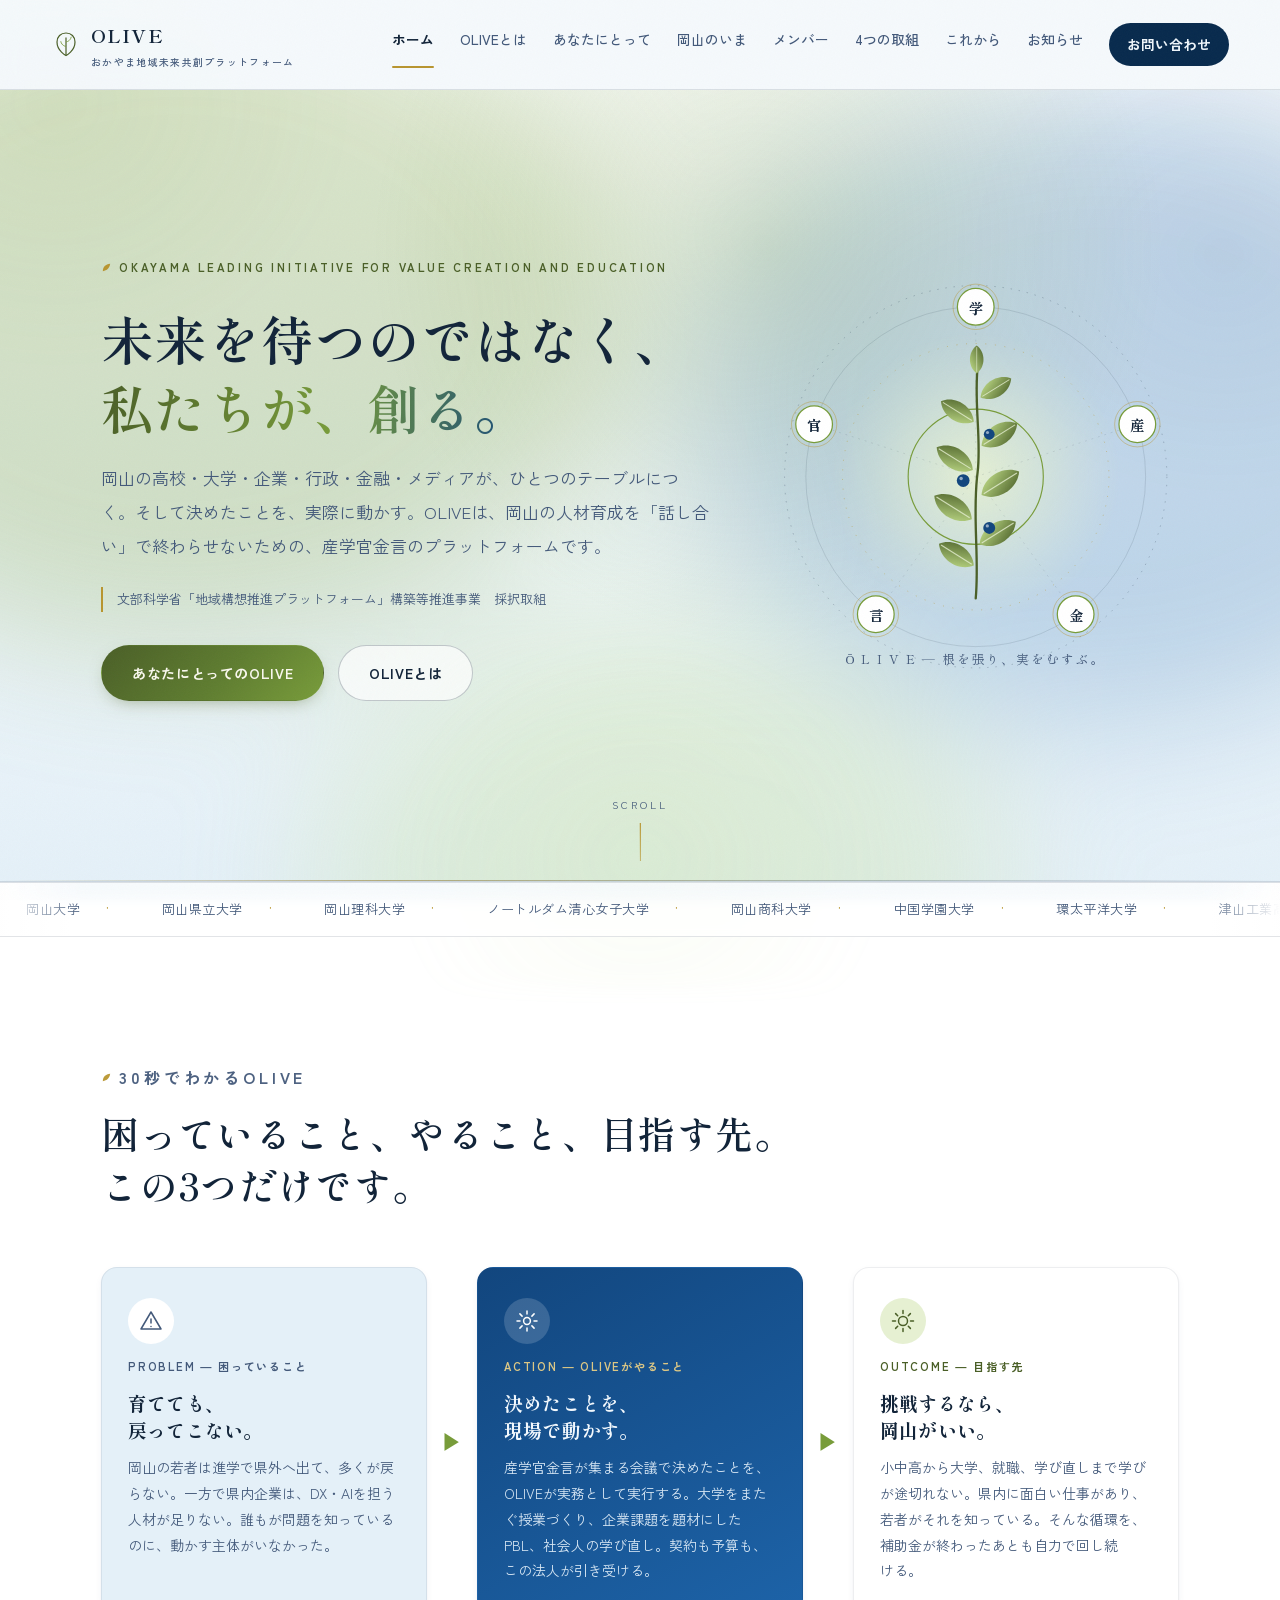
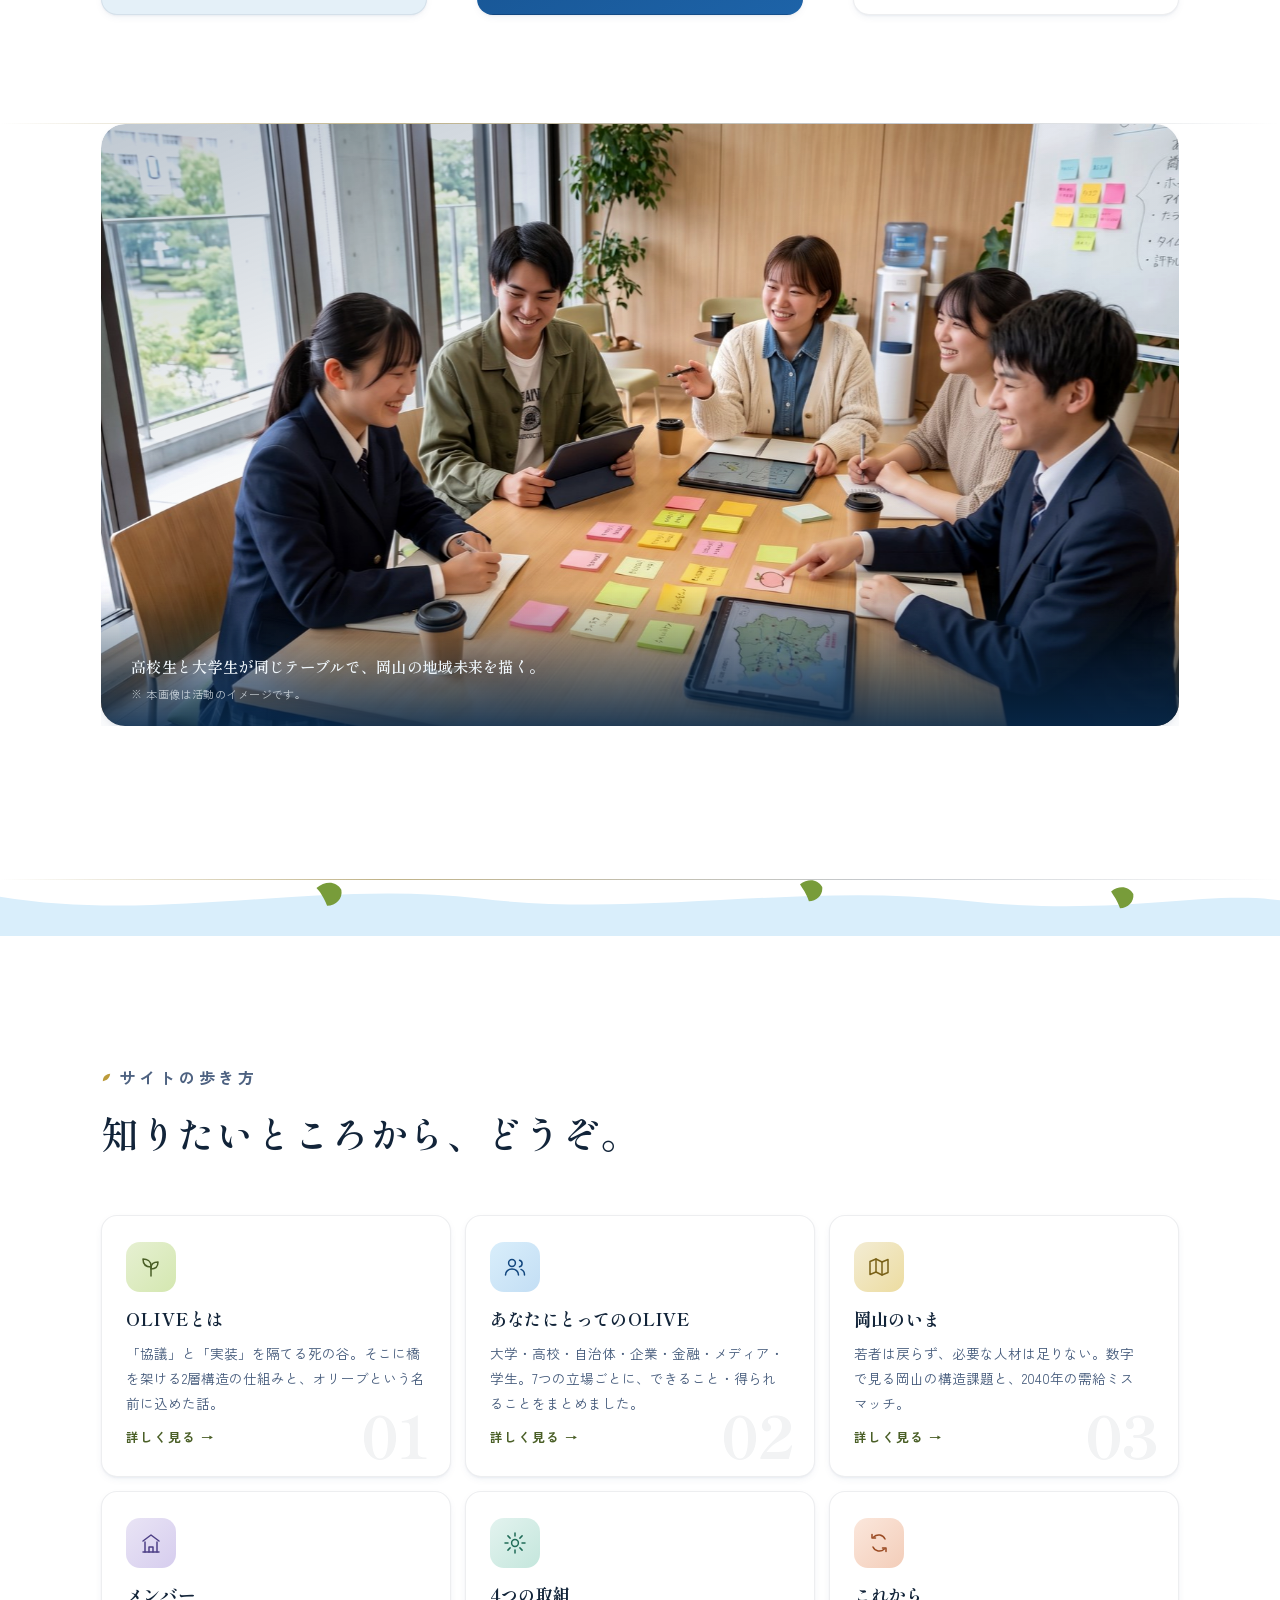
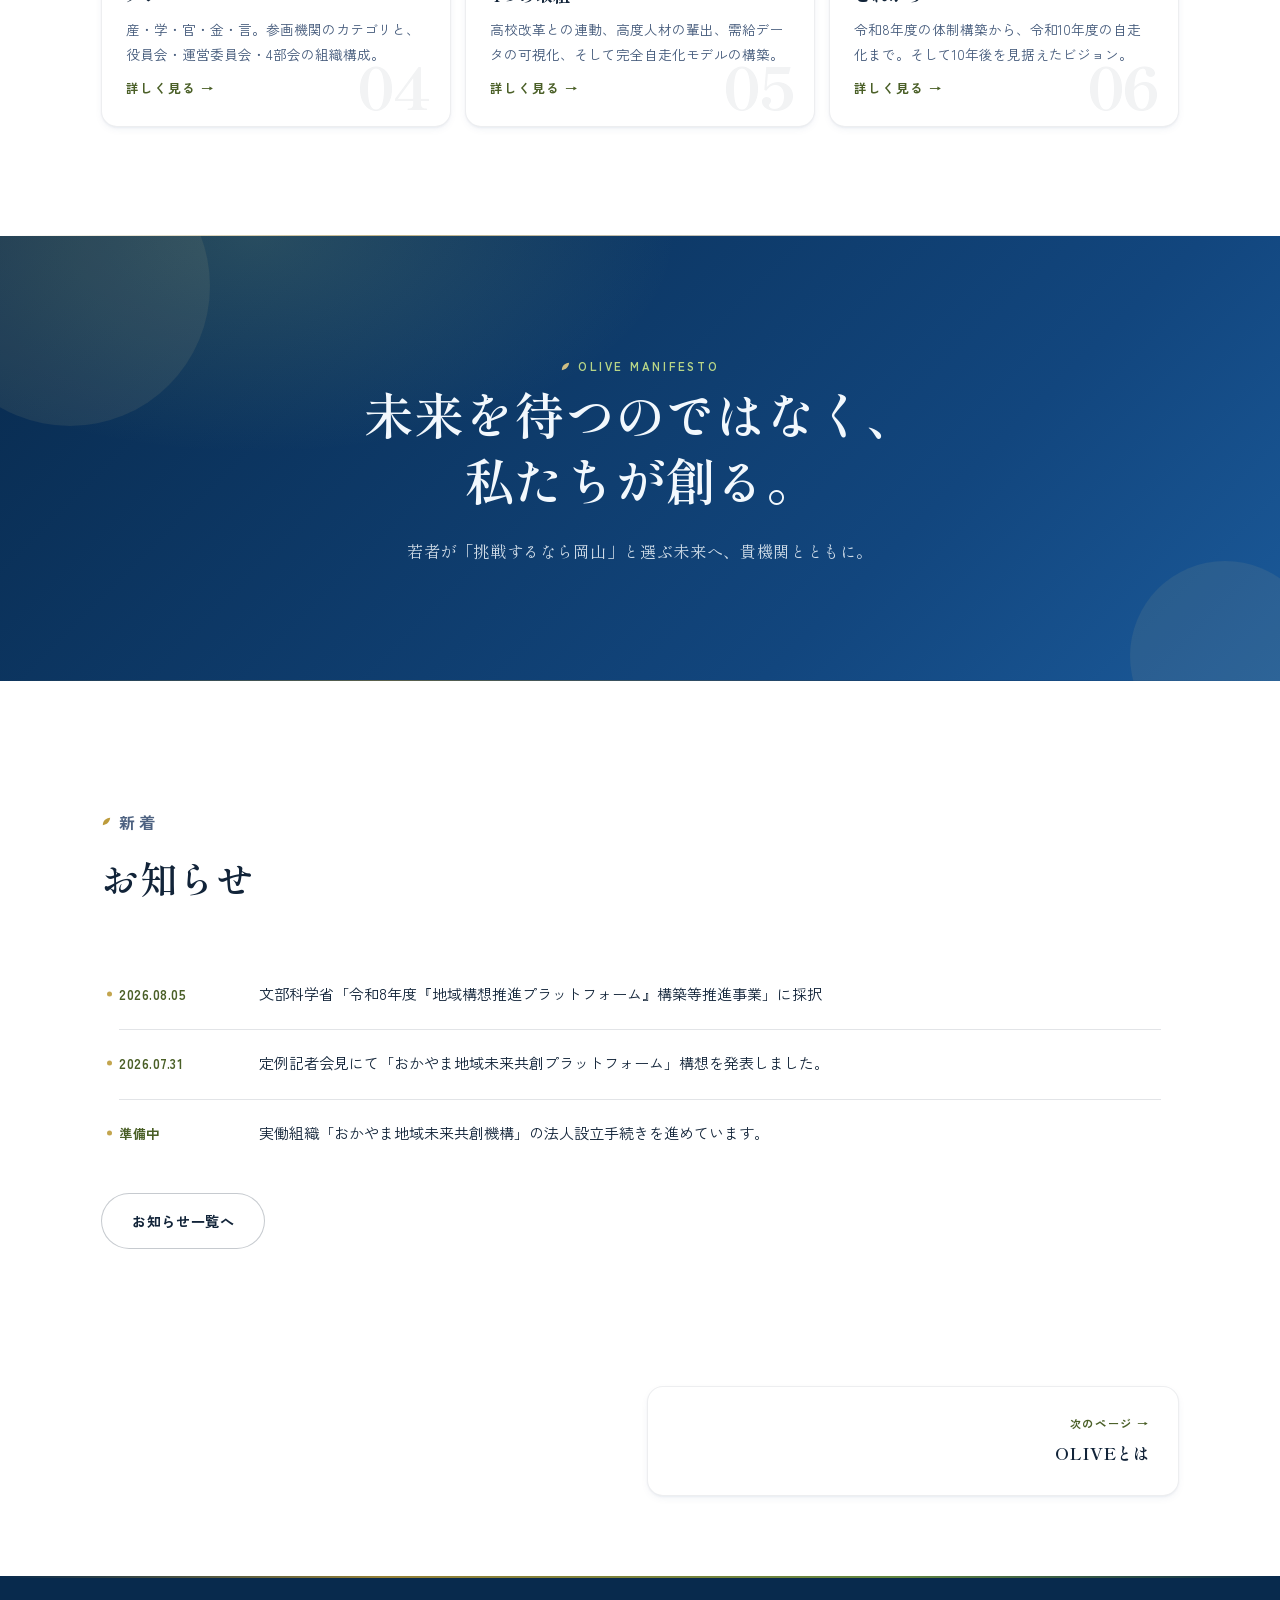
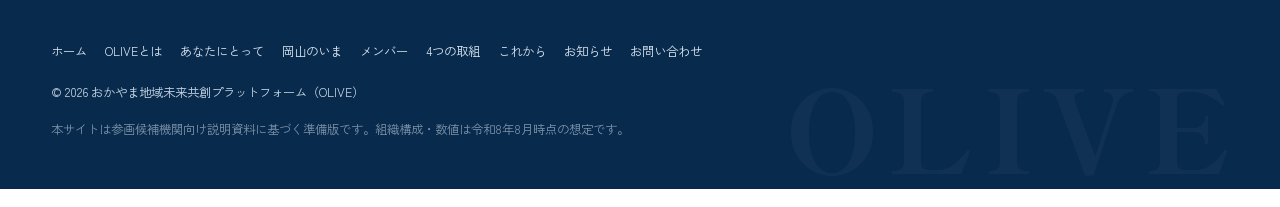
<file: index.html>
<!DOCTYPE html>
<html lang="ja" class="no-js">
<head>
<meta charset="UTF-8">
<meta name="viewport" content="width=device-width, initial-scale=1">
<title>ホーム｜OLIVE おかやま地域未来共創プラットフォーム</title>
<meta name="description" content="岡山の高校・大学・企業・行政・金融・メディアが手を組み、人材育成の構想を実行に移す「おかやま地域未来共創プラットフォーム（OLIVE）」の公式サイト。">

<link rel="preconnect" href="https://fonts.googleapis.com">
<link rel="preconnect" href="https://fonts.gstatic.com" crossorigin>
<link href="https://fonts.googleapis.com/css2?family=Shippori+Mincho:wght@500;600;700;800&family=Zen+Kaku+Gothic+New:wght@400;500;700;900&display=swap" rel="stylesheet">
<script>document.documentElement.classList.remove("no-js");</script>
<link rel="icon" href="data:image/svg+xml,%3Csvg xmlns='http://www.w3.org/2000/svg' viewBox='0 0 40 40'%3E%3Cpath d='M20 34C20 34 8 28 8 16C8 9 13 4 20 4C27 4 32 9 32 16C32 28 20 34 20 34Z' fill='none' stroke='%234f6329' stroke-width='2.6'/%3E%3Cpath d='M20 34V10' stroke='%234f6329' stroke-width='2.6'/%3E%3C/svg%3E">
<meta name="theme-color" content="#0a5ba8">
<meta property="og:type" content="website">
<meta property="og:site_name" content="おかやま地域未来共創プラットフォーム（OLIVE）">
<meta property="og:title" content="ホーム｜OLIVE">
<meta property="og:description" content="岡山の高校・高専・大学・企業・行政・金融・メディアが手を組み、人材育成の構想を実行に移す「おかやま地域未来共創プラットフォーム（OLIVE）」の公式サイト。">
<meta property="og:image" content="kodai-workshop.jpg">
<meta name="twitter:card" content="summary_large_image">
<link rel="stylesheet" href="style.css">
</head>
<body>
<a class="skip" href="#main">本文へスキップ</a>
<svg width="0" height="0" style="position:absolute" aria-hidden="true"><defs>
<symbol id="i-academy" viewBox="0 0 24 24"><path d="M3 9l9-5 9 5"/><path d="M4 20h16"/><path d="M6 20V9M10 20V9M14 20V9M18 20V9"/></symbol>
<symbol id="i-seedling" viewBox="0 0 24 24"><path d="M12 21V11"/><path d="M12 11C12 6 8 4 4 4c0 4 2 8 8 8Z"/><path d="M12 13C12 9 15 7 19 7c0 4-2 7-7 7Z"/></symbol>
<symbol id="i-roots" viewBox="0 0 24 24"><path d="M12 2v9"/><path d="M12 11c-3 0-5 3-6 9"/><path d="M12 11c3 0 5 3 6 9"/><path d="M12 11c-1.4 1.5-2 4.5-1.4 9"/><path d="M12 11c1.4 1.5 2 4.5 1.4 9"/></symbol>
<symbol id="i-dove" viewBox="0 0 24 24"><path d="M3 14c4 2.5 8 1.4 10-1.6-3 .2-5-1.6-5-4.6 3 .8 5 2.8 5 5.8 3-.6 5.4-3.4 6-7.4-2.6 3.6-6.4 5-10 5-2 0-4 .8-6 2.8Z"/></symbol>
<symbol id="i-cap" viewBox="0 0 24 24"><path d="M12 4 2 9l10 5 10-5-10-5Z"/><path d="M6 11.5V16c0 1.4 2.8 2.6 6 2.6s6-1.2 6-2.6v-4.5"/><path d="M21 9v5.5"/></symbol>
<symbol id="i-university" viewBox="0 0 24 24"><path d="M4 10l8-6 8 6"/><path d="M4 21h16"/><path d="M6 21V11M18 21V11M10 21v-5h4v5"/></symbol>
<symbol id="i-gov" viewBox="0 0 24 24"><path d="M4 10l8-6 8 6"/><path d="M4 21h16"/><path d="M6 21V11M10 21V11M14 21V11M18 21V11"/><path d="M12 4V1M12 1l3 1-3 1"/></symbol>
<symbol id="i-briefcase" viewBox="0 0 24 24"><rect x="3" y="8" width="18" height="12" rx="1.6"/><path d="M8 8V6a2 2 0 0 1 2-2h4a2 2 0 0 1 2 2v2"/><path d="M3 13.5h18"/></symbol>
<symbol id="i-coins" viewBox="0 0 24 24"><ellipse cx="12" cy="7" rx="7.5" ry="3"/><path d="M4.5 7v10c0 1.7 3.4 3 7.5 3s7.5-1.3 7.5-3V7"/><path d="M4.5 12c0 1.7 3.4 3 7.5 3s7.5-1.3 7.5-3"/></symbol>
<symbol id="i-speech" viewBox="0 0 24 24"><path d="M4 5h16v10H10l-4.5 4v-4H4Z"/><path d="M8 9h8M8 12h5"/></symbol>
<symbol id="i-book" viewBox="0 0 24 24"><path d="M4 5v14l8-3 8 3V5l-8-3-8 3Z"/><path d="M12 2v17"/></symbol>
<symbol id="i-cycle" viewBox="0 0 24 24"><path d="M18 8a7 7 0 0 0-11.3-2"/><path d="M6 16a7 7 0 0 0 11.3 2"/><path d="M5 3.5V7h3.5"/><path d="M19 20.5V17h-3.5"/></symbol>
<symbol id="i-alert" viewBox="0 0 24 24"><path d="M12 3 2 20h20L12 3Z"/><path d="M12 10v4M12 17.5v.01"/></symbol>
<symbol id="i-gear" viewBox="0 0 24 24"><circle cx="12" cy="12" r="3.4"/><path d="M12 2v3M12 19v3M2 12h3M19 12h3M4.9 4.9l2.2 2.2M16.9 16.9l2.2 2.2M19.1 4.9l-2.2 2.2M7.1 16.9l-2.2 2.2"/></symbol>
<symbol id="i-sun" viewBox="0 0 24 24"><circle cx="12" cy="12" r="4.5"/><path d="M12 1.5v3M12 19.5v3M1.5 12h3M19.5 12h3M4.6 4.6l2.1 2.1M17.3 17.3l2.1 2.1M19.4 4.6l-2.1 2.1M6.7 17.3l-2.1 2.1"/></symbol>
<symbol id="i-users" viewBox="0 0 24 24"><circle cx="9" cy="8" r="3.4"/><path d="M2.5 20c0-3.6 2.9-6 6.5-6s6.5 2.4 6.5 6"/><path d="M16.5 5.2a3.4 3.4 0 0 1 0 6.6"/><path d="M18 14.4c2.1.7 3.5 2.6 3.5 5.6"/></symbol>
<symbol id="i-check" viewBox="0 0 24 24"><path d="M4 12.5 9.5 18 20 6.5"/></symbol>
<symbol id="i-map" viewBox="0 0 24 24"><path d="M9 4 3 6.5v13L9 17l6 3 6-2.5v-13L15 7 9 4Z"/><path d="M9 4v13M15 7v13"/></symbol>
</defs></svg>
<div id="scrollProgress"></div>
<header class="site">
  <div class="nav-row">
    <a class="brand" href="index.html">
      <svg class="brand-mark" viewBox="0 0 40 40" fill="none" aria-hidden="true">
        <path d="M20 34C20 34 8 28 8 16C8 9 13 4 20 4C27 4 32 9 32 16C32 28 20 34 20 34Z" stroke="currentColor" stroke-width="1.6" style="color:var(--olive-deep)"/>
        <path d="M20 34V10" stroke="currentColor" stroke-width="1.6" style="color:var(--olive-deep)"/>
        <path d="M20 22C20 22 14 21 13 15" stroke="currentColor" stroke-width="1.2" style="color:var(--olive)"/>
        <path d="M20 16C20 16 26 15 27 9" stroke="currentColor" stroke-width="1.2" style="color:var(--olive)"/>
      </svg>
      <span class="brand-text">OLIVE<small>おかやま地域未来共創プラットフォーム</small></span>
    </a>
    <nav class="links" id="navLinks">
      <a href="index.html" class="active">ホーム</a>
      <a href="about.html">OLIVEとは</a>
      <a href="stakeholders.html">あなたにとって</a>
      <a href="issue.html">岡山のいま</a>
      <a href="members.html">メンバー</a>
      <a href="initiatives.html">4つの取組</a>
      <a href="roadmap.html">これから</a>
      <a href="news.html">お知らせ</a>
      <a href="contact.html">お問い合わせ</a>
    </nav>
    <button class="nav-toggle-btn" id="navToggleBtn" aria-label="メニューを開く" aria-expanded="false" aria-controls="navLinks">
      <svg viewBox="0 0 24 24" fill="none" stroke="currentColor" stroke-width="2" stroke-linecap="round"><path d="M3 6h18M3 12h18M3 18h18"/></svg>
    </button>
  </div>
</header>
<main id="main">
  <section class="hero" id="heroSection" style="padding-top:clamp(52px,8vw,92px);">
    <div class="hero-aurora" aria-hidden="true"><span></span><span></span><span></span></div>
    <div class="hero-glow" id="heroGlow" aria-hidden="true"></div>
    <div class="leaf-fall" aria-hidden="true"><i></i><i></i><i></i><i></i><i></i></div>
    <div class="wrap hero-grid">
      <div class="page-enter">
        <p class="eyebrow">Okayama Leading Initiative for Value creation and Education</p>
        <h1 class="hero-title"><span class="ln"><span>未来を待つのではなく、</span></span><span class="ln"><span><em>私たちが、創る。</em></span></span></h1>
        <p class="hero-lede">岡山の高校・大学・企業・行政・金融・メディアが、ひとつのテーブルにつく。そして決めたことを、実際に動かす。OLIVEは、岡山の人材育成を「話し合い」で終わらせないための、産学官金言のプラットフォームです。</p>
        <p class="hero-formal">文部科学省「地域構想推進プラットフォーム」構築等推進事業　採択取組</p>
        <div class="hero-cta">
          <a class="btn btn-primary" href="stakeholders.html">あなたにとってのOLIVE</a>
          <a class="btn btn-ghost" href="about.html">OLIVEとは</a>
        </div>
      </div>
      <div class="hero-tilt" id="heroTilt">
        <div class="hero-art float-slow" aria-hidden="true"><svg viewBox="0 0 420 420" width="100%" height="100%">
  <defs>
    <radialGradient id="hgGlow" cx="50%" cy="50%" r="50%">
      <stop offset="0%" stop-color="var(--olive-pale)" stop-opacity=".95"/>
      <stop offset="70%" stop-color="var(--olive-pale)" stop-opacity=".25"/>
      <stop offset="100%" stop-color="var(--olive-pale)" stop-opacity="0"/>
    </radialGradient>
    <linearGradient id="hgLeaf" x1="0" y1="0" x2="1" y2="1">
      <stop offset="0%" stop-color="var(--olive-light)"/>
      <stop offset="100%" stop-color="var(--olive-deep)"/>
    </linearGradient>
    <g id="hl">
      <path d="M0 0 C 8 -11 26 -11 34 0 C 26 11 8 11 0 0 Z" fill="url(#hgLeaf)"/>
      <path d="M2 0 L32 0" stroke="var(--olive-pale)" stroke-width=".9" opacity=".8"/>
    </g>
  </defs>
  <circle cx="210" cy="210" r="150" fill="url(#hgGlow)"/>
  <g class="orbit-spin"><circle cx="210" cy="210" r="198" fill="none" stroke="var(--line-strong)" stroke-width="1" stroke-dasharray="1.5 7"/></g>
  <g class="orbit-spin-r"><circle cx="210" cy="210" r="176" fill="none" stroke="var(--line)" stroke-width="1"/>
    <circle cx="210" cy="210" r="138" fill="none" stroke="var(--gold)" stroke-width=".8" stroke-dasharray="1 9" opacity=".65"/></g>
  <g stroke="var(--line)" stroke-width="1" stroke-dasharray="2 5" opacity=".9">
    <line x1="210" y1="210" x2="210.0" y2="34.0"/>
    <line x1="210" y1="210" x2="377.4" y2="155.6"/>
    <line x1="210" y1="210" x2="313.5" y2="352.4"/>
    <line x1="210" y1="210" x2="106.5" y2="352.4"/>
    <line x1="210" y1="210" x2="42.6" y2="155.6"/>
    </g>
  <g class="hub-pulse"><circle cx="210" cy="210" r="70" fill="none" stroke="var(--olive)" stroke-width="1.2"/></g>
  <g>
    <path d="M210 336 C 214 292 206 250 212 205 C 216 170 208 135 212 96" fill="none" stroke="var(--olive-deep)" stroke-width="2.4" stroke-linecap="round"/>
    <g class="float-fast">
      <use href="#hl" transform="translate(208 302) rotate(-148) scale(1.25)"/>
      <use href="#hl" transform="translate(214 280) rotate(-32) scale(1.3)"/>
      <use href="#hl" transform="translate(206 254) rotate(-148) scale(1.35)"/>
      <use href="#hl" transform="translate(216 229) rotate(-32) scale(1.35)"/>
      <use href="#hl" transform="translate(207 203) rotate(-148) scale(1.3)"/>
      <use href="#hl" transform="translate(216 178) rotate(-32) scale(1.28)"/>
      <use href="#hl" transform="translate(208 153) rotate(-148) scale(1.18)"/>
      <use href="#hl" transform="translate(215 128) rotate(-32) scale(1.1)"/>
      <use href="#hl" transform="translate(211 103) rotate(-90) scale(0.85)"/>
      </g>
    <g>
      <circle cx="224" cy="263" r="6.2" fill="var(--navy)"/><circle cx="222.0" cy="261.0" r="1.7" fill="#fff" opacity=".55"/>
      <circle cx="197" cy="214" r="6.6" fill="var(--navy)"/><circle cx="194.9" cy="211.9" r="1.8" fill="#fff" opacity=".55"/>
      <circle cx="224" cy="166" r="5.6" fill="var(--navy)"/><circle cx="222.2" cy="164.2" r="1.6" fill="#fff" opacity=".55"/>
      </g>
  </g>
  <g>
    <g class="hub-node"><circle cx="210.0" cy="34.0" r="19" fill="var(--card)" stroke="var(--olive)" stroke-width="1.3"/><circle cx="210.0" cy="34.0" r="23.5" fill="none" stroke="var(--gold)" stroke-width=".8" opacity=".55"/><text x="210.0" y="34.5" text-anchor="middle" dominant-baseline="central" font-family="var(--serif)" font-size="15" font-weight="700" fill="var(--ink)">学</text></g>
    <g class="hub-node"><circle cx="377.4" cy="155.6" r="19" fill="var(--card)" stroke="var(--olive)" stroke-width="1.3"/><circle cx="377.4" cy="155.6" r="23.5" fill="none" stroke="var(--gold)" stroke-width=".8" opacity=".55"/><text x="377.4" y="156.1" text-anchor="middle" dominant-baseline="central" font-family="var(--serif)" font-size="15" font-weight="700" fill="var(--ink)">産</text></g>
    <g class="hub-node"><circle cx="313.5" cy="352.4" r="19" fill="var(--card)" stroke="var(--olive)" stroke-width="1.3"/><circle cx="313.5" cy="352.4" r="23.5" fill="none" stroke="var(--gold)" stroke-width=".8" opacity=".55"/><text x="313.5" y="352.9" text-anchor="middle" dominant-baseline="central" font-family="var(--serif)" font-size="15" font-weight="700" fill="var(--ink)">金</text></g>
    <g class="hub-node"><circle cx="106.5" cy="352.4" r="19" fill="var(--card)" stroke="var(--olive)" stroke-width="1.3"/><circle cx="106.5" cy="352.4" r="23.5" fill="none" stroke="var(--gold)" stroke-width=".8" opacity=".55"/><text x="106.5" y="352.9" text-anchor="middle" dominant-baseline="central" font-family="var(--serif)" font-size="15" font-weight="700" fill="var(--ink)">言</text></g>
    <g class="hub-node"><circle cx="42.6" cy="155.6" r="19" fill="var(--card)" stroke="var(--olive)" stroke-width="1.3"/><circle cx="42.6" cy="155.6" r="23.5" fill="none" stroke="var(--gold)" stroke-width=".8" opacity=".55"/><text x="42.6" y="156.1" text-anchor="middle" dominant-baseline="central" font-family="var(--serif)" font-size="15" font-weight="700" fill="var(--ink)">官</text></g>
    </g>
  <text x="210" y="404" text-anchor="middle" font-family="var(--serif)" font-size="13" fill="var(--ink-soft)" letter-spacing="2">Ō L I V E — 根を張り、実をむすぶ。</text>
</svg></div>
      </div>
    </div>
    <div class="scroll-cue" aria-hidden="true"><span>Scroll</span><i></i></div>
  </section>

  <div class="marquee" aria-hidden="true"><div class="marquee-track">
<span>岡山大学</span><span>岡山県立大学</span><span>岡山理科大学</span><span>ノートルダム清心女子大学</span><span>岡山商科大学</span><span>中国学園大学</span><span>環太平洋大学</span><span>津山工業高等専門学校</span><span>岡山県</span><span>岡山市</span><span>倉敷市</span><span>真庭市</span><span>岡山経済同友会</span><span>岡山県商工会議所連合会</span><span>岡山県銀行協会</span><span>山陽新聞社</span><span>テレビせとうち</span><span>大学コンソーシアム岡山</span><span>OI-Start</span>
<span>岡山大学</span><span>岡山県立大学</span><span>岡山理科大学</span><span>ノートルダム清心女子大学</span><span>岡山商科大学</span><span>中国学園大学</span><span>環太平洋大学</span><span>津山工業高等専門学校</span><span>岡山県</span><span>岡山市</span><span>倉敷市</span><span>真庭市</span><span>岡山経済同友会</span><span>岡山県商工会議所連合会</span><span>岡山県銀行協会</span><span>山陽新聞社</span><span>テレビせとうち</span><span>大学コンソーシアム岡山</span><span>OI-Start</span>
</div></div>

  <section id="overview">
    <div class="wrap">
      <div class="section-head reveal">
        <p class="eyebrow">30秒でわかるOLIVE</p>
        <h2>困っていること、やること、目指す先。この3つだけです。</h2>
      </div>
      <div class="steps3 stagger">
        <div class="step3 s-problem">
          <div class="s3-ic"><svg class="ico"><use href="#i-alert"/></svg></div>
          <div class="lbl">Problem ― 困っていること</div>
          <h3>育てても、<br>戻ってこない。</h3>
          <p>岡山の若者は進学で県外へ出て、多くが戻らない。一方で県内企業は、DX・AIを担う人材が足りない。誰もが問題を知っているのに、動かす主体がいなかった。</p>
        </div>
        <div class="step3-arrow" aria-hidden="true">▶</div>
        <div class="step3 s-olive">
          <div class="s3-ic"><svg class="ico"><use href="#i-gear"/></svg></div>
          <div class="lbl">Action ― OLIVEがやること</div>
          <h3>決めたことを、<br>現場で動かす。</h3>
          <p>産学官金言が集まる会議で決めたことを、OLIVEが実務として実行する。大学をまたぐ授業づくり、企業課題を題材にしたPBL、社会人の学び直し。契約も予算も、この法人が引き受ける。</p>
        </div>
        <div class="step3-arrow" aria-hidden="true">▶</div>
        <div class="step3 s-future">
          <div class="s3-ic"><svg class="ico"><use href="#i-sun"/></svg></div>
          <div class="lbl">Outcome ― 目指す先</div>
          <h3>挑戦するなら、<br>岡山がいい。</h3>
          <p>小中高から大学、就職、学び直しまで学びが途切れない。県内に面白い仕事があり、若者がそれを知っている。そんな循環を、補助金が終わったあとも自力で回し続ける。</p>
        </div>
      </div>
    </div>
  </section>

  <section id="photo-kodai" style="padding-top:0; border-bottom:none;">
    <div class="wrap">
      <figure class="photo-band reveal wipe"><img src="kodai-workshop.jpg" alt="高校生と大学生・大学職員が付箋を使って岡山の地域課題を話し合っている様子" loading="lazy" decoding="async" width="1600" height="893"><figcaption>高校生と大学生が同じテーブルで、岡山の地域未来を描く。<span class="cap-note">※ 本画像は活動のイメージです。</span></figcaption></figure>
    </div>
  </section>

  <div class="sea-band" aria-hidden="true"><svg viewBox="0 0 1440 64" preserveAspectRatio="none">
<path d="M0 20 C 180 50, 360 0, 540 22 C 720 44, 900 4, 1080 24 C 1260 44, 1350 12, 1440 24 L1440 64 L0 64 Z" fill="var(--sea-pale)"/>
<g fill="var(--olive)"><path d="M356 10c10-8 22-8 28 2 2 10-6 18-16 18-4-10-8-16-12-20z"/><path d="M900 6c9-7 20-6 25 3 1 9-6 16-15 16-3-9-7-14-10-19z"/><path d="M1250 14c9-7 20-6 25 3 1 9-6 16-15 16-3-9-7-14-10-19z"/></g>
</svg></div>

  <section id="gates">
    <div class="wrap">
      <div class="section-head reveal">
        <p class="eyebrow">サイトの歩き方</p>
        <h2>知りたいところから、どうぞ。</h2>
      </div>
      <div class="gate-grid stagger">
        <a class="gate tilt-card" href="about.html">
          <div class="g-ic"><svg class="ico"><use href="#i-seedling"/></svg></div>
          <h3>OLIVEとは</h3>
          <p>「協議」と「実装」を隔てる死の谷。そこに橋を架ける2層構造の仕組みと、オリーブという名前に込めた話。</p>
          <span class="go">詳しく見る →</span>
        </a>
<a class="gate tilt-card" href="stakeholders.html">
          <div class="g-ic"><svg class="ico"><use href="#i-users"/></svg></div>
          <h3>あなたにとってのOLIVE</h3>
          <p>大学・高校・自治体・企業・金融・メディア・学生。7つの立場ごとに、できること・得られることをまとめました。</p>
          <span class="go">詳しく見る →</span>
        </a>
<a class="gate tilt-card" href="issue.html">
          <div class="g-ic"><svg class="ico"><use href="#i-map"/></svg></div>
          <h3>岡山のいま</h3>
          <p>若者は戻らず、必要な人材は足りない。数字で見る岡山の構造課題と、2040年の需給ミスマッチ。</p>
          <span class="go">詳しく見る →</span>
        </a>
<a class="gate tilt-card" href="members.html">
          <div class="g-ic"><svg class="ico"><use href="#i-university"/></svg></div>
          <h3>メンバー</h3>
          <p>産・学・官・金・言。参画機関のカテゴリと、役員会・運営委員会・4部会の組織構成。</p>
          <span class="go">詳しく見る →</span>
        </a>
<a class="gate tilt-card" href="initiatives.html">
          <div class="g-ic"><svg class="ico"><use href="#i-gear"/></svg></div>
          <h3>4つの取組</h3>
          <p>高校改革との連動、高度人材の輩出、需給データの可視化、そして完全自走化モデルの構築。</p>
          <span class="go">詳しく見る →</span>
        </a>
<a class="gate tilt-card" href="roadmap.html">
          <div class="g-ic"><svg class="ico"><use href="#i-cycle"/></svg></div>
          <h3>これから</h3>
          <p>令和8年度の体制構築から、令和10年度の自走化まで。そして10年後を見据えたビジョン。</p>
          <span class="go">詳しく見る →</span>
        </a>
      </div>
    </div>
  </section>

  <section style="border-bottom:none; padding-top:0; padding-bottom:0;">
    <div class="quote-band">
      <div class="orb float-slow" style="width:280px; height:280px; top:-90px; left:-70px;"></div>
      <div class="orb float-fast" style="width:190px; height:190px; bottom:-70px; right:-40px;"></div>
      <p class="eyebrow" style="color:var(--olive-light); position:relative; z-index:1;">OLIVE Manifesto</p>
      <h2>未来を待つのではなく、<br>私たちが創る。</h2>
      <p class="sub">若者が「挑戦するなら岡山」と選ぶ未来へ、貴機関とともに。</p>
    </div>
  </section>

  <section id="latest">
    <div class="wrap">
      <div class="section-head reveal">
        <p class="eyebrow">新着</p>
        <h2>お知らせ</h2>
      </div>
      <div class="news-list stagger" id="newsList" data-limit="3"></div>
      <noscript><p style="padding:18px 0; color:var(--ink-soft); font-size:.9rem;">お知らせの一覧を表示するにはJavaScriptを有効にしてください。</p></noscript>
      <div style="margin-top:26px;"><a class="btn btn-ghost" href="news.html">お知らせ一覧へ</a></div>
    </div>
  </section>

</main>
<div class="wrap"><div class="pager">
<a class="next" href="about.html"><span class="dir">次のページ →</span><span class="ttl">OLIVEとは</span></a>
</div></div>
<footer>
  <span>© 2026 おかやま地域未来共創プラットフォーム（OLIVE）</span>
  <span class="fnav"><a href="index.html">ホーム</a> <a href="about.html">OLIVEとは</a> <a href="stakeholders.html">あなたにとって</a> <a href="issue.html">岡山のいま</a> <a href="members.html">メンバー</a> <a href="initiatives.html">4つの取組</a> <a href="roadmap.html">これから</a> <a href="news.html">お知らせ</a> <a href="contact.html">お問い合わせ</a></span>
  <span class="f-note">本サイトは参画候補機関向け説明資料に基づく準備版です。組織構成・数値は令和8年8月時点の想定です。</span>
</footer>
<button class="back-to-top" id="backToTop" aria-label="ページ上部へ戻る">↑</button>
<script src="news.js"></script>
<script src="site.js"></script>

</body>
</html>
</file>
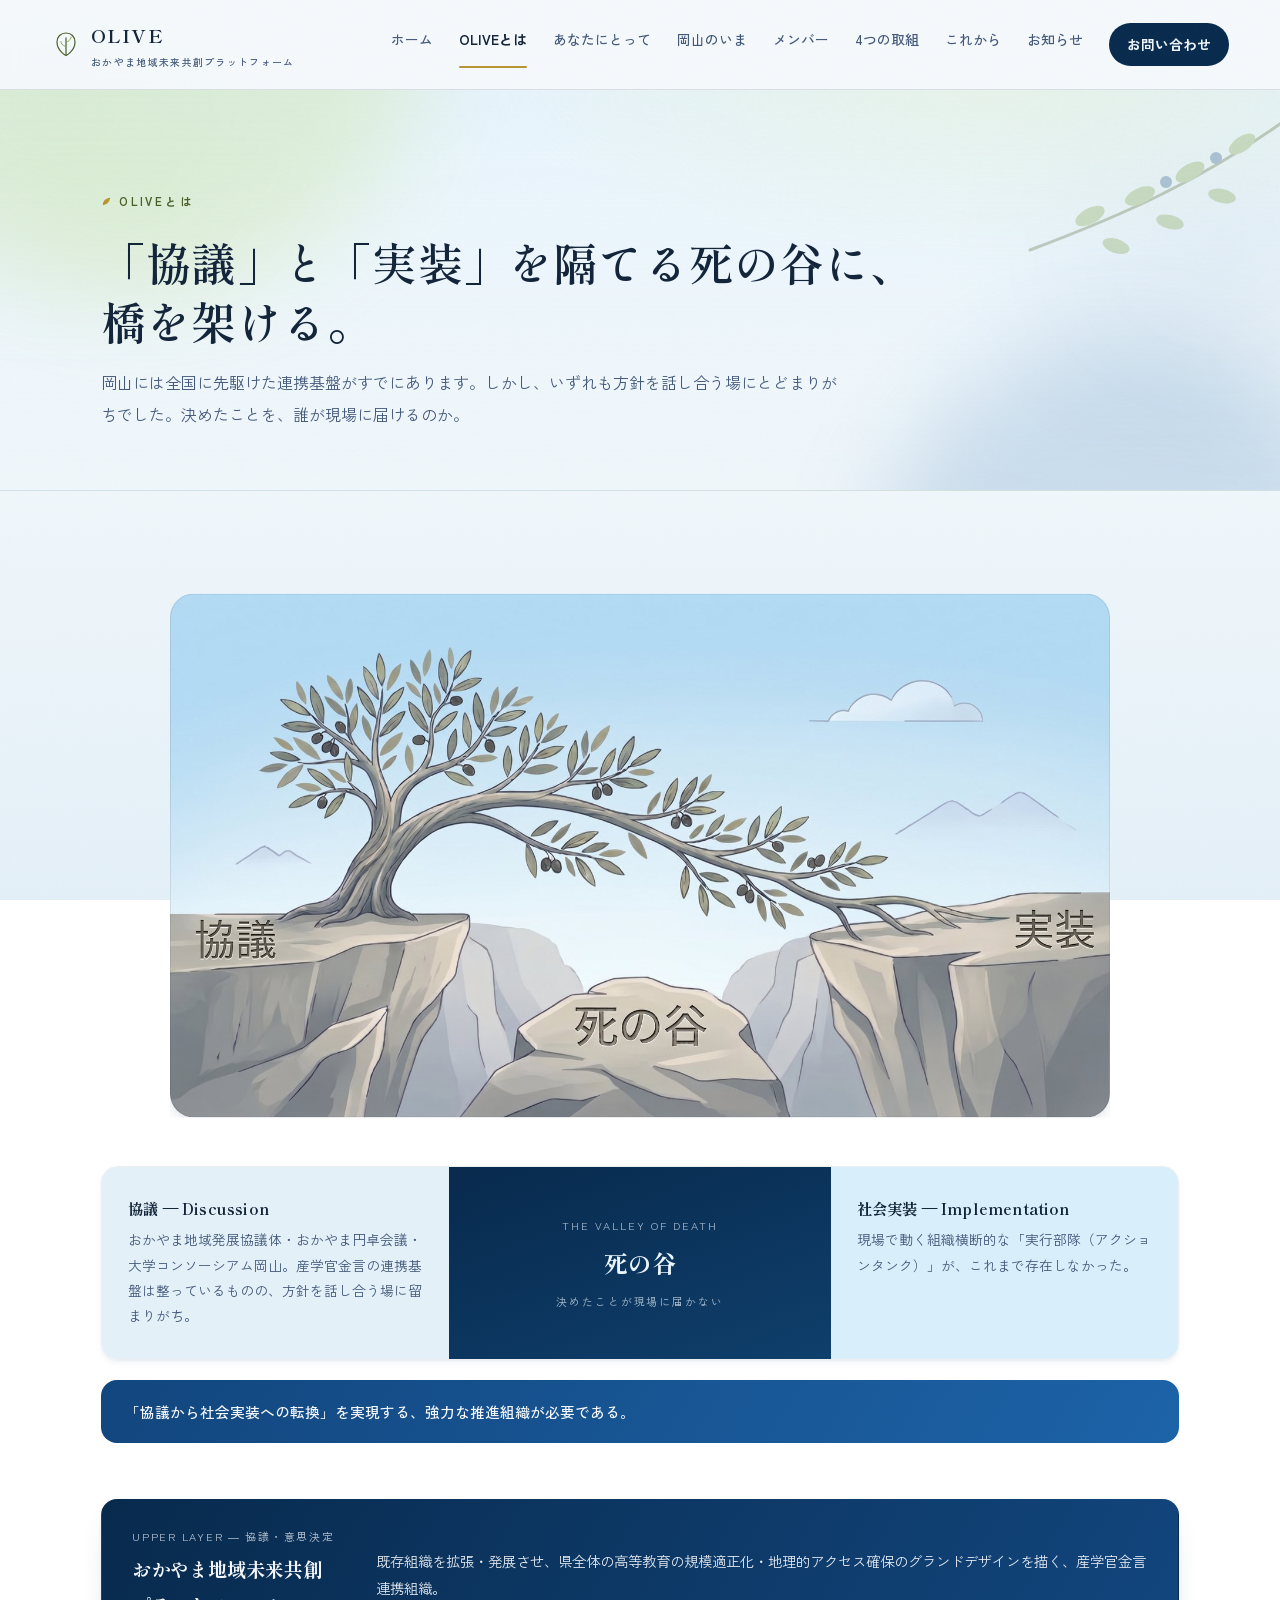
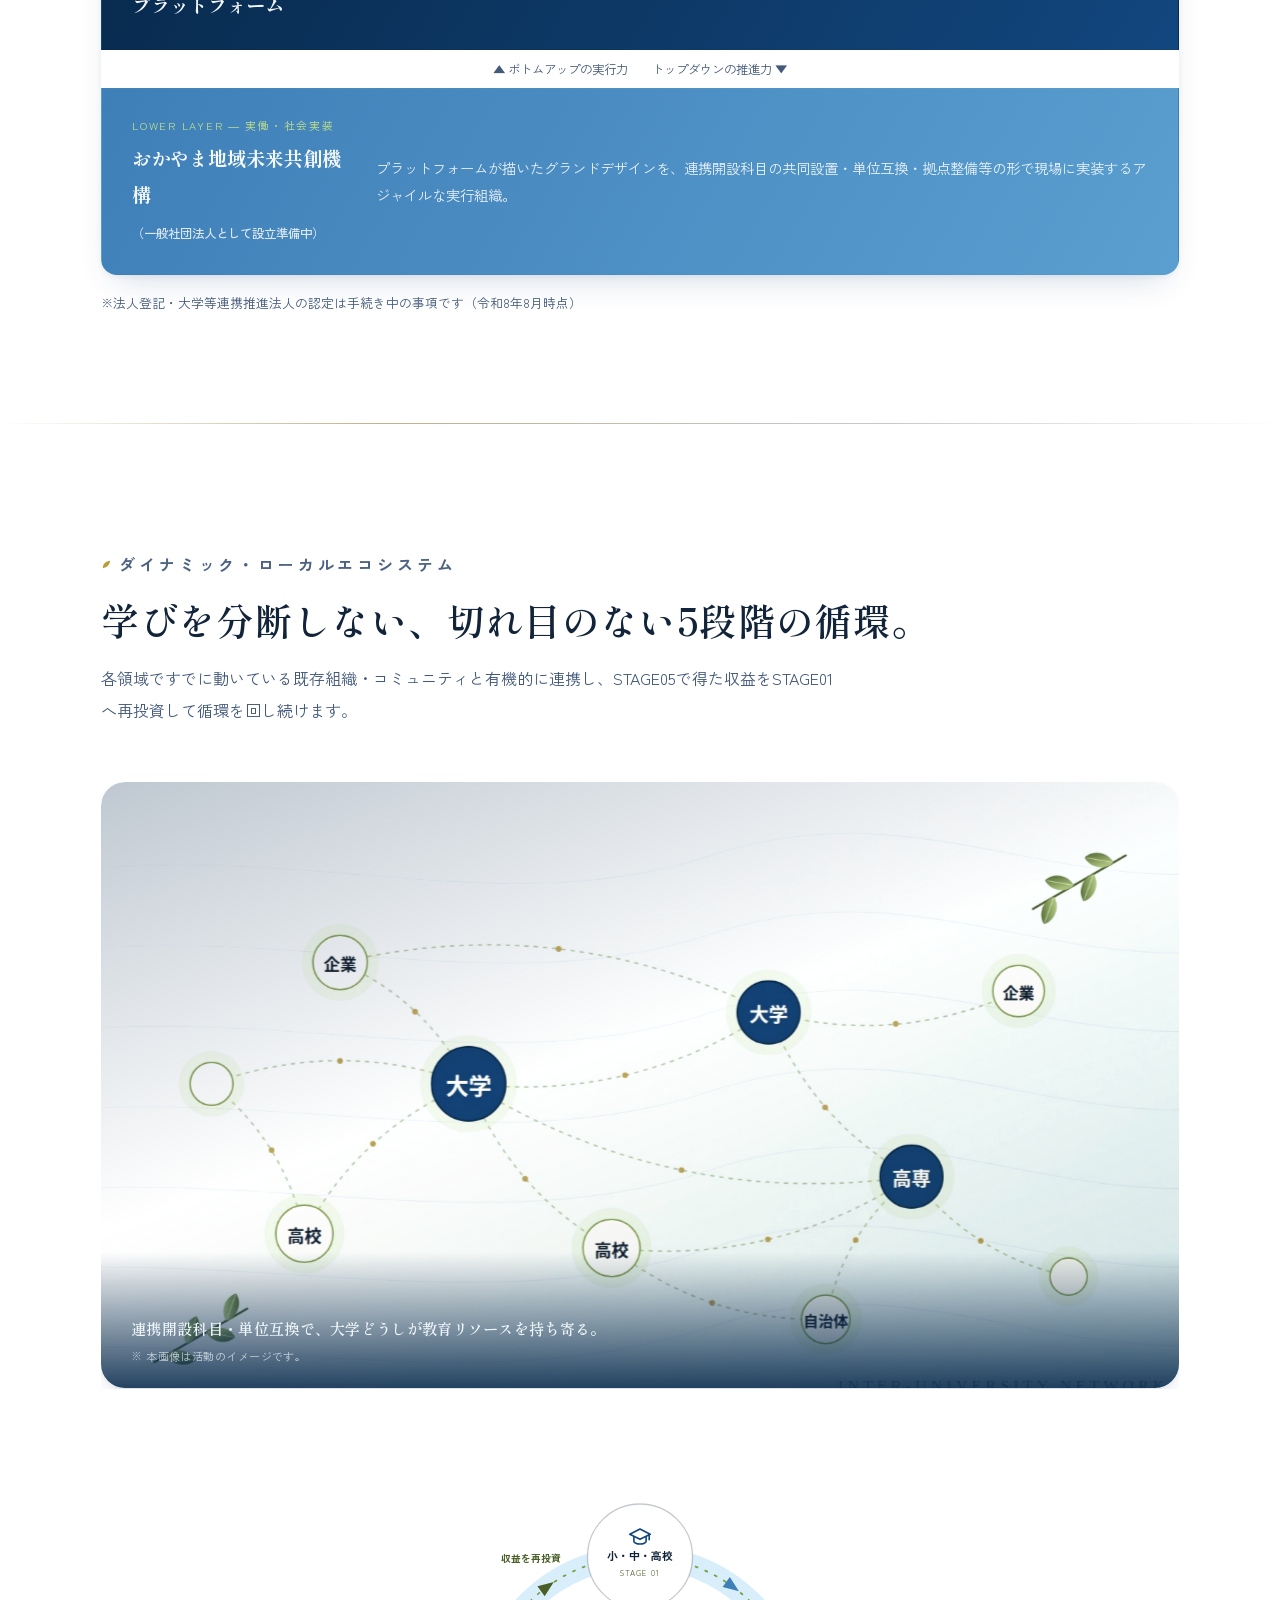
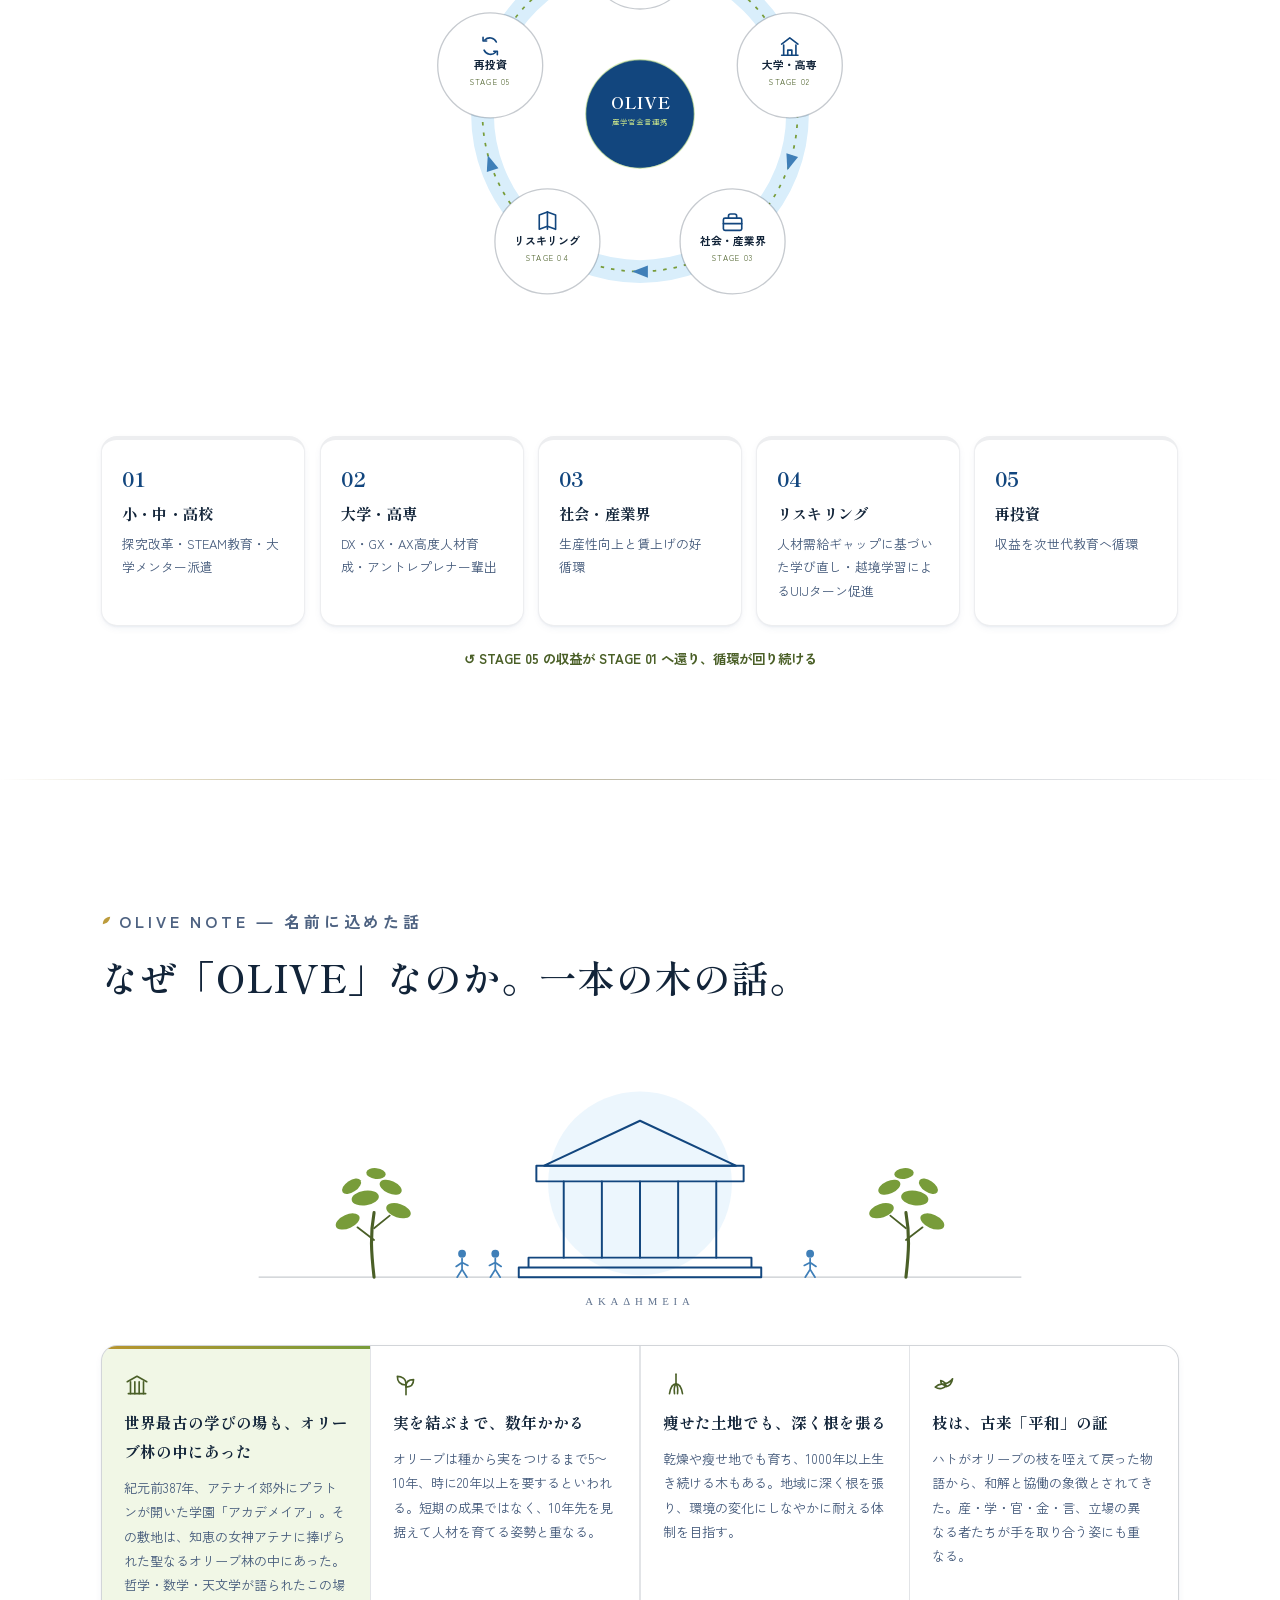
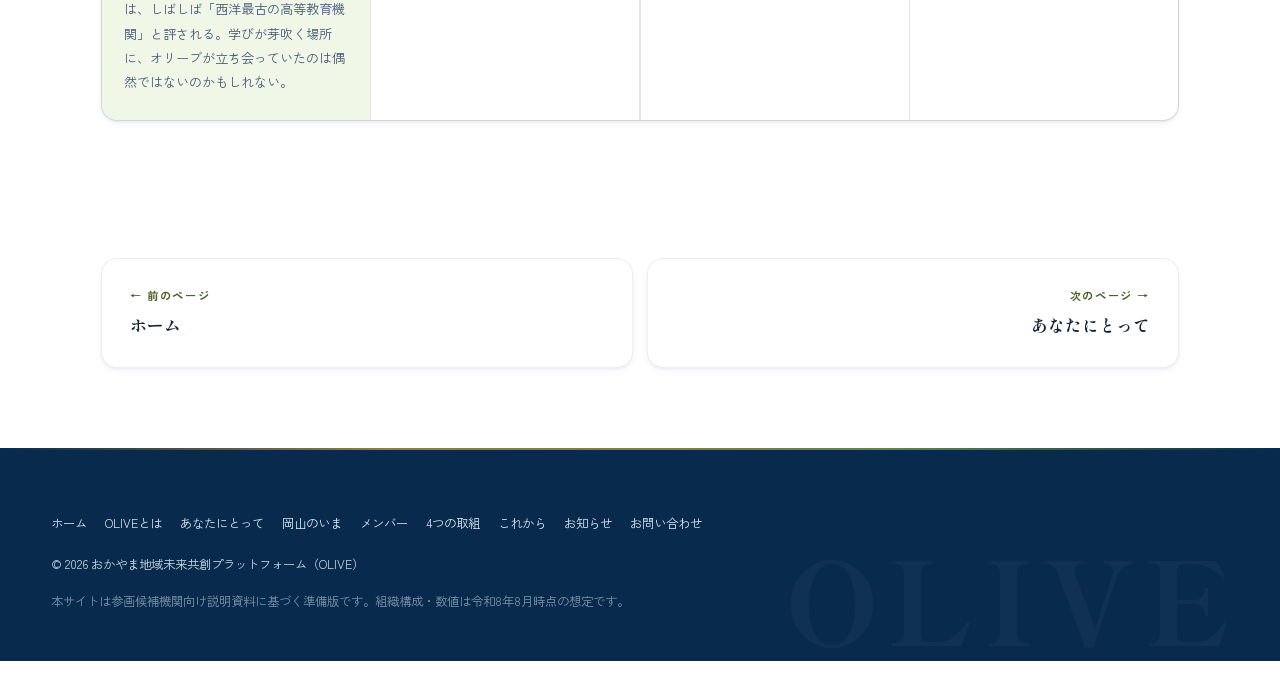
<file: about.html>
<!DOCTYPE html>
<html lang="ja" class="no-js">
<head>
<meta charset="UTF-8">
<meta name="viewport" content="width=device-width, initial-scale=1">
<title>OLIVEとは｜OLIVE おかやま地域未来共創プラットフォーム</title>
<meta name="description" content="協議と実装を隔てる「死の谷」に橋を架けるOLIVEの2層構造、5段階のエコシステム、そして「OLIVE」という名前の由来。">

<link rel="preconnect" href="https://fonts.googleapis.com">
<link rel="preconnect" href="https://fonts.gstatic.com" crossorigin>
<link href="https://fonts.googleapis.com/css2?family=Shippori+Mincho:wght@500;600;700;800&family=Zen+Kaku+Gothic+New:wght@400;500;700;900&display=swap" rel="stylesheet">
<script>document.documentElement.classList.remove("no-js");</script>
<link rel="icon" href="data:image/svg+xml,%3Csvg xmlns='http://www.w3.org/2000/svg' viewBox='0 0 40 40'%3E%3Cpath d='M20 34C20 34 8 28 8 16C8 9 13 4 20 4C27 4 32 9 32 16C32 28 20 34 20 34Z' fill='none' stroke='%234f6329' stroke-width='2.6'/%3E%3Cpath d='M20 34V10' stroke='%234f6329' stroke-width='2.6'/%3E%3C/svg%3E">
<meta name="theme-color" content="#0a5ba8">
<meta property="og:type" content="website">
<meta property="og:site_name" content="おかやま地域未来共創プラットフォーム（OLIVE）">
<meta property="og:title" content="OLIVEとは｜OLIVE">
<meta property="og:description" content="協議と実装を隔てる「死の谷」に橋を架けるOLIVEの2層構造、5段階のエコシステム、そして「OLIVE」という名前の由来。">
<meta property="og:image" content="kodai-workshop.jpg">
<meta name="twitter:card" content="summary_large_image">
<link rel="stylesheet" href="style.css">
</head>
<body>
<a class="skip" href="#main">本文へスキップ</a>
<svg width="0" height="0" style="position:absolute" aria-hidden="true"><defs>
<symbol id="i-academy" viewBox="0 0 24 24"><path d="M3 9l9-5 9 5"/><path d="M4 20h16"/><path d="M6 20V9M10 20V9M14 20V9M18 20V9"/></symbol>
<symbol id="i-seedling" viewBox="0 0 24 24"><path d="M12 21V11"/><path d="M12 11C12 6 8 4 4 4c0 4 2 8 8 8Z"/><path d="M12 13C12 9 15 7 19 7c0 4-2 7-7 7Z"/></symbol>
<symbol id="i-roots" viewBox="0 0 24 24"><path d="M12 2v9"/><path d="M12 11c-3 0-5 3-6 9"/><path d="M12 11c3 0 5 3 6 9"/><path d="M12 11c-1.4 1.5-2 4.5-1.4 9"/><path d="M12 11c1.4 1.5 2 4.5 1.4 9"/></symbol>
<symbol id="i-dove" viewBox="0 0 24 24"><path d="M3 14c4 2.5 8 1.4 10-1.6-3 .2-5-1.6-5-4.6 3 .8 5 2.8 5 5.8 3-.6 5.4-3.4 6-7.4-2.6 3.6-6.4 5-10 5-2 0-4 .8-6 2.8Z"/></symbol>
<symbol id="i-cap" viewBox="0 0 24 24"><path d="M12 4 2 9l10 5 10-5-10-5Z"/><path d="M6 11.5V16c0 1.4 2.8 2.6 6 2.6s6-1.2 6-2.6v-4.5"/><path d="M21 9v5.5"/></symbol>
<symbol id="i-university" viewBox="0 0 24 24"><path d="M4 10l8-6 8 6"/><path d="M4 21h16"/><path d="M6 21V11M18 21V11M10 21v-5h4v5"/></symbol>
<symbol id="i-gov" viewBox="0 0 24 24"><path d="M4 10l8-6 8 6"/><path d="M4 21h16"/><path d="M6 21V11M10 21V11M14 21V11M18 21V11"/><path d="M12 4V1M12 1l3 1-3 1"/></symbol>
<symbol id="i-briefcase" viewBox="0 0 24 24"><rect x="3" y="8" width="18" height="12" rx="1.6"/><path d="M8 8V6a2 2 0 0 1 2-2h4a2 2 0 0 1 2 2v2"/><path d="M3 13.5h18"/></symbol>
<symbol id="i-coins" viewBox="0 0 24 24"><ellipse cx="12" cy="7" rx="7.5" ry="3"/><path d="M4.5 7v10c0 1.7 3.4 3 7.5 3s7.5-1.3 7.5-3V7"/><path d="M4.5 12c0 1.7 3.4 3 7.5 3s7.5-1.3 7.5-3"/></symbol>
<symbol id="i-speech" viewBox="0 0 24 24"><path d="M4 5h16v10H10l-4.5 4v-4H4Z"/><path d="M8 9h8M8 12h5"/></symbol>
<symbol id="i-book" viewBox="0 0 24 24"><path d="M4 5v14l8-3 8 3V5l-8-3-8 3Z"/><path d="M12 2v17"/></symbol>
<symbol id="i-cycle" viewBox="0 0 24 24"><path d="M18 8a7 7 0 0 0-11.3-2"/><path d="M6 16a7 7 0 0 0 11.3 2"/><path d="M5 3.5V7h3.5"/><path d="M19 20.5V17h-3.5"/></symbol>
<symbol id="i-alert" viewBox="0 0 24 24"><path d="M12 3 2 20h20L12 3Z"/><path d="M12 10v4M12 17.5v.01"/></symbol>
<symbol id="i-gear" viewBox="0 0 24 24"><circle cx="12" cy="12" r="3.4"/><path d="M12 2v3M12 19v3M2 12h3M19 12h3M4.9 4.9l2.2 2.2M16.9 16.9l2.2 2.2M19.1 4.9l-2.2 2.2M7.1 16.9l-2.2 2.2"/></symbol>
<symbol id="i-sun" viewBox="0 0 24 24"><circle cx="12" cy="12" r="4.5"/><path d="M12 1.5v3M12 19.5v3M1.5 12h3M19.5 12h3M4.6 4.6l2.1 2.1M17.3 17.3l2.1 2.1M19.4 4.6l-2.1 2.1M6.7 17.3l-2.1 2.1"/></symbol>
<symbol id="i-users" viewBox="0 0 24 24"><circle cx="9" cy="8" r="3.4"/><path d="M2.5 20c0-3.6 2.9-6 6.5-6s6.5 2.4 6.5 6"/><path d="M16.5 5.2a3.4 3.4 0 0 1 0 6.6"/><path d="M18 14.4c2.1.7 3.5 2.6 3.5 5.6"/></symbol>
<symbol id="i-check" viewBox="0 0 24 24"><path d="M4 12.5 9.5 18 20 6.5"/></symbol>
<symbol id="i-map" viewBox="0 0 24 24"><path d="M9 4 3 6.5v13L9 17l6 3 6-2.5v-13L15 7 9 4Z"/><path d="M9 4v13M15 7v13"/></symbol>
</defs></svg>
<div id="scrollProgress"></div>
<header class="site">
  <div class="nav-row">
    <a class="brand" href="index.html">
      <svg class="brand-mark" viewBox="0 0 40 40" fill="none" aria-hidden="true">
        <path d="M20 34C20 34 8 28 8 16C8 9 13 4 20 4C27 4 32 9 32 16C32 28 20 34 20 34Z" stroke="currentColor" stroke-width="1.6" style="color:var(--olive-deep)"/>
        <path d="M20 34V10" stroke="currentColor" stroke-width="1.6" style="color:var(--olive-deep)"/>
        <path d="M20 22C20 22 14 21 13 15" stroke="currentColor" stroke-width="1.2" style="color:var(--olive)"/>
        <path d="M20 16C20 16 26 15 27 9" stroke="currentColor" stroke-width="1.2" style="color:var(--olive)"/>
      </svg>
      <span class="brand-text">OLIVE<small>おかやま地域未来共創プラットフォーム</small></span>
    </a>
    <nav class="links" id="navLinks">
      <a href="index.html">ホーム</a>
      <a href="about.html" class="active">OLIVEとは</a>
      <a href="stakeholders.html">あなたにとって</a>
      <a href="issue.html">岡山のいま</a>
      <a href="members.html">メンバー</a>
      <a href="initiatives.html">4つの取組</a>
      <a href="roadmap.html">これから</a>
      <a href="news.html">お知らせ</a>
      <a href="contact.html">お問い合わせ</a>
    </nav>
    <button class="nav-toggle-btn" id="navToggleBtn" aria-label="メニューを開く" aria-expanded="false" aria-controls="navLinks">
      <svg viewBox="0 0 24 24" fill="none" stroke="currentColor" stroke-width="2" stroke-linecap="round"><path d="M3 6h18M3 12h18M3 18h18"/></svg>
    </button>
  </div>
</header>
<main id="main">
  <div class="page-head-band">
    <div class="wrap">
      <svg class="ph-deco" viewBox="0 0 300 200" aria-hidden="true">
<path d="M10 180 C 90 150, 190 110, 292 30" stroke="var(--olive-deep)" stroke-width="3" fill="none" stroke-linecap="round"/>
<g fill="var(--olive)">
  <ellipse cx="70" cy="146" rx="16" ry="8" transform="rotate(-28 70 146)"/>
  <ellipse cx="120" cy="126" rx="16" ry="8" transform="rotate(-24 120 126)"/>
  <ellipse cx="170" cy="102" rx="16" ry="8" transform="rotate(-30 170 102)"/>
  <ellipse cx="222" cy="74" rx="15" ry="7.5" transform="rotate(-34 222 74)"/>
  <ellipse cx="96" cy="176" rx="14" ry="7" transform="rotate(18 96 176)"/>
  <ellipse cx="150" cy="152" rx="14" ry="7" transform="rotate(14 150 152)"/>
  <ellipse cx="202" cy="126" rx="14" ry="7" transform="rotate(12 202 126)"/>
</g>
<g fill="var(--navy)"><circle cx="146" cy="112" r="6"/><circle cx="196" cy="88" r="6"/></g>
</svg>
      <div class="ph-inner page-enter">
        <p class="eyebrow">OLIVEとは</p>
        <h1>「協議」と「実装」を隔てる死の谷に、橋を架ける。</h1>
        <p class="ph-lede">岡山には全国に先駆けた連携基盤がすでにあります。しかし、いずれも方針を話し合う場にとどまりがちでした。決めたことを、誰が現場に届けるのか。</p>
      </div>
    </div>
  </div>

  <section id="valley">
    <div class="wrap">
      <figure class="section-art art-wide reveal wipe bridge-art" aria-label="谷を挟んだ二つの崖に、オリーブの木の枝が橋を架けているイラスト">
<img src="bridge.jpg" alt="「協議」の崖から「実装」の崖へ、死の谷を越えてオリーブの木が枝を伸ばし橋になっているイラスト" width="1600" height="892" loading="lazy" decoding="async">
</figure>
      <div class="valley reveal">
        <div class="discuss"><h4>協議 ― Discussion</h4><p>おかやま地域発展協議体・おかやま円卓会議・大学コンソーシアム岡山。産学官金言の連携基盤は整っているものの、方針を話し合う場に留まりがち。</p></div>
        <div class="gap"><small>The Valley of Death</small><strong>死の谷</strong><small>決めたことが現場に届かない</small></div>
        <div class="impl"><h4>社会実装 ― Implementation</h4><p>現場で動く組織横断的な「実行部隊（アクションタンク）」が、これまで存在しなかった。</p></div>
      </div>
      <div class="valley-conclusion reveal"><span>「協議から社会実装への転換」を実現する、強力な推進組織が必要である。</span></div>

      <div class="layers reveal" style="margin-top:56px;">
        <div class="layer upper">
          <div><div class="tag">Upper Layer ― 協議・意思決定</div><div class="name">おかやま地域未来共創<br>プラットフォーム</div></div>
          <p class="desc">既存組織を拡張・発展させ、県全体の高等教育の規模適正化・地理的アクセス確保のグランドデザインを描く、産学官金言連携組織。</p>
        </div>
        <div class="layer-arrow">▲ ボトムアップの実行力　　トップダウンの推進力 ▼</div>
        <div class="layer lower">
          <div><div class="tag">Lower Layer ― 実働・社会実装</div><div class="name">おかやま地域未来共創機構<br><span style="font-size:0.78rem; font-family:var(--sans); font-weight:500; opacity:.85;">（一般社団法人として設立準備中）</span></div></div>
          <p class="desc">プラットフォームが描いたグランドデザインを、連携開設科目の共同設置・単位互換・拠点整備等の形で現場に実装するアジャイルな実行組織。</p>
        </div>
      </div>
      <p class="reveal" style="margin-top:16px; font-size:0.8rem; color:var(--ink-soft);">※法人登記・大学等連携推進法人の認定は手続き中の事項です（令和8年8月時点）</p>
    </div>
  </section>

  <section id="ecosystem">
    <div class="wrap">
      <div class="section-head reveal">
        <p class="eyebrow">ダイナミック・ローカルエコシステム</p>
        <h2>学びを分断しない、切れ目のない5段階の循環。</h2>
        <p>各領域ですでに動いている既存組織・コミュニティと有機的に連携し、STAGE05で得た収益をSTAGE01へ再投資して循環を回し続けます。</p>
      </div>
<figure class="photo-band reveal wipe"><img src="univ-network.jpg" alt="複数の大学が連携開設科目を共同運営するネットワークのイラスト" loading="lazy" decoding="async" width="1600" height="893"><figcaption>連携開設科目・単位互換で、大学どうしが教育リソースを持ち寄る。<span class="cap-note">※ 本画像は活動のイメージです。</span></figcaption></figure>
      <div class="eco-ring reveal draw" role="img" aria-label="小中高・大学高専・社会産業界・リスキリング・再投資の5段階が円環をなす図">
  <svg viewBox="0 0 640 640">
    <circle cx="320" cy="320" r="180" fill="none" stroke="var(--sea-pale)" stroke-width="26"/>
    <circle class="hub-link" cx="320" cy="320" r="180" fill="none" stroke="var(--olive)" stroke-width="2" stroke-dasharray="4 8"/>
    <path d="M-9,-7 L9,0 L-9,7 Z" fill="var(--navy-soft)" transform="translate(425.8,174.4) rotate(36)"/>
    <path d="M-9,-7 L9,0 L-9,7 Z" fill="var(--navy-soft)" transform="translate(491.2,375.6) rotate(108)"/>
    <path d="M-9,-7 L9,0 L-9,7 Z" fill="var(--navy-soft)" transform="translate(320.0,500.0) rotate(180)"/>
    <path d="M-9,-7 L9,0 L-9,7 Z" fill="var(--navy-soft)" transform="translate(148.8,375.6) rotate(252)"/>
    <path d="M-9,-7 L9,0 L-9,7 Z" fill="var(--olive-deep)" transform="translate(214.2,174.4) rotate(324)"/>
    <g class="eco-node" id="eco-n1">
      <circle cx="320" cy="140" r="60" fill="var(--card)" stroke="var(--line-strong)" stroke-width="1.5"/>
      <use href="#i-cap" x="306.0" y="104.0" width="28" height="28" class="hub-ico"/>
      <text x="320" y="144.0" text-anchor="middle" font-family="var(--sans)" font-size="12.5" font-weight="700" fill="var(--ink)">小・中・高校</text>
      <text x="320" y="162.0" text-anchor="middle" font-family="var(--sans)" font-size="9" letter-spacing="1.4" fill="var(--olive-deep)">STAGE 01</text>
    </g>
    <g class="eco-node" id="eco-n2">
      <circle cx="491.2" cy="264.4" r="60" fill="var(--card)" stroke="var(--line-strong)" stroke-width="1.5"/>
      <use href="#i-university" x="477.2" y="228.4" width="28" height="28" class="hub-ico"/>
      <text x="491.2" y="268.4" text-anchor="middle" font-family="var(--sans)" font-size="12.5" font-weight="700" fill="var(--ink)">大学・高専</text>
      <text x="491.2" y="286.4" text-anchor="middle" font-family="var(--sans)" font-size="9" letter-spacing="1.4" fill="var(--olive-deep)">STAGE 02</text>
    </g>
    <g class="eco-node" id="eco-n3">
      <circle cx="425.8" cy="465.6" r="60" fill="var(--card)" stroke="var(--line-strong)" stroke-width="1.5"/>
      <use href="#i-briefcase" x="411.8" y="429.6" width="28" height="28" class="hub-ico"/>
      <text x="425.8" y="469.6" text-anchor="middle" font-family="var(--sans)" font-size="12.5" font-weight="700" fill="var(--ink)">社会・産業界</text>
      <text x="425.8" y="487.6" text-anchor="middle" font-family="var(--sans)" font-size="9" letter-spacing="1.4" fill="var(--olive-deep)">STAGE 03</text>
    </g>
    <g class="eco-node" id="eco-n4">
      <circle cx="214.2" cy="465.6" r="60" fill="var(--card)" stroke="var(--line-strong)" stroke-width="1.5"/>
      <use href="#i-book" x="200.2" y="429.6" width="28" height="28" class="hub-ico"/>
      <text x="214.2" y="469.6" text-anchor="middle" font-family="var(--sans)" font-size="12.5" font-weight="700" fill="var(--ink)">リスキリング</text>
      <text x="214.2" y="487.6" text-anchor="middle" font-family="var(--sans)" font-size="9" letter-spacing="1.4" fill="var(--olive-deep)">STAGE 04</text>
    </g>
    <g class="eco-node" id="eco-n5">
      <circle cx="148.8" cy="264.4" r="60" fill="var(--card)" stroke="var(--line-strong)" stroke-width="1.5"/>
      <use href="#i-cycle" x="134.8" y="228.4" width="28" height="28" class="hub-ico"/>
      <text x="148.8" y="268.4" text-anchor="middle" font-family="var(--sans)" font-size="12.5" font-weight="700" fill="var(--ink)">再投資</text>
      <text x="148.8" y="286.4" text-anchor="middle" font-family="var(--sans)" font-size="9" letter-spacing="1.4" fill="var(--olive-deep)">STAGE 05</text>
    </g>
    <circle cx="320" cy="320" r="62" fill="var(--navy)"/>
    <circle cx="320" cy="320" r="62" fill="none" stroke="var(--olive-light)" stroke-width="1.5" opacity="0.55"/>
    <text x="320" y="314" text-anchor="middle" font-family="var(--serif)" font-weight="700" font-size="19" fill="#fff">OLIVE</text>
    <text x="320" y="333" text-anchor="middle" font-family="var(--sans)" font-size="8.5" letter-spacing="1.2" fill="var(--olive-light)">産学官金言連携</text>
    <text x="195" y="146" text-anchor="middle" font-family="var(--sans)" font-size="11" font-weight="700" fill="var(--olive-deep)">収益を再投資</text>
  </svg>
</div>
      <div class="eco-grid stagger">
        <div class="eco-card" data-stage="1" tabindex="0">
          <div class="n">01</div><h4>小・中・高校</h4><p>探究改革・STEAM教育・大学メンター派遣</p>
        </div>
        <div class="eco-card" data-stage="2" tabindex="0">
          <div class="n">02</div><h4>大学・高専</h4><p>DX・GX・AX高度人材育成・アントレプレナー輩出</p>
        </div>
        <div class="eco-card" data-stage="3" tabindex="0">
          <div class="n">03</div><h4>社会・産業界</h4><p>生産性向上と賃上げの好循環</p>
        </div>
        <div class="eco-card" data-stage="4" tabindex="0">
          <div class="n">04</div><h4>リスキリング</h4><p>人材需給ギャップに基づいた学び直し・越境学習によるUIJターン促進</p>
        </div>
        <div class="eco-card" data-stage="5" tabindex="0">
          <div class="n">05</div><h4>再投資</h4><p>収益を次世代教育へ循環</p>
        </div>
      </div>
      <div class="eco-loop reveal">↺ STAGE 05 の収益が STAGE 01 へ還り、循環が回り続ける</div>
    </div>
  </section>

  <section id="name">
    <div class="wrap">
      <div class="section-head reveal">
        <p class="eyebrow">Olive Note ― 名前に込めた話</p>
        <h2>なぜ「OLIVE」なのか。一本の木の話。</h2>
      </div>
      <div class="story-stage section-art art-wide reveal draw" id="storyStage" aria-hidden="true">
<div class="story-art is-active" data-story="1"><svg viewBox="0 0 900 250">
  <circle cx="450" cy="118" r="94" fill="var(--sea-pale)" opacity="0.5"/>
  <path pathLength="1" d="M60 214 H840" stroke="var(--line-strong)" stroke-width="1.2" fill="none"/>
  <g fill="none" stroke="var(--navy)" stroke-width="2" stroke-linejoin="round" stroke-linecap="round">
    <path pathLength="1" d="M352 100 L450 54 L548 100 Z"/>
    <path pathLength="1" d="M344 100 H556 V116 H344 Z"/>
    <path pathLength="1" d="M372 116 V194 M411 116 V194 M450 116 V194 M489 116 V194 M528 116 V194"/>
    <path pathLength="1" d="M336 194 H564 V204 H336 Z M326 204 H574 V214 H326 Z"/>
  </g>
  <g class="fade-late">
    <g transform="translate(178,0)">
      <path d="M0 214 C -3 188, -4 170, 0 148" stroke="var(--olive-deep)" stroke-width="3.2" fill="none" stroke-linecap="round"/>
      <path d="M0 176 L -17 163 M0 164 L 16 151" stroke="var(--olive-deep)" stroke-width="1.8" fill="none" stroke-linecap="round"/>
      <g fill="var(--olive)"><ellipse cx="-27" cy="157" rx="13" ry="7" transform="rotate(-24 -27 157)"/><ellipse cx="25" cy="146" rx="13" ry="7" transform="rotate(18 25 146)"/><ellipse cx="-9" cy="133" rx="14" ry="7.5" transform="rotate(-8 -9 133)"/><ellipse cx="17" cy="122" rx="12" ry="6.5" transform="rotate(24 17 122)"/><ellipse cx="-23" cy="121" rx="11" ry="6" transform="rotate(-34 -23 121)"/><ellipse cx="2" cy="108" rx="10" ry="5.5" transform="rotate(6 2 108)"/></g>
    </g>
    <g transform="translate(722,0) scale(-1,1)">
      <path d="M0 214 C -3 188, -4 170, 0 148" stroke="var(--olive-deep)" stroke-width="3.2" fill="none" stroke-linecap="round"/>
      <path d="M0 176 L -17 163 M0 164 L 16 151" stroke="var(--olive-deep)" stroke-width="1.8" fill="none" stroke-linecap="round"/>
      <g fill="var(--olive)"><ellipse cx="-27" cy="157" rx="13" ry="7" transform="rotate(-24 -27 157)"/><ellipse cx="25" cy="146" rx="13" ry="7" transform="rotate(18 25 146)"/><ellipse cx="-9" cy="133" rx="14" ry="7.5" transform="rotate(-8 -9 133)"/><ellipse cx="17" cy="122" rx="12" ry="6.5" transform="rotate(24 17 122)"/><ellipse cx="-23" cy="121" rx="11" ry="6" transform="rotate(-34 -23 121)"/><ellipse cx="2" cy="108" rx="10" ry="5.5" transform="rotate(6 2 108)"/></g>
    </g>
    <g stroke="var(--navy-soft)" stroke-width="1.8" fill="none" stroke-linecap="round">
      <g transform="translate(268,190)"><circle cx="0" cy="0" r="4" fill="var(--navy-soft)" stroke="none"/><path d="M0 5 V16 M0 9 L -6 13 M0 9 L 6 12 M0 16 L -5 24 M0 16 L 5 24"/></g>
      <g transform="translate(302,190)"><circle cx="0" cy="0" r="4" fill="var(--navy-soft)" stroke="none"/><path d="M0 5 V16 M0 9 L 6 13 M0 9 L -6 12 M0 16 L 5 24 M0 16 L -5 24"/></g>
      <g transform="translate(624,190)"><circle cx="0" cy="0" r="4" fill="var(--navy-soft)" stroke="none"/><path d="M0 5 V16 M0 9 L -6 12 M0 9 L 6 13 M0 16 L -5 24 M0 16 L 5 24"/></g>
    </g>
    <text x="450" y="242" text-anchor="middle" font-family="var(--serif)" font-size="11" letter-spacing="5" fill="var(--ink-soft)" opacity="0.85">ΑΚΑΔΗΜΕΙΑ</text>
  </g>
</svg></div>
<div class="story-art" data-story="2"><svg viewBox="0 0 900 250">
<circle cx="450" cy="118" r="94" fill="var(--sea-pale)" opacity="0.5"/>
<path pathLength="1" d="M60 214 H840" stroke="var(--line-strong)" stroke-width="1.2" fill="none"/>
<path pathLength="1" d="M170 236 C 330 260, 570 260, 730 236" stroke="var(--gold)" stroke-width="1.2" fill="none" stroke-dasharray="3 6" opacity=".9"/>
<g transform="translate(150,214)"><circle cx="0" cy="-6" r="5" fill="var(--olive-deep)"/><path pathLength="1" d="M0 -6 C 2 -18, -2 -26, 0 -34" stroke="var(--olive-deep)" stroke-width="2.4" fill="none" stroke-linecap="round"/><g class="fade-late" fill="var(--olive)"><ellipse cx="-11" cy="-30" rx="10" ry="5" transform="rotate(-30 -11 -30)" fill="var(--olive)"/><ellipse cx="11" cy="-36" rx="10" ry="5" transform="rotate(26 11 -36)" fill="var(--olive)"/></g></g>
<g transform="translate(330,214) scale(0.55)">
<path pathLength="1" d="M0 0 C -3 -26, -4 -46, 0 -72" stroke="var(--olive-deep)" stroke-width="3.2" fill="none" stroke-linecap="round"/>
<path pathLength="1" d="M0 -38 L -17 -51 M0 -50 L 16 -63 M0 -60 L -12 -74" stroke="var(--olive-deep)" stroke-width="1.8" fill="none" stroke-linecap="round"/>
<g class="fade-late" fill="var(--olive)">
<ellipse cx="-27" cy="-57" rx="13" ry="7" transform="rotate(-24 -27 -57)" fill="var(--olive)"/>
<ellipse cx="25" cy="-68" rx="13" ry="7" transform="rotate(18 25 -68)" fill="var(--olive)"/>
<ellipse cx="-9" cy="-81" rx="14" ry="7.5" transform="rotate(-8 -9 -81)" fill="var(--olive)"/>
<ellipse cx="17" cy="-92" rx="12" ry="6.5" transform="rotate(24 17 -92)" fill="var(--olive)"/>
<ellipse cx="-23" cy="-93" rx="11" ry="6" transform="rotate(-34 -23 -93)" fill="var(--olive)"/>
<ellipse cx="2" cy="-106" rx="10" ry="5.5" transform="rotate(6 2 -106)" fill="var(--olive)"/>
<ellipse cx="-14" cy="-70" rx="10" ry="5.5" transform="rotate(-40 -14 -70)" fill="var(--olive)"/>
<ellipse cx="12" cy="-80" rx="9" ry="5" transform="rotate(30 12 -80)" fill="var(--olive)"/>
</g></g>
<g transform="translate(510,214) scale(0.8)">
<path pathLength="1" d="M0 0 C -3 -26, -4 -46, 0 -72" stroke="var(--olive-deep)" stroke-width="3.2" fill="none" stroke-linecap="round"/>
<path pathLength="1" d="M0 -38 L -17 -51 M0 -50 L 16 -63 M0 -60 L -12 -74" stroke="var(--olive-deep)" stroke-width="1.8" fill="none" stroke-linecap="round"/>
<g class="fade-late" fill="var(--olive)">
<ellipse cx="-27" cy="-57" rx="13" ry="7" transform="rotate(-24 -27 -57)" fill="var(--olive)"/>
<ellipse cx="25" cy="-68" rx="13" ry="7" transform="rotate(18 25 -68)" fill="var(--olive)"/>
<ellipse cx="-9" cy="-81" rx="14" ry="7.5" transform="rotate(-8 -9 -81)" fill="var(--olive)"/>
<ellipse cx="17" cy="-92" rx="12" ry="6.5" transform="rotate(24 17 -92)" fill="var(--olive)"/>
<ellipse cx="-23" cy="-93" rx="11" ry="6" transform="rotate(-34 -23 -93)" fill="var(--olive)"/>
<ellipse cx="2" cy="-106" rx="10" ry="5.5" transform="rotate(6 2 -106)" fill="var(--olive)"/>
<ellipse cx="-14" cy="-70" rx="10" ry="5.5" transform="rotate(-40 -14 -70)" fill="var(--olive)"/>
<ellipse cx="12" cy="-80" rx="9" ry="5" transform="rotate(30 12 -80)" fill="var(--olive)"/>
</g></g>
<g transform="translate(720,214) scale(1.0)">
<path pathLength="1" d="M0 0 C -3 -26, -4 -46, 0 -72" stroke="var(--olive-deep)" stroke-width="3.2" fill="none" stroke-linecap="round"/>
<path pathLength="1" d="M0 -38 L -17 -51 M0 -50 L 16 -63 M0 -60 L -12 -74" stroke="var(--olive-deep)" stroke-width="1.8" fill="none" stroke-linecap="round"/>
<g class="fade-late" fill="var(--olive)">
<ellipse cx="-27" cy="-57" rx="13" ry="7" transform="rotate(-24 -27 -57)" fill="var(--olive)"/>
<ellipse cx="25" cy="-68" rx="13" ry="7" transform="rotate(18 25 -68)" fill="var(--olive)"/>
<ellipse cx="-9" cy="-81" rx="14" ry="7.5" transform="rotate(-8 -9 -81)" fill="var(--olive)"/>
<ellipse cx="17" cy="-92" rx="12" ry="6.5" transform="rotate(24 17 -92)" fill="var(--olive)"/>
<ellipse cx="-23" cy="-93" rx="11" ry="6" transform="rotate(-34 -23 -93)" fill="var(--olive)"/>
<ellipse cx="2" cy="-106" rx="10" ry="5.5" transform="rotate(6 2 -106)" fill="var(--olive)"/>
<ellipse cx="-14" cy="-70" rx="10" ry="5.5" transform="rotate(-40 -14 -70)" fill="var(--olive)"/>
<ellipse cx="12" cy="-80" rx="9" ry="5" transform="rotate(30 12 -80)" fill="var(--olive)"/>
<g fill="var(--navy)"><circle cx="-16" cy="-64" r="3.6"/><circle cx="19" cy="-80" r="3.6"/><circle cx="-4" cy="-94" r="3.4"/><circle cx="10" cy="-100" r="3"/></g>
</g></g>
<g class="fade-late" font-family="var(--serif)" font-size="11" letter-spacing="3" fill="var(--ink-soft)" opacity="0.85" text-anchor="middle">
<text x="150" y="242">種</text><text x="330" y="242">3年</text><text x="510" y="242">5年</text><text x="720" y="242">10年・結実</text>
</g></svg></div>
<div class="story-art" data-story="3"><svg viewBox="0 0 900 250">
<circle cx="450" cy="96" r="80" fill="var(--sea-pale)" opacity="0.5"/>
<path pathLength="1" d="M60 150 H840" stroke="var(--line-strong)" stroke-width="1.2" fill="none"/>
<g class="fade-late" fill="var(--rock)" stroke="var(--rock-line)" stroke-width="1"><path d="M300 150 L318 136 L342 140 L352 150 Z"/><path d="M560 150 L574 140 L598 138 L612 150 Z"/><path d="M200 150 L212 143 L228 150 Z"/><path d="M660 150 L676 142 L700 146 L708 150 Z"/></g>
<g transform="translate(450,150) scale(1.15)">
<path pathLength="1" d="M0 0 C -4 -26, -5 -46, 0 -70" stroke="var(--olive-deep)" stroke-width="3.6" fill="none" stroke-linecap="round"/>
<path pathLength="1" d="M0 -36 L -19 -50 M0 -48 L 18 -62 M0 -58 L -13 -74 M0 -64 L 12 -80" stroke="var(--olive-deep)" stroke-width="1.8" fill="none" stroke-linecap="round"/>
<g class="fade-late" fill="var(--olive)"><ellipse cx="-30" cy="-56" rx="13" ry="7" transform="rotate(-24 -30 -56)" fill="var(--olive)"/><ellipse cx="28" cy="-68" rx="13" ry="7" transform="rotate(18 28 -68)" fill="var(--olive)"/><ellipse cx="-9" cy="-80" rx="14" ry="7.5" transform="rotate(-8 -9 -80)" fill="var(--olive)"/><ellipse cx="20" cy="-90" rx="12" ry="6.5" transform="rotate(24 20 -90)" fill="var(--olive)"/><ellipse cx="-24" cy="-92" rx="11" ry="6" transform="rotate(-34 -24 -92)" fill="var(--olive)"/><ellipse cx="2" cy="-106" rx="10" ry="5.5" transform="rotate(6 2 -106)" fill="var(--olive)"/><ellipse cx="-15" cy="-70" rx="10" ry="5.5" transform="rotate(-40 -15 -70)" fill="var(--olive)"/><ellipse cx="12" cy="-80" rx="9" ry="5" transform="rotate(30 12 -80)" fill="var(--olive)"/><ellipse cx="-32" cy="-76" rx="9" ry="5" transform="rotate(-20 -32 -76)" fill="var(--olive)"/><ellipse cx="32" cy="-84" rx="9" ry="5" transform="rotate(14 32 -84)" fill="var(--olive)"/></g>
<g stroke="var(--olive-deep)" stroke-width="2.2" fill="none" stroke-linecap="round">
<path pathLength="1" d="M0 0 C -6 18, -30 30, -60 44 C -80 54, -100 66, -118 82"/>
<path pathLength="1" d="M0 0 C 6 20, 28 30, 58 42 C 84 52, 100 64, 122 80"/>
<path pathLength="1" d="M0 0 C 2 24, -4 44, -2 66 C -1 76, 2 84, 4 86"/>
<path pathLength="1" d="M-30 26 C -40 40, -46 52, -48 66" stroke-width="1.6"/>
<path pathLength="1" d="M30 24 C 44 36, 52 48, 56 62" stroke-width="1.6"/>
<path pathLength="1" d="M-58 42 C -66 50, -76 54, -90 58" stroke-width="1.4"/>
<path pathLength="1" d="M60 40 C 70 48, 84 52, 96 54" stroke-width="1.4"/>
</g></g>
<g class="fade-late" font-family="var(--serif)" font-size="11" letter-spacing="5" fill="var(--ink-soft)" opacity="0.85"><text x="450" y="244" text-anchor="middle">ΡΙΖΑ</text></g>
</svg></div>
<div class="story-art" data-story="4"><svg viewBox="0 0 900 250">
<circle cx="450" cy="118" r="94" fill="var(--sea-pale)" opacity="0.5"/>
<path pathLength="1" d="M60 214 H840" stroke="var(--line-strong)" stroke-width="1.2" fill="none"/>
<path pathLength="1" d="M300 206 Q 450 186 600 206" stroke="var(--olive-deep)" stroke-width="1.6" fill="none" stroke-linecap="round"/><g class="fade-late" fill="var(--olive)"><ellipse cx="300" cy="199.0" rx="10" ry="5" transform="rotate(-38 300 199.0)" fill="var(--olive)"/><ellipse cx="330" cy="205.8" rx="10" ry="5" transform="rotate(22 330 205.8)" fill="var(--olive)"/><ellipse cx="360" cy="186.2" rx="10" ry="5" transform="rotate(-38 360 186.2)" fill="var(--olive)"/><ellipse cx="390" cy="196.2" rx="10" ry="5" transform="rotate(22 390 196.2)" fill="var(--olive)"/><ellipse cx="420" cy="179.8" rx="10" ry="5" transform="rotate(-38 420 179.8)" fill="var(--olive)"/><ellipse cx="450" cy="193.0" rx="10" ry="5" transform="rotate(38 450 193.0)" fill="var(--olive)"/><ellipse cx="480" cy="179.8" rx="10" ry="5" transform="rotate(-22 480 179.8)" fill="var(--olive)"/><ellipse cx="510" cy="196.2" rx="10" ry="5" transform="rotate(38 510 196.2)" fill="var(--olive)"/><ellipse cx="540" cy="186.2" rx="10" ry="5" transform="rotate(-22 540 186.2)" fill="var(--olive)"/><ellipse cx="570" cy="205.8" rx="10" ry="5" transform="rotate(38 570 205.8)" fill="var(--olive)"/><ellipse cx="600" cy="199.0" rx="10" ry="5" transform="rotate(-22 600 199.0)" fill="var(--olive)"/></g>
<g fill="none" stroke="var(--navy)" stroke-width="2" stroke-linejoin="round" stroke-linecap="round">
<path pathLength="1" d="M418 134 C 440 116, 486 114, 516 128 C 506 146, 474 154, 446 148 C 434 146, 424 141, 418 134 Z"/>
<path pathLength="1" d="M458 128 C 466 100, 494 84, 528 86 C 516 100, 500 114, 486 128"/>
<path pathLength="1" d="M446 148 C 452 160, 470 170, 492 168 C 480 158, 470 150, 462 146"/>
<path pathLength="1" d="M420 136 L 392 128 L 398 144 L 424 146"/>
<path pathLength="1" d="M516 128 C 526 118, 538 118, 542 128 C 540 134, 534 138, 526 136"/>
<path pathLength="1" d="M542 128 L 556 131 L 542 134"/>
</g>
<g class="fade-late"><circle cx="530" cy="126" r="1.8" fill="var(--navy)"/></g>
<g transform="translate(540,134) rotate(28)"><path pathLength="1" d="M0 0 L 46 0" stroke="var(--olive-deep)" stroke-width="1.8" fill="none" stroke-linecap="round"/><g class="fade-late" fill="var(--olive)"><ellipse cx="10" cy="-5" rx="8" ry="4" transform="rotate(-30 10 -5)" fill="var(--olive)"/><ellipse cx="20" cy="5" rx="8" ry="4" transform="rotate(30 20 5)" fill="var(--olive)"/><ellipse cx="30" cy="-5" rx="8" ry="4" transform="rotate(-30 30 -5)" fill="var(--olive)"/><ellipse cx="40" cy="4" rx="7" ry="3.5" transform="rotate(30 40 4)" fill="var(--olive)"/></g></g>
<g class="fade-late" font-family="var(--serif)" font-size="11" letter-spacing="5" fill="var(--ink-soft)" opacity="0.85"><text x="450" y="242" text-anchor="middle">ΕΙΡΗΝΗ</text></g>
</svg></div>
</div>
      <div class="trivia-strip stagger">
        <div class="trivia-card" data-story="1" tabindex="0"><div class="ic"><svg class="ico"><use href="#i-academy"/></svg></div><div class="tt">世界最古の学びの場も、オリーブ林の中にあった</div><div class="tx">紀元前387年、アテナイ郊外にプラトンが開いた学園「アカデメイア」。その敷地は、知恵の女神アテナに捧げられた聖なるオリーブ林の中にあった。哲学・数学・天文学が語られたこの場は、しばしば「西洋最古の高等教育機関」と評される。学びが芽吹く場所に、オリーブが立ち会っていたのは偶然ではないのかもしれない。</div></div>
        <div class="trivia-card" data-story="2" tabindex="0"><div class="ic"><svg class="ico"><use href="#i-seedling"/></svg></div><div class="tt">実を結ぶまで、数年かかる</div><div class="tx">オリーブは種から実をつけるまで5〜10年、時に20年以上を要するといわれる。短期の成果ではなく、10年先を見据えて人材を育てる姿勢と重なる。</div></div>
        <div class="trivia-card" data-story="3" tabindex="0"><div class="ic"><svg class="ico"><use href="#i-roots"/></svg></div><div class="tt">痩せた土地でも、深く根を張る</div><div class="tx">乾燥や瘦せ地でも育ち、1000年以上生き続ける木もある。地域に深く根を張り、環境の変化にしなやかに耐える体制を目指す。</div></div>
        <div class="trivia-card" data-story="4" tabindex="0"><div class="ic"><svg class="ico"><use href="#i-dove"/></svg></div><div class="tt">枝は、古来「平和」の証</div><div class="tx">ハトがオリーブの枝を咥えて戻った物語から、和解と協働の象徴とされてきた。産・学・官・金・言、立場の異なる者たちが手を取り合う姿にも重なる。</div></div>
      </div>
    </div>
  </section>

</main>
<div class="wrap"><div class="pager">
<a href="index.html"><span class="dir">← 前のページ</span><span class="ttl">ホーム</span></a>
<a class="next" href="stakeholders.html"><span class="dir">次のページ →</span><span class="ttl">あなたにとって</span></a>
</div></div>
<footer>
  <span>© 2026 おかやま地域未来共創プラットフォーム（OLIVE）</span>
  <span class="fnav"><a href="index.html">ホーム</a> <a href="about.html">OLIVEとは</a> <a href="stakeholders.html">あなたにとって</a> <a href="issue.html">岡山のいま</a> <a href="members.html">メンバー</a> <a href="initiatives.html">4つの取組</a> <a href="roadmap.html">これから</a> <a href="news.html">お知らせ</a> <a href="contact.html">お問い合わせ</a></span>
  <span class="f-note">本サイトは参画候補機関向け説明資料に基づく準備版です。組織構成・数値は令和8年8月時点の想定です。</span>
</footer>
<button class="back-to-top" id="backToTop" aria-label="ページ上部へ戻る">↑</button>
<script src="news.js"></script>
<script src="site.js"></script>

</body>
</html>
</file>
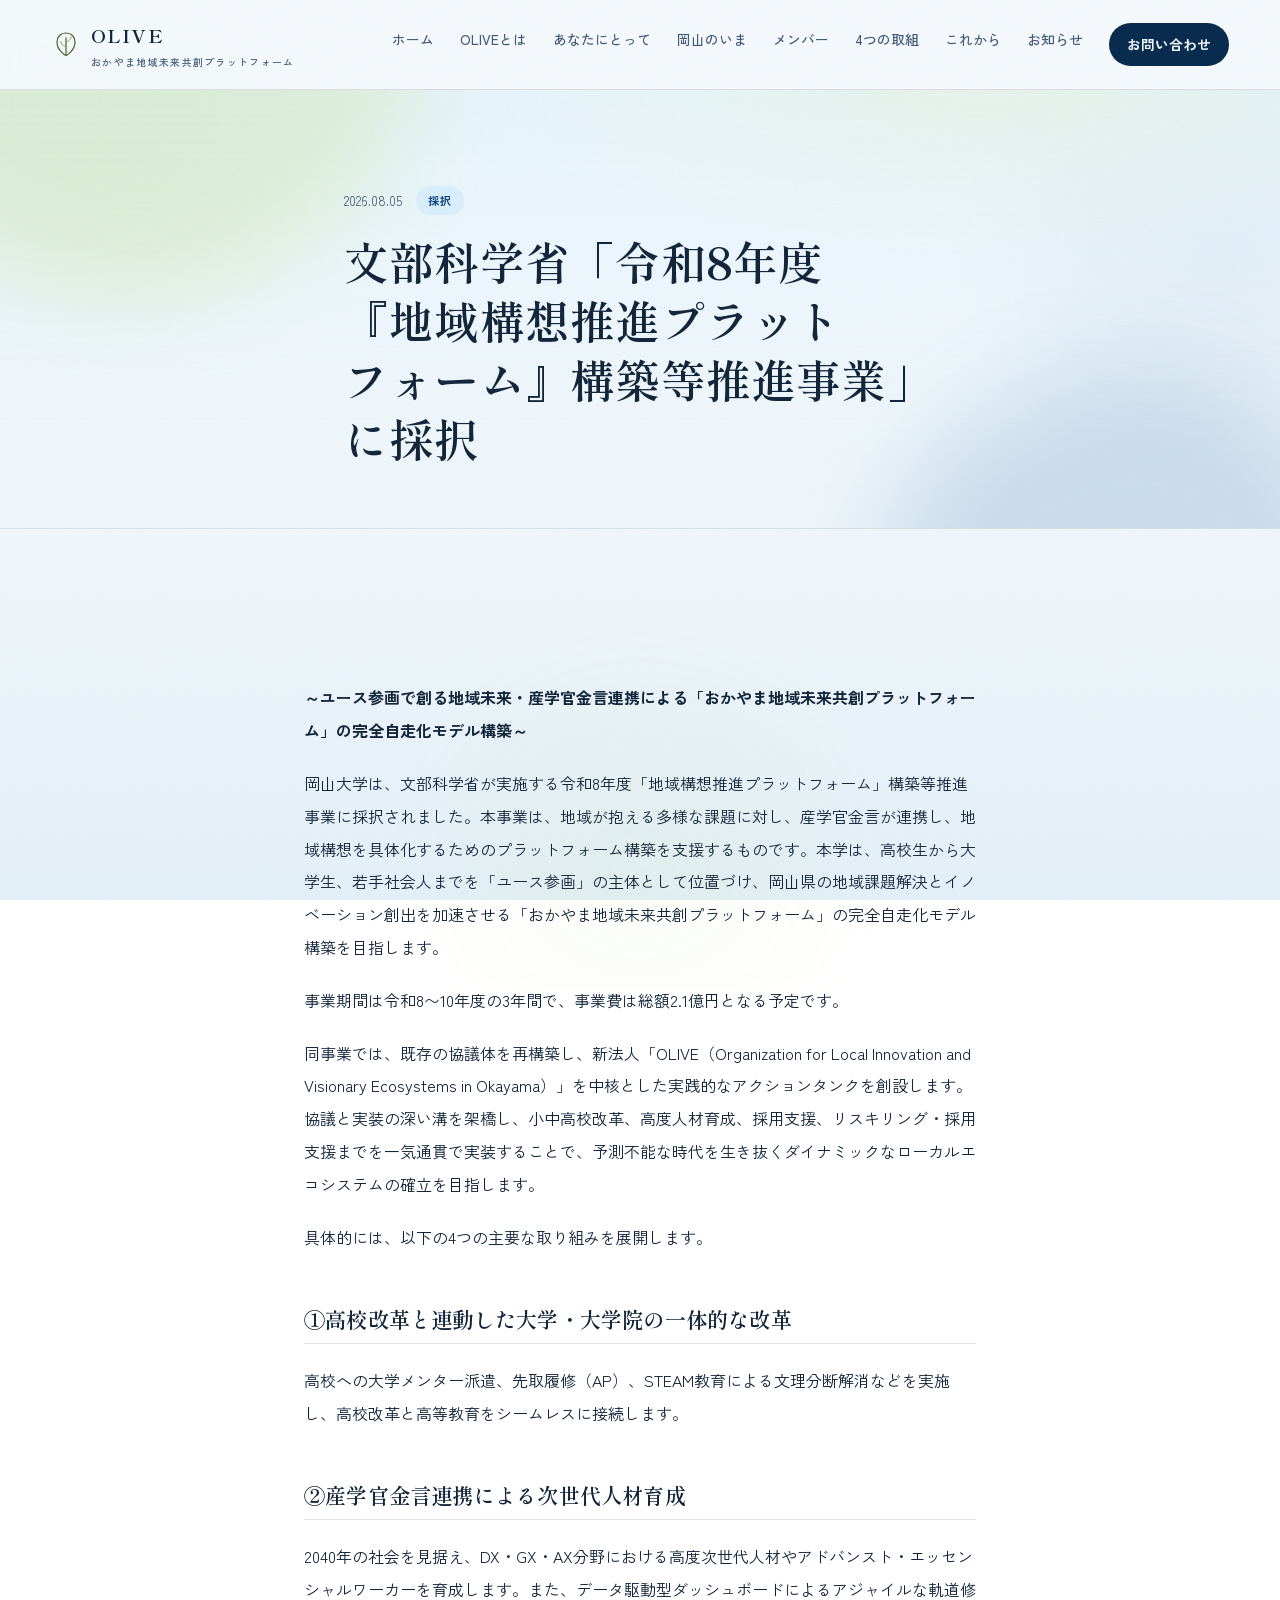
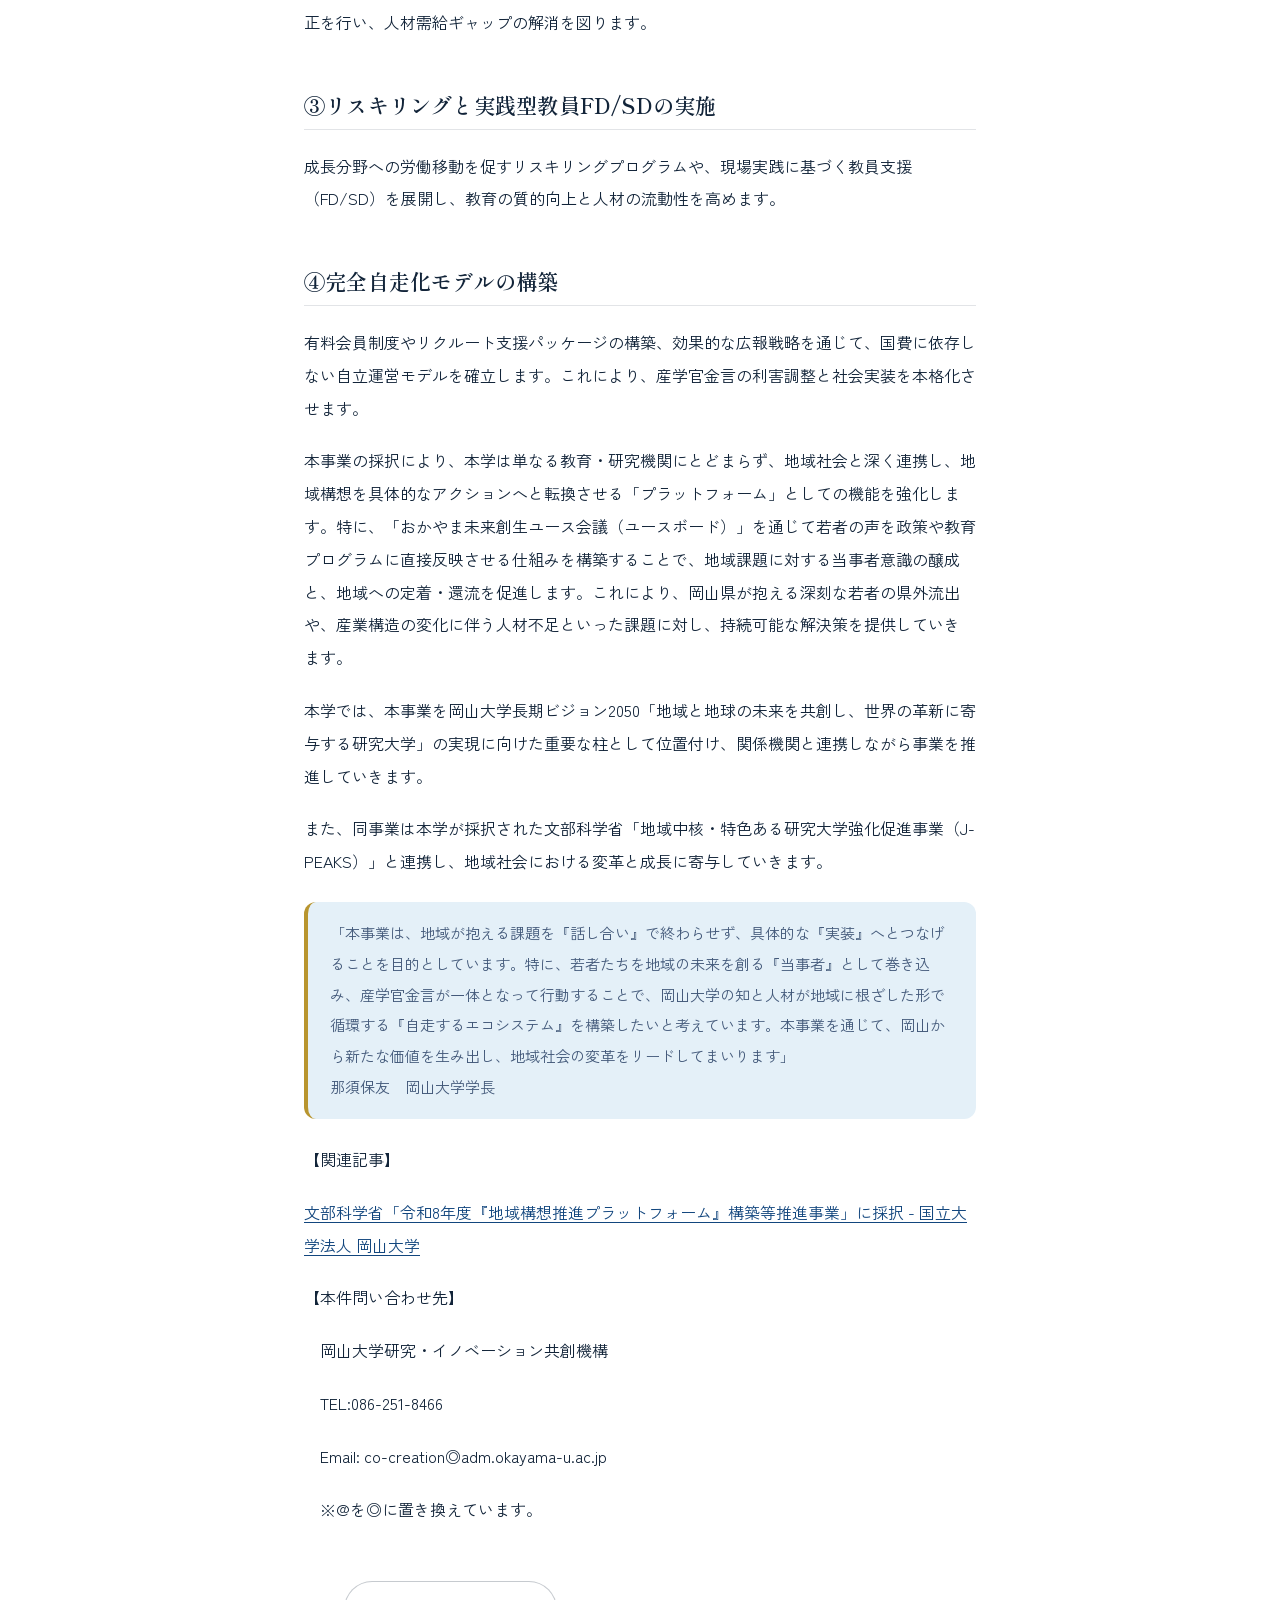
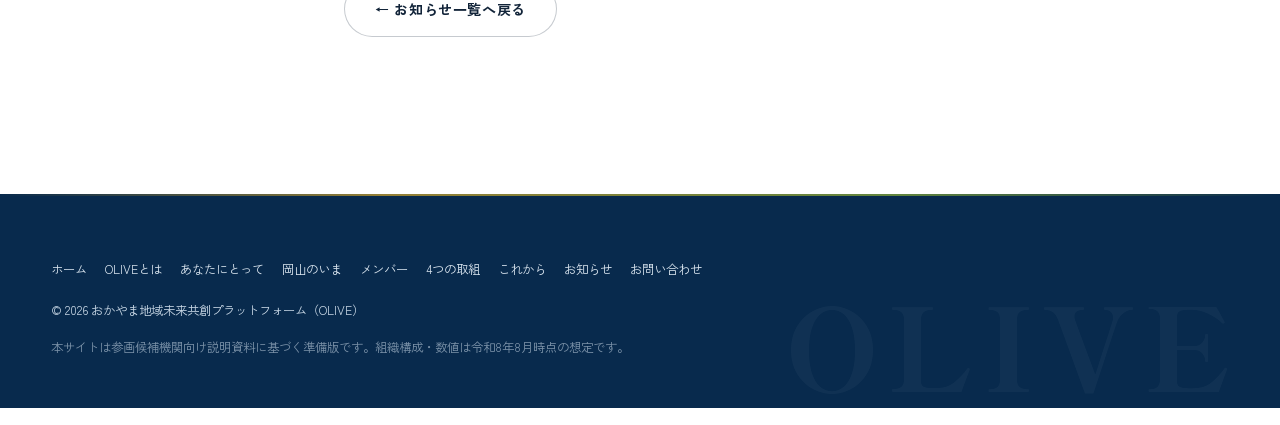
<file: article-20260805.html>
<!DOCTYPE html>
<html lang="ja">
<head>
<meta charset="UTF-8">
<meta name="viewport" content="width=device-width, initial-scale=1">
<title>文部科学省「令和8年度『地域構想推進プラットフォーム』構築等推進事業」に採択｜OLIVE おかやま地域未来共創プラットフォーム</title>
<meta name="description" content="文部科学省「令和8年度『地域構想推進プラットフォーム』構築等推進事業」に採択">
<script>document.documentElement.classList.remove("no-js");</script>
<link rel="icon" href="data:image/svg+xml,%3Csvg xmlns='http://www.w3.org/2000/svg' viewBox='0 0 40 40'%3E%3Cpath d='M20 34C20 34 8 28 8 16C8 9 13 4 20 4C27 4 32 9 32 16C32 28 20 34 20 34Z' fill='none' stroke='%234f6329' stroke-width='2.6'/%3E%3Cpath d='M20 34V10' stroke='%234f6329' stroke-width='2.6'/%3E%3C/svg%3E">
<meta name="theme-color" content="#0a5ba8">
<meta property="og:type" content="article">
<meta property="og:site_name" content="おかやま地域未来共創プラットフォーム（OLIVE）">
<meta property="og:title" content="文部科学省「令和8年度『地域構想推進プラットフォーム』構築等推進事業」に採択">
<meta property="og:description" content="文部科学省「令和8年度『地域構想推進プラットフォーム』構築等推進事業」に採択">
<meta name="twitter:card" content="summary_large_image">
<link rel="preconnect" href="https://fonts.googleapis.com">
<link rel="preconnect" href="https://fonts.gstatic.com" crossorigin>
<link href="https://fonts.googleapis.com/css2?family=Shippori+Mincho:wght@500;600;700;800&family=Zen+Kaku+Gothic+New:wght@400;500;700;900&display=swap" rel="stylesheet">
<link rel="stylesheet" href="style.css">
</head>
<body>
<a class="skip" href="#main">本文へスキップ</a>
<svg width="0" height="0" style="position:absolute" aria-hidden="true"><defs>
<symbol id="i-academy" viewBox="0 0 24 24"><path d="M3 9l9-5 9 5"></path><path d="M4 20h16"></path><path d="M6 20V9M10 20V9M14 20V9M18 20V9"></path></symbol>
<symbol id="i-seedling" viewBox="0 0 24 24"><path d="M12 21V11"></path><path d="M12 11C12 6 8 4 4 4c0 4 2 8 8 8Z"></path><path d="M12 13C12 9 15 7 19 7c0 4-2 7-7 7Z"></path></symbol>
<symbol id="i-roots" viewBox="0 0 24 24"><path d="M12 2v9"></path><path d="M12 11c-3 0-5 3-6 9"></path><path d="M12 11c3 0 5 3 6 9"></path><path d="M12 11c-1.4 1.5-2 4.5-1.4 9"></path><path d="M12 11c1.4 1.5 2 4.5 1.4 9"></path></symbol>
<symbol id="i-dove" viewBox="0 0 24 24"><path d="M3 14c4 2.5 8 1.4 10-1.6-3 .2-5-1.6-5-4.6 3 .8 5 2.8 5 5.8 3-.6 5.4-3.4 6-7.4-2.6 3.6-6.4 5-10 5-2 0-4 .8-6 2.8Z"></path></symbol>
<symbol id="i-cap" viewBox="0 0 24 24"><path d="M12 4 2 9l10 5 10-5-10-5Z"></path><path d="M6 11.5V16c0 1.4 2.8 2.6 6 2.6s6-1.2 6-2.6v-4.5"></path><path d="M21 9v5.5"></path></symbol>
<symbol id="i-university" viewBox="0 0 24 24"><path d="M4 10l8-6 8 6"></path><path d="M4 21h16"></path><path d="M6 21V11M18 21V11M10 21v-5h4v5"></path></symbol>
<symbol id="i-gov" viewBox="0 0 24 24"><path d="M4 10l8-6 8 6"></path><path d="M4 21h16"></path><path d="M6 21V11M10 21V11M14 21V11M18 21V11"></path><path d="M12 4V1M12 1l3 1-3 1"></path></symbol>
<symbol id="i-briefcase" viewBox="0 0 24 24"><rect x="3" y="8" width="18" height="12" rx="1.6"></rect><path d="M8 8V6a2 2 0 0 1 2-2h4a2 2 0 0 1 2 2v2"></path><path d="M3 13.5h18"></path></symbol>
<symbol id="i-coins" viewBox="0 0 24 24"><ellipse cx="12" cy="7" rx="7.5" ry="3"></ellipse><path d="M4.5 7v10c0 1.7 3.4 3 7.5 3s7.5-1.3 7.5-3V7"></path><path d="M4.5 12c0 1.7 3.4 3 7.5 3s7.5-1.3 7.5-3"></path></symbol>
<symbol id="i-speech" viewBox="0 0 24 24"><path d="M4 5h16v10H10l-4.5 4v-4H4Z"></path><path d="M8 9h8M8 12h5"></path></symbol>
<symbol id="i-book" viewBox="0 0 24 24"><path d="M4 5v14l8-3 8 3V5l-8-3-8 3Z"></path><path d="M12 2v17"></path></symbol>
<symbol id="i-cycle" viewBox="0 0 24 24"><path d="M18 8a7 7 0 0 0-11.3-2"></path><path d="M6 16a7 7 0 0 0 11.3 2"></path><path d="M5 3.5V7h3.5"></path><path d="M19 20.5V17h-3.5"></path></symbol>
<symbol id="i-alert" viewBox="0 0 24 24"><path d="M12 3 2 20h20L12 3Z"></path><path d="M12 10v4M12 17.5v.01"></path></symbol>
<symbol id="i-gear" viewBox="0 0 24 24"><circle cx="12" cy="12" r="3.4"></circle><path d="M12 2v3M12 19v3M2 12h3M19 12h3M4.9 4.9l2.2 2.2M16.9 16.9l2.2 2.2M19.1 4.9l-2.2 2.2M7.1 16.9l-2.2 2.2"></path></symbol>
<symbol id="i-sun" viewBox="0 0 24 24"><circle cx="12" cy="12" r="4.5"></circle><path d="M12 1.5v3M12 19.5v3M1.5 12h3M19.5 12h3M4.6 4.6l2.1 2.1M17.3 17.3l2.1 2.1M19.4 4.6l-2.1 2.1M6.7 17.3l-2.1 2.1"></path></symbol>
<symbol id="i-users" viewBox="0 0 24 24"><circle cx="9" cy="8" r="3.4"></circle><path d="M2.5 20c0-3.6 2.9-6 6.5-6s6.5 2.4 6.5 6"></path><path d="M16.5 5.2a3.4 3.4 0 0 1 0 6.6"></path><path d="M18 14.4c2.1.7 3.5 2.6 3.5 5.6"></path></symbol>
<symbol id="i-check" viewBox="0 0 24 24"><path d="M4 12.5 9.5 18 20 6.5"></path></symbol>
<symbol id="i-map" viewBox="0 0 24 24"><path d="M9 4 3 6.5v13L9 17l6 3 6-2.5v-13L15 7 9 4Z"></path><path d="M9 4v13M15 7v13"></path></symbol>
</defs></svg>
<div id="scrollProgress"></div>
<header class="site">
  <div class="nav-row">
    <a class="brand" href="index.html">
      <svg class="brand-mark" viewBox="0 0 40 40" fill="none" aria-hidden="true">
        <path d="M20 34C20 34 8 28 8 16C8 9 13 4 20 4C27 4 32 9 32 16C32 28 20 34 20 34Z" stroke="currentColor" stroke-width="1.6" style="color:var(--olive-deep)"></path>
        <path d="M20 34V10" stroke="currentColor" stroke-width="1.6" style="color:var(--olive-deep)"></path>
        <path d="M20 22C20 22 14 21 13 15" stroke="currentColor" stroke-width="1.2" style="color:var(--olive)"></path>
        <path d="M20 16C20 16 26 15 27 9" stroke="currentColor" stroke-width="1.2" style="color:var(--olive)"></path>
      </svg>
      <span class="brand-text">OLIVE<small>おかやま地域未来共創プラットフォーム</small></span>
    </a>
    <nav class="links" id="navLinks">
      <a href="index.html">ホーム</a>
      <a href="about.html">OLIVEとは</a>
      <a href="stakeholders.html">あなたにとって</a>
      <a href="issue.html">岡山のいま</a>
      <a href="members.html">メンバー</a>
      <a href="initiatives.html">4つの取組</a>
      <a href="roadmap.html">これから</a>
      <a href="news.html">お知らせ</a>
      <a href="contact.html">お問い合わせ</a>
    </nav>
    <button class="nav-toggle-btn" id="navToggleBtn" aria-label="メニューを開く" aria-expanded="false" aria-controls="navLinks">
      <svg viewBox="0 0 24 24" fill="none" stroke="currentColor" stroke-width="2" stroke-linecap="round"><path d="M3 6h18M3 12h18M3 18h18"></path></svg>
    </button>
  </div>
</header>
<main id="main">
  <div class="page-head-band">
    <div class="wrap">
      <div class="article-head page-enter">
        <div class="article-meta"><span class="date">2026.08.05</span><span class="tag">採択</span></div>
        <h1>文部科学省「令和8年度『地域構想推進プラットフォーム』構築等推進事業」に採択</h1>
      </div>
    </div>
  </div>

  <section>
    <div class="wrap">
      <div class="article-body reveal">
<p><strong>～ユース参画で創る地域未来・産学官金言連携による「おかやま地域未来共創プラットフォーム」の完全自走化モデル構築～</strong></p>
<p>岡山大学は、文部科学省が実施する令和8年度「地域構想推進プラットフォーム」構築等推進事業に採択されました。本事業は、地域が抱える多様な課題に対し、産学官金言が連携し、地域構想を具体化するためのプラットフォーム構築を支援するものです。本学は、高校生から大学生、若手社会人までを「ユース参画」の主体として位置づけ、岡山県の地域課題解決とイノベーション創出を加速させる「おかやま地域未来共創プラットフォーム」の完全自走化モデル構築を目指します。</p>
<p>事業期間は令和8〜10年度の3年間で、事業費は総額2.1億円となる予定です。</p>
<p>同事業では、既存の協議体を再構築し、新法人「OLIVE（Organization for Local Innovation and Visionary Ecosystems in Okayama）」を中核とした実践的なアクションタンクを創設します。協議と実装の深い溝を架橋し、小中高校改革、高度人材育成、採用支援、リスキリング・採用支援までを一気通貫で実装することで、予測不能な時代を生き抜くダイナミックなローカルエコシステムの確立を目指します。</p>
<p>具体的には、以下の4つの主要な取り組みを展開します。</p>
<h2>①高校改革と連動した大学・大学院の一体的な改革</h2>
<p>高校への大学メンター派遣、先取履修（AP）、STEAM教育による文理分断解消などを実施し、高校改革と高等教育をシームレスに接続します。</p>
<h2>②産学官金言連携による次世代人材育成</h2>
<p>2040年の社会を見据え、DX・GX・AX分野における高度次世代人材やアドバンスト・エッセンシャルワーカーを育成します。また、データ駆動型ダッシュボードによるアジャイルな軌道修正を行い、人材需給ギャップの解消を図ります。</p>
<h2>③リスキリングと実践型教員FD/SDの実施</h2>
<p>成長分野への労働移動を促すリスキリングプログラムや、現場実践に基づく教員支援（FD/SD）を展開し、教育の質的向上と人材の流動性を高めます。</p>
<h2>④完全自走化モデルの構築</h2>
<p>有料会員制度やリクルート支援パッケージの構築、効果的な広報戦略を通じて、国費に依存しない自立運営モデルを確立します。これにより、産学官金言の利害調整と社会実装を本格化させます。</p>
<p>本事業の採択により、本学は単なる教育・研究機関にとどまらず、地域社会と深く連携し、地域構想を具体的なアクションへと転換させる「プラットフォーム」としての機能を強化します。特に、「おかやま未来創生ユース会議（ユースボード）」を通じて若者の声を政策や教育プログラムに直接反映させる仕組みを構築することで、地域課題に対する当事者意識の醸成と、地域への定着・還流を促進します。これにより、岡山県が抱える深刻な若者の県外流出や、産業構造の変化に伴う人材不足といった課題に対し、持続可能な解決策を提供していきます。</p>
<p>本学では、本事業を岡山大学長期ビジョン2050「地域と地球の未来を共創し、世界の革新に寄与する研究大学」の実現に向けた重要な柱として位置付け、関係機関と連携しながら事業を推進していきます。</p>
<p>また、同事業は本学が採択された文部科学省「地域中核・特色ある研究大学強化促進事業（J-PEAKS）」と連携し、地域社会における変革と成長に寄与していきます。</p>
<blockquote><p>「本事業は、地域が抱える課題を『話し合い』で終わらせず、具体的な『実装』へとつなげることを目的としています。特に、若者たちを地域の未来を創る『当事者』として巻き込み、産学官金言が一体となって行動することで、岡山大学の知と人材が地域に根ざした形で循環する『自走するエコシステム』を構築したいと考えています。本事業を通じて、岡山から新たな価値を生み出し、地域社会の変革をリードしてまいります」<br>那須保友　岡山大学学長</p></blockquote>
<p>【関連記事】</p>
<p><a href="https://www.okayama-u.ac.jp/tp/news/news_id15558.html" target="_blank" rel="noopener">文部科学省「令和8年度『地域構想推進プラットフォーム』構築等推進事業」に採択 - 国立大学法人 岡山大学</a></p>
<p>【本件問い合わせ先】</p>
<p>　岡山大学研究・イノベーション共創機構</p>
<p>　TEL:086-251-8466</p>
<p>　Email: co-creation◎adm.okayama-u.ac.jp</p>
<p>　※@を◎に置き換えています。</p>
      </div>
      <div class="article-back"><a class="btn btn-ghost" href="news.html">← お知らせ一覧へ戻る</a></div>
    </div>
  </section>
</main>
<footer>
  <span>© 2026 おかやま地域未来共創プラットフォーム（OLIVE）</span>
  <span class="fnav"><a href="index.html">ホーム</a> <a href="about.html">OLIVEとは</a> <a href="stakeholders.html">あなたにとって</a> <a href="issue.html">岡山のいま</a> <a href="members.html">メンバー</a> <a href="initiatives.html">4つの取組</a> <a href="roadmap.html">これから</a> <a href="news.html">お知らせ</a> <a href="contact.html">お問い合わせ</a></span>
  <span class="f-note">本サイトは参画候補機関向け説明資料に基づく準備版です。組織構成・数値は令和8年8月時点の想定です。</span>
</footer>
<button class="back-to-top" id="backToTop" aria-label="ページ上部へ戻る">↑</button>
<script src="news.js"></script>
<script src="site.js"></script>
</body>
</html>
</file>
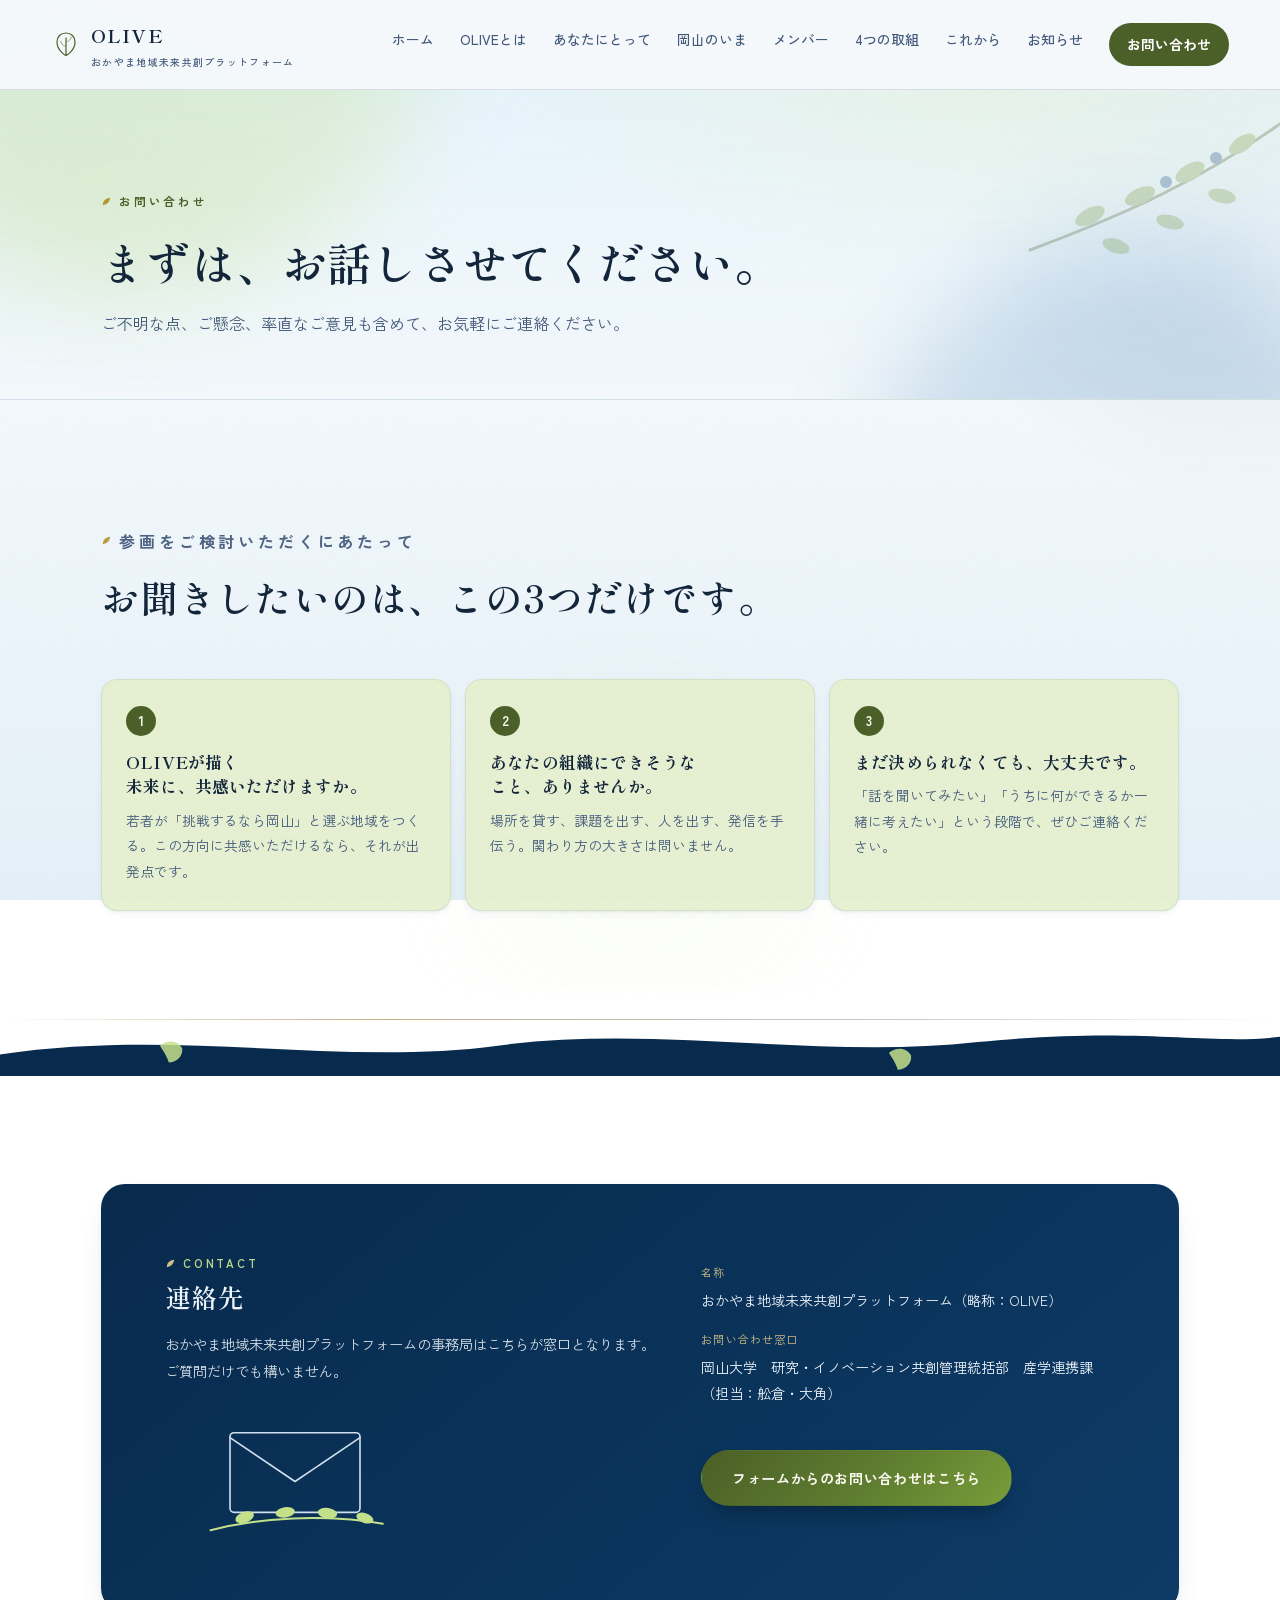
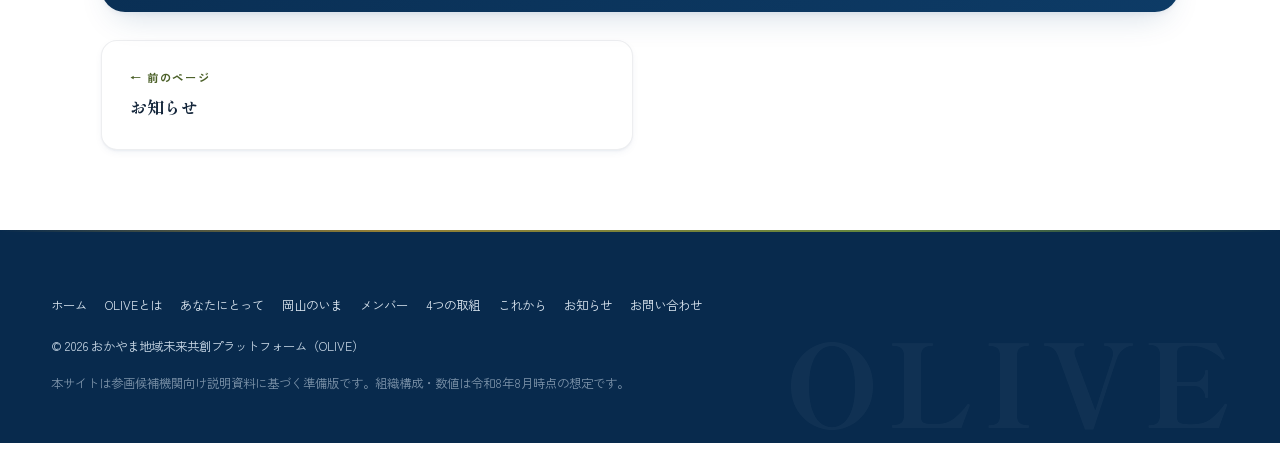
<file: contact.html>
<!DOCTYPE html>
<html lang="ja" class="no-js">
<head>
<meta charset="UTF-8">
<meta name="viewport" content="width=device-width, initial-scale=1">
<title>お問い合わせ｜OLIVE おかやま地域未来共創プラットフォーム</title>
<meta name="description" content="OLIVEへの参画に関するお問い合わせ窓口。参画をご検討いただくにあたってのお願い。">

<link rel="preconnect" href="https://fonts.googleapis.com">
<link rel="preconnect" href="https://fonts.gstatic.com" crossorigin>
<link href="https://fonts.googleapis.com/css2?family=Shippori+Mincho:wght@500;600;700;800&family=Zen+Kaku+Gothic+New:wght@400;500;700;900&display=swap" rel="stylesheet">
<script>document.documentElement.classList.remove("no-js");</script>
<link rel="icon" href="data:image/svg+xml,%3Csvg xmlns='http://www.w3.org/2000/svg' viewBox='0 0 40 40'%3E%3Cpath d='M20 34C20 34 8 28 8 16C8 9 13 4 20 4C27 4 32 9 32 16C32 28 20 34 20 34Z' fill='none' stroke='%234f6329' stroke-width='2.6'/%3E%3Cpath d='M20 34V10' stroke='%234f6329' stroke-width='2.6'/%3E%3C/svg%3E">
<meta name="theme-color" content="#0a5ba8">
<meta property="og:type" content="website">
<meta property="og:site_name" content="おかやま地域未来共創プラットフォーム（OLIVE）">
<meta property="og:title" content="お問い合わせ｜OLIVE">
<meta property="og:description" content="OLIVEへの参画に関するお問い合わせ窓口。参画をご検討いただくにあたってのお願い。">
<meta property="og:image" content="kodai-workshop.jpg">
<meta name="twitter:card" content="summary_large_image">
<link rel="stylesheet" href="style.css">
</head>
<body>
<a class="skip" href="#main">本文へスキップ</a>
<svg width="0" height="0" style="position:absolute" aria-hidden="true"><defs>
<symbol id="i-academy" viewBox="0 0 24 24"><path d="M3 9l9-5 9 5"/><path d="M4 20h16"/><path d="M6 20V9M10 20V9M14 20V9M18 20V9"/></symbol>
<symbol id="i-seedling" viewBox="0 0 24 24"><path d="M12 21V11"/><path d="M12 11C12 6 8 4 4 4c0 4 2 8 8 8Z"/><path d="M12 13C12 9 15 7 19 7c0 4-2 7-7 7Z"/></symbol>
<symbol id="i-roots" viewBox="0 0 24 24"><path d="M12 2v9"/><path d="M12 11c-3 0-5 3-6 9"/><path d="M12 11c3 0 5 3 6 9"/><path d="M12 11c-1.4 1.5-2 4.5-1.4 9"/><path d="M12 11c1.4 1.5 2 4.5 1.4 9"/></symbol>
<symbol id="i-dove" viewBox="0 0 24 24"><path d="M3 14c4 2.5 8 1.4 10-1.6-3 .2-5-1.6-5-4.6 3 .8 5 2.8 5 5.8 3-.6 5.4-3.4 6-7.4-2.6 3.6-6.4 5-10 5-2 0-4 .8-6 2.8Z"/></symbol>
<symbol id="i-cap" viewBox="0 0 24 24"><path d="M12 4 2 9l10 5 10-5-10-5Z"/><path d="M6 11.5V16c0 1.4 2.8 2.6 6 2.6s6-1.2 6-2.6v-4.5"/><path d="M21 9v5.5"/></symbol>
<symbol id="i-university" viewBox="0 0 24 24"><path d="M4 10l8-6 8 6"/><path d="M4 21h16"/><path d="M6 21V11M18 21V11M10 21v-5h4v5"/></symbol>
<symbol id="i-gov" viewBox="0 0 24 24"><path d="M4 10l8-6 8 6"/><path d="M4 21h16"/><path d="M6 21V11M10 21V11M14 21V11M18 21V11"/><path d="M12 4V1M12 1l3 1-3 1"/></symbol>
<symbol id="i-briefcase" viewBox="0 0 24 24"><rect x="3" y="8" width="18" height="12" rx="1.6"/><path d="M8 8V6a2 2 0 0 1 2-2h4a2 2 0 0 1 2 2v2"/><path d="M3 13.5h18"/></symbol>
<symbol id="i-coins" viewBox="0 0 24 24"><ellipse cx="12" cy="7" rx="7.5" ry="3"/><path d="M4.5 7v10c0 1.7 3.4 3 7.5 3s7.5-1.3 7.5-3V7"/><path d="M4.5 12c0 1.7 3.4 3 7.5 3s7.5-1.3 7.5-3"/></symbol>
<symbol id="i-speech" viewBox="0 0 24 24"><path d="M4 5h16v10H10l-4.5 4v-4H4Z"/><path d="M8 9h8M8 12h5"/></symbol>
<symbol id="i-book" viewBox="0 0 24 24"><path d="M4 5v14l8-3 8 3V5l-8-3-8 3Z"/><path d="M12 2v17"/></symbol>
<symbol id="i-cycle" viewBox="0 0 24 24"><path d="M18 8a7 7 0 0 0-11.3-2"/><path d="M6 16a7 7 0 0 0 11.3 2"/><path d="M5 3.5V7h3.5"/><path d="M19 20.5V17h-3.5"/></symbol>
<symbol id="i-alert" viewBox="0 0 24 24"><path d="M12 3 2 20h20L12 3Z"/><path d="M12 10v4M12 17.5v.01"/></symbol>
<symbol id="i-gear" viewBox="0 0 24 24"><circle cx="12" cy="12" r="3.4"/><path d="M12 2v3M12 19v3M2 12h3M19 12h3M4.9 4.9l2.2 2.2M16.9 16.9l2.2 2.2M19.1 4.9l-2.2 2.2M7.1 16.9l-2.2 2.2"/></symbol>
<symbol id="i-sun" viewBox="0 0 24 24"><circle cx="12" cy="12" r="4.5"/><path d="M12 1.5v3M12 19.5v3M1.5 12h3M19.5 12h3M4.6 4.6l2.1 2.1M17.3 17.3l2.1 2.1M19.4 4.6l-2.1 2.1M6.7 17.3l-2.1 2.1"/></symbol>
<symbol id="i-users" viewBox="0 0 24 24"><circle cx="9" cy="8" r="3.4"/><path d="M2.5 20c0-3.6 2.9-6 6.5-6s6.5 2.4 6.5 6"/><path d="M16.5 5.2a3.4 3.4 0 0 1 0 6.6"/><path d="M18 14.4c2.1.7 3.5 2.6 3.5 5.6"/></symbol>
<symbol id="i-check" viewBox="0 0 24 24"><path d="M4 12.5 9.5 18 20 6.5"/></symbol>
<symbol id="i-map" viewBox="0 0 24 24"><path d="M9 4 3 6.5v13L9 17l6 3 6-2.5v-13L15 7 9 4Z"/><path d="M9 4v13M15 7v13"/></symbol>
</defs></svg>
<div id="scrollProgress"></div>
<header class="site">
  <div class="nav-row">
    <a class="brand" href="index.html">
      <svg class="brand-mark" viewBox="0 0 40 40" fill="none" aria-hidden="true">
        <path d="M20 34C20 34 8 28 8 16C8 9 13 4 20 4C27 4 32 9 32 16C32 28 20 34 20 34Z" stroke="currentColor" stroke-width="1.6" style="color:var(--olive-deep)"/>
        <path d="M20 34V10" stroke="currentColor" stroke-width="1.6" style="color:var(--olive-deep)"/>
        <path d="M20 22C20 22 14 21 13 15" stroke="currentColor" stroke-width="1.2" style="color:var(--olive)"/>
        <path d="M20 16C20 16 26 15 27 9" stroke="currentColor" stroke-width="1.2" style="color:var(--olive)"/>
      </svg>
      <span class="brand-text">OLIVE<small>おかやま地域未来共創プラットフォーム</small></span>
    </a>
    <nav class="links" id="navLinks">
      <a href="index.html">ホーム</a>
      <a href="about.html">OLIVEとは</a>
      <a href="stakeholders.html">あなたにとって</a>
      <a href="issue.html">岡山のいま</a>
      <a href="members.html">メンバー</a>
      <a href="initiatives.html">4つの取組</a>
      <a href="roadmap.html">これから</a>
      <a href="news.html">お知らせ</a>
      <a href="contact.html" class="active">お問い合わせ</a>
    </nav>
    <button class="nav-toggle-btn" id="navToggleBtn" aria-label="メニューを開く" aria-expanded="false" aria-controls="navLinks">
      <svg viewBox="0 0 24 24" fill="none" stroke="currentColor" stroke-width="2" stroke-linecap="round"><path d="M3 6h18M3 12h18M3 18h18"/></svg>
    </button>
  </div>
</header>
<main id="main">
  <div class="page-head-band">
    <div class="wrap">
      <svg class="ph-deco" viewBox="0 0 300 200" aria-hidden="true">
<path d="M10 180 C 90 150, 190 110, 292 30" stroke="var(--olive-deep)" stroke-width="3" fill="none" stroke-linecap="round"/>
<g fill="var(--olive)">
  <ellipse cx="70" cy="146" rx="16" ry="8" transform="rotate(-28 70 146)"/>
  <ellipse cx="120" cy="126" rx="16" ry="8" transform="rotate(-24 120 126)"/>
  <ellipse cx="170" cy="102" rx="16" ry="8" transform="rotate(-30 170 102)"/>
  <ellipse cx="222" cy="74" rx="15" ry="7.5" transform="rotate(-34 222 74)"/>
  <ellipse cx="96" cy="176" rx="14" ry="7" transform="rotate(18 96 176)"/>
  <ellipse cx="150" cy="152" rx="14" ry="7" transform="rotate(14 150 152)"/>
  <ellipse cx="202" cy="126" rx="14" ry="7" transform="rotate(12 202 126)"/>
</g>
<g fill="var(--navy)"><circle cx="146" cy="112" r="6"/><circle cx="196" cy="88" r="6"/></g>
</svg>
      <div class="ph-inner page-enter">
        <p class="eyebrow">お問い合わせ</p>
        <h1>まずは、お話しさせてください。</h1>
        <p class="ph-lede">ご不明な点、ご懸念、率直なご意見も含めて、お気軽にご連絡ください。</p>
      </div>
    </div>
  </div>

  <section id="asks">
    <div class="wrap">
      <div class="section-head reveal">
        <p class="eyebrow">参画をご検討いただくにあたって</p>
        <h2>お聞きしたいのは、この3つだけです。</h2>
      </div>
      <div class="ask-grid stagger">
        <div class="ask"><div class="an">1</div><h4>OLIVEが描く未来に、共感いただけますか。</h4><p>若者が「挑戦するなら岡山」と選ぶ地域をつくる。この方向に共感いただけるなら、それが出発点です。</p></div>
        <div class="ask"><div class="an">2</div><h4>あなたの組織にできそうなこと、ありませんか。</h4><p>場所を貸す、課題を出す、人を出す、発信を手伝う。関わり方の大きさは問いません。</p></div>
        <div class="ask"><div class="an">3</div><h4>まだ決められなくても、大丈夫です。</h4><p>「話を聞いてみたい」「うちに何ができるか一緒に考えたい」という段階で、ぜひご連絡ください。</p></div>
      </div>
    </div>
  </section>

  <div class="sea-band" aria-hidden="true"><svg viewBox="0 0 1440 64" preserveAspectRatio="none">
<path d="M0 40 C 200 10, 380 54, 560 30 C 740 6, 920 46, 1100 26 C 1280 8, 1360 30, 1440 20 L1440 64 L0 64 Z" fill="var(--sea-deep)"/>
<g fill="var(--olive-light)" opacity="0.85"><path d="M180 30c9-7 20-6 25 3 1 9-6 16-15 16-3-9-7-14-10-19z"/><path d="M1000 38c9-7 20-6 25 3 1 9-6 16-15 16-3-9-7-14-10-19z"/></g>
</svg></div>

  <section id="reach" style="border-bottom:none; padding-bottom:0;">
    <div class="wrap">
      <div class="contact-panel reveal">
        <div>
          <p class="eyebrow" style="color:var(--olive-light);">Contact</p>
          <h2>連絡先</h2>
          <p class="note">おかやま地域未来共創プラットフォームの事務局はこちらが窓口となります。ご質問だけでも構いません。</p>
          <div class="contact-art" aria-hidden="true"><svg viewBox="0 0 320 170">
  <g stroke="#cfe0ee" stroke-width="2" fill="none" stroke-linejoin="round" stroke-linecap="round">
    <rect x="80" y="28" width="160" height="98" rx="5"/><path d="M80 34 L160 88 L240 34"/>
  </g>
  <path d="M56 148 C 116 132, 196 128, 268 140" stroke="var(--olive-light)" stroke-width="2.5" fill="none" stroke-linecap="round"/>
  <g fill="var(--olive-light)"><ellipse cx="98" cy="132" rx="12" ry="6.5" transform="rotate(-20 98 132)"/><ellipse cx="148" cy="126" rx="12" ry="6.5" transform="rotate(-8 148 126)"/><ellipse cx="200" cy="127" rx="12" ry="6.5" transform="rotate(8 200 127)"/><ellipse cx="246" cy="133" rx="11" ry="6" transform="rotate(20 246 133)"/></g>
</svg></div>
        </div>
        <div>
          <dl class="contact-facts">
            <div><dt>名称</dt><dd>おかやま地域未来共創プラットフォーム（略称：OLIVE）</dd></div>
            <div><dt>お問い合わせ窓口</dt><dd>岡山大学　研究・イノベーション共創管理統括部　産学連携課（担当：舩倉・大角）</dd></div>
          </dl>
          <a class="btn btn-primary contact-form-btn" href="https://forms.gle/jqLiQT4PfUyFEQFk9" target="_blank" rel="noopener">フォームからのお問い合わせはこちら</a>
        </div>
      </div>
    </div>
  </section>

</main>
<div class="wrap"><div class="pager">
<a href="news.html"><span class="dir">← 前のページ</span><span class="ttl">お知らせ</span></a>
</div></div>
<footer>
  <span>© 2026 おかやま地域未来共創プラットフォーム（OLIVE）</span>
  <span class="fnav"><a href="index.html">ホーム</a> <a href="about.html">OLIVEとは</a> <a href="stakeholders.html">あなたにとって</a> <a href="issue.html">岡山のいま</a> <a href="members.html">メンバー</a> <a href="initiatives.html">4つの取組</a> <a href="roadmap.html">これから</a> <a href="news.html">お知らせ</a> <a href="contact.html">お問い合わせ</a></span>
  <span class="f-note">本サイトは参画候補機関向け説明資料に基づく準備版です。組織構成・数値は令和8年8月時点の想定です。</span>
</footer>
<button class="back-to-top" id="backToTop" aria-label="ページ上部へ戻る">↑</button>
<script src="news.js"></script>
<script src="site.js"></script>

</body>
</html>
</file>
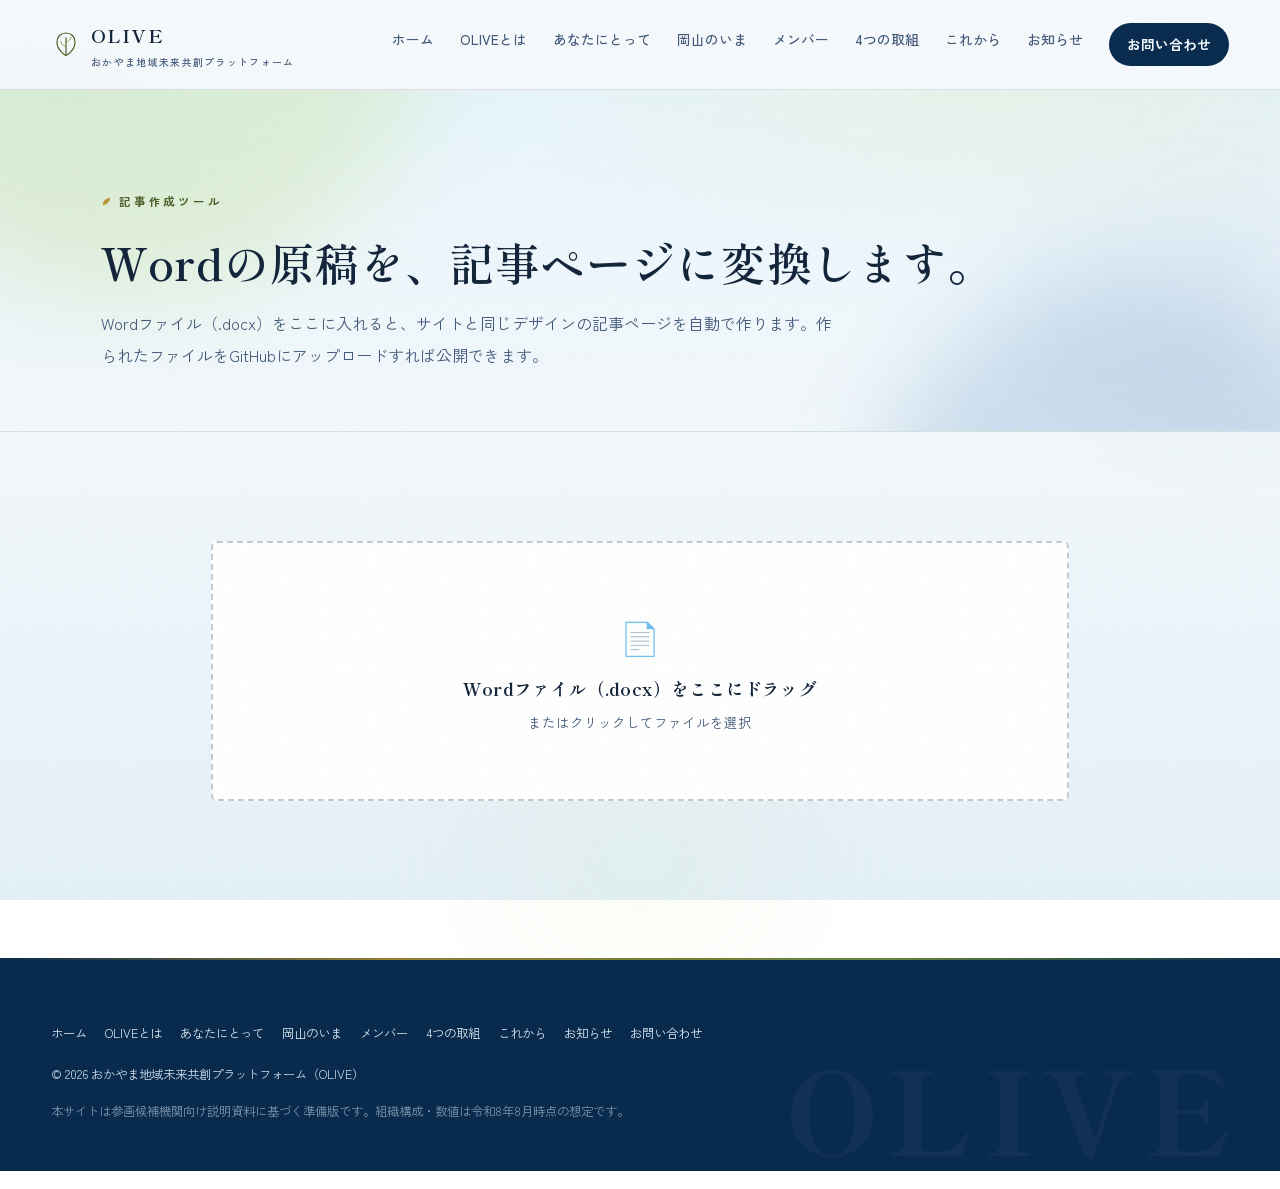
<file: convert.html>
<!DOCTYPE html>
<html lang="ja" class="no-js">
<head>
<meta charset="UTF-8">
<meta name="viewport" content="width=device-width, initial-scale=1">
<title>記事作成ツール｜OLIVE おかやま地域未来共創プラットフォーム</title>
<meta name="description" content="Wordファイルから記事ページを作る、サイト運営者向けのツールです。">
<meta name="robots" content="noindex, nofollow">
<link rel="preconnect" href="https://fonts.googleapis.com">
<link rel="preconnect" href="https://fonts.gstatic.com" crossorigin>
<link href="https://fonts.googleapis.com/css2?family=Shippori+Mincho:wght@500;600;700;800&family=Zen+Kaku+Gothic+New:wght@400;500;700;900&display=swap" rel="stylesheet">
<script>document.documentElement.classList.remove("no-js");</script>
<link rel="icon" href="data:image/svg+xml,%3Csvg xmlns='http://www.w3.org/2000/svg' viewBox='0 0 40 40'%3E%3Cpath d='M20 34C20 34 8 28 8 16C8 9 13 4 20 4C27 4 32 9 32 16C32 28 20 34 20 34Z' fill='none' stroke='%234f6329' stroke-width='2.6'/%3E%3Cpath d='M20 34V10' stroke='%234f6329' stroke-width='2.6'/%3E%3C/svg%3E">
<meta name="theme-color" content="#0a5ba8">
<meta property="og:type" content="website">
<meta property="og:site_name" content="おかやま地域未来共創プラットフォーム（OLIVE）">
<meta property="og:title" content="記事作成ツール｜OLIVE">
<meta property="og:description" content="Wordファイルから記事ページを作る、サイト運営者向けのツールです。">
<meta property="og:image" content="kodai-workshop.jpg">
<meta name="twitter:card" content="summary_large_image">
<link rel="stylesheet" href="style.css">
</head>
<body>
<a class="skip" href="#main">本文へスキップ</a>
<svg width="0" height="0" style="position:absolute" aria-hidden="true"><defs>
<symbol id="i-academy" viewBox="0 0 24 24"><path d="M3 9l9-5 9 5"/><path d="M4 20h16"/><path d="M6 20V9M10 20V9M14 20V9M18 20V9"/></symbol>
<symbol id="i-seedling" viewBox="0 0 24 24"><path d="M12 21V11"/><path d="M12 11C12 6 8 4 4 4c0 4 2 8 8 8Z"/><path d="M12 13C12 9 15 7 19 7c0 4-2 7-7 7Z"/></symbol>
<symbol id="i-roots" viewBox="0 0 24 24"><path d="M12 2v9"/><path d="M12 11c-3 0-5 3-6 9"/><path d="M12 11c3 0 5 3 6 9"/><path d="M12 11c-1.4 1.5-2 4.5-1.4 9"/><path d="M12 11c1.4 1.5 2 4.5 1.4 9"/></symbol>
<symbol id="i-dove" viewBox="0 0 24 24"><path d="M3 14c4 2.5 8 1.4 10-1.6-3 .2-5-1.6-5-4.6 3 .8 5 2.8 5 5.8 3-.6 5.4-3.4 6-7.4-2.6 3.6-6.4 5-10 5-2 0-4 .8-6 2.8Z"/></symbol>
<symbol id="i-cap" viewBox="0 0 24 24"><path d="M12 4 2 9l10 5 10-5-10-5Z"/><path d="M6 11.5V16c0 1.4 2.8 2.6 6 2.6s6-1.2 6-2.6v-4.5"/><path d="M21 9v5.5"/></symbol>
<symbol id="i-university" viewBox="0 0 24 24"><path d="M4 10l8-6 8 6"/><path d="M4 21h16"/><path d="M6 21V11M18 21V11M10 21v-5h4v5"/></symbol>
<symbol id="i-gov" viewBox="0 0 24 24"><path d="M4 10l8-6 8 6"/><path d="M4 21h16"/><path d="M6 21V11M10 21V11M14 21V11M18 21V11"/><path d="M12 4V1M12 1l3 1-3 1"/></symbol>
<symbol id="i-briefcase" viewBox="0 0 24 24"><rect x="3" y="8" width="18" height="12" rx="1.6"/><path d="M8 8V6a2 2 0 0 1 2-2h4a2 2 0 0 1 2 2v2"/><path d="M3 13.5h18"/></symbol>
<symbol id="i-coins" viewBox="0 0 24 24"><ellipse cx="12" cy="7" rx="7.5" ry="3"/><path d="M4.5 7v10c0 1.7 3.4 3 7.5 3s7.5-1.3 7.5-3V7"/><path d="M4.5 12c0 1.7 3.4 3 7.5 3s7.5-1.3 7.5-3"/></symbol>
<symbol id="i-speech" viewBox="0 0 24 24"><path d="M4 5h16v10H10l-4.5 4v-4H4Z"/><path d="M8 9h8M8 12h5"/></symbol>
<symbol id="i-book" viewBox="0 0 24 24"><path d="M4 5v14l8-3 8 3V5l-8-3-8 3Z"/><path d="M12 2v17"/></symbol>
<symbol id="i-cycle" viewBox="0 0 24 24"><path d="M18 8a7 7 0 0 0-11.3-2"/><path d="M6 16a7 7 0 0 0 11.3 2"/><path d="M5 3.5V7h3.5"/><path d="M19 20.5V17h-3.5"/></symbol>
<symbol id="i-alert" viewBox="0 0 24 24"><path d="M12 3 2 20h20L12 3Z"/><path d="M12 10v4M12 17.5v.01"/></symbol>
<symbol id="i-gear" viewBox="0 0 24 24"><circle cx="12" cy="12" r="3.4"/><path d="M12 2v3M12 19v3M2 12h3M19 12h3M4.9 4.9l2.2 2.2M16.9 16.9l2.2 2.2M19.1 4.9l-2.2 2.2M7.1 16.9l-2.2 2.2"/></symbol>
<symbol id="i-sun" viewBox="0 0 24 24"><circle cx="12" cy="12" r="4.5"/><path d="M12 1.5v3M12 19.5v3M1.5 12h3M19.5 12h3M4.6 4.6l2.1 2.1M17.3 17.3l2.1 2.1M19.4 4.6l-2.1 2.1M6.7 17.3l-2.1 2.1"/></symbol>
<symbol id="i-users" viewBox="0 0 24 24"><circle cx="9" cy="8" r="3.4"/><path d="M2.5 20c0-3.6 2.9-6 6.5-6s6.5 2.4 6.5 6"/><path d="M16.5 5.2a3.4 3.4 0 0 1 0 6.6"/><path d="M18 14.4c2.1.7 3.5 2.6 3.5 5.6"/></symbol>
<symbol id="i-check" viewBox="0 0 24 24"><path d="M4 12.5 9.5 18 20 6.5"/></symbol>
<symbol id="i-map" viewBox="0 0 24 24"><path d="M9 4 3 6.5v13L9 17l6 3 6-2.5v-13L15 7 9 4Z"/><path d="M9 4v13M15 7v13"/></symbol>
</defs></svg>
<div id="scrollProgress"></div>
<header class="site">
  <div class="nav-row">
    <a class="brand" href="index.html">
      <svg class="brand-mark" viewBox="0 0 40 40" fill="none" aria-hidden="true">
        <path d="M20 34C20 34 8 28 8 16C8 9 13 4 20 4C27 4 32 9 32 16C32 28 20 34 20 34Z" stroke="currentColor" stroke-width="1.6" style="color:var(--olive-deep)"/>
        <path d="M20 34V10" stroke="currentColor" stroke-width="1.6" style="color:var(--olive-deep)"/>
        <path d="M20 22C20 22 14 21 13 15" stroke="currentColor" stroke-width="1.2" style="color:var(--olive)"/>
        <path d="M20 16C20 16 26 15 27 9" stroke="currentColor" stroke-width="1.2" style="color:var(--olive)"/>
      </svg>
      <span class="brand-text">OLIVE<small>おかやま地域未来共創プラットフォーム</small></span>
    </a>
    <nav class="links" id="navLinks">
      <a href="index.html">ホーム</a>
      <a href="about.html">OLIVEとは</a>
      <a href="stakeholders.html">あなたにとって</a>
      <a href="issue.html">岡山のいま</a>
      <a href="members.html">メンバー</a>
      <a href="initiatives.html">4つの取組</a>
      <a href="roadmap.html">これから</a>
      <a href="news.html">お知らせ</a>
      <a href="contact.html">お問い合わせ</a>
    </nav>
    <button class="nav-toggle-btn" id="navToggleBtn" aria-label="メニューを開く" aria-expanded="false" aria-controls="navLinks">
      <svg viewBox="0 0 24 24" fill="none" stroke="currentColor" stroke-width="2" stroke-linecap="round"><path d="M3 6h18M3 12h18M3 18h18"/></svg>
    </button>
  </div>
</header>
<main id="main">
  <div class="page-head-band">
    <div class="wrap">
      <div class="ph-inner page-enter">
        <p class="eyebrow">記事作成ツール</p>
        <h1>Wordの原稿を、記事ページに変換します。</h1>
        <p class="ph-lede">Wordファイル（.docx）をここに入れると、サイトと同じデザインの記事ページを自動で作ります。作られたファイルをGitHubにアップロードすれば公開できます。</p>
      </div>
    </div>
  </div>

  <section>
    <div class="wrap conv-wrap">
      <div id="dropzone" class="dropzone reveal" tabindex="0" role="button" aria-label="Wordファイルを選択">
        <div class="dz-ic" aria-hidden="true">📄</div>
        <h3>Wordファイル（.docx）をここにドラッグ</h3>
        <p>またはクリックしてファイルを選択</p>
        <input type="file" id="fileInput" accept=".docx" class="hidden">
      </div>
      <div id="msg" class="conv-msg"></div>

      <div id="editor" class="hidden">
        <div class="conv-fields">
          <label>日付
            <input type="text" id="fDate" placeholder="2026.09.15">
          </label>
          <label>ラベル
            <input type="text" id="fTag" placeholder="お知らせ" list="tagList">
            <datalist id="tagList">
              <option value="お知らせ"></option><option value="記者発表"></option>
              <option value="資料公開"></option><option value="イベント"></option><option value="募集"></option>
              <option value="報道"></option><option value="活動報告"></option>
            </datalist>
          </label>
          <label>タイトル
            <input type="text" id="fTitle" placeholder="記事のタイトル">
          </label>
        </div>

        <div class="conv-actions">
          <button type="button" class="btn btn-primary" id="btnDownload">記事ファイルをダウンロード</button>
          <span class="conv-note" id="fileNameNote"></span>
        </div>

        <div class="conv-snippet">
          <p class="eyebrow">news.js に貼り付ける1件分</p>
          <p class="conv-note">下の内容をコピーして、<code>news.js</code> の <code>var NEWS = [</code> のすぐ下に貼り付けてください。</p>
          <pre id="snippet"></pre>
          <div class="conv-actions"><button type="button" class="btn btn-ghost" id="btnCopy">この内容をコピー</button></div>
        </div>

        <div class="conv-snippet">
          <p class="eyebrow">できあがりプレビュー</p>
          <div class="conv-preview">
            <div class="article-head">
              <div class="article-meta"><span class="date" id="pvDate"></span><span class="tag" id="pvTag"></span></div>
              <h1 id="pvTitle"></h1>
            </div>
            <div class="article-body" id="pvBody"></div>
          </div>
        </div>
      </div>
    </div>
  </section>

</main>

<footer>
  <span>© 2026 おかやま地域未来共創プラットフォーム（OLIVE）</span>
  <span class="fnav"><a href="index.html">ホーム</a> <a href="about.html">OLIVEとは</a> <a href="stakeholders.html">あなたにとって</a> <a href="issue.html">岡山のいま</a> <a href="members.html">メンバー</a> <a href="initiatives.html">4つの取組</a> <a href="roadmap.html">これから</a> <a href="news.html">お知らせ</a> <a href="contact.html">お問い合わせ</a></span>
  <span class="f-note">本サイトは参画候補機関向け説明資料に基づく準備版です。組織構成・数値は令和8年8月時点の想定です。</span>
</footer>
<button class="back-to-top" id="backToTop" aria-label="ページ上部へ戻る">↑</button>
<script src="news.js"></script>
<script src="site.js"></script>
<script src="mammoth.min.js"></script>
<script src="convert.js"></script>
</body>
</html>
</file>
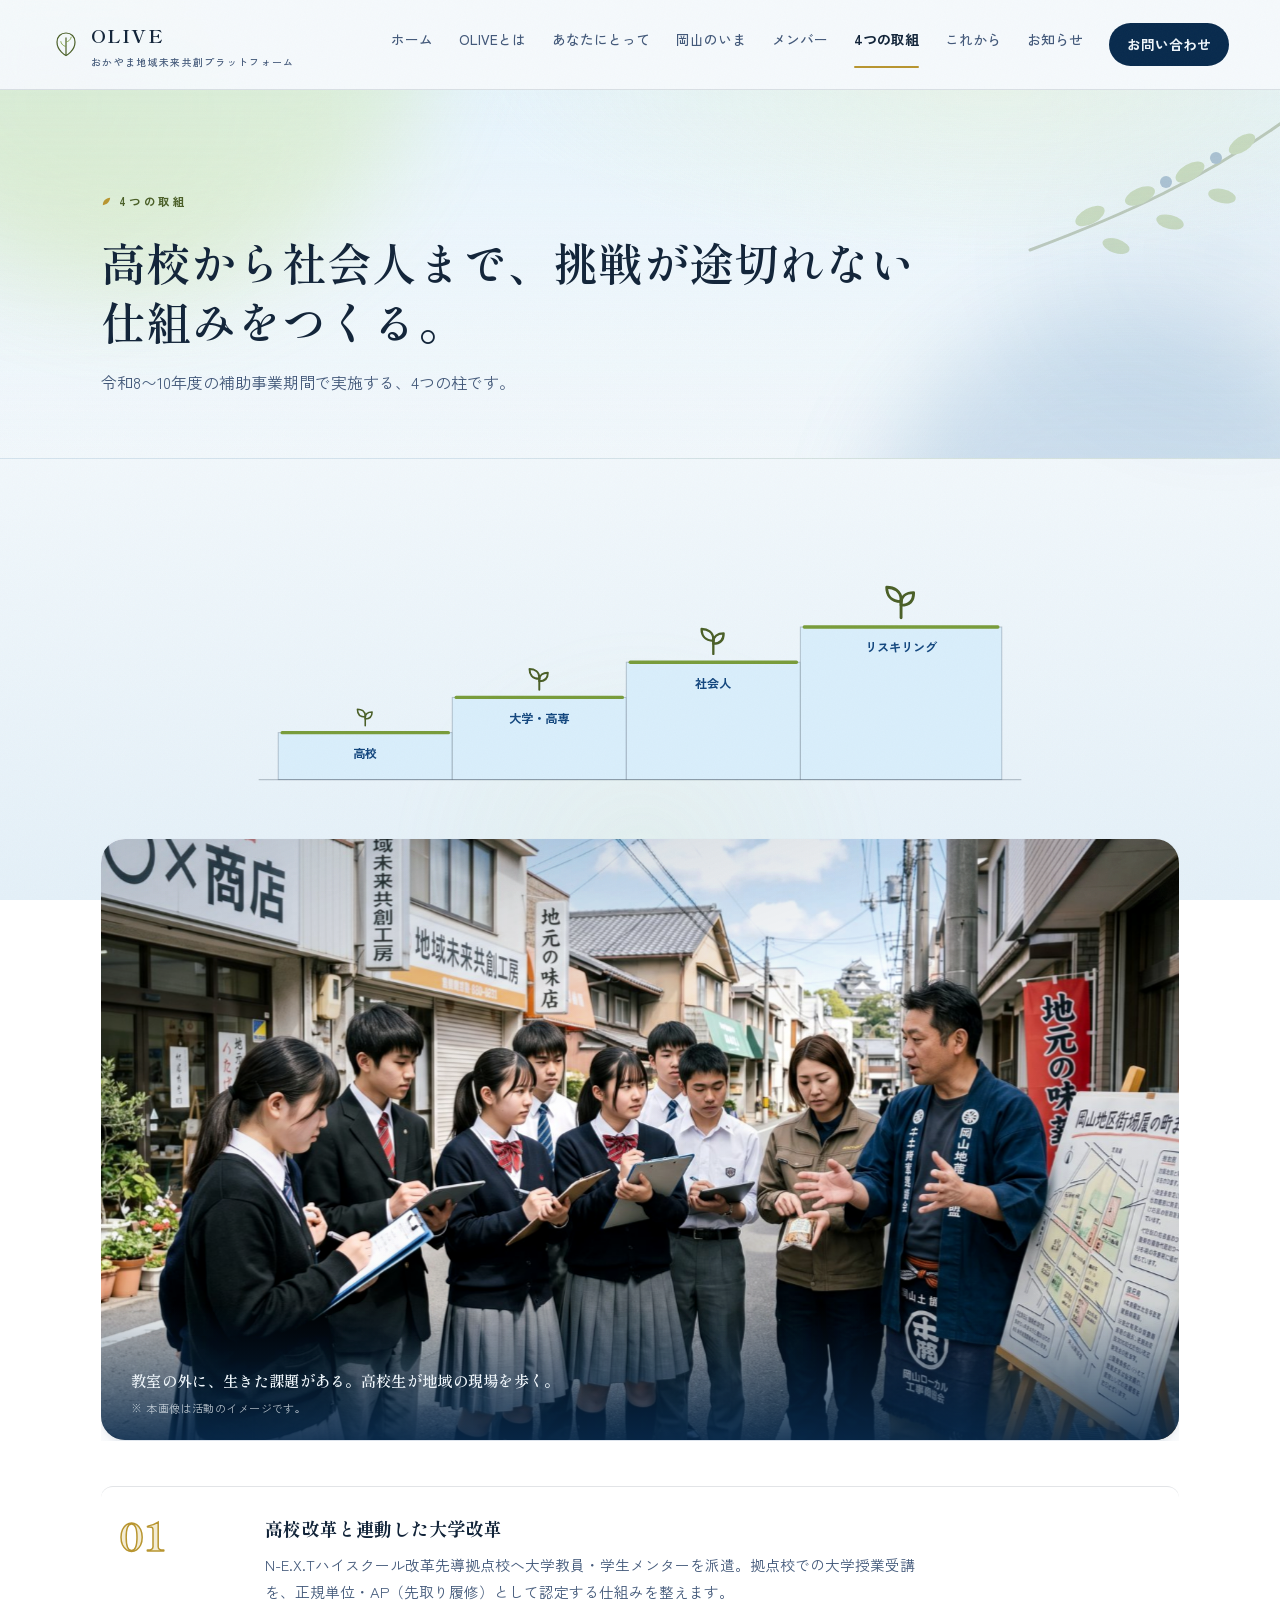
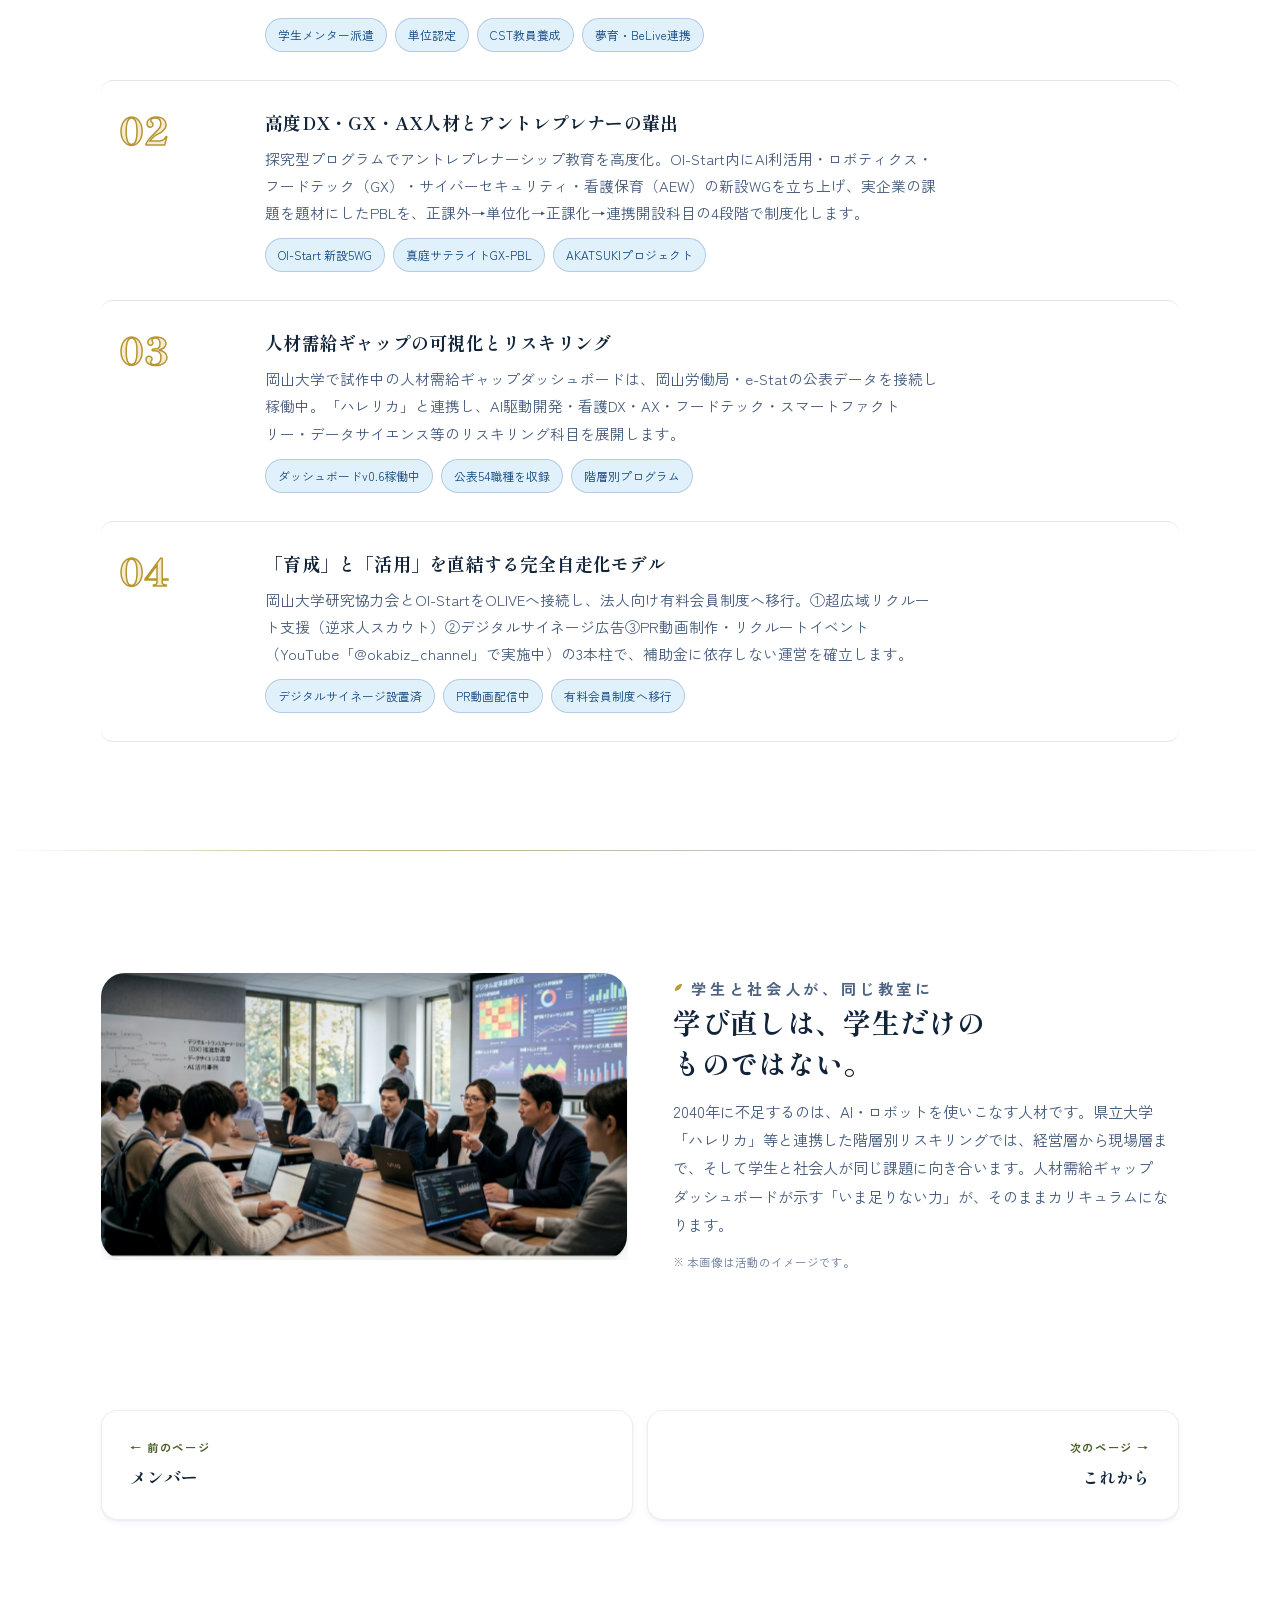
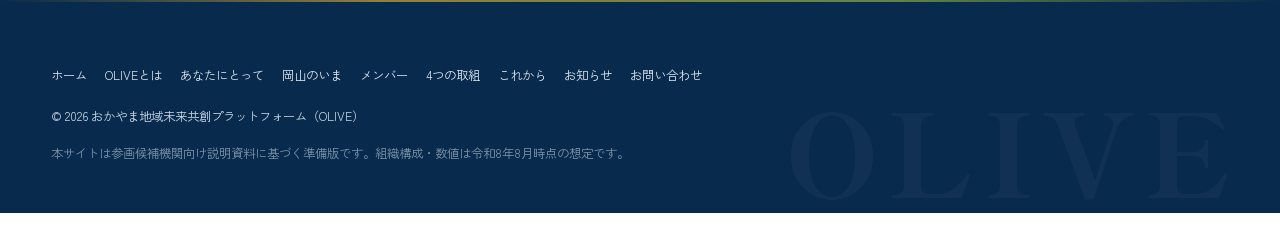
<file: initiatives.html>
<!DOCTYPE html>
<html lang="ja" class="no-js">
<head>
<meta charset="UTF-8">
<meta name="viewport" content="width=device-width, initial-scale=1">
<title>4つの取組｜OLIVE おかやま地域未来共創プラットフォーム</title>
<meta name="description" content="高校改革と連動した大学改革、高度DX・GX・AX人材の輩出、人材需給ギャップの可視化、完全自走化モデルの構築。">

<link rel="preconnect" href="https://fonts.googleapis.com">
<link rel="preconnect" href="https://fonts.gstatic.com" crossorigin>
<link href="https://fonts.googleapis.com/css2?family=Shippori+Mincho:wght@500;600;700;800&family=Zen+Kaku+Gothic+New:wght@400;500;700;900&display=swap" rel="stylesheet">
<script>document.documentElement.classList.remove("no-js");</script>
<link rel="icon" href="data:image/svg+xml,%3Csvg xmlns='http://www.w3.org/2000/svg' viewBox='0 0 40 40'%3E%3Cpath d='M20 34C20 34 8 28 8 16C8 9 13 4 20 4C27 4 32 9 32 16C32 28 20 34 20 34Z' fill='none' stroke='%234f6329' stroke-width='2.6'/%3E%3Cpath d='M20 34V10' stroke='%234f6329' stroke-width='2.6'/%3E%3C/svg%3E">
<meta name="theme-color" content="#0a5ba8">
<meta property="og:type" content="website">
<meta property="og:site_name" content="おかやま地域未来共創プラットフォーム（OLIVE）">
<meta property="og:title" content="4つの取組｜OLIVE">
<meta property="og:description" content="高校改革と連動した大学改革、高度DX・GX・AX人材の輩出、人材需給ギャップの可視化、完全自走化モデルの構築。">
<meta property="og:image" content="kodai-workshop.jpg">
<meta name="twitter:card" content="summary_large_image">
<link rel="stylesheet" href="style.css">
</head>
<body>
<a class="skip" href="#main">本文へスキップ</a>
<svg width="0" height="0" style="position:absolute" aria-hidden="true"><defs>
<symbol id="i-academy" viewBox="0 0 24 24"><path d="M3 9l9-5 9 5"/><path d="M4 20h16"/><path d="M6 20V9M10 20V9M14 20V9M18 20V9"/></symbol>
<symbol id="i-seedling" viewBox="0 0 24 24"><path d="M12 21V11"/><path d="M12 11C12 6 8 4 4 4c0 4 2 8 8 8Z"/><path d="M12 13C12 9 15 7 19 7c0 4-2 7-7 7Z"/></symbol>
<symbol id="i-roots" viewBox="0 0 24 24"><path d="M12 2v9"/><path d="M12 11c-3 0-5 3-6 9"/><path d="M12 11c3 0 5 3 6 9"/><path d="M12 11c-1.4 1.5-2 4.5-1.4 9"/><path d="M12 11c1.4 1.5 2 4.5 1.4 9"/></symbol>
<symbol id="i-dove" viewBox="0 0 24 24"><path d="M3 14c4 2.5 8 1.4 10-1.6-3 .2-5-1.6-5-4.6 3 .8 5 2.8 5 5.8 3-.6 5.4-3.4 6-7.4-2.6 3.6-6.4 5-10 5-2 0-4 .8-6 2.8Z"/></symbol>
<symbol id="i-cap" viewBox="0 0 24 24"><path d="M12 4 2 9l10 5 10-5-10-5Z"/><path d="M6 11.5V16c0 1.4 2.8 2.6 6 2.6s6-1.2 6-2.6v-4.5"/><path d="M21 9v5.5"/></symbol>
<symbol id="i-university" viewBox="0 0 24 24"><path d="M4 10l8-6 8 6"/><path d="M4 21h16"/><path d="M6 21V11M18 21V11M10 21v-5h4v5"/></symbol>
<symbol id="i-gov" viewBox="0 0 24 24"><path d="M4 10l8-6 8 6"/><path d="M4 21h16"/><path d="M6 21V11M10 21V11M14 21V11M18 21V11"/><path d="M12 4V1M12 1l3 1-3 1"/></symbol>
<symbol id="i-briefcase" viewBox="0 0 24 24"><rect x="3" y="8" width="18" height="12" rx="1.6"/><path d="M8 8V6a2 2 0 0 1 2-2h4a2 2 0 0 1 2 2v2"/><path d="M3 13.5h18"/></symbol>
<symbol id="i-coins" viewBox="0 0 24 24"><ellipse cx="12" cy="7" rx="7.5" ry="3"/><path d="M4.5 7v10c0 1.7 3.4 3 7.5 3s7.5-1.3 7.5-3V7"/><path d="M4.5 12c0 1.7 3.4 3 7.5 3s7.5-1.3 7.5-3"/></symbol>
<symbol id="i-speech" viewBox="0 0 24 24"><path d="M4 5h16v10H10l-4.5 4v-4H4Z"/><path d="M8 9h8M8 12h5"/></symbol>
<symbol id="i-book" viewBox="0 0 24 24"><path d="M4 5v14l8-3 8 3V5l-8-3-8 3Z"/><path d="M12 2v17"/></symbol>
<symbol id="i-cycle" viewBox="0 0 24 24"><path d="M18 8a7 7 0 0 0-11.3-2"/><path d="M6 16a7 7 0 0 0 11.3 2"/><path d="M5 3.5V7h3.5"/><path d="M19 20.5V17h-3.5"/></symbol>
<symbol id="i-alert" viewBox="0 0 24 24"><path d="M12 3 2 20h20L12 3Z"/><path d="M12 10v4M12 17.5v.01"/></symbol>
<symbol id="i-gear" viewBox="0 0 24 24"><circle cx="12" cy="12" r="3.4"/><path d="M12 2v3M12 19v3M2 12h3M19 12h3M4.9 4.9l2.2 2.2M16.9 16.9l2.2 2.2M19.1 4.9l-2.2 2.2M7.1 16.9l-2.2 2.2"/></symbol>
<symbol id="i-sun" viewBox="0 0 24 24"><circle cx="12" cy="12" r="4.5"/><path d="M12 1.5v3M12 19.5v3M1.5 12h3M19.5 12h3M4.6 4.6l2.1 2.1M17.3 17.3l2.1 2.1M19.4 4.6l-2.1 2.1M6.7 17.3l-2.1 2.1"/></symbol>
<symbol id="i-users" viewBox="0 0 24 24"><circle cx="9" cy="8" r="3.4"/><path d="M2.5 20c0-3.6 2.9-6 6.5-6s6.5 2.4 6.5 6"/><path d="M16.5 5.2a3.4 3.4 0 0 1 0 6.6"/><path d="M18 14.4c2.1.7 3.5 2.6 3.5 5.6"/></symbol>
<symbol id="i-check" viewBox="0 0 24 24"><path d="M4 12.5 9.5 18 20 6.5"/></symbol>
<symbol id="i-map" viewBox="0 0 24 24"><path d="M9 4 3 6.5v13L9 17l6 3 6-2.5v-13L15 7 9 4Z"/><path d="M9 4v13M15 7v13"/></symbol>
</defs></svg>
<div id="scrollProgress"></div>
<header class="site">
  <div class="nav-row">
    <a class="brand" href="index.html">
      <svg class="brand-mark" viewBox="0 0 40 40" fill="none" aria-hidden="true">
        <path d="M20 34C20 34 8 28 8 16C8 9 13 4 20 4C27 4 32 9 32 16C32 28 20 34 20 34Z" stroke="currentColor" stroke-width="1.6" style="color:var(--olive-deep)"/>
        <path d="M20 34V10" stroke="currentColor" stroke-width="1.6" style="color:var(--olive-deep)"/>
        <path d="M20 22C20 22 14 21 13 15" stroke="currentColor" stroke-width="1.2" style="color:var(--olive)"/>
        <path d="M20 16C20 16 26 15 27 9" stroke="currentColor" stroke-width="1.2" style="color:var(--olive)"/>
      </svg>
      <span class="brand-text">OLIVE<small>おかやま地域未来共創プラットフォーム</small></span>
    </a>
    <nav class="links" id="navLinks">
      <a href="index.html">ホーム</a>
      <a href="about.html">OLIVEとは</a>
      <a href="stakeholders.html">あなたにとって</a>
      <a href="issue.html">岡山のいま</a>
      <a href="members.html">メンバー</a>
      <a href="initiatives.html" class="active">4つの取組</a>
      <a href="roadmap.html">これから</a>
      <a href="news.html">お知らせ</a>
      <a href="contact.html">お問い合わせ</a>
    </nav>
    <button class="nav-toggle-btn" id="navToggleBtn" aria-label="メニューを開く" aria-expanded="false" aria-controls="navLinks">
      <svg viewBox="0 0 24 24" fill="none" stroke="currentColor" stroke-width="2" stroke-linecap="round"><path d="M3 6h18M3 12h18M3 18h18"/></svg>
    </button>
  </div>
</header>
<main id="main">
  <div class="page-head-band">
    <div class="wrap">
      <svg class="ph-deco" viewBox="0 0 300 200" aria-hidden="true">
<path d="M10 180 C 90 150, 190 110, 292 30" stroke="var(--olive-deep)" stroke-width="3" fill="none" stroke-linecap="round"/>
<g fill="var(--olive)">
  <ellipse cx="70" cy="146" rx="16" ry="8" transform="rotate(-28 70 146)"/>
  <ellipse cx="120" cy="126" rx="16" ry="8" transform="rotate(-24 120 126)"/>
  <ellipse cx="170" cy="102" rx="16" ry="8" transform="rotate(-30 170 102)"/>
  <ellipse cx="222" cy="74" rx="15" ry="7.5" transform="rotate(-34 222 74)"/>
  <ellipse cx="96" cy="176" rx="14" ry="7" transform="rotate(18 96 176)"/>
  <ellipse cx="150" cy="152" rx="14" ry="7" transform="rotate(14 150 152)"/>
  <ellipse cx="202" cy="126" rx="14" ry="7" transform="rotate(12 202 126)"/>
</g>
<g fill="var(--navy)"><circle cx="146" cy="112" r="6"/><circle cx="196" cy="88" r="6"/></g>
</svg>
      <div class="ph-inner page-enter">
        <p class="eyebrow">4つの取組</p>
        <h1>高校から社会人まで、挑戦が途切れない仕組みをつくる。</h1>
        <p class="ph-lede">令和8〜10年度の補助事業期間で実施する、4つの柱です。</p>
      </div>
    </div>
  </div>

  <section id="four">
    <div class="wrap">
      <div class="section-art art-wide reveal draw" role="img" aria-label="高校から大学、産業界、リスキリングへと段階的に育つ人材のイラスト">
<svg viewBox="0 0 900 234">
  <g fill="var(--sea-pale)" stroke="var(--line-strong)" stroke-width="1">
    <rect x="80" y="172" width="178" height="48"/><rect x="258" y="136" width="178" height="84"/>
    <rect x="436" y="100" width="178" height="120"/><rect x="614" y="64" width="206" height="156"/>
  </g>
  <g stroke="var(--olive)" stroke-width="3.4" stroke-linecap="round" fill="none">
    <path pathLength="1" d="M84 172 H254"/><path pathLength="1" d="M262 136 H432"/><path pathLength="1" d="M440 100 H610"/><path pathLength="1" d="M618 64 H816"/>
  </g>
  <g class="fade-late">
    <use href="#i-seedling" x="157" y="144" width="24" height="24" class="art-ico"/>
    <use href="#i-seedling" x="332" y="102" width="30" height="30" class="art-ico"/>
    <use href="#i-seedling" x="507" y="60" width="36" height="36" class="art-ico"/>
    <use href="#i-seedling" x="695" y="16" width="44" height="44" class="art-ico"/>
    <g font-family="var(--sans)" font-size="12.5" font-weight="700" fill="var(--navy)" text-anchor="middle">
      <text x="169" y="198">高校</text><text x="347" y="162">大学・高専</text><text x="525" y="126">社会人</text><text x="717" y="90">リスキリング</text>
    </g>
  </g>
  <path d="M60 220 H840" stroke="var(--line-strong)" stroke-width="1.2" fill="none"/>
</svg></div>
      <figure class="photo-band reveal wipe"><img src="fieldwork.jpg" alt="高校生が商店街で地元事業者に取材している様子" loading="lazy" decoding="async" width="1600" height="893"><figcaption>教室の外に、生きた課題がある。高校生が地域の現場を歩く。<span class="cap-note">※ 本画像は活動のイメージです。</span></figcaption></figure>
      <div class="init-list">
        <div class="init reveal">
          <div class="init-num">01</div>
          <div><h3>高校改革と連動した大学改革</h3><p>N-E.X.Tハイスクール改革先導拠点校へ大学教員・学生メンターを派遣。拠点校での大学授業受講を、正規単位・AP（先取り履修）として認定する仕組みを整えます。</p><div class="sub"><span>学生メンター派遣</span><span>単位認定</span><span>CST教員養成</span><span>夢育・BeLive連携</span></div></div>
        </div>
        <div class="init reveal">
          <div class="init-num">02</div>
          <div><h3>高度DX・GX・AX人材とアントレプレナーの輩出</h3><p>探究型プログラムでアントレプレナーシップ教育を高度化。OI-Start内にAI利活用・ロボティクス・フードテック（GX）・サイバーセキュリティ・看護保育（AEW）の新設WGを立ち上げ、実企業の課題を題材にしたPBLを、正課外→単位化→正課化→連携開設科目の4段階で制度化します。</p><div class="sub"><span>OI-Start 新設5WG</span><span>真庭サテライトGX-PBL</span><span>AKATSUKIプロジェクト</span></div></div>
        </div>
        <div class="init reveal">
          <div class="init-num">03</div>
          <div><h3>人材需給ギャップの可視化とリスキリング</h3><p>岡山大学で試作中の人材需給ギャップダッシュボードは、岡山労働局・e-Statの公表データを接続し稼働中。「ハレリカ」と連携し、AI駆動開発・看護DX・AX・フードテック・スマートファクトリー・データサイエンス等のリスキリング科目を展開します。</p><div class="sub"><span>ダッシュボードv0.6稼働中</span><span>公表54職種を収録</span><span>階層別プログラム</span></div></div>
        </div>
        <div class="init reveal">
          <div class="init-num">04</div>
          <div><h3>「育成」と「活用」を直結する完全自走化モデル</h3><p>岡山大学研究協力会とOI-StartをOLIVEへ接続し、法人向け有料会員制度へ移行。①超広域リクルート支援（逆求人スカウト）②デジタルサイネージ広告③PR動画制作・リクルートイベント（YouTube「@okabiz_channel」で実施中）の3本柱で、補助金に依存しない運営を確立します。</p><div class="sub"><span>デジタルサイネージ設置済</span><span>PR動画配信中</span><span>有料会員制度へ移行</span></div></div>
        </div>
      </div>
    </div>
  </section>

  <section id="reskilling-photo">
    <div class="wrap">
      <div class="photo-split reveal">
        <figure class="ps-img reveal wipe"><img src="dx-class.jpg" alt="ダッシュボードを前にDX・AI活用について学生と社会人が議論する講義風景" loading="lazy" decoding="async" width="1600" height="873"></figure>
        <div>
          <p class="eyebrow">学生と社会人が、同じ教室に</p>
          <h3>学び直しは、学生だけのものではない。</h3>
          <p>2040年に不足するのは、AI・ロボットを使いこなす人材です。県立大学「ハレリカ」等と連携した階層別リスキリングでは、経営層から現場層まで、そして学生と社会人が同じ課題に向き合います。人材需給ギャップダッシュボードが示す「いま足りない力」が、そのままカリキュラムになります。</p>
          <p class="ps-note">※ 本画像は活動のイメージです。</p>
        </div>
      </div>
    </div>
  </section>

</main>
<div class="wrap"><div class="pager">
<a href="members.html"><span class="dir">← 前のページ</span><span class="ttl">メンバー</span></a>
<a class="next" href="roadmap.html"><span class="dir">次のページ →</span><span class="ttl">これから</span></a>
</div></div>
<footer>
  <span>© 2026 おかやま地域未来共創プラットフォーム（OLIVE）</span>
  <span class="fnav"><a href="index.html">ホーム</a> <a href="about.html">OLIVEとは</a> <a href="stakeholders.html">あなたにとって</a> <a href="issue.html">岡山のいま</a> <a href="members.html">メンバー</a> <a href="initiatives.html">4つの取組</a> <a href="roadmap.html">これから</a> <a href="news.html">お知らせ</a> <a href="contact.html">お問い合わせ</a></span>
  <span class="f-note">本サイトは参画候補機関向け説明資料に基づく準備版です。組織構成・数値は令和8年8月時点の想定です。</span>
</footer>
<button class="back-to-top" id="backToTop" aria-label="ページ上部へ戻る">↑</button>
<script src="news.js"></script>
<script src="site.js"></script>

</body>
</html>
</file>
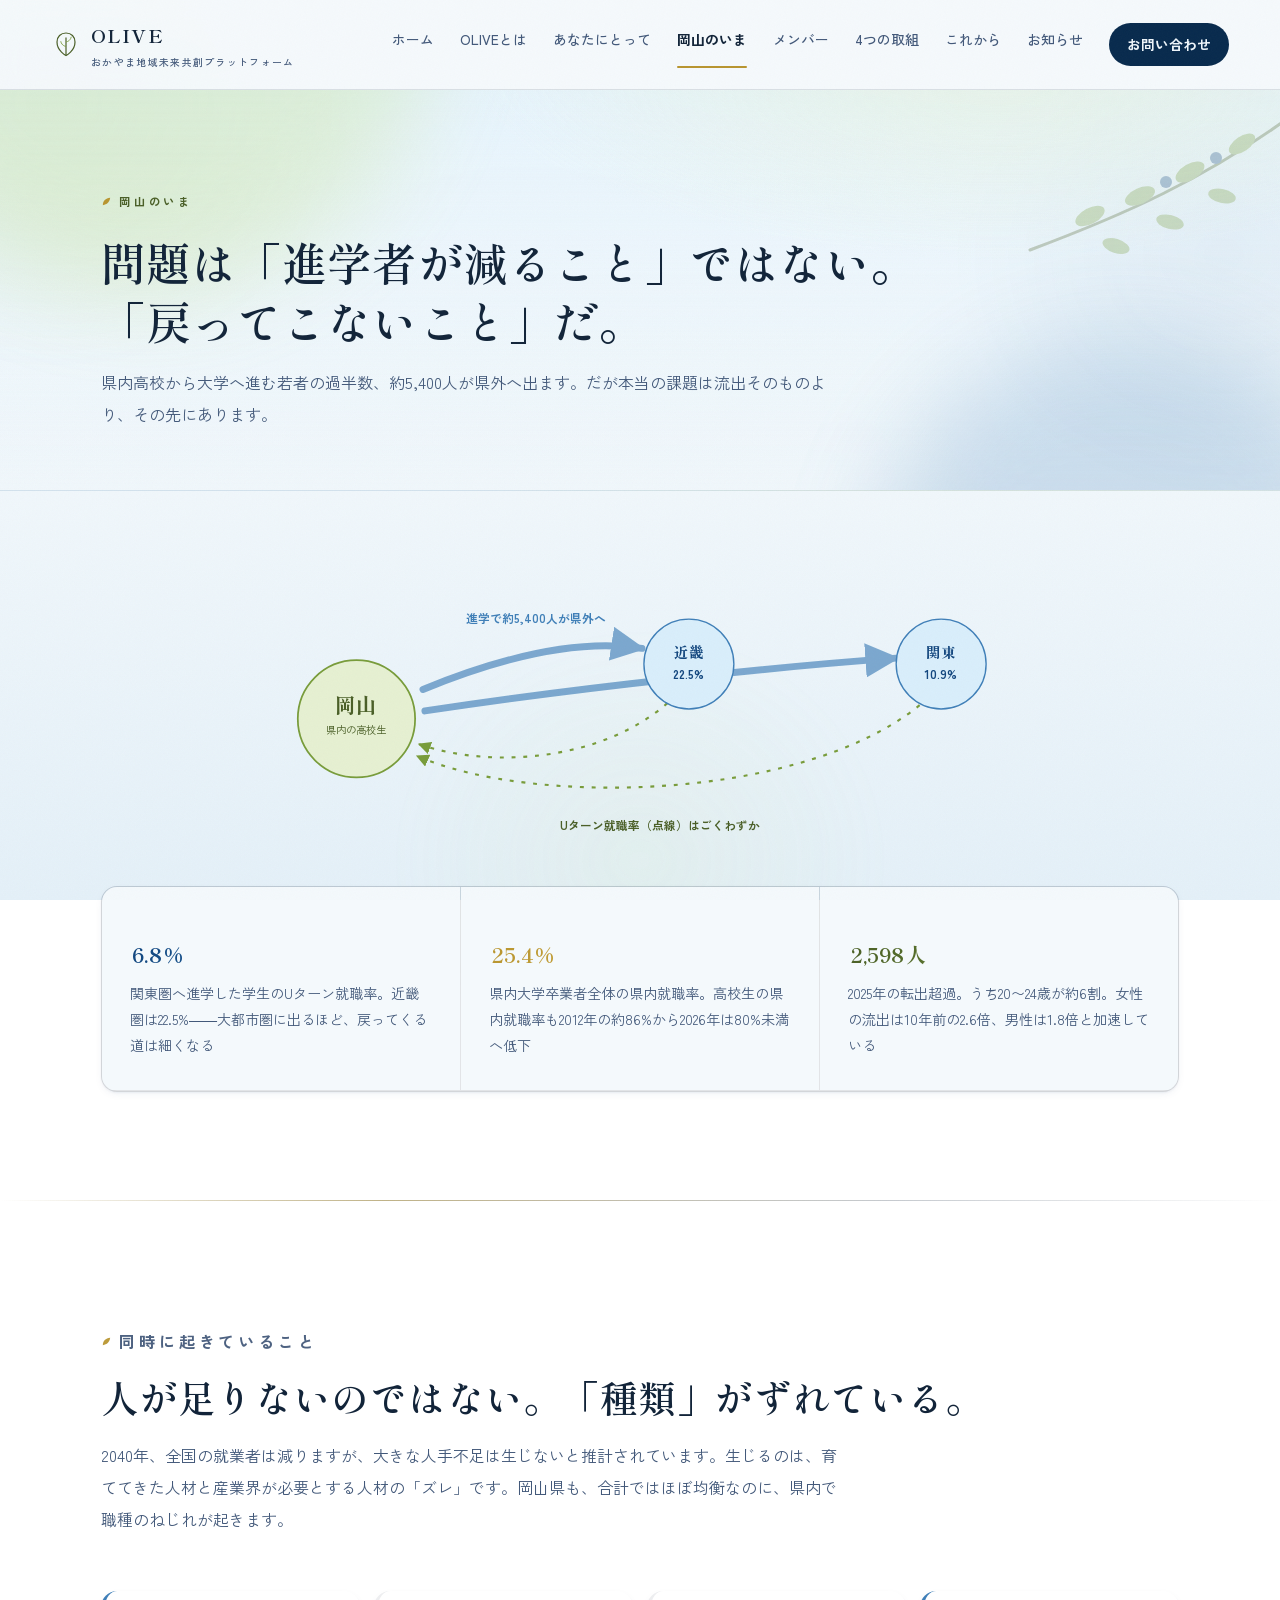
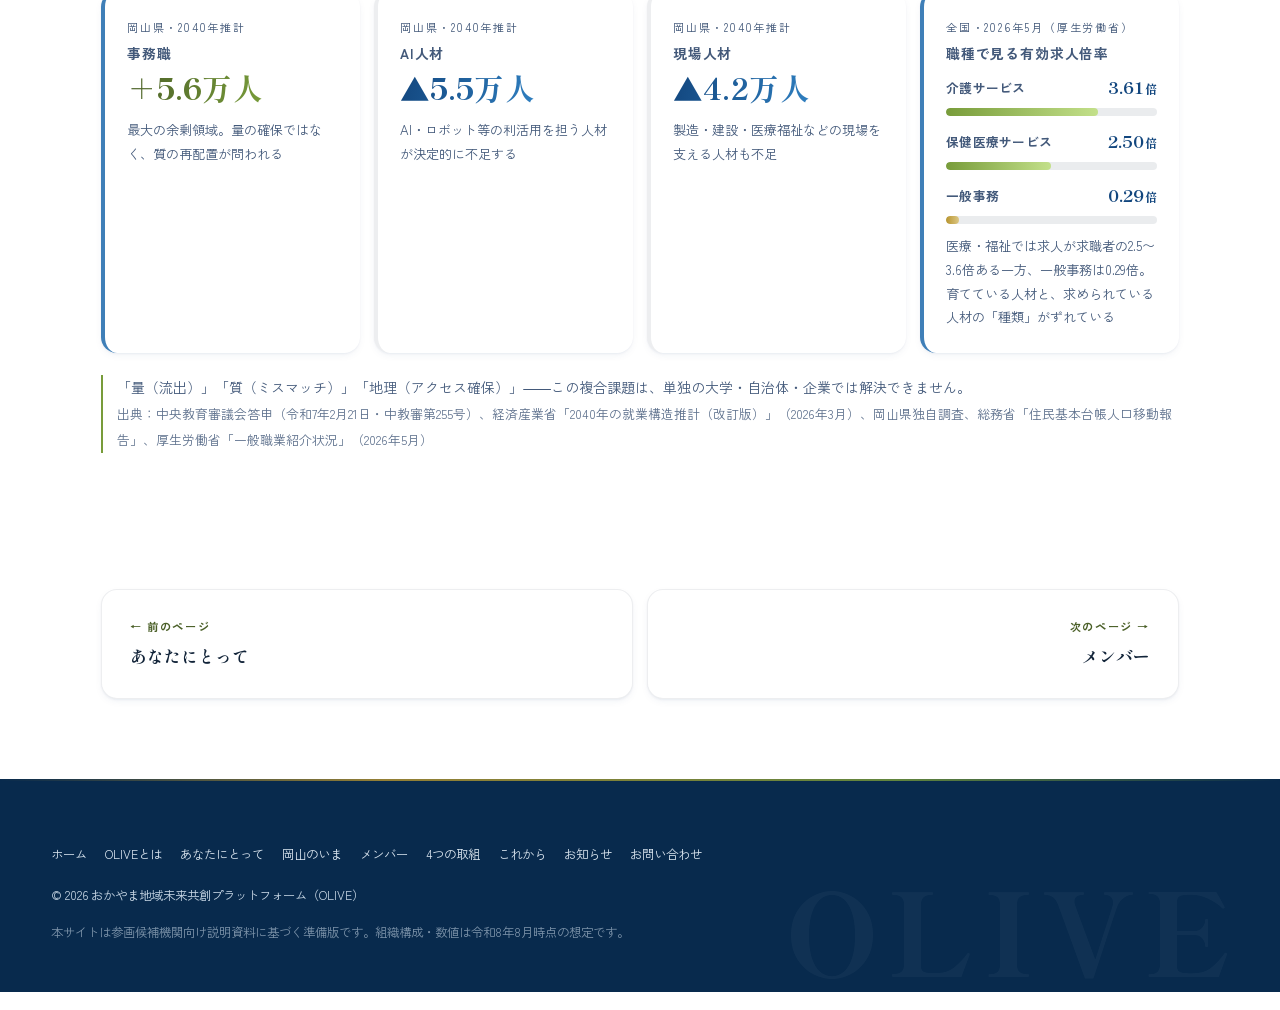
<file: issue.html>
<!DOCTYPE html>
<html lang="ja" class="no-js">
<head>
<meta charset="UTF-8">
<meta name="viewport" content="width=device-width, initial-scale=1">
<title>岡山のいま｜OLIVE おかやま地域未来共創プラットフォーム</title>
<meta name="description" content="Uターン就職率10.9%、県内就職率40.8%、転出超過4,168人。数字で見る岡山の構造課題と2040年の人材需給ミスマッチ。">

<link rel="preconnect" href="https://fonts.googleapis.com">
<link rel="preconnect" href="https://fonts.gstatic.com" crossorigin>
<link href="https://fonts.googleapis.com/css2?family=Shippori+Mincho:wght@500;600;700;800&family=Zen+Kaku+Gothic+New:wght@400;500;700;900&display=swap" rel="stylesheet">
<script>document.documentElement.classList.remove("no-js");</script>
<link rel="icon" href="data:image/svg+xml,%3Csvg xmlns='http://www.w3.org/2000/svg' viewBox='0 0 40 40'%3E%3Cpath d='M20 34C20 34 8 28 8 16C8 9 13 4 20 4C27 4 32 9 32 16C32 28 20 34 20 34Z' fill='none' stroke='%234f6329' stroke-width='2.6'/%3E%3Cpath d='M20 34V10' stroke='%234f6329' stroke-width='2.6'/%3E%3C/svg%3E">
<meta name="theme-color" content="#0a5ba8">
<meta property="og:type" content="website">
<meta property="og:site_name" content="おかやま地域未来共創プラットフォーム（OLIVE）">
<meta property="og:title" content="岡山のいま｜OLIVE">
<meta property="og:description" content="Uターン就職率10.9%、県内就職率40.8%、転出超過4,168人。数字で見る岡山の構造課題と2040年の人材需給ミスマッチ。">
<meta property="og:image" content="kodai-workshop.jpg">
<meta name="twitter:card" content="summary_large_image">
<link rel="stylesheet" href="style.css">
</head>
<body>
<a class="skip" href="#main">本文へスキップ</a>
<svg width="0" height="0" style="position:absolute" aria-hidden="true"><defs>
<symbol id="i-academy" viewBox="0 0 24 24"><path d="M3 9l9-5 9 5"/><path d="M4 20h16"/><path d="M6 20V9M10 20V9M14 20V9M18 20V9"/></symbol>
<symbol id="i-seedling" viewBox="0 0 24 24"><path d="M12 21V11"/><path d="M12 11C12 6 8 4 4 4c0 4 2 8 8 8Z"/><path d="M12 13C12 9 15 7 19 7c0 4-2 7-7 7Z"/></symbol>
<symbol id="i-roots" viewBox="0 0 24 24"><path d="M12 2v9"/><path d="M12 11c-3 0-5 3-6 9"/><path d="M12 11c3 0 5 3 6 9"/><path d="M12 11c-1.4 1.5-2 4.5-1.4 9"/><path d="M12 11c1.4 1.5 2 4.5 1.4 9"/></symbol>
<symbol id="i-dove" viewBox="0 0 24 24"><path d="M3 14c4 2.5 8 1.4 10-1.6-3 .2-5-1.6-5-4.6 3 .8 5 2.8 5 5.8 3-.6 5.4-3.4 6-7.4-2.6 3.6-6.4 5-10 5-2 0-4 .8-6 2.8Z"/></symbol>
<symbol id="i-cap" viewBox="0 0 24 24"><path d="M12 4 2 9l10 5 10-5-10-5Z"/><path d="M6 11.5V16c0 1.4 2.8 2.6 6 2.6s6-1.2 6-2.6v-4.5"/><path d="M21 9v5.5"/></symbol>
<symbol id="i-university" viewBox="0 0 24 24"><path d="M4 10l8-6 8 6"/><path d="M4 21h16"/><path d="M6 21V11M18 21V11M10 21v-5h4v5"/></symbol>
<symbol id="i-gov" viewBox="0 0 24 24"><path d="M4 10l8-6 8 6"/><path d="M4 21h16"/><path d="M6 21V11M10 21V11M14 21V11M18 21V11"/><path d="M12 4V1M12 1l3 1-3 1"/></symbol>
<symbol id="i-briefcase" viewBox="0 0 24 24"><rect x="3" y="8" width="18" height="12" rx="1.6"/><path d="M8 8V6a2 2 0 0 1 2-2h4a2 2 0 0 1 2 2v2"/><path d="M3 13.5h18"/></symbol>
<symbol id="i-coins" viewBox="0 0 24 24"><ellipse cx="12" cy="7" rx="7.5" ry="3"/><path d="M4.5 7v10c0 1.7 3.4 3 7.5 3s7.5-1.3 7.5-3V7"/><path d="M4.5 12c0 1.7 3.4 3 7.5 3s7.5-1.3 7.5-3"/></symbol>
<symbol id="i-speech" viewBox="0 0 24 24"><path d="M4 5h16v10H10l-4.5 4v-4H4Z"/><path d="M8 9h8M8 12h5"/></symbol>
<symbol id="i-book" viewBox="0 0 24 24"><path d="M4 5v14l8-3 8 3V5l-8-3-8 3Z"/><path d="M12 2v17"/></symbol>
<symbol id="i-cycle" viewBox="0 0 24 24"><path d="M18 8a7 7 0 0 0-11.3-2"/><path d="M6 16a7 7 0 0 0 11.3 2"/><path d="M5 3.5V7h3.5"/><path d="M19 20.5V17h-3.5"/></symbol>
<symbol id="i-alert" viewBox="0 0 24 24"><path d="M12 3 2 20h20L12 3Z"/><path d="M12 10v4M12 17.5v.01"/></symbol>
<symbol id="i-gear" viewBox="0 0 24 24"><circle cx="12" cy="12" r="3.4"/><path d="M12 2v3M12 19v3M2 12h3M19 12h3M4.9 4.9l2.2 2.2M16.9 16.9l2.2 2.2M19.1 4.9l-2.2 2.2M7.1 16.9l-2.2 2.2"/></symbol>
<symbol id="i-sun" viewBox="0 0 24 24"><circle cx="12" cy="12" r="4.5"/><path d="M12 1.5v3M12 19.5v3M1.5 12h3M19.5 12h3M4.6 4.6l2.1 2.1M17.3 17.3l2.1 2.1M19.4 4.6l-2.1 2.1M6.7 17.3l-2.1 2.1"/></symbol>
<symbol id="i-users" viewBox="0 0 24 24"><circle cx="9" cy="8" r="3.4"/><path d="M2.5 20c0-3.6 2.9-6 6.5-6s6.5 2.4 6.5 6"/><path d="M16.5 5.2a3.4 3.4 0 0 1 0 6.6"/><path d="M18 14.4c2.1.7 3.5 2.6 3.5 5.6"/></symbol>
<symbol id="i-check" viewBox="0 0 24 24"><path d="M4 12.5 9.5 18 20 6.5"/></symbol>
<symbol id="i-map" viewBox="0 0 24 24"><path d="M9 4 3 6.5v13L9 17l6 3 6-2.5v-13L15 7 9 4Z"/><path d="M9 4v13M15 7v13"/></symbol>
</defs></svg>
<div id="scrollProgress"></div>
<header class="site">
  <div class="nav-row">
    <a class="brand" href="index.html">
      <svg class="brand-mark" viewBox="0 0 40 40" fill="none" aria-hidden="true">
        <path d="M20 34C20 34 8 28 8 16C8 9 13 4 20 4C27 4 32 9 32 16C32 28 20 34 20 34Z" stroke="currentColor" stroke-width="1.6" style="color:var(--olive-deep)"/>
        <path d="M20 34V10" stroke="currentColor" stroke-width="1.6" style="color:var(--olive-deep)"/>
        <path d="M20 22C20 22 14 21 13 15" stroke="currentColor" stroke-width="1.2" style="color:var(--olive)"/>
        <path d="M20 16C20 16 26 15 27 9" stroke="currentColor" stroke-width="1.2" style="color:var(--olive)"/>
      </svg>
      <span class="brand-text">OLIVE<small>おかやま地域未来共創プラットフォーム</small></span>
    </a>
    <nav class="links" id="navLinks">
      <a href="index.html">ホーム</a>
      <a href="about.html">OLIVEとは</a>
      <a href="stakeholders.html">あなたにとって</a>
      <a href="issue.html" class="active">岡山のいま</a>
      <a href="members.html">メンバー</a>
      <a href="initiatives.html">4つの取組</a>
      <a href="roadmap.html">これから</a>
      <a href="news.html">お知らせ</a>
      <a href="contact.html">お問い合わせ</a>
    </nav>
    <button class="nav-toggle-btn" id="navToggleBtn" aria-label="メニューを開く" aria-expanded="false" aria-controls="navLinks">
      <svg viewBox="0 0 24 24" fill="none" stroke="currentColor" stroke-width="2" stroke-linecap="round"><path d="M3 6h18M3 12h18M3 18h18"/></svg>
    </button>
  </div>
</header>
<main id="main">
  <div class="page-head-band">
    <div class="wrap">
      <svg class="ph-deco" viewBox="0 0 300 200" aria-hidden="true">
<path d="M10 180 C 90 150, 190 110, 292 30" stroke="var(--olive-deep)" stroke-width="3" fill="none" stroke-linecap="round"/>
<g fill="var(--olive)">
  <ellipse cx="70" cy="146" rx="16" ry="8" transform="rotate(-28 70 146)"/>
  <ellipse cx="120" cy="126" rx="16" ry="8" transform="rotate(-24 120 126)"/>
  <ellipse cx="170" cy="102" rx="16" ry="8" transform="rotate(-30 170 102)"/>
  <ellipse cx="222" cy="74" rx="15" ry="7.5" transform="rotate(-34 222 74)"/>
  <ellipse cx="96" cy="176" rx="14" ry="7" transform="rotate(18 96 176)"/>
  <ellipse cx="150" cy="152" rx="14" ry="7" transform="rotate(14 150 152)"/>
  <ellipse cx="202" cy="126" rx="14" ry="7" transform="rotate(12 202 126)"/>
</g>
<g fill="var(--navy)"><circle cx="146" cy="112" r="6"/><circle cx="196" cy="88" r="6"/></g>
</svg>
      <div class="ph-inner page-enter">
        <p class="eyebrow">岡山のいま</p>
        <h1>問題は「進学者が減ること」ではない。「戻ってこないこと」だ。</h1>
        <p class="ph-lede">県内高校から大学へ進む若者の過半数、約5,400人が県外へ出ます。だが本当の課題は流出そのものより、その先にあります。</p>
      </div>
    </div>
  </div>

  <section id="outflow">
    <div class="wrap">
      <div class="section-art art-wide reveal" role="img" aria-label="岡山から大都市圏へ若者が流出し、Uターンはわずかであることを示す図">
<svg viewBox="0 0 900 250">
  <defs>
    <marker id="arwOut" viewBox="0 0 10 10" refX="9" refY="5" markerWidth="5" markerHeight="5" orient="auto"><path d="M0 0 L10 5 L0 10 Z" fill="var(--navy-soft)"/></marker>
    <marker id="arwBack" viewBox="0 0 10 10" refX="9" refY="5" markerWidth="6" markerHeight="6" orient="auto"><path d="M0 0 L10 5 L0 10 Z" fill="var(--olive)"/></marker>
  </defs>
  <path d="M228 96 C 330 54, 400 46, 452 54" stroke="var(--navy-soft)" stroke-width="7" fill="none" opacity="0.65" marker-end="url(#arwOut)" stroke-linecap="round"/>
  <path d="M230 118 C 400 92, 600 72, 712 64" stroke="var(--navy-soft)" stroke-width="7" fill="none" opacity="0.65" marker-end="url(#arwOut)" stroke-linecap="round"/>
  <path class="hub-link" d="M478 110 C 412 168, 300 178, 224 152" stroke="var(--olive)" stroke-width="2.2" fill="none" marker-end="url(#arwBack)"/>
  <path class="hub-link" d="M736 112 C 616 210, 340 216, 222 164" stroke="var(--olive)" stroke-width="2.2" fill="none" marker-end="url(#arwBack)"/>
  <circle cx="160" cy="126" r="60" fill="var(--olive-pale)" stroke="var(--olive)" stroke-width="1.8"/>
  <text x="160" y="120" text-anchor="middle" font-family="var(--serif)" font-size="21" font-weight="700" fill="var(--olive-deep)">岡山</text>
  <text x="160" y="142" text-anchor="middle" font-family="var(--sans)" font-size="10.5" fill="var(--olive-deep)">県内の高校生</text>
  <circle cx="500" cy="70" r="46" fill="var(--sea-pale)" stroke="var(--navy-soft)" stroke-width="1.4"/>
  <text x="500" y="64" text-anchor="middle" font-family="var(--serif)" font-size="15" font-weight="700" fill="var(--navy)">近畿</text>
  <text x="500" y="85" text-anchor="middle" font-family="var(--sans)" font-size="12.5" font-weight="700" fill="var(--navy)">22.5%</text>
  <circle cx="758" cy="70" r="46" fill="var(--sea-pale)" stroke="var(--navy-soft)" stroke-width="1.4"/>
  <text x="758" y="64" text-anchor="middle" font-family="var(--serif)" font-size="15" font-weight="700" fill="var(--navy)">関東</text>
  <text x="758" y="85" text-anchor="middle" font-family="var(--sans)" font-size="12.5" font-weight="700" fill="var(--navy)">10.9%</text>
  <text x="344" y="28" text-anchor="middle" font-family="var(--sans)" font-size="12" font-weight="700" fill="var(--navy-soft)">進学で約5,400人が県外へ</text>
  <text x="470" y="240" text-anchor="middle" font-family="var(--sans)" font-size="12" font-weight="700" fill="var(--olive-deep)">Uターン就職率（点線）はごくわずか</text>
</svg></div>
      <div class="stat-grid stagger">
        <div class="stat-cell"><div class="stat-num"><span class="count" data-target="10.9" data-decimals="1">0</span><span>%</span></div><p class="stat-label">関東圏へ進学した学生のUターン就職率。近畿圏は22.5%――大都市圏に出るほど、戻ってくる道は細くなる</p></div>
        <div class="stat-cell"><div class="stat-num"><span class="count" data-target="40.8" data-decimals="1">0</span><span>%</span></div><p class="stat-label">県内大学卒業者全体の県内就職率。高校生の県内就職率も2012年の約86%から2026年は80%未満へ低下</p></div>
        <div class="stat-cell"><div class="stat-num"><span class="count" data-target="4168" data-decimals="0">0</span><span>人</span></div><p class="stat-label">2025年の転出超過。うち20〜24歳が約6割。女性の流出は10年前の2.6倍、男性は1.8倍と加速している</p></div>
      </div>
    </div>
  </section>

  <section id="mismatch">
    <div class="wrap">
      <div class="section-head reveal">
        <p class="eyebrow">同時に起きていること</p>
        <h2>人が足りないのではない。「種類」がずれている。</h2>
        <p>2040年、全国の就業者は減りますが、大きな人手不足は生じないと推計されています。生じるのは、育ててきた人材と産業界が必要とする人材の「ズレ」です。岡山県も、合計ではほぼ均衡なのに、県内で職種のねじれが起きます。</p>
      </div>
      <div class="qs-grid stagger">
        <div class="qs warm"><div class="yr">岡山県・2040年推計</div><div class="val"><span class="v-l">事務職</span><b class="v-n">＋5.6万人</b></div><p class="lbl">最大の余剰領域。量の確保ではなく、質の再配置が問われる</p></div>
        <div class="qs"><div class="yr">岡山県・2040年推計</div><div class="val"><span class="v-l">AI人材</span><b class="v-n">▲5.5万人</b></div><p class="lbl">AI・ロボット等の利活用を担う人材が決定的に不足する</p></div>
        <div class="qs"><div class="yr">岡山県・2040年推計</div><div class="val"><span class="v-l">現場人材</span><b class="v-n">▲4.2万人</b></div><p class="lbl">製造・建設・医療福祉などの現場を支える人材も不足</p></div>
        <div class="qs warm qs-bars"><div class="yr">全国・2026年5月（厚生労働省）</div><div class="val"><span class="v-l">職種で見る有効求人倍率</span></div>
          <ul class="bars" aria-label="職種別の有効求人倍率">
            <li><span class="bl">介護サービス</span><span class="bar"><i style="--w:72%"></i></span><b>3.61<small>倍</small></b></li>
            <li><span class="bl">保健医療サービス</span><span class="bar"><i style="--w:50%"></i></span><b>2.50<small>倍</small></b></li>
            <li><span class="bl">一般事務</span><span class="bar"><i style="--w:6%"></i></span><b>0.29<small>倍</small></b></li>
          </ul>
          <p class="lbl">医療・福祉では求人が求職者の2.5〜3.6倍ある一方、一般事務は0.29倍。育てている人材と、求められている人材の「種類」がずれている</p></div>
      </div>
      <p class="reveal" style="margin-top:22px; font-size:0.87rem; color:var(--ink-soft); border-left:2px solid var(--olive); padding-left:14px;">
        「量（流出）」「質（ミスマッチ）」「地理（アクセス確保）」――この複合課題は、単独の大学・自治体・企業では解決できません。<br>
        <span style="font-size:0.8rem; opacity:0.85;">出典：中央教育審議会答申（令和7年2月21日・中教審第255号）、経済産業省「2040年の就業構造推計（改訂版）」（2026年3月）、岡山県独自調査、総務省「住民基本台帳人口移動報告」、厚生労働省「一般職業紹介状況」（2026年5月）</span>
      </p>
    </div>
  </section>

</main>
<div class="wrap"><div class="pager">
<a href="stakeholders.html"><span class="dir">← 前のページ</span><span class="ttl">あなたにとって</span></a>
<a class="next" href="members.html"><span class="dir">次のページ →</span><span class="ttl">メンバー</span></a>
</div></div>
<footer>
  <span>© 2026 おかやま地域未来共創プラットフォーム（OLIVE）</span>
  <span class="fnav"><a href="index.html">ホーム</a> <a href="about.html">OLIVEとは</a> <a href="stakeholders.html">あなたにとって</a> <a href="issue.html">岡山のいま</a> <a href="members.html">メンバー</a> <a href="initiatives.html">4つの取組</a> <a href="roadmap.html">これから</a> <a href="news.html">お知らせ</a> <a href="contact.html">お問い合わせ</a></span>
  <span class="f-note">本サイトは参画候補機関向け説明資料に基づく準備版です。組織構成・数値は令和8年8月時点の想定です。</span>
</footer>
<button class="back-to-top" id="backToTop" aria-label="ページ上部へ戻る">↑</button>
<script src="news.js"></script>
<script src="site.js"></script>

</body>
</html>
</file>
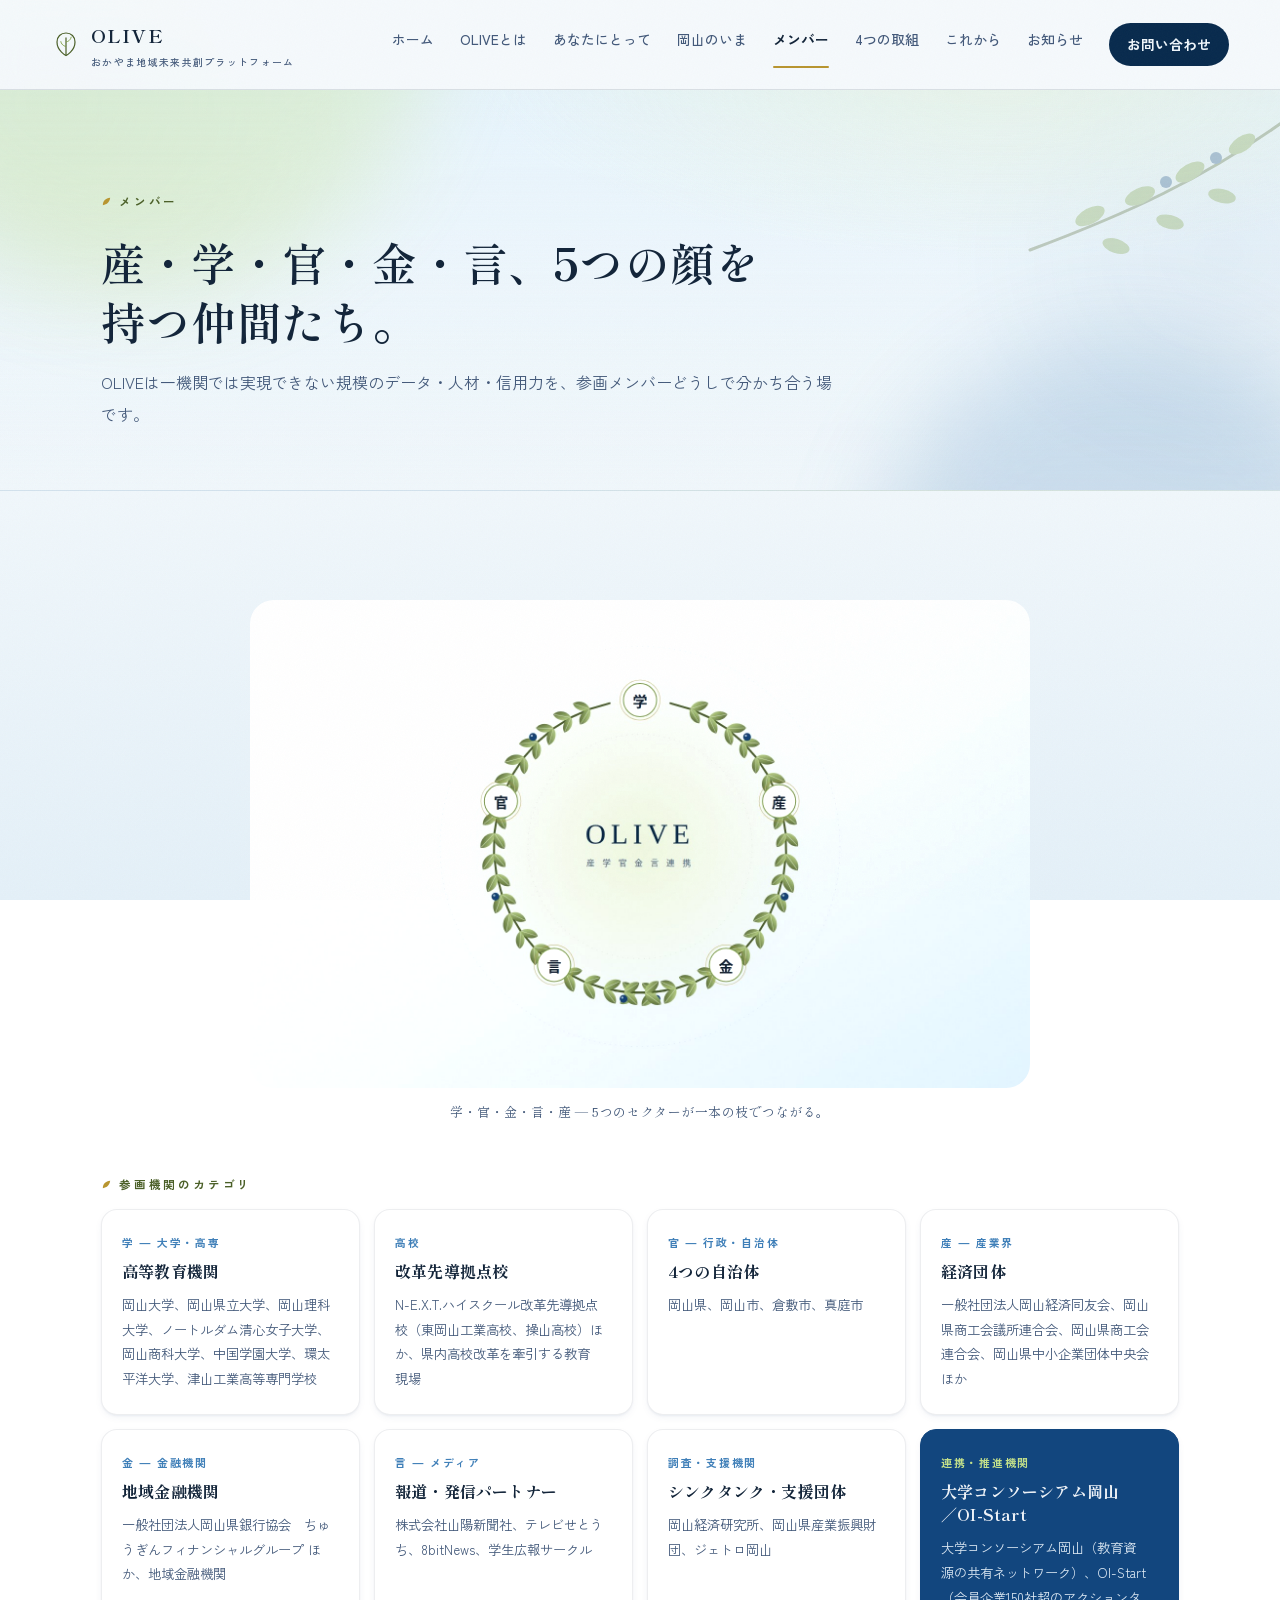
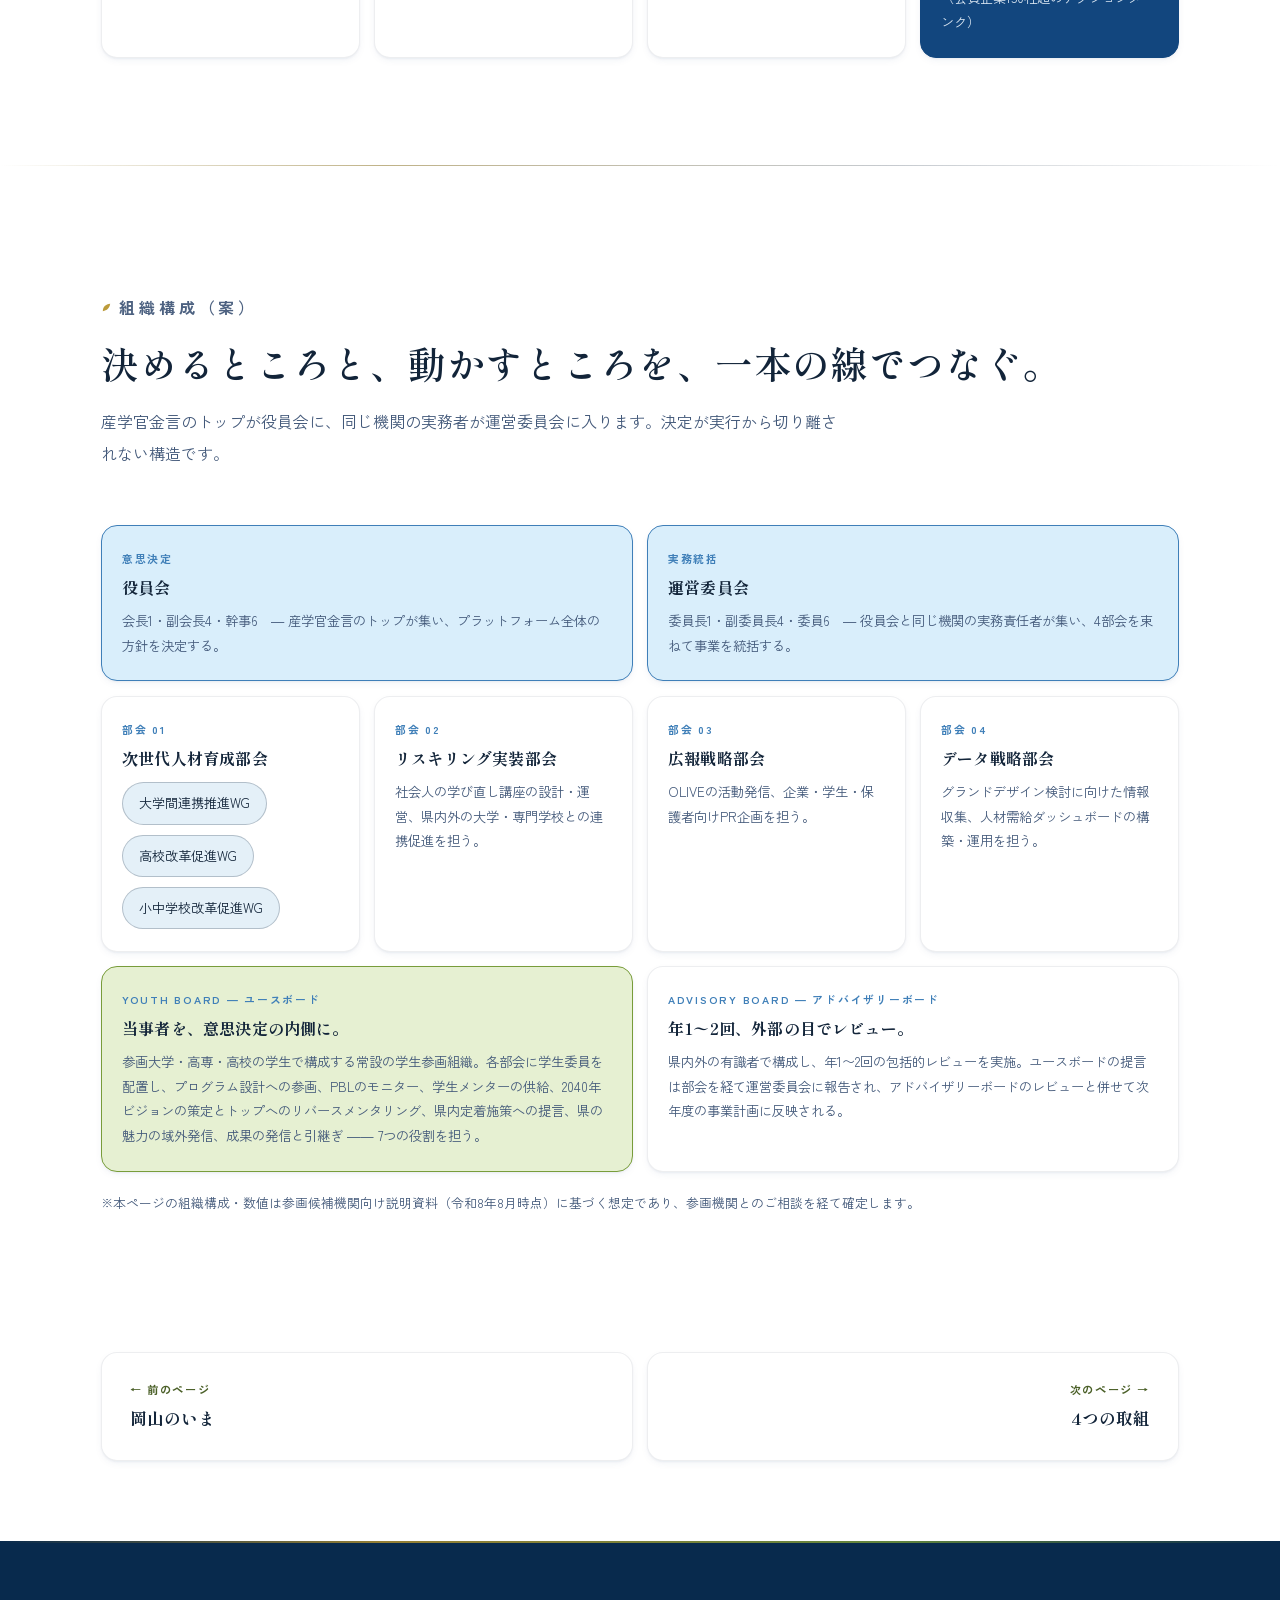
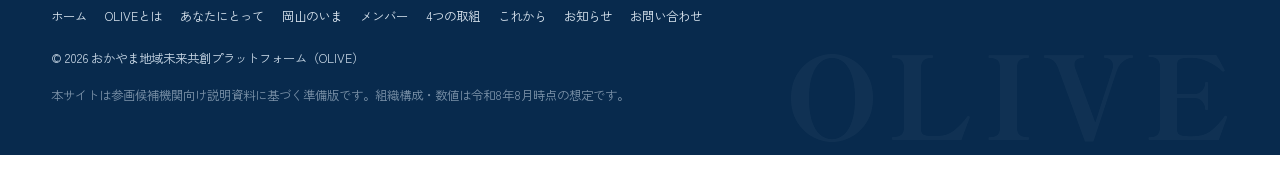
<file: members.html>
<!DOCTYPE html>
<html lang="ja" class="no-js">
<head>
<meta charset="UTF-8">
<meta name="viewport" content="width=device-width, initial-scale=1">
<title>メンバー｜OLIVE おかやま地域未来共創プラットフォーム</title>
<meta name="description" content="産・学・官・金・言の参画機関カテゴリと、役員会・運営委員会・4部会・ユースボードからなるOLIVEの組織構成。">

<link rel="preconnect" href="https://fonts.googleapis.com">
<link rel="preconnect" href="https://fonts.gstatic.com" crossorigin>
<link href="https://fonts.googleapis.com/css2?family=Shippori+Mincho:wght@500;600;700;800&family=Zen+Kaku+Gothic+New:wght@400;500;700;900&display=swap" rel="stylesheet">
<script>document.documentElement.classList.remove("no-js");</script>
<link rel="icon" href="data:image/svg+xml,%3Csvg xmlns='http://www.w3.org/2000/svg' viewBox='0 0 40 40'%3E%3Cpath d='M20 34C20 34 8 28 8 16C8 9 13 4 20 4C27 4 32 9 32 16C32 28 20 34 20 34Z' fill='none' stroke='%234f6329' stroke-width='2.6'/%3E%3Cpath d='M20 34V10' stroke='%234f6329' stroke-width='2.6'/%3E%3C/svg%3E">
<meta name="theme-color" content="#0a5ba8">
<meta property="og:type" content="website">
<meta property="og:site_name" content="おかやま地域未来共創プラットフォーム（OLIVE）">
<meta property="og:title" content="メンバー｜OLIVE">
<meta property="og:description" content="産・学・官・金・言の参画機関カテゴリと、役員会・運営委員会・4部会・ユースボードからなるOLIVEの組織構成。">
<meta property="og:image" content="kodai-workshop.jpg">
<meta name="twitter:card" content="summary_large_image">
<link rel="stylesheet" href="style.css">
</head>
<body>
<a class="skip" href="#main">本文へスキップ</a>
<svg width="0" height="0" style="position:absolute" aria-hidden="true"><defs>
<symbol id="i-academy" viewBox="0 0 24 24"><path d="M3 9l9-5 9 5"/><path d="M4 20h16"/><path d="M6 20V9M10 20V9M14 20V9M18 20V9"/></symbol>
<symbol id="i-seedling" viewBox="0 0 24 24"><path d="M12 21V11"/><path d="M12 11C12 6 8 4 4 4c0 4 2 8 8 8Z"/><path d="M12 13C12 9 15 7 19 7c0 4-2 7-7 7Z"/></symbol>
<symbol id="i-roots" viewBox="0 0 24 24"><path d="M12 2v9"/><path d="M12 11c-3 0-5 3-6 9"/><path d="M12 11c3 0 5 3 6 9"/><path d="M12 11c-1.4 1.5-2 4.5-1.4 9"/><path d="M12 11c1.4 1.5 2 4.5 1.4 9"/></symbol>
<symbol id="i-dove" viewBox="0 0 24 24"><path d="M3 14c4 2.5 8 1.4 10-1.6-3 .2-5-1.6-5-4.6 3 .8 5 2.8 5 5.8 3-.6 5.4-3.4 6-7.4-2.6 3.6-6.4 5-10 5-2 0-4 .8-6 2.8Z"/></symbol>
<symbol id="i-cap" viewBox="0 0 24 24"><path d="M12 4 2 9l10 5 10-5-10-5Z"/><path d="M6 11.5V16c0 1.4 2.8 2.6 6 2.6s6-1.2 6-2.6v-4.5"/><path d="M21 9v5.5"/></symbol>
<symbol id="i-university" viewBox="0 0 24 24"><path d="M4 10l8-6 8 6"/><path d="M4 21h16"/><path d="M6 21V11M18 21V11M10 21v-5h4v5"/></symbol>
<symbol id="i-gov" viewBox="0 0 24 24"><path d="M4 10l8-6 8 6"/><path d="M4 21h16"/><path d="M6 21V11M10 21V11M14 21V11M18 21V11"/><path d="M12 4V1M12 1l3 1-3 1"/></symbol>
<symbol id="i-briefcase" viewBox="0 0 24 24"><rect x="3" y="8" width="18" height="12" rx="1.6"/><path d="M8 8V6a2 2 0 0 1 2-2h4a2 2 0 0 1 2 2v2"/><path d="M3 13.5h18"/></symbol>
<symbol id="i-coins" viewBox="0 0 24 24"><ellipse cx="12" cy="7" rx="7.5" ry="3"/><path d="M4.5 7v10c0 1.7 3.4 3 7.5 3s7.5-1.3 7.5-3V7"/><path d="M4.5 12c0 1.7 3.4 3 7.5 3s7.5-1.3 7.5-3"/></symbol>
<symbol id="i-speech" viewBox="0 0 24 24"><path d="M4 5h16v10H10l-4.5 4v-4H4Z"/><path d="M8 9h8M8 12h5"/></symbol>
<symbol id="i-book" viewBox="0 0 24 24"><path d="M4 5v14l8-3 8 3V5l-8-3-8 3Z"/><path d="M12 2v17"/></symbol>
<symbol id="i-cycle" viewBox="0 0 24 24"><path d="M18 8a7 7 0 0 0-11.3-2"/><path d="M6 16a7 7 0 0 0 11.3 2"/><path d="M5 3.5V7h3.5"/><path d="M19 20.5V17h-3.5"/></symbol>
<symbol id="i-alert" viewBox="0 0 24 24"><path d="M12 3 2 20h20L12 3Z"/><path d="M12 10v4M12 17.5v.01"/></symbol>
<symbol id="i-gear" viewBox="0 0 24 24"><circle cx="12" cy="12" r="3.4"/><path d="M12 2v3M12 19v3M2 12h3M19 12h3M4.9 4.9l2.2 2.2M16.9 16.9l2.2 2.2M19.1 4.9l-2.2 2.2M7.1 16.9l-2.2 2.2"/></symbol>
<symbol id="i-sun" viewBox="0 0 24 24"><circle cx="12" cy="12" r="4.5"/><path d="M12 1.5v3M12 19.5v3M1.5 12h3M19.5 12h3M4.6 4.6l2.1 2.1M17.3 17.3l2.1 2.1M19.4 4.6l-2.1 2.1M6.7 17.3l-2.1 2.1"/></symbol>
<symbol id="i-users" viewBox="0 0 24 24"><circle cx="9" cy="8" r="3.4"/><path d="M2.5 20c0-3.6 2.9-6 6.5-6s6.5 2.4 6.5 6"/><path d="M16.5 5.2a3.4 3.4 0 0 1 0 6.6"/><path d="M18 14.4c2.1.7 3.5 2.6 3.5 5.6"/></symbol>
<symbol id="i-check" viewBox="0 0 24 24"><path d="M4 12.5 9.5 18 20 6.5"/></symbol>
<symbol id="i-map" viewBox="0 0 24 24"><path d="M9 4 3 6.5v13L9 17l6 3 6-2.5v-13L15 7 9 4Z"/><path d="M9 4v13M15 7v13"/></symbol>
</defs></svg>
<div id="scrollProgress"></div>
<header class="site">
  <div class="nav-row">
    <a class="brand" href="index.html">
      <svg class="brand-mark" viewBox="0 0 40 40" fill="none" aria-hidden="true">
        <path d="M20 34C20 34 8 28 8 16C8 9 13 4 20 4C27 4 32 9 32 16C32 28 20 34 20 34Z" stroke="currentColor" stroke-width="1.6" style="color:var(--olive-deep)"/>
        <path d="M20 34V10" stroke="currentColor" stroke-width="1.6" style="color:var(--olive-deep)"/>
        <path d="M20 22C20 22 14 21 13 15" stroke="currentColor" stroke-width="1.2" style="color:var(--olive)"/>
        <path d="M20 16C20 16 26 15 27 9" stroke="currentColor" stroke-width="1.2" style="color:var(--olive)"/>
      </svg>
      <span class="brand-text">OLIVE<small>おかやま地域未来共創プラットフォーム</small></span>
    </a>
    <nav class="links" id="navLinks">
      <a href="index.html">ホーム</a>
      <a href="about.html">OLIVEとは</a>
      <a href="stakeholders.html">あなたにとって</a>
      <a href="issue.html">岡山のいま</a>
      <a href="members.html" class="active">メンバー</a>
      <a href="initiatives.html">4つの取組</a>
      <a href="roadmap.html">これから</a>
      <a href="news.html">お知らせ</a>
      <a href="contact.html">お問い合わせ</a>
    </nav>
    <button class="nav-toggle-btn" id="navToggleBtn" aria-label="メニューを開く" aria-expanded="false" aria-controls="navLinks">
      <svg viewBox="0 0 24 24" fill="none" stroke="currentColor" stroke-width="2" stroke-linecap="round"><path d="M3 6h18M3 12h18M3 18h18"/></svg>
    </button>
  </div>
</header>
<main id="main">
  <div class="page-head-band">
    <div class="wrap">
      <svg class="ph-deco" viewBox="0 0 300 200" aria-hidden="true">
<path d="M10 180 C 90 150, 190 110, 292 30" stroke="var(--olive-deep)" stroke-width="3" fill="none" stroke-linecap="round"/>
<g fill="var(--olive)">
  <ellipse cx="70" cy="146" rx="16" ry="8" transform="rotate(-28 70 146)"/>
  <ellipse cx="120" cy="126" rx="16" ry="8" transform="rotate(-24 120 126)"/>
  <ellipse cx="170" cy="102" rx="16" ry="8" transform="rotate(-30 170 102)"/>
  <ellipse cx="222" cy="74" rx="15" ry="7.5" transform="rotate(-34 222 74)"/>
  <ellipse cx="96" cy="176" rx="14" ry="7" transform="rotate(18 96 176)"/>
  <ellipse cx="150" cy="152" rx="14" ry="7" transform="rotate(14 150 152)"/>
  <ellipse cx="202" cy="126" rx="14" ry="7" transform="rotate(12 202 126)"/>
</g>
<g fill="var(--navy)"><circle cx="146" cy="112" r="6"/><circle cx="196" cy="88" r="6"/></g>
</svg>
      <div class="ph-inner page-enter">
        <p class="eyebrow">メンバー</p>
        <h1>産・学・官・金・言、5つの顔を持つ仲間たち。</h1>
        <p class="ph-lede">OLIVEは一機関では実現できない規模のデータ・人材・信用力を、参画メンバーどうしで分かち合う場です。</p>
      </div>
    </div>
  </div>

  <section id="cats">
    <div class="wrap">
      <figure class="photo-plain reveal wipe"><img src="olive-wreath.jpg" alt="学・官・金・言・産の5つのセクターを実に見立てたオリーブの環のイラスト" loading="lazy" decoding="async" width="1600" height="909"><figcaption>学・官・金・言・産 ― 5つのセクターが一本の枝でつながる。</figcaption></figure>
      <p class="eyebrow reveal" style="margin-bottom:14px;">参画機関のカテゴリ</p>
      <div class="body-grid stagger">
        <div class="body-card"><div class="k">学 ― 大学・高専</div><h4>高等教育機関</h4><p>岡山大学、岡山県立大学、岡山理科大学、ノートルダム清心女子大学、岡山商科大学、中国学園大学、環太平洋大学、津山工業高等専門学校</p></div>
        <div class="body-card"><div class="k">高校</div><h4>改革先導拠点校</h4><p>N-E.X.T.ハイスクール改革先導拠点校（東岡山工業高校、操山高校）ほか、県内高校改革を牽引する教育現場</p></div>
        <div class="body-card"><div class="k">官 ― 行政・自治体</div><h4>4つの自治体</h4><p>岡山県、岡山市、倉敷市、真庭市</p></div>
        <div class="body-card"><div class="k">産 ― 産業界</div><h4>経済団体</h4><p>一般社団法人岡山経済同友会、岡山県商工会議所連合会、岡山県商工会連合会、岡山県中小企業団体中央会 ほか</p></div>
        <div class="body-card"><div class="k">金 ― 金融機関</div><h4>地域金融機関</h4><p>一般社団法人岡山県銀行協会　ちゅうぎんフィナンシャルグループ ほか、地域金融機関</p></div>
        <div class="body-card"><div class="k">言 ― メディア</div><h4>報道・発信パートナー</h4><p>株式会社山陽新聞社、テレビせとうち、8bitNews、学生広報サークル</p></div>
        <div class="body-card"><div class="k">調査・支援機関</div><h4>シンクタンク・支援団体</h4><p>岡山経済研究所、岡山県産業振興財団、ジェトロ岡山</p></div>
        <div class="body-card" style="background:var(--navy); border-color:var(--navy);">
          <div class="k" style="color:var(--olive-light);">連携・推進機関</div>
          <h4 style="color:#eef2f7;">大学コンソーシアム岡山／OI-Start</h4>
          <p style="color:#dce8f3;">大学コンソーシアム岡山（教育資源の共有ネットワーク）、OI-Start（会員企業150社超のアクションタンク）</p>
        </div>
      </div>
    </div>
  </section>

  <section id="structure">
    <div class="wrap">
      <div class="section-head reveal">
        <p class="eyebrow">組織構成（案）</p>
        <h2>決めるところと、動かすところを、一本の線でつなぐ。</h2>
        <p>産学官金言のトップが役員会に、同じ機関の実務者が運営委員会に入ります。決定が実行から切り離されない構造です。</p>
      </div>
      
      <div class="body-grid stagger" style="grid-template-columns:repeat(2,1fr);">
        <div class="body-card" style="background:var(--sea-pale); border-color:var(--navy-soft);"><div class="k">意思決定</div><h4>役員会</h4><p>会長1・副会長4・幹事6　― 産学官金言のトップが集い、プラットフォーム全体の方針を決定する。</p></div>
        <div class="body-card" style="background:var(--sea-pale); border-color:var(--navy-soft);"><div class="k">実務統括</div><h4>運営委員会</h4><p>委員長1・副委員長4・委員6　― 役員会と同じ機関の実務責任者が集い、4部会を束ねて事業を統括する。</p></div>
      </div>
      <div class="body-grid stagger" style="margin-top:14px;">
        <div class="body-card"><div class="k">部会 01</div><h4>次世代人材育成部会</h4><div class="committee-band" style="margin-top:12px;"><span class="pill">大学間連携推進WG</span><span class="pill">高校改革促進WG</span><span class="pill">小中学校改革促進WG</span></div></div>
        <div class="body-card"><div class="k">部会 02</div><h4>リスキリング実装部会</h4><p>社会人の学び直し講座の設計・運営、県内外の大学・専門学校との連携促進を担う。</p></div>
        <div class="body-card"><div class="k">部会 03</div><h4>広報戦略部会</h4><p>OLIVEの活動発信、企業・学生・保護者向けPR企画を担う。</p></div>
        <div class="body-card"><div class="k">部会 04</div><h4>データ戦略部会</h4><p>グランドデザイン検討に向けた情報収集、人材需給ダッシュボードの構築・運用を担う。</p></div>
      </div>
      <div class="body-grid stagger" style="margin-top:14px; grid-template-columns:repeat(2,1fr);">
        <div class="body-card" style="background:var(--olive-pale); border-color:var(--olive);"><div class="k">YOUTH BOARD ― ユースボード</div><h4>当事者を、意思決定の内側に。</h4><p>参画大学・高専・高校の学生で構成する常設の学生参画組織。各部会に学生委員を配置し、プログラム設計への参画、PBLのモニター、学生メンターの供給、2040年ビジョンの策定とトップへのリバースメンタリング、県内定着施策への提言、県の魅力の域外発信、成果の発信と引継ぎ ―― 7つの役割を担う。</p></div>
        <div class="body-card"><div class="k">ADVISORY BOARD ― アドバイザリーボード</div><h4>年1〜2回、外部の目でレビュー。</h4><p>県内外の有識者で構成し、年1〜2回の包括的レビューを実施。ユースボードの提言は部会を経て運営委員会に報告され、アドバイザリーボードのレビューと併せて次年度の事業計画に反映される。</p></div>
      </div>
      <p class="reveal" style="margin-top:20px; font-size:0.8rem; color:var(--ink-soft);">※本ページの組織構成・数値は参画候補機関向け説明資料（令和8年8月時点）に基づく想定であり、参画機関とのご相談を経て確定します。</p>
    </div>
  </section>

</main>
<div class="wrap"><div class="pager">
<a href="issue.html"><span class="dir">← 前のページ</span><span class="ttl">岡山のいま</span></a>
<a class="next" href="initiatives.html"><span class="dir">次のページ →</span><span class="ttl">4つの取組</span></a>
</div></div>
<footer>
  <span>© 2026 おかやま地域未来共創プラットフォーム（OLIVE）</span>
  <span class="fnav"><a href="index.html">ホーム</a> <a href="about.html">OLIVEとは</a> <a href="stakeholders.html">あなたにとって</a> <a href="issue.html">岡山のいま</a> <a href="members.html">メンバー</a> <a href="initiatives.html">4つの取組</a> <a href="roadmap.html">これから</a> <a href="news.html">お知らせ</a> <a href="contact.html">お問い合わせ</a></span>
  <span class="f-note">本サイトは参画候補機関向け説明資料に基づく準備版です。組織構成・数値は令和8年8月時点の想定です。</span>
</footer>
<button class="back-to-top" id="backToTop" aria-label="ページ上部へ戻る">↑</button>
<script src="news.js"></script>
<script src="site.js"></script>

</body>
</html>
</file>
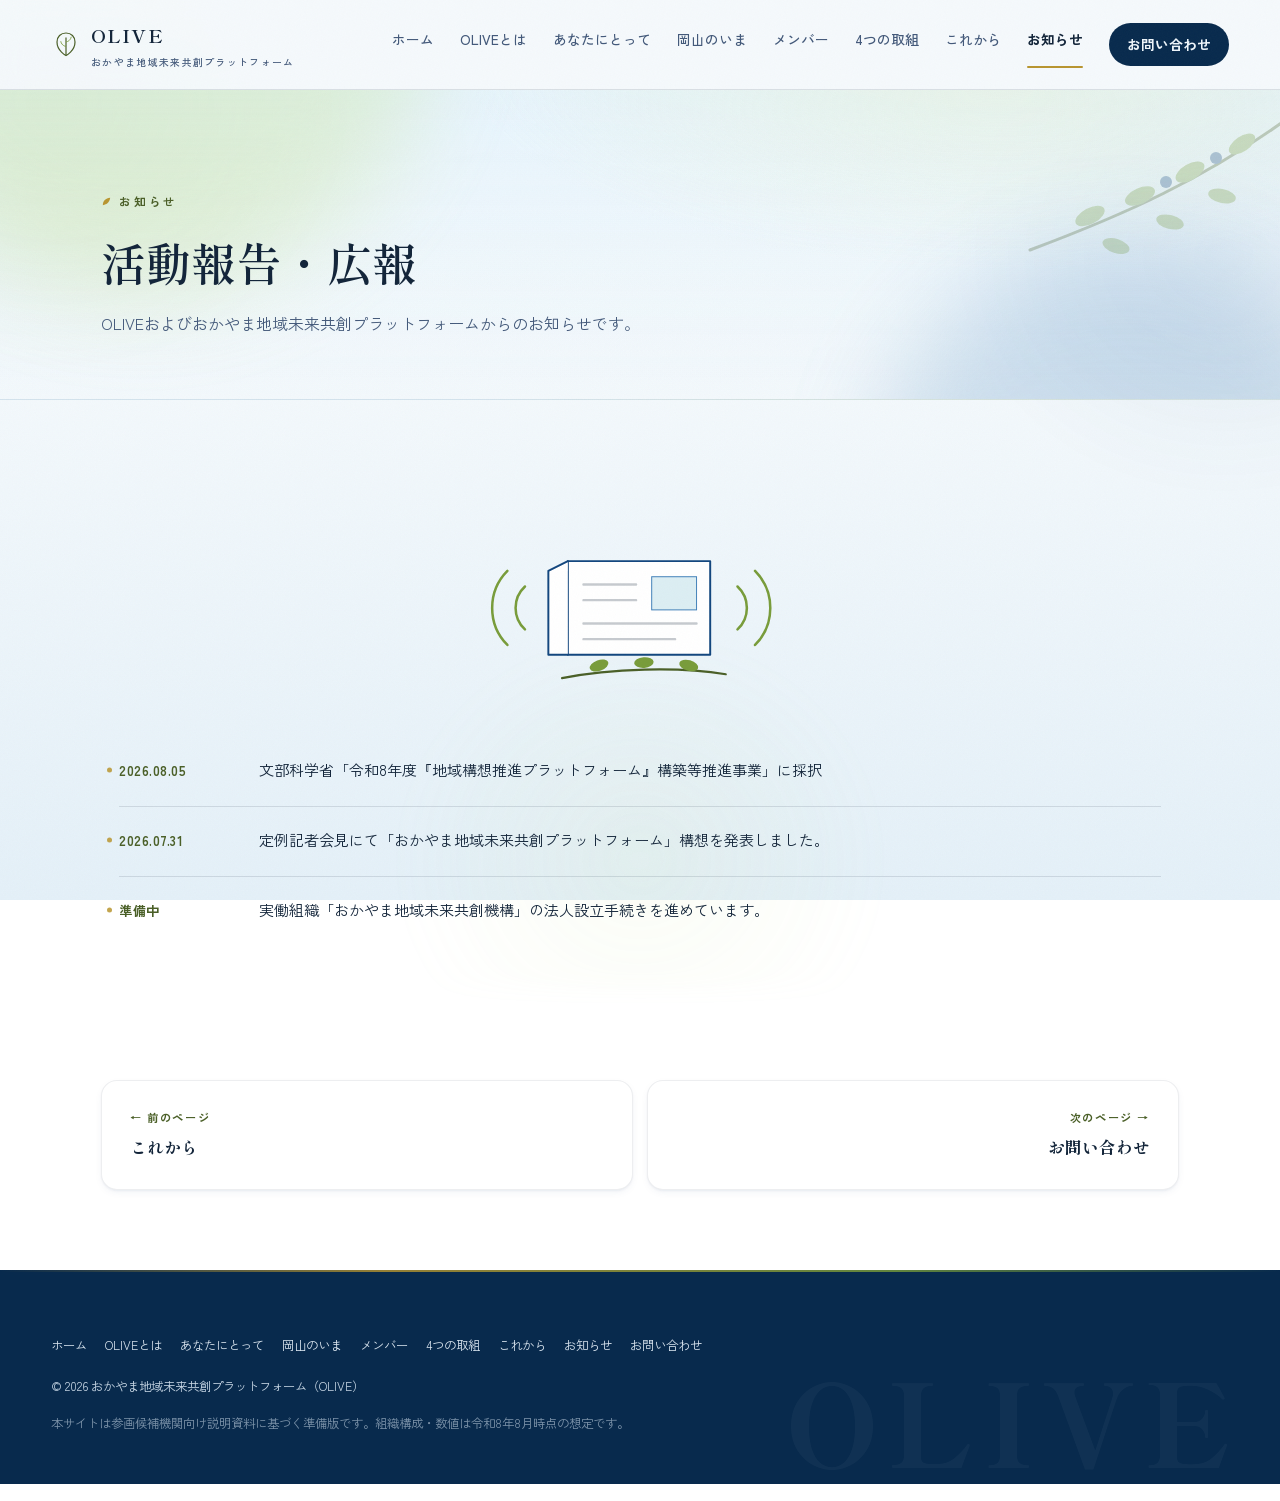
<file: news.html>
<!DOCTYPE html>
<html lang="ja" class="no-js">
<head>
<meta charset="UTF-8">
<meta name="viewport" content="width=device-width, initial-scale=1">
<title>お知らせ｜OLIVE おかやま地域未来共創プラットフォーム</title>
<meta name="description" content="OLIVEおよびおかやま地域未来共創プラットフォームからの活動報告・広報。">

<link rel="preconnect" href="https://fonts.googleapis.com">
<link rel="preconnect" href="https://fonts.gstatic.com" crossorigin>
<link href="https://fonts.googleapis.com/css2?family=Shippori+Mincho:wght@500;600;700;800&family=Zen+Kaku+Gothic+New:wght@400;500;700;900&display=swap" rel="stylesheet">
<script>document.documentElement.classList.remove("no-js");</script>
<link rel="icon" href="data:image/svg+xml,%3Csvg xmlns='http://www.w3.org/2000/svg' viewBox='0 0 40 40'%3E%3Cpath d='M20 34C20 34 8 28 8 16C8 9 13 4 20 4C27 4 32 9 32 16C32 28 20 34 20 34Z' fill='none' stroke='%234f6329' stroke-width='2.6'/%3E%3Cpath d='M20 34V10' stroke='%234f6329' stroke-width='2.6'/%3E%3C/svg%3E">
<meta name="theme-color" content="#0a5ba8">
<meta property="og:type" content="website">
<meta property="og:site_name" content="おかやま地域未来共創プラットフォーム（OLIVE）">
<meta property="og:title" content="お知らせ｜OLIVE">
<meta property="og:description" content="OLIVEおよびおかやま地域未来共創プラットフォームからの活動報告・広報。">
<meta property="og:image" content="kodai-workshop.jpg">
<meta name="twitter:card" content="summary_large_image">
<link rel="stylesheet" href="style.css">
</head>
<body>
<a class="skip" href="#main">本文へスキップ</a>
<svg width="0" height="0" style="position:absolute" aria-hidden="true"><defs>
<symbol id="i-academy" viewBox="0 0 24 24"><path d="M3 9l9-5 9 5"/><path d="M4 20h16"/><path d="M6 20V9M10 20V9M14 20V9M18 20V9"/></symbol>
<symbol id="i-seedling" viewBox="0 0 24 24"><path d="M12 21V11"/><path d="M12 11C12 6 8 4 4 4c0 4 2 8 8 8Z"/><path d="M12 13C12 9 15 7 19 7c0 4-2 7-7 7Z"/></symbol>
<symbol id="i-roots" viewBox="0 0 24 24"><path d="M12 2v9"/><path d="M12 11c-3 0-5 3-6 9"/><path d="M12 11c3 0 5 3 6 9"/><path d="M12 11c-1.4 1.5-2 4.5-1.4 9"/><path d="M12 11c1.4 1.5 2 4.5 1.4 9"/></symbol>
<symbol id="i-dove" viewBox="0 0 24 24"><path d="M3 14c4 2.5 8 1.4 10-1.6-3 .2-5-1.6-5-4.6 3 .8 5 2.8 5 5.8 3-.6 5.4-3.4 6-7.4-2.6 3.6-6.4 5-10 5-2 0-4 .8-6 2.8Z"/></symbol>
<symbol id="i-cap" viewBox="0 0 24 24"><path d="M12 4 2 9l10 5 10-5-10-5Z"/><path d="M6 11.5V16c0 1.4 2.8 2.6 6 2.6s6-1.2 6-2.6v-4.5"/><path d="M21 9v5.5"/></symbol>
<symbol id="i-university" viewBox="0 0 24 24"><path d="M4 10l8-6 8 6"/><path d="M4 21h16"/><path d="M6 21V11M18 21V11M10 21v-5h4v5"/></symbol>
<symbol id="i-gov" viewBox="0 0 24 24"><path d="M4 10l8-6 8 6"/><path d="M4 21h16"/><path d="M6 21V11M10 21V11M14 21V11M18 21V11"/><path d="M12 4V1M12 1l3 1-3 1"/></symbol>
<symbol id="i-briefcase" viewBox="0 0 24 24"><rect x="3" y="8" width="18" height="12" rx="1.6"/><path d="M8 8V6a2 2 0 0 1 2-2h4a2 2 0 0 1 2 2v2"/><path d="M3 13.5h18"/></symbol>
<symbol id="i-coins" viewBox="0 0 24 24"><ellipse cx="12" cy="7" rx="7.5" ry="3"/><path d="M4.5 7v10c0 1.7 3.4 3 7.5 3s7.5-1.3 7.5-3V7"/><path d="M4.5 12c0 1.7 3.4 3 7.5 3s7.5-1.3 7.5-3"/></symbol>
<symbol id="i-speech" viewBox="0 0 24 24"><path d="M4 5h16v10H10l-4.5 4v-4H4Z"/><path d="M8 9h8M8 12h5"/></symbol>
<symbol id="i-book" viewBox="0 0 24 24"><path d="M4 5v14l8-3 8 3V5l-8-3-8 3Z"/><path d="M12 2v17"/></symbol>
<symbol id="i-cycle" viewBox="0 0 24 24"><path d="M18 8a7 7 0 0 0-11.3-2"/><path d="M6 16a7 7 0 0 0 11.3 2"/><path d="M5 3.5V7h3.5"/><path d="M19 20.5V17h-3.5"/></symbol>
<symbol id="i-alert" viewBox="0 0 24 24"><path d="M12 3 2 20h20L12 3Z"/><path d="M12 10v4M12 17.5v.01"/></symbol>
<symbol id="i-gear" viewBox="0 0 24 24"><circle cx="12" cy="12" r="3.4"/><path d="M12 2v3M12 19v3M2 12h3M19 12h3M4.9 4.9l2.2 2.2M16.9 16.9l2.2 2.2M19.1 4.9l-2.2 2.2M7.1 16.9l-2.2 2.2"/></symbol>
<symbol id="i-sun" viewBox="0 0 24 24"><circle cx="12" cy="12" r="4.5"/><path d="M12 1.5v3M12 19.5v3M1.5 12h3M19.5 12h3M4.6 4.6l2.1 2.1M17.3 17.3l2.1 2.1M19.4 4.6l-2.1 2.1M6.7 17.3l-2.1 2.1"/></symbol>
<symbol id="i-users" viewBox="0 0 24 24"><circle cx="9" cy="8" r="3.4"/><path d="M2.5 20c0-3.6 2.9-6 6.5-6s6.5 2.4 6.5 6"/><path d="M16.5 5.2a3.4 3.4 0 0 1 0 6.6"/><path d="M18 14.4c2.1.7 3.5 2.6 3.5 5.6"/></symbol>
<symbol id="i-check" viewBox="0 0 24 24"><path d="M4 12.5 9.5 18 20 6.5"/></symbol>
<symbol id="i-map" viewBox="0 0 24 24"><path d="M9 4 3 6.5v13L9 17l6 3 6-2.5v-13L15 7 9 4Z"/><path d="M9 4v13M15 7v13"/></symbol>
</defs></svg>
<div id="scrollProgress"></div>
<header class="site">
  <div class="nav-row">
    <a class="brand" href="index.html">
      <svg class="brand-mark" viewBox="0 0 40 40" fill="none" aria-hidden="true">
        <path d="M20 34C20 34 8 28 8 16C8 9 13 4 20 4C27 4 32 9 32 16C32 28 20 34 20 34Z" stroke="currentColor" stroke-width="1.6" style="color:var(--olive-deep)"/>
        <path d="M20 34V10" stroke="currentColor" stroke-width="1.6" style="color:var(--olive-deep)"/>
        <path d="M20 22C20 22 14 21 13 15" stroke="currentColor" stroke-width="1.2" style="color:var(--olive)"/>
        <path d="M20 16C20 16 26 15 27 9" stroke="currentColor" stroke-width="1.2" style="color:var(--olive)"/>
      </svg>
      <span class="brand-text">OLIVE<small>おかやま地域未来共創プラットフォーム</small></span>
    </a>
    <nav class="links" id="navLinks">
      <a href="index.html">ホーム</a>
      <a href="about.html">OLIVEとは</a>
      <a href="stakeholders.html">あなたにとって</a>
      <a href="issue.html">岡山のいま</a>
      <a href="members.html">メンバー</a>
      <a href="initiatives.html">4つの取組</a>
      <a href="roadmap.html">これから</a>
      <a href="news.html" class="active">お知らせ</a>
      <a href="contact.html">お問い合わせ</a>
    </nav>
    <button class="nav-toggle-btn" id="navToggleBtn" aria-label="メニューを開く" aria-expanded="false" aria-controls="navLinks">
      <svg viewBox="0 0 24 24" fill="none" stroke="currentColor" stroke-width="2" stroke-linecap="round"><path d="M3 6h18M3 12h18M3 18h18"/></svg>
    </button>
  </div>
</header>
<main id="main">
  <div class="page-head-band">
    <div class="wrap">
      <svg class="ph-deco" viewBox="0 0 300 200" aria-hidden="true">
<path d="M10 180 C 90 150, 190 110, 292 30" stroke="var(--olive-deep)" stroke-width="3" fill="none" stroke-linecap="round"/>
<g fill="var(--olive)">
  <ellipse cx="70" cy="146" rx="16" ry="8" transform="rotate(-28 70 146)"/>
  <ellipse cx="120" cy="126" rx="16" ry="8" transform="rotate(-24 120 126)"/>
  <ellipse cx="170" cy="102" rx="16" ry="8" transform="rotate(-30 170 102)"/>
  <ellipse cx="222" cy="74" rx="15" ry="7.5" transform="rotate(-34 222 74)"/>
  <ellipse cx="96" cy="176" rx="14" ry="7" transform="rotate(18 96 176)"/>
  <ellipse cx="150" cy="152" rx="14" ry="7" transform="rotate(14 150 152)"/>
  <ellipse cx="202" cy="126" rx="14" ry="7" transform="rotate(12 202 126)"/>
</g>
<g fill="var(--navy)"><circle cx="146" cy="112" r="6"/><circle cx="196" cy="88" r="6"/></g>
</svg>
      <div class="ph-inner page-enter">
        <p class="eyebrow">お知らせ</p>
        <h1>活動報告・広報</h1>
        <p class="ph-lede">OLIVEおよびおかやま地域未来共創プラットフォームからのお知らせです。</p>
      </div>
    </div>
  </div>

  <section id="list">
    <div class="wrap">
      <div class="section-art art-narrow reveal draw" role="img" aria-label="活動の成果を広く発信するイラスト">
<svg viewBox="0 0 400 190">
  <g stroke="var(--navy)" stroke-width="2" fill="var(--card)" stroke-linejoin="round" stroke-linecap="round">
    <path pathLength="1" d="M126 56 H272 V152 H126 Z"/><path pathLength="1" d="M126 56 L106 66 V152 H126"/>
  </g>
  <rect x="212" y="72" width="46" height="34" fill="var(--sea-pale)" stroke="var(--navy-soft)" stroke-width="1" class="fade-late"/>
  <g stroke="var(--line-strong)" stroke-width="2.4" stroke-linecap="round" fill="none" class="fade-late"><path d="M142 80 H196 M142 96 H196 M142 120 H258 M142 136 H236"/></g>
  <g stroke="var(--olive)" stroke-width="2.6" fill="none" stroke-linecap="round" class="fade-late">
    <path d="M300 82 A 30 30 0 0 1 300 126"/><path d="M318 66 A 54 54 0 0 1 318 142"/>
    <path d="M82 82 A 30 30 0 0 0 82 126"/><path d="M64 66 A 54 54 0 0 0 64 142"/>
  </g>
  <path d="M120 176 C 170 166, 240 164, 288 172" stroke="var(--olive-deep)" stroke-width="2.2" fill="none" stroke-linecap="round" class="fade-late"/>
  <g fill="var(--olive)" class="fade-late"><ellipse cx="158" cy="163" rx="10" ry="5.5" transform="rotate(-20 158 163)"/><ellipse cx="204" cy="160" rx="10" ry="5.5" transform="rotate(-4 204 160)"/><ellipse cx="250" cy="163" rx="10" ry="5.5" transform="rotate(16 250 163)"/></g>
</svg></div>
      <div class="news-list stagger" id="newsList"></div>
      <noscript><p style="padding:18px 0; color:var(--ink-soft); font-size:.9rem;">お知らせの一覧を表示するにはJavaScriptを有効にしてください。</p></noscript>
    </div>
  </section>

</main>
<div class="wrap"><div class="pager">
<a href="roadmap.html"><span class="dir">← 前のページ</span><span class="ttl">これから</span></a>
<a class="next" href="contact.html"><span class="dir">次のページ →</span><span class="ttl">お問い合わせ</span></a>
</div></div>
<footer>
  <span>© 2026 おかやま地域未来共創プラットフォーム（OLIVE）</span>
  <span class="fnav"><a href="index.html">ホーム</a> <a href="about.html">OLIVEとは</a> <a href="stakeholders.html">あなたにとって</a> <a href="issue.html">岡山のいま</a> <a href="members.html">メンバー</a> <a href="initiatives.html">4つの取組</a> <a href="roadmap.html">これから</a> <a href="news.html">お知らせ</a> <a href="contact.html">お問い合わせ</a></span>
  <span class="f-note">本サイトは参画候補機関向け説明資料に基づく準備版です。組織構成・数値は令和8年8月時点の想定です。</span>
</footer>
<button class="back-to-top" id="backToTop" aria-label="ページ上部へ戻る">↑</button>
<script src="news.js"></script>
<script src="site.js"></script>

</body>
</html>
</file>
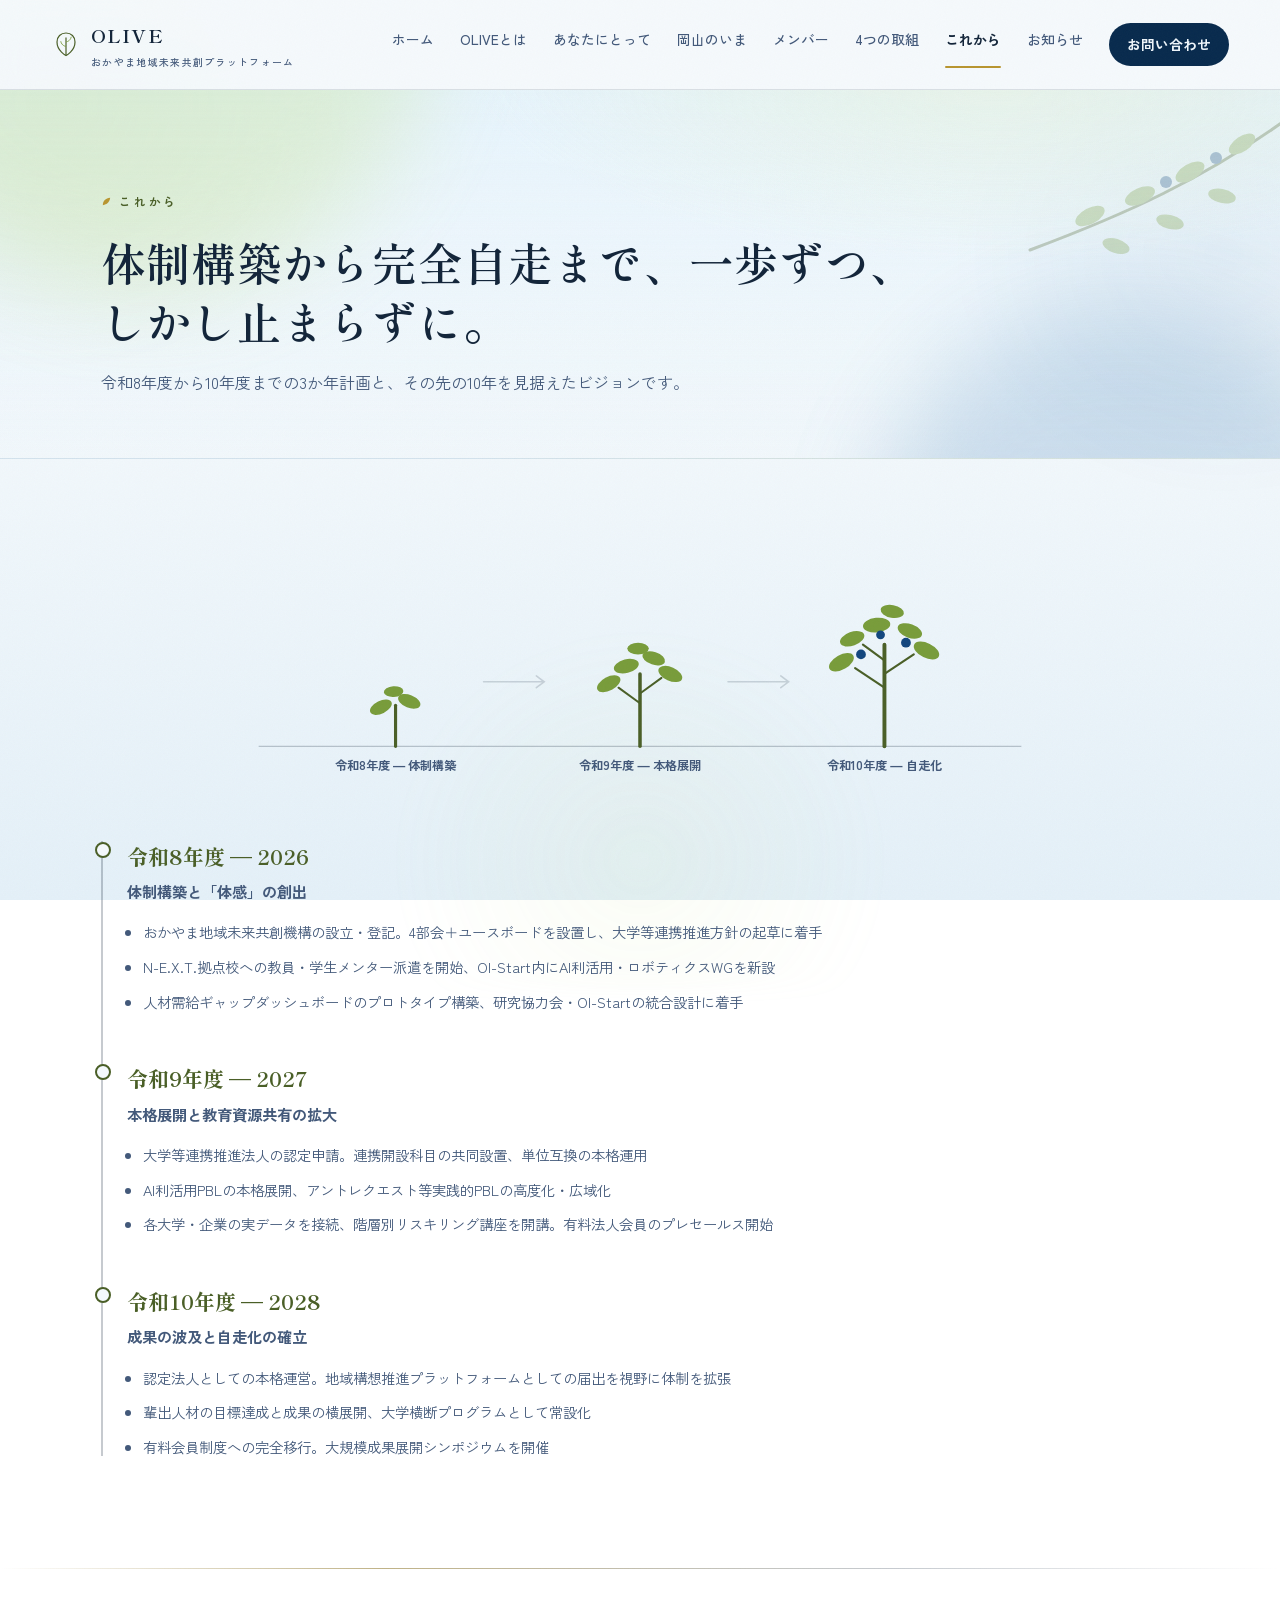
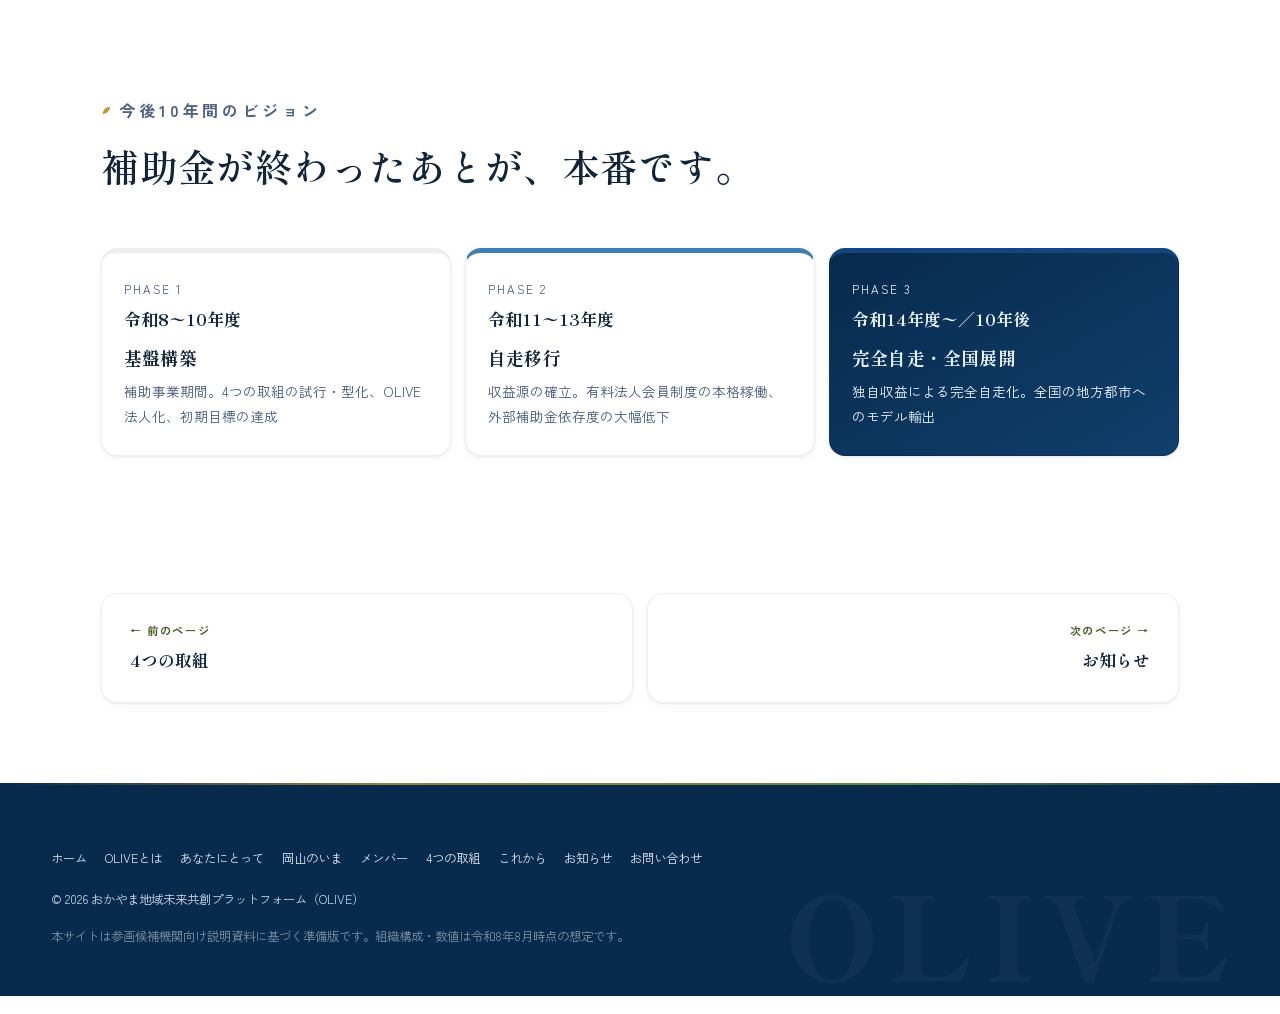
<file: roadmap.html>
<!DOCTYPE html>
<html lang="ja" class="no-js">
<head>
<meta charset="UTF-8">
<meta name="viewport" content="width=device-width, initial-scale=1">
<title>これから｜OLIVE おかやま地域未来共創プラットフォーム</title>
<meta name="description" content="令和8年度の体制構築から令和10年度の自走化まで。そして10年後の完全自走・全国展開を見据えたロードマップ。">

<link rel="preconnect" href="https://fonts.googleapis.com">
<link rel="preconnect" href="https://fonts.gstatic.com" crossorigin>
<link href="https://fonts.googleapis.com/css2?family=Shippori+Mincho:wght@500;600;700;800&family=Zen+Kaku+Gothic+New:wght@400;500;700;900&display=swap" rel="stylesheet">
<script>document.documentElement.classList.remove("no-js");</script>
<link rel="icon" href="data:image/svg+xml,%3Csvg xmlns='http://www.w3.org/2000/svg' viewBox='0 0 40 40'%3E%3Cpath d='M20 34C20 34 8 28 8 16C8 9 13 4 20 4C27 4 32 9 32 16C32 28 20 34 20 34Z' fill='none' stroke='%234f6329' stroke-width='2.6'/%3E%3Cpath d='M20 34V10' stroke='%234f6329' stroke-width='2.6'/%3E%3C/svg%3E">
<meta name="theme-color" content="#0a5ba8">
<meta property="og:type" content="website">
<meta property="og:site_name" content="おかやま地域未来共創プラットフォーム（OLIVE）">
<meta property="og:title" content="これから｜OLIVE">
<meta property="og:description" content="令和8年度の体制構築から令和10年度の自走化まで。そして10年後の完全自走・全国展開を見据えたロードマップ。">
<meta property="og:image" content="kodai-workshop.jpg">
<meta name="twitter:card" content="summary_large_image">
<link rel="stylesheet" href="style.css">
</head>
<body>
<a class="skip" href="#main">本文へスキップ</a>
<svg width="0" height="0" style="position:absolute" aria-hidden="true"><defs>
<symbol id="i-academy" viewBox="0 0 24 24"><path d="M3 9l9-5 9 5"/><path d="M4 20h16"/><path d="M6 20V9M10 20V9M14 20V9M18 20V9"/></symbol>
<symbol id="i-seedling" viewBox="0 0 24 24"><path d="M12 21V11"/><path d="M12 11C12 6 8 4 4 4c0 4 2 8 8 8Z"/><path d="M12 13C12 9 15 7 19 7c0 4-2 7-7 7Z"/></symbol>
<symbol id="i-roots" viewBox="0 0 24 24"><path d="M12 2v9"/><path d="M12 11c-3 0-5 3-6 9"/><path d="M12 11c3 0 5 3 6 9"/><path d="M12 11c-1.4 1.5-2 4.5-1.4 9"/><path d="M12 11c1.4 1.5 2 4.5 1.4 9"/></symbol>
<symbol id="i-dove" viewBox="0 0 24 24"><path d="M3 14c4 2.5 8 1.4 10-1.6-3 .2-5-1.6-5-4.6 3 .8 5 2.8 5 5.8 3-.6 5.4-3.4 6-7.4-2.6 3.6-6.4 5-10 5-2 0-4 .8-6 2.8Z"/></symbol>
<symbol id="i-cap" viewBox="0 0 24 24"><path d="M12 4 2 9l10 5 10-5-10-5Z"/><path d="M6 11.5V16c0 1.4 2.8 2.6 6 2.6s6-1.2 6-2.6v-4.5"/><path d="M21 9v5.5"/></symbol>
<symbol id="i-university" viewBox="0 0 24 24"><path d="M4 10l8-6 8 6"/><path d="M4 21h16"/><path d="M6 21V11M18 21V11M10 21v-5h4v5"/></symbol>
<symbol id="i-gov" viewBox="0 0 24 24"><path d="M4 10l8-6 8 6"/><path d="M4 21h16"/><path d="M6 21V11M10 21V11M14 21V11M18 21V11"/><path d="M12 4V1M12 1l3 1-3 1"/></symbol>
<symbol id="i-briefcase" viewBox="0 0 24 24"><rect x="3" y="8" width="18" height="12" rx="1.6"/><path d="M8 8V6a2 2 0 0 1 2-2h4a2 2 0 0 1 2 2v2"/><path d="M3 13.5h18"/></symbol>
<symbol id="i-coins" viewBox="0 0 24 24"><ellipse cx="12" cy="7" rx="7.5" ry="3"/><path d="M4.5 7v10c0 1.7 3.4 3 7.5 3s7.5-1.3 7.5-3V7"/><path d="M4.5 12c0 1.7 3.4 3 7.5 3s7.5-1.3 7.5-3"/></symbol>
<symbol id="i-speech" viewBox="0 0 24 24"><path d="M4 5h16v10H10l-4.5 4v-4H4Z"/><path d="M8 9h8M8 12h5"/></symbol>
<symbol id="i-book" viewBox="0 0 24 24"><path d="M4 5v14l8-3 8 3V5l-8-3-8 3Z"/><path d="M12 2v17"/></symbol>
<symbol id="i-cycle" viewBox="0 0 24 24"><path d="M18 8a7 7 0 0 0-11.3-2"/><path d="M6 16a7 7 0 0 0 11.3 2"/><path d="M5 3.5V7h3.5"/><path d="M19 20.5V17h-3.5"/></symbol>
<symbol id="i-alert" viewBox="0 0 24 24"><path d="M12 3 2 20h20L12 3Z"/><path d="M12 10v4M12 17.5v.01"/></symbol>
<symbol id="i-gear" viewBox="0 0 24 24"><circle cx="12" cy="12" r="3.4"/><path d="M12 2v3M12 19v3M2 12h3M19 12h3M4.9 4.9l2.2 2.2M16.9 16.9l2.2 2.2M19.1 4.9l-2.2 2.2M7.1 16.9l-2.2 2.2"/></symbol>
<symbol id="i-sun" viewBox="0 0 24 24"><circle cx="12" cy="12" r="4.5"/><path d="M12 1.5v3M12 19.5v3M1.5 12h3M19.5 12h3M4.6 4.6l2.1 2.1M17.3 17.3l2.1 2.1M19.4 4.6l-2.1 2.1M6.7 17.3l-2.1 2.1"/></symbol>
<symbol id="i-users" viewBox="0 0 24 24"><circle cx="9" cy="8" r="3.4"/><path d="M2.5 20c0-3.6 2.9-6 6.5-6s6.5 2.4 6.5 6"/><path d="M16.5 5.2a3.4 3.4 0 0 1 0 6.6"/><path d="M18 14.4c2.1.7 3.5 2.6 3.5 5.6"/></symbol>
<symbol id="i-check" viewBox="0 0 24 24"><path d="M4 12.5 9.5 18 20 6.5"/></symbol>
<symbol id="i-map" viewBox="0 0 24 24"><path d="M9 4 3 6.5v13L9 17l6 3 6-2.5v-13L15 7 9 4Z"/><path d="M9 4v13M15 7v13"/></symbol>
</defs></svg>
<div id="scrollProgress"></div>
<header class="site">
  <div class="nav-row">
    <a class="brand" href="index.html">
      <svg class="brand-mark" viewBox="0 0 40 40" fill="none" aria-hidden="true">
        <path d="M20 34C20 34 8 28 8 16C8 9 13 4 20 4C27 4 32 9 32 16C32 28 20 34 20 34Z" stroke="currentColor" stroke-width="1.6" style="color:var(--olive-deep)"/>
        <path d="M20 34V10" stroke="currentColor" stroke-width="1.6" style="color:var(--olive-deep)"/>
        <path d="M20 22C20 22 14 21 13 15" stroke="currentColor" stroke-width="1.2" style="color:var(--olive)"/>
        <path d="M20 16C20 16 26 15 27 9" stroke="currentColor" stroke-width="1.2" style="color:var(--olive)"/>
      </svg>
      <span class="brand-text">OLIVE<small>おかやま地域未来共創プラットフォーム</small></span>
    </a>
    <nav class="links" id="navLinks">
      <a href="index.html">ホーム</a>
      <a href="about.html">OLIVEとは</a>
      <a href="stakeholders.html">あなたにとって</a>
      <a href="issue.html">岡山のいま</a>
      <a href="members.html">メンバー</a>
      <a href="initiatives.html">4つの取組</a>
      <a href="roadmap.html" class="active">これから</a>
      <a href="news.html">お知らせ</a>
      <a href="contact.html">お問い合わせ</a>
    </nav>
    <button class="nav-toggle-btn" id="navToggleBtn" aria-label="メニューを開く" aria-expanded="false" aria-controls="navLinks">
      <svg viewBox="0 0 24 24" fill="none" stroke="currentColor" stroke-width="2" stroke-linecap="round"><path d="M3 6h18M3 12h18M3 18h18"/></svg>
    </button>
  </div>
</header>
<main id="main">
  <div class="page-head-band">
    <div class="wrap">
      <svg class="ph-deco" viewBox="0 0 300 200" aria-hidden="true">
<path d="M10 180 C 90 150, 190 110, 292 30" stroke="var(--olive-deep)" stroke-width="3" fill="none" stroke-linecap="round"/>
<g fill="var(--olive)">
  <ellipse cx="70" cy="146" rx="16" ry="8" transform="rotate(-28 70 146)"/>
  <ellipse cx="120" cy="126" rx="16" ry="8" transform="rotate(-24 120 126)"/>
  <ellipse cx="170" cy="102" rx="16" ry="8" transform="rotate(-30 170 102)"/>
  <ellipse cx="222" cy="74" rx="15" ry="7.5" transform="rotate(-34 222 74)"/>
  <ellipse cx="96" cy="176" rx="14" ry="7" transform="rotate(18 96 176)"/>
  <ellipse cx="150" cy="152" rx="14" ry="7" transform="rotate(14 150 152)"/>
  <ellipse cx="202" cy="126" rx="14" ry="7" transform="rotate(12 202 126)"/>
</g>
<g fill="var(--navy)"><circle cx="146" cy="112" r="6"/><circle cx="196" cy="88" r="6"/></g>
</svg>
      <div class="ph-inner page-enter">
        <p class="eyebrow">これから</p>
        <h1>体制構築から完全自走まで、一歩ずつ、しかし止まらずに。</h1>
        <p class="ph-lede">令和8年度から10年度までの3か年計画と、その先の10年を見据えたビジョンです。</p>
      </div>
    </div>
  </div>

  <section id="years">
    <div class="wrap">
      <div class="section-art art-wide reveal draw" role="img" aria-label="令和8年度から10年度にかけてオリーブの木が育ち実を結ぶイラスト">
<svg viewBox="0 0 900 232">
  <path d="M60 186 H840" stroke="var(--line-strong)" stroke-width="1.2" fill="none"/>
  <g stroke="var(--line-strong)" stroke-width="1.6" fill="none" stroke-linecap="round" opacity="0.7">
    <path d="M290 120 H352 M344 114 L352 120 L344 126"/><path d="M540 120 H602 M594 114 L602 120 L594 126"/>
  </g>
  <g transform="translate(200,186)">
    <path pathLength="1" d="M0 0 V-42" stroke="var(--olive-deep)" stroke-width="3.2" fill="none" stroke-linecap="round"/>
    <g fill="var(--olive)" class="fade-late"><ellipse cx="-15" cy="-40" rx="12" ry="6.5" transform="rotate(-26 -15 -40)"/><ellipse cx="14" cy="-46" rx="12" ry="6.5" transform="rotate(22 14 -46)"/><ellipse cx="-2" cy="-56" rx="10" ry="5.5" transform="rotate(-4 -2 -56)"/></g>
  </g>
  <g transform="translate(450,186)">
    <path pathLength="1" d="M0 0 V-74" stroke="var(--olive-deep)" stroke-width="3.6" fill="none" stroke-linecap="round"/>
    <path d="M0 -44 L -22 -60 M0 -54 L 22 -70" stroke="var(--olive-deep)" stroke-width="2" fill="none" stroke-linecap="round" class="fade-late"/>
    <g fill="var(--olive)" class="fade-late"><ellipse cx="-32" cy="-64" rx="13" ry="7" transform="rotate(-28 -32 -64)"/><ellipse cx="31" cy="-74" rx="13" ry="7" transform="rotate(24 31 -74)"/><ellipse cx="-14" cy="-82" rx="13" ry="7" transform="rotate(-14 -14 -82)"/><ellipse cx="14" cy="-90" rx="12" ry="6.5" transform="rotate(18 14 -90)"/><ellipse cx="-2" cy="-100" rx="11" ry="6" transform="rotate(0 -2 -100)"/></g>
  </g>
  <g transform="translate(700,186)">
    <path pathLength="1" d="M0 0 V-104" stroke="var(--olive-deep)" stroke-width="4" fill="none" stroke-linecap="round"/>
    <path d="M0 -60 L -30 -80 M0 -74 L 30 -94 M0 -88 L -22 -104" stroke="var(--olive-deep)" stroke-width="2.2" fill="none" stroke-linecap="round" class="fade-late"/>
    <g fill="var(--olive)" class="fade-late"><ellipse cx="-44" cy="-86" rx="14" ry="7.5" transform="rotate(-30 -44 -86)"/><ellipse cx="43" cy="-98" rx="14" ry="7.5" transform="rotate(26 43 -98)"/><ellipse cx="-33" cy="-110" rx="13" ry="7" transform="rotate(-20 -33 -110)"/><ellipse cx="26" cy="-118" rx="13" ry="7" transform="rotate(20 26 -118)"/><ellipse cx="-8" cy="-124" rx="14" ry="7.5" transform="rotate(-6 -8 -124)"/><ellipse cx="8" cy="-138" rx="12" ry="6.5" transform="rotate(10 8 -138)"/></g>
    <g fill="var(--navy)" class="fade-late"><circle cx="-24" cy="-94" r="5"/><circle cx="22" cy="-106" r="5"/><circle cx="-4" cy="-114" r="4.5"/></g>
  </g>
  <g font-family="var(--sans)" font-size="12.5" font-weight="700" fill="var(--ink-soft)" text-anchor="middle" class="fade-late">
    <text x="200" y="210">令和8年度 ― 体制構築</text><text x="450" y="210">令和9年度 ― 本格展開</text><text x="700" y="210">令和10年度 ― 自走化</text>
  </g>
</svg></div>
      <div class="road-wrap" id="roadWrap">
        <div class="road-rail" aria-hidden="true"></div>
        <div class="road-fill" id="roadFill" aria-hidden="true"></div>
        <div class="road">
          <div class="road-item reveal">
            <div class="yr">令和8年度 ― 2026</div><div class="ttl">体制構築と「体感」の創出</div>
            <ul>
              <li>おかやま地域未来共創機構の設立・登記。4部会＋ユースボードを設置し、大学等連携推進方針の起草に着手</li>
              <li>N-E.X.T.拠点校への教員・学生メンター派遣を開始、OI-Start内にAI利活用・ロボティクスWGを新設</li>
              <li>人材需給ギャップダッシュボードのプロトタイプ構築、研究協力会・OI-Startの統合設計に着手</li>
            </ul>
          </div>
          <div class="road-item reveal">
            <div class="yr">令和9年度 ― 2027</div><div class="ttl">本格展開と教育資源共有の拡大</div>
            <ul>
              <li>大学等連携推進法人の認定申請。連携開設科目の共同設置、単位互換の本格運用</li>
              <li>AI利活用PBLの本格展開、アントレクエスト等実践的PBLの高度化・広域化</li>
              <li>各大学・企業の実データを接続、階層別リスキリング講座を開講。有料法人会員のプレセールス開始</li>
            </ul>
          </div>
          <div class="road-item reveal">
            <div class="yr">令和10年度 ― 2028</div><div class="ttl">成果の波及と自走化の確立</div>
            <ul>
              <li>認定法人としての本格運営。地域構想推進プラットフォームとしての届出を視野に体制を拡張</li>
              <li>輩出人材の目標達成と成果の横展開、大学横断プログラムとして常設化</li>
              <li>有料会員制度への完全移行。大規模成果展開シンポジウムを開催</li>
            </ul>
          </div>
        </div>
      </div>
    </div>
  </section>

  <section id="vision">
    <div class="wrap">
      <div class="section-head reveal">
        <p class="eyebrow">今後10年間のビジョン</p>
        <h2>補助金が終わったあとが、本番です。</h2>
      </div>
      <div class="phase-grid stagger">
        <div class="phase-card"><div class="pn">PHASE 1</div><div class="py">令和8〜10年度</div><h4>基盤構築</h4><p>補助事業期間。4つの取組の試行・型化、OLIVE法人化、初期目標の達成</p></div>
        <div class="phase-card"><div class="pn">PHASE 2</div><div class="py">令和11〜13年度</div><h4>自走移行</h4><p>収益源の確立。有料法人会員制度の本格稼働、外部補助金依存度の大幅低下</p></div>
        <div class="phase-card"><div class="pn">PHASE 3</div><div class="py">令和14年度〜／10年後</div><h4>完全自走・全国展開</h4><p>独自収益による完全自走化。全国の地方都市へのモデル輸出</p></div>
      </div>
    </div>
  </section>

</main>
<div class="wrap"><div class="pager">
<a href="initiatives.html"><span class="dir">← 前のページ</span><span class="ttl">4つの取組</span></a>
<a class="next" href="news.html"><span class="dir">次のページ →</span><span class="ttl">お知らせ</span></a>
</div></div>
<footer>
  <span>© 2026 おかやま地域未来共創プラットフォーム（OLIVE）</span>
  <span class="fnav"><a href="index.html">ホーム</a> <a href="about.html">OLIVEとは</a> <a href="stakeholders.html">あなたにとって</a> <a href="issue.html">岡山のいま</a> <a href="members.html">メンバー</a> <a href="initiatives.html">4つの取組</a> <a href="roadmap.html">これから</a> <a href="news.html">お知らせ</a> <a href="contact.html">お問い合わせ</a></span>
  <span class="f-note">本サイトは参画候補機関向け説明資料に基づく準備版です。組織構成・数値は令和8年8月時点の想定です。</span>
</footer>
<button class="back-to-top" id="backToTop" aria-label="ページ上部へ戻る">↑</button>
<script src="news.js"></script>
<script src="site.js"></script>

</body>
</html>
</file>
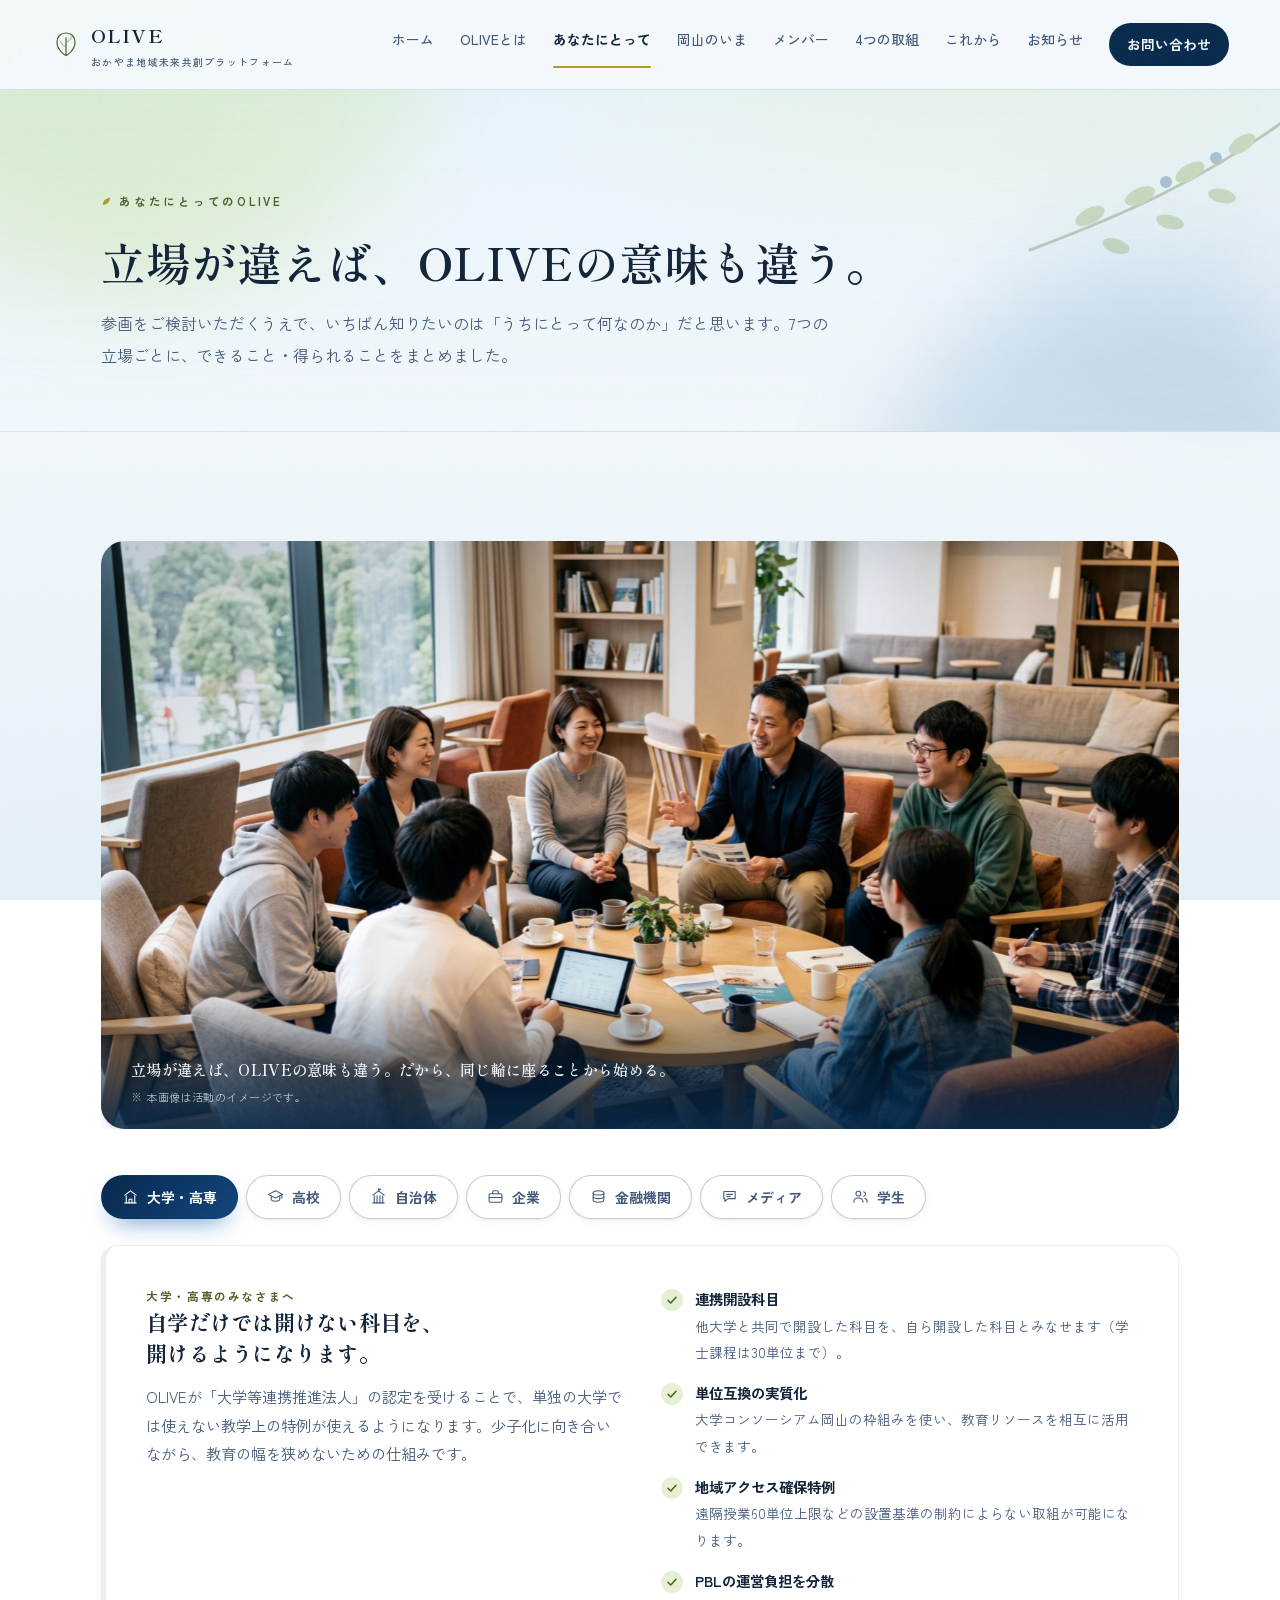
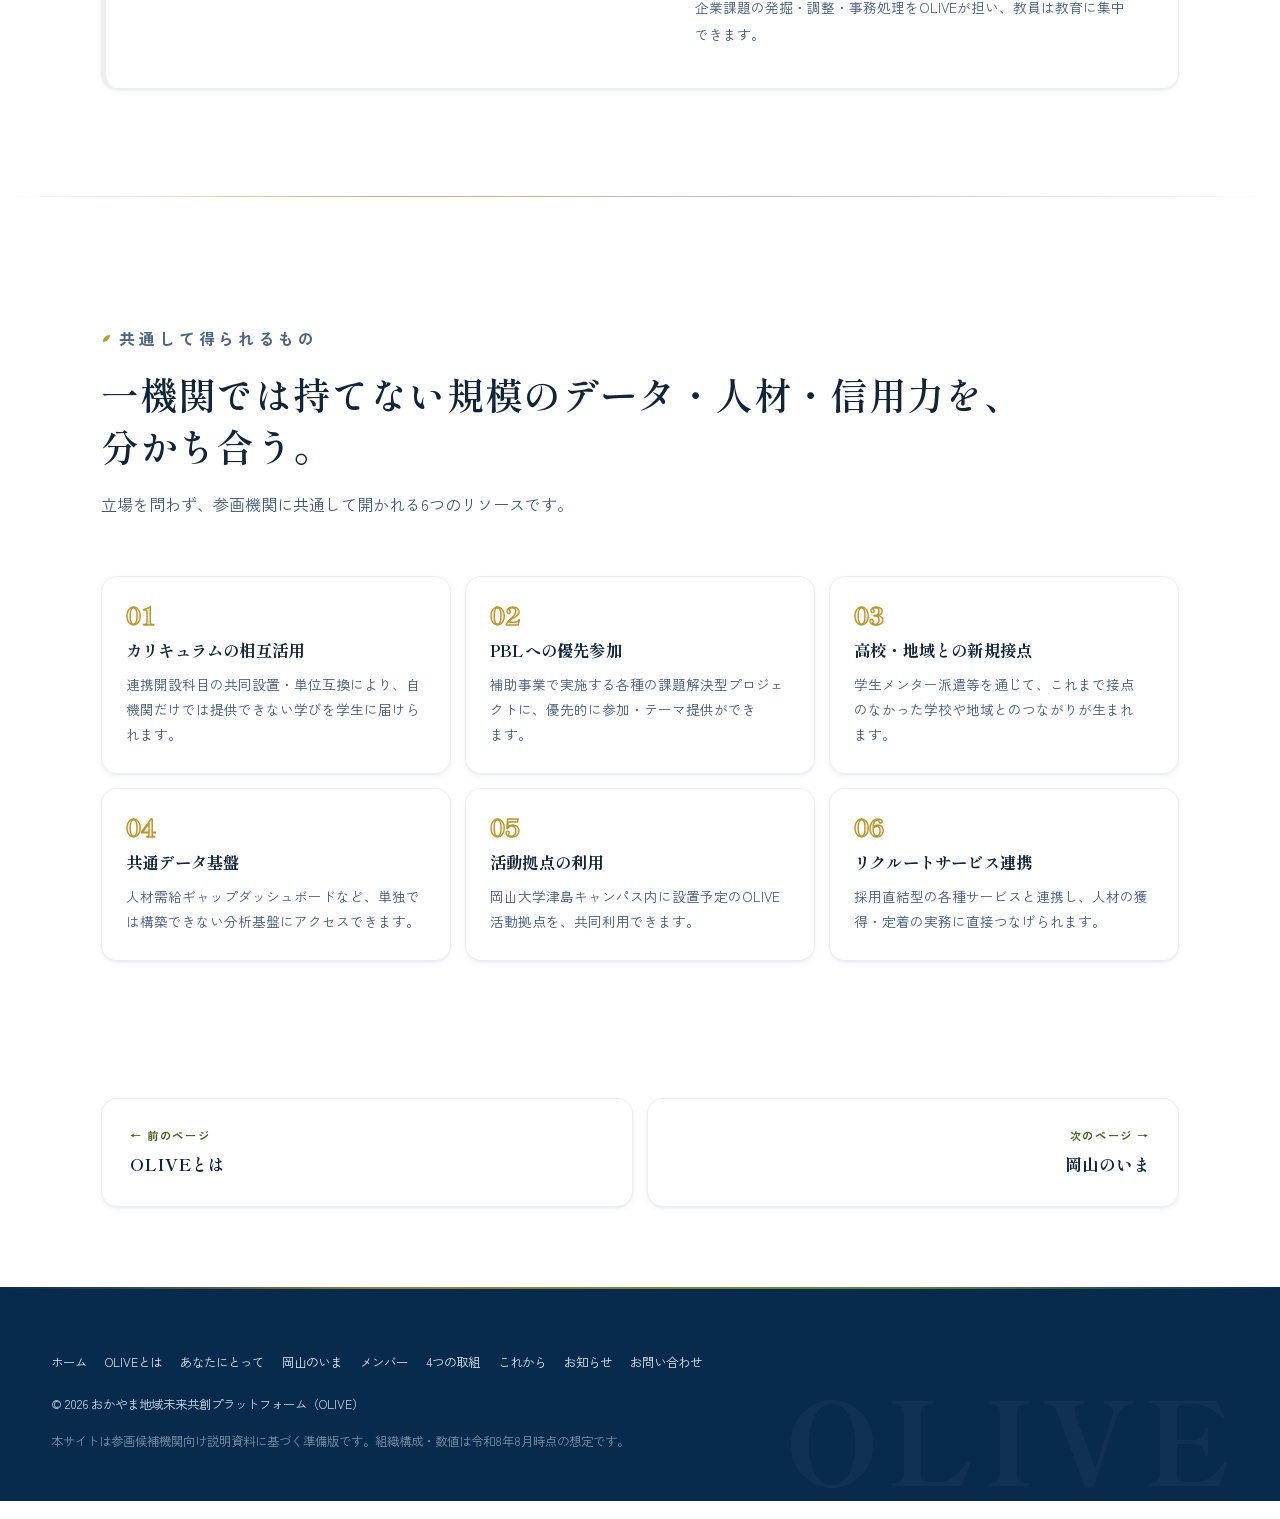
<file: stakeholders.html>
<!DOCTYPE html>
<html lang="ja" class="no-js">
<head>
<meta charset="UTF-8">
<meta name="viewport" content="width=device-width, initial-scale=1">
<title>あなたにとってのOLIVE｜OLIVE おかやま地域未来共創プラットフォーム</title>
<meta name="description" content="大学・高専、高校、自治体、企業、金融機関、メディア、学生。7つの立場ごとに、OLIVEでできること・得られること。">

<link rel="preconnect" href="https://fonts.googleapis.com">
<link rel="preconnect" href="https://fonts.gstatic.com" crossorigin>
<link href="https://fonts.googleapis.com/css2?family=Shippori+Mincho:wght@500;600;700;800&family=Zen+Kaku+Gothic+New:wght@400;500;700;900&display=swap" rel="stylesheet">
<script>document.documentElement.classList.remove("no-js");</script>
<link rel="icon" href="data:image/svg+xml,%3Csvg xmlns='http://www.w3.org/2000/svg' viewBox='0 0 40 40'%3E%3Cpath d='M20 34C20 34 8 28 8 16C8 9 13 4 20 4C27 4 32 9 32 16C32 28 20 34 20 34Z' fill='none' stroke='%234f6329' stroke-width='2.6'/%3E%3Cpath d='M20 34V10' stroke='%234f6329' stroke-width='2.6'/%3E%3C/svg%3E">
<meta name="theme-color" content="#0a5ba8">
<meta property="og:type" content="website">
<meta property="og:site_name" content="おかやま地域未来共創プラットフォーム（OLIVE）">
<meta property="og:title" content="あなたにとってのOLIVE｜OLIVE">
<meta property="og:description" content="大学・高専、高校、自治体、企業、金融機関、メディア、学生。7つの立場ごとに、OLIVEでできること・得られること。">
<meta property="og:image" content="kodai-workshop.jpg">
<meta name="twitter:card" content="summary_large_image">
<link rel="stylesheet" href="style.css">
</head>
<body>
<a class="skip" href="#main">本文へスキップ</a>
<svg width="0" height="0" style="position:absolute" aria-hidden="true"><defs>
<symbol id="i-academy" viewBox="0 0 24 24"><path d="M3 9l9-5 9 5"/><path d="M4 20h16"/><path d="M6 20V9M10 20V9M14 20V9M18 20V9"/></symbol>
<symbol id="i-seedling" viewBox="0 0 24 24"><path d="M12 21V11"/><path d="M12 11C12 6 8 4 4 4c0 4 2 8 8 8Z"/><path d="M12 13C12 9 15 7 19 7c0 4-2 7-7 7Z"/></symbol>
<symbol id="i-roots" viewBox="0 0 24 24"><path d="M12 2v9"/><path d="M12 11c-3 0-5 3-6 9"/><path d="M12 11c3 0 5 3 6 9"/><path d="M12 11c-1.4 1.5-2 4.5-1.4 9"/><path d="M12 11c1.4 1.5 2 4.5 1.4 9"/></symbol>
<symbol id="i-dove" viewBox="0 0 24 24"><path d="M3 14c4 2.5 8 1.4 10-1.6-3 .2-5-1.6-5-4.6 3 .8 5 2.8 5 5.8 3-.6 5.4-3.4 6-7.4-2.6 3.6-6.4 5-10 5-2 0-4 .8-6 2.8Z"/></symbol>
<symbol id="i-cap" viewBox="0 0 24 24"><path d="M12 4 2 9l10 5 10-5-10-5Z"/><path d="M6 11.5V16c0 1.4 2.8 2.6 6 2.6s6-1.2 6-2.6v-4.5"/><path d="M21 9v5.5"/></symbol>
<symbol id="i-university" viewBox="0 0 24 24"><path d="M4 10l8-6 8 6"/><path d="M4 21h16"/><path d="M6 21V11M18 21V11M10 21v-5h4v5"/></symbol>
<symbol id="i-gov" viewBox="0 0 24 24"><path d="M4 10l8-6 8 6"/><path d="M4 21h16"/><path d="M6 21V11M10 21V11M14 21V11M18 21V11"/><path d="M12 4V1M12 1l3 1-3 1"/></symbol>
<symbol id="i-briefcase" viewBox="0 0 24 24"><rect x="3" y="8" width="18" height="12" rx="1.6"/><path d="M8 8V6a2 2 0 0 1 2-2h4a2 2 0 0 1 2 2v2"/><path d="M3 13.5h18"/></symbol>
<symbol id="i-coins" viewBox="0 0 24 24"><ellipse cx="12" cy="7" rx="7.5" ry="3"/><path d="M4.5 7v10c0 1.7 3.4 3 7.5 3s7.5-1.3 7.5-3V7"/><path d="M4.5 12c0 1.7 3.4 3 7.5 3s7.5-1.3 7.5-3"/></symbol>
<symbol id="i-speech" viewBox="0 0 24 24"><path d="M4 5h16v10H10l-4.5 4v-4H4Z"/><path d="M8 9h8M8 12h5"/></symbol>
<symbol id="i-book" viewBox="0 0 24 24"><path d="M4 5v14l8-3 8 3V5l-8-3-8 3Z"/><path d="M12 2v17"/></symbol>
<symbol id="i-cycle" viewBox="0 0 24 24"><path d="M18 8a7 7 0 0 0-11.3-2"/><path d="M6 16a7 7 0 0 0 11.3 2"/><path d="M5 3.5V7h3.5"/><path d="M19 20.5V17h-3.5"/></symbol>
<symbol id="i-alert" viewBox="0 0 24 24"><path d="M12 3 2 20h20L12 3Z"/><path d="M12 10v4M12 17.5v.01"/></symbol>
<symbol id="i-gear" viewBox="0 0 24 24"><circle cx="12" cy="12" r="3.4"/><path d="M12 2v3M12 19v3M2 12h3M19 12h3M4.9 4.9l2.2 2.2M16.9 16.9l2.2 2.2M19.1 4.9l-2.2 2.2M7.1 16.9l-2.2 2.2"/></symbol>
<symbol id="i-sun" viewBox="0 0 24 24"><circle cx="12" cy="12" r="4.5"/><path d="M12 1.5v3M12 19.5v3M1.5 12h3M19.5 12h3M4.6 4.6l2.1 2.1M17.3 17.3l2.1 2.1M19.4 4.6l-2.1 2.1M6.7 17.3l-2.1 2.1"/></symbol>
<symbol id="i-users" viewBox="0 0 24 24"><circle cx="9" cy="8" r="3.4"/><path d="M2.5 20c0-3.6 2.9-6 6.5-6s6.5 2.4 6.5 6"/><path d="M16.5 5.2a3.4 3.4 0 0 1 0 6.6"/><path d="M18 14.4c2.1.7 3.5 2.6 3.5 5.6"/></symbol>
<symbol id="i-check" viewBox="0 0 24 24"><path d="M4 12.5 9.5 18 20 6.5"/></symbol>
<symbol id="i-map" viewBox="0 0 24 24"><path d="M9 4 3 6.5v13L9 17l6 3 6-2.5v-13L15 7 9 4Z"/><path d="M9 4v13M15 7v13"/></symbol>
</defs></svg>
<div id="scrollProgress"></div>
<header class="site">
  <div class="nav-row">
    <a class="brand" href="index.html">
      <svg class="brand-mark" viewBox="0 0 40 40" fill="none" aria-hidden="true">
        <path d="M20 34C20 34 8 28 8 16C8 9 13 4 20 4C27 4 32 9 32 16C32 28 20 34 20 34Z" stroke="currentColor" stroke-width="1.6" style="color:var(--olive-deep)"/>
        <path d="M20 34V10" stroke="currentColor" stroke-width="1.6" style="color:var(--olive-deep)"/>
        <path d="M20 22C20 22 14 21 13 15" stroke="currentColor" stroke-width="1.2" style="color:var(--olive)"/>
        <path d="M20 16C20 16 26 15 27 9" stroke="currentColor" stroke-width="1.2" style="color:var(--olive)"/>
      </svg>
      <span class="brand-text">OLIVE<small>おかやま地域未来共創プラットフォーム</small></span>
    </a>
    <nav class="links" id="navLinks">
      <a href="index.html">ホーム</a>
      <a href="about.html">OLIVEとは</a>
      <a href="stakeholders.html" class="active">あなたにとって</a>
      <a href="issue.html">岡山のいま</a>
      <a href="members.html">メンバー</a>
      <a href="initiatives.html">4つの取組</a>
      <a href="roadmap.html">これから</a>
      <a href="news.html">お知らせ</a>
      <a href="contact.html">お問い合わせ</a>
    </nav>
    <button class="nav-toggle-btn" id="navToggleBtn" aria-label="メニューを開く" aria-expanded="false" aria-controls="navLinks">
      <svg viewBox="0 0 24 24" fill="none" stroke="currentColor" stroke-width="2" stroke-linecap="round"><path d="M3 6h18M3 12h18M3 18h18"/></svg>
    </button>
  </div>
</header>
<main id="main">
  <div class="page-head-band">
    <div class="wrap">
      <svg class="ph-deco" viewBox="0 0 300 200" aria-hidden="true">
<path d="M10 180 C 90 150, 190 110, 292 30" stroke="var(--olive-deep)" stroke-width="3" fill="none" stroke-linecap="round"/>
<g fill="var(--olive)">
  <ellipse cx="70" cy="146" rx="16" ry="8" transform="rotate(-28 70 146)"/>
  <ellipse cx="120" cy="126" rx="16" ry="8" transform="rotate(-24 120 126)"/>
  <ellipse cx="170" cy="102" rx="16" ry="8" transform="rotate(-30 170 102)"/>
  <ellipse cx="222" cy="74" rx="15" ry="7.5" transform="rotate(-34 222 74)"/>
  <ellipse cx="96" cy="176" rx="14" ry="7" transform="rotate(18 96 176)"/>
  <ellipse cx="150" cy="152" rx="14" ry="7" transform="rotate(14 150 152)"/>
  <ellipse cx="202" cy="126" rx="14" ry="7" transform="rotate(12 202 126)"/>
</g>
<g fill="var(--navy)"><circle cx="146" cy="112" r="6"/><circle cx="196" cy="88" r="6"/></g>
</svg>
      <div class="ph-inner page-enter">
        <p class="eyebrow">あなたにとってのOLIVE</p>
        <h1>立場が違えば、OLIVEの意味も違う。</h1>
        <p class="ph-lede">参画をご検討いただくうえで、いちばん知りたいのは「うちにとって何なのか」だと思います。7つの立場ごとに、できること・得られることをまとめました。</p>
      </div>
    </div>
  </div>

  <section id="tabs">
    <div class="wrap">
      <figure class="photo-band reveal wipe"><img src="roundtable.jpg" alt="学生・大学職員・企業関係者が輪になって語り合っている様子" loading="lazy" decoding="async" width="1600" height="893"><figcaption>立場が違えば、OLIVEの意味も違う。だから、同じ輪に座ることから始める。<span class="cap-note">※ 本画像は活動のイメージです。</span></figcaption></figure>
      <div class="tabs-bar reveal" role="tablist" aria-label="立場を選択">
        <button class="tab-btn" role="tab" id="tabbtn-univ" aria-controls="tab-univ" aria-selected="true"><svg class="ico"><use href="#i-university"/></svg>大学・高専</button>
        <button class="tab-btn" role="tab" id="tabbtn-hs" aria-controls="tab-hs" aria-selected="false"><svg class="ico"><use href="#i-cap"/></svg>高校</button>
        <button class="tab-btn" role="tab" id="tabbtn-gov" aria-controls="tab-gov" aria-selected="false"><svg class="ico"><use href="#i-gov"/></svg>自治体</button>
        <button class="tab-btn" role="tab" id="tabbtn-biz" aria-controls="tab-biz" aria-selected="false"><svg class="ico"><use href="#i-briefcase"/></svg>企業</button>
        <button class="tab-btn" role="tab" id="tabbtn-fin" aria-controls="tab-fin" aria-selected="false"><svg class="ico"><use href="#i-coins"/></svg>金融機関</button>
        <button class="tab-btn" role="tab" id="tabbtn-media" aria-controls="tab-media" aria-selected="false"><svg class="ico"><use href="#i-speech"/></svg>メディア</button>
        <button class="tab-btn" role="tab" id="tabbtn-student" aria-controls="tab-student" aria-selected="false"><svg class="ico"><use href="#i-users"/></svg>学生</button>
      </div>
      <div id="tab-univ" class="tab-panel active" role="tabpanel" aria-labelledby="tabbtn-univ">
        <div class="panel-card">
          <div><div class="who">大学・高専のみなさまへ</div><h3>自学だけでは開けない科目を、<br>開けるようになります。</h3><p class="say">OLIVEが「大学等連携推進法人」の認定を受けることで、単独の大学では使えない教学上の特例が使えるようになります。少子化に向き合いながら、教育の幅を狭めないための仕組みです。</p></div>
          <ul class="panel-list"><li><span class="chk"><svg viewBox="0 0 24 24"><use href="#i-check"/></svg></span><span><b>連携開設科目</b><span class="d">他大学と共同で開設した科目を、自ら開設した科目とみなせます（学士課程は30単位まで）。</span></span></li><li><span class="chk"><svg viewBox="0 0 24 24"><use href="#i-check"/></svg></span><span><b>単位互換の実質化</b><span class="d">大学コンソーシアム岡山の枠組みを使い、教育リソースを相互に活用できます。</span></span></li><li><span class="chk"><svg viewBox="0 0 24 24"><use href="#i-check"/></svg></span><span><b>地域アクセス確保特例</b><span class="d">遠隔授業60単位上限などの設置基準の制約によらない取組が可能になります。</span></span></li><li><span class="chk"><svg viewBox="0 0 24 24"><use href="#i-check"/></svg></span><span><b>PBLの運営負担を分散</b><span class="d">企業課題の発掘・調整・事務処理をOLIVEが担い、教員は教育に集中できます。</span></span></li></ul>
        </div>
      </div>
      <div id="tab-hs" class="tab-panel" role="tabpanel" aria-labelledby="tabbtn-hs">
        <div class="panel-card">
          <div><div class="who">高校のみなさまへ</div><h3>探究の伴走者が、<br>大学から来ます。</h3><p class="say">「総合的な探究の時間」を先生方だけで支えるのは大変です。大学教員と学生メンターが継続的に関わり、高校生が本物の研究や地域課題に触れられる体制をつくります。</p></div>
          <ul class="panel-list"><li><span class="chk"><svg viewBox="0 0 24 24"><use href="#i-check"/></svg></span><span><b>大学教員・学生メンターの派遣</b><span class="d">N-E.X.T.ハイスクール改革先導拠点校、DXハイスクール選定校等へ継続的に派遣します。</span></span></li><li><span class="chk"><svg viewBox="0 0 24 24"><use href="#i-check"/></svg></span><span><b>大学授業の単位・AP認定</b><span class="d">高校生が大学の授業を受け、正規単位や先取り履修として認定される仕組みを整えます。</span></span></li><li><span class="chk"><svg viewBox="0 0 24 24"><use href="#i-check"/></svg></span><span><b>STEAM教育リソースの共有</b><span class="d">県内の大学・高専がもつ実験機材や専門プログラムを、探究・STEAM教育の教材として拠点校へ届けます。</span></span></li><li><span class="chk"><svg viewBox="0 0 24 24"><use href="#i-check"/></svg></span><span><b>専門学科からの進学機会</b><span class="d">工業科等からの進学率の低さに向き合い、学科を問わず希望する進路を実現できる環境を整えます。</span></span></li></ul>
        </div>
      </div>
      <div id="tab-gov" class="tab-panel" role="tabpanel" aria-labelledby="tabbtn-gov">
        <div class="panel-card">
          <div><div class="who">自治体のみなさまへ</div><h3>行政課題そのものが、<br>学びのテーマになります。</h3><p class="say">若者定着も、産業振興も、単独の施策では動きません。教育・産業・人口のデータを一つの基盤に集め、施策の判断材料として使える状態にします。</p></div>
          <ul class="panel-list"><li><span class="chk"><svg viewBox="0 0 24 24"><use href="#i-check"/></svg></span><span><b>行政課題をPBLテーマに</b><span class="d">地域の実課題を大学生・高校生が扱い、解決策を社会実装まで持っていきます。</span></span></li><li><span class="chk"><svg viewBox="0 0 24 24"><use href="#i-check"/></svg></span><span><b>人材需給ギャップの可視化</b><span class="d">業種別・地域別の需給データを見られるダッシュボードを共通基盤として利用できます。</span></span></li><li><span class="chk"><svg viewBox="0 0 24 24"><use href="#i-check"/></svg></span><span><b>産業クラスター戦略との連動</b><span class="d">県・市町村の産業振興施策と、人材育成の設計を同じテーブルで議論できます。</span></span></li><li><span class="chk"><svg viewBox="0 0 24 24"><use href="#i-check"/></svg></span><span><b>県北・県西部のアクセス確保</b><span class="d">通学圏内に選択肢が乏しい地域へ、オンラインと拠点の組み合わせで学びを届けます。</span></span></li></ul>
        </div>
      </div>
      <div id="tab-biz" class="tab-panel" role="tabpanel" aria-labelledby="tabbtn-biz">
        <div class="panel-card">
          <div><div class="who">企業のみなさまへ</div><h3>採用と人材育成が、<br>ひとつながりになります。</h3><p class="say">自社の経営課題をPBLのテーマとして出せば、学生が半年かけて向き合います。その過程で、学生は御社を深く知ることになる。採用広報より確実な出会い方です。</p></div>
          <ul class="panel-list"><li><span class="chk"><svg viewBox="0 0 24 24"><use href="#i-check"/></svg></span><span><b>自社課題をPBLのテーマに</b><span class="d">AI利活用・ロボティクス・フードテック等のWGで、実課題を題材にした共同プロジェクトを組成します。</span></span></li><li><span class="chk"><svg viewBox="0 0 24 24"><use href="#i-check"/></svg></span><span><b>超広域リクルート支援</b><span class="d">大都市圏で最終選考まで進んだ岡山ゆかりの学生へ、逆求人形式でスカウトできる仕組みを開発中です。</span></span></li><li><span class="chk"><svg viewBox="0 0 24 24"><use href="#i-check"/></svg></span><span><b>社員のリスキリング</b><span class="d">経営層向けから現場向けまで、階層別のプログラムを県内大学と連携して提供します。</span></span></li><li><span class="chk"><svg viewBox="0 0 24 24"><use href="#i-check"/></svg></span><span><b>学内デジタルサイネージ広告</b><span class="d">岡山大学ピーチユニオンに100インチを設置済。学生の生活動線上で自社を知ってもらえます。</span></span></li></ul>
        </div>
      </div>
      <div id="tab-fin" class="tab-panel" role="tabpanel" aria-labelledby="tabbtn-fin">
        <div class="panel-card">
          <div><div class="who">金融機関のみなさまへ</div><h3>取引先の人材課題に、<br>解決策を持って行けます。</h3><p class="say">「人が採れない」「DXを担う人材がいない」は、地域金融機関が最も多く聞く相談のひとつです。OLIVEは、その相談に対して具体的なプログラムを紹介できる先になります。</p></div>
          <ul class="panel-list"><li><span class="chk"><svg viewBox="0 0 24 24"><use href="#i-check"/></svg></span><span><b>取引先へのソリューション提供</b><span class="d">リスキリング講座、PBL、採用支援を、取引先支援メニューとして紹介できます。</span></span></li><li><span class="chk"><svg viewBox="0 0 24 24"><use href="#i-check"/></svg></span><span><b>経営人材の派遣</b><span class="d">事務局の経営管理を担う専門人材の派遣を通じ、地域人材育成の中核に関与いただけます。</span></span></li><li><span class="chk"><svg viewBox="0 0 24 24"><use href="#i-check"/></svg></span><span><b>地域経済データへのアクセス</b><span class="d">人材需給・産業構造の分析基盤を、融資判断や地域分析の材料として活用できます。</span></span></li><li><span class="chk"><svg viewBox="0 0 24 24"><use href="#i-check"/></svg></span><span><b>将来のファンド組成</b><span class="d">PBL発の新規事業や学生起業を支える、地域イノベーション創出ファンドの組成も視野に入れています。</span></span></li></ul>
        </div>
      </div>
      <div id="tab-media" class="tab-panel" role="tabpanel" aria-labelledby="tabbtn-media">
        <div class="panel-card">
          <div><div class="who">メディアのみなさまへ</div><h3>「岡山も面白い」を、<br>事実として伝えられます。</h3><p class="say">若者が出ていく理由の一つは、地元に何があるか知られていないことです。挑戦している学生と企業の現場が、継続的に取材できる素材として立ち上がります。</p></div>
          <ul class="panel-list"><li><span class="chk"><svg viewBox="0 0 24 24"><use href="#i-check"/></svg></span><span><b>継続的な取材素材</b><span class="d">年間数十件のPBL、学生の挑戦、企業の変革が、常に現在進行形で走っています。</span></span></li><li><span class="chk"><svg viewBox="0 0 24 24"><use href="#i-check"/></svg></span><span><b>広報戦略部会への参画</b><span class="d">学生・企業・保護者それぞれに届く発信を、部会として一緒に設計します。</span></span></li><li><span class="chk"><svg viewBox="0 0 24 24"><use href="#i-check"/></svg></span><span><b>学生メディアとの協働</b><span class="d">大学横断の学生広報サークルOTD等と連携し、等身大のコンテンツを共同制作します。</span></span></li><li><span class="chk"><svg viewBox="0 0 24 24"><use href="#i-check"/></svg></span><span><b>保護者世代への発信</b><span class="d">大都市圏志向の保護者に対し、地元で高いキャリアを築ける事実を届けます。</span></span></li></ul>
        </div>
      </div>
      <div id="tab-student" class="tab-panel" role="tabpanel" aria-labelledby="tabbtn-student">
        <div class="panel-card">
          <div><div class="who">学生のみなさんへ</div><h3>支援される側ではなく、<br>つくる側にいてください。</h3><p class="say">OLIVEには「ユースボード」という学生だけの常設組織があります。意見を聞かれるだけの場ではなく、プログラムの設計に加わり、産学官金言のトップに直接提言する立場です。</p></div>
          <ul class="panel-list"><li><span class="chk"><svg viewBox="0 0 24 24"><use href="#i-check"/></svg></span><span><b>プログラム設計に参加</b><span class="d">PBLや起業家教育の企画段階から加わり、「本当に学生に届くか」を検証します。</span></span></li><li><span class="chk"><svg viewBox="0 0 24 24"><use href="#i-check"/></svg></span><span><b>トップへのリバースメンタリング</b><span class="d">2040年に社会の中核になる世代として、経営者や学長に直接提言します。</span></span></li><li><span class="chk"><svg viewBox="0 0 24 24"><use href="#i-check"/></svg></span><span><b>実企業の課題に挑む</b><span class="d">製造業の自動化、フードテック、看護DXなど、本物の課題にプロトタイプまで取り組めます。</span></span></li><li><span class="chk"><svg viewBox="0 0 24 24"><use href="#i-check"/></svg></span><span><b>高校生のメンターになる</b><span class="d">研修を受けたうえで高校の探究活動に伴走し、自分の経験を次の世代へ渡せます。</span></span></li></ul>
        </div>
      </div>
    </div>
  </section>

  <section id="benefits">
    <div class="wrap">
      <div class="section-head reveal">
        <p class="eyebrow">共通して得られるもの</p>
        <h2>一機関では持てない規模のデータ・人材・信用力を、分かち合う。</h2>
        <p>立場を問わず、参画機関に共通して開かれる6つのリソースです。</p>
      </div>
      <div class="benefit-grid stagger">
        <div class="benefit"><div class="bn">01</div><h4>カリキュラムの相互活用</h4><p>連携開設科目の共同設置・単位互換により、自機関だけでは提供できない学びを学生に届けられます。</p></div>
        <div class="benefit"><div class="bn">02</div><h4>PBLへの優先参加</h4><p>補助事業で実施する各種の課題解決型プロジェクトに、優先的に参加・テーマ提供ができます。</p></div>
        <div class="benefit"><div class="bn">03</div><h4>高校・地域との新規接点</h4><p>学生メンター派遣等を通じて、これまで接点のなかった学校や地域とのつながりが生まれます。</p></div>
        <div class="benefit"><div class="bn">04</div><h4>共通データ基盤</h4><p>人材需給ギャップダッシュボードなど、単独では構築できない分析基盤にアクセスできます。</p></div>
        <div class="benefit"><div class="bn">05</div><h4>活動拠点の利用</h4><p>岡山大学津島キャンパス内に設置予定のOLIVE活動拠点を、共同利用できます。</p></div>
        <div class="benefit"><div class="bn">06</div><h4>リクルートサービス連携</h4><p>採用直結型の各種サービスと連携し、人材の獲得・定着の実務に直接つなげられます。</p></div>
      </div>
    </div>
  </section>

</main>
<div class="wrap"><div class="pager">
<a href="about.html"><span class="dir">← 前のページ</span><span class="ttl">OLIVEとは</span></a>
<a class="next" href="issue.html"><span class="dir">次のページ →</span><span class="ttl">岡山のいま</span></a>
</div></div>
<footer>
  <span>© 2026 おかやま地域未来共創プラットフォーム（OLIVE）</span>
  <span class="fnav"><a href="index.html">ホーム</a> <a href="about.html">OLIVEとは</a> <a href="stakeholders.html">あなたにとって</a> <a href="issue.html">岡山のいま</a> <a href="members.html">メンバー</a> <a href="initiatives.html">4つの取組</a> <a href="roadmap.html">これから</a> <a href="news.html">お知らせ</a> <a href="contact.html">お問い合わせ</a></span>
  <span class="f-note">本サイトは参画候補機関向け説明資料に基づく準備版です。組織構成・数値は令和8年8月時点の想定です。</span>
</footer>
<button class="back-to-top" id="backToTop" aria-label="ページ上部へ戻る">↑</button>
<script src="news.js"></script>
<script src="site.js"></script>

</body>
</html>
</file>
<file: style.css>
:root{
  --ink:#122439; --ink-soft:#4c6580;
  --paper:#f4f9fc; --paper-raise:#e4f0f8;
  --navy:#0a5ba8; --navy-soft:#3f93c9;
  --sea-pale:#d9eefb; --sea-deep:#082a4d;
  --olive:#7fa33e; --olive-deep:#4f6329; --olive-light:#c3e08a; --olive-pale:#e6f0d2;
  --line:rgba(18,36,57,0.12); --line-strong:rgba(18,36,57,0.24);
  --card:#ffffff;
  --shadow:0 18px 40px -24px rgba(14,67,114,0.28);
  --rock:#d6e5f2; --rock-2:#bed4e7; --rock-line:#a6c1d7; --bark:#7d7159; --bark-2:#584f3e; --bark-3:#94886d;
  --serif:"Shippori Mincho","Hiragino Mincho ProN","Yu Mincho",serif;
  --sans:"Zen Kaku Gothic New","Hiragino Sans","Yu Gothic",sans-serif;
}
@media (prefers-color-scheme: dark){
  :root:not([data-theme="light"]){
    --ink:#e7f0f7; --ink-soft:#a9c1d6;
    --paper:#0a1926; --paper-raise:#102232;
    --navy:#79b3dd; --navy-soft:#4f89ac;
    --sea-pale:#132c40; --sea-deep:#061523;
    --olive:#a9c374; --olive-deep:#c3d998; --olive-light:#7c9a4a; --olive-pale:#1f2a1a;
    --line:rgba(231,240,247,0.14); --line-strong:rgba(231,240,247,0.26);
      --rock:#17293a; --rock-2:#0e1e2c; --rock-line:#2a4459; --bark:#8b7d61; --bark-2:#635a45; --bark-3:#a2957a;
  --card:#0f2130; --shadow:0 18px 44px -22px rgba(0,0,0,0.65);
  }
}
:root[data-theme="dark"]{
  --ink:#e7f0f7; --ink-soft:#a9c1d6;
  --paper:#0a1926; --paper-raise:#102232;
  --navy:#79b3dd; --navy-soft:#4f89ac;
  --sea-pale:#132c40; --sea-deep:#061523;
  --olive:#a9c374; --olive-deep:#c3d998; --olive-light:#7c9a4a; --olive-pale:#1f2a1a;
  --line:rgba(231,240,247,0.14); --line-strong:rgba(231,240,247,0.26);
    --rock:#17293a; --rock-2:#0e1e2c; --rock-line:#2a4459; --bark:#8b7d61; --bark-2:#635a45; --bark-3:#a2957a;
  --card:#0f2130; --shadow:0 18px 44px -22px rgba(0,0,0,0.65);
}

*{box-sizing:border-box;}
html{scroll-behavior:smooth;}
body{
  margin:0;
  background:linear-gradient(180deg,#ffffff 0%,var(--paper) 40%,var(--paper-raise) 100%);
  background-attachment:fixed;
  color:var(--ink); font-family:var(--sans); line-height:1.85;
  -webkit-font-smoothing:antialiased;
}
@media (prefers-color-scheme: dark){
  :root:not([data-theme="light"]) body{ background:linear-gradient(180deg,#0d1f2e 0%,var(--paper) 45%,#071420 100%); background-attachment:fixed; }
}
:root[data-theme="dark"] body{ background:linear-gradient(180deg,#0d1f2e 0%,var(--paper) 45%,#071420 100%); background-attachment:fixed; }

::selection{ background:var(--olive-pale); color:var(--olive-deep); }
a{ color:inherit; }
img,svg{ display:block; max-width:100%; }
p{ margin:0; }
h1,h2,h3,h4{ font-family:var(--serif); font-weight:700; line-height:1.45; margin:0; text-wrap:balance; word-break:auto-phrase; line-break:strict; }
.wrap{ max-width:1180px; margin:0 auto; padding:0 clamp(20px,4vw,56px); }

.eyebrow{
  font-family:var(--sans); font-weight:700; font-size:0.76rem;
  letter-spacing:0.2em; color:var(--olive); text-transform:uppercase;
  display:inline-flex; align-items:center; gap:7px;
}
.eyebrow::before{
  content:""; width:12px; height:12px; flex:none; background:var(--olive);
  -webkit-mask:url("data:image/svg+xml,%3Csvg xmlns='http://www.w3.org/2000/svg' viewBox='0 0 24 24'%3E%3Cpath d='M4 20C4 11 10 5 20 4C19 13 13 19 4 20Z'/%3E%3C/svg%3E") center/contain no-repeat;
  mask:url("data:image/svg+xml,%3Csvg xmlns='http://www.w3.org/2000/svg' viewBox='0 0 24 24'%3E%3Cpath d='M4 20C4 11 10 5 20 4C19 13 13 19 4 20Z'/%3E%3C/svg%3E") center/contain no-repeat;
}
.ico{ width:22px; height:22px; stroke:currentColor; fill:none; stroke-width:1.5; stroke-linecap:round; stroke-linejoin:round; flex:none; }
.art-ico{ stroke:var(--olive-deep); fill:none; stroke-width:1.6; stroke-linecap:round; stroke-linejoin:round; }
.hub-ico{ stroke:var(--navy); fill:none; stroke-width:1.6; stroke-linecap:round; stroke-linejoin:round; }

@keyframes riseIn{ from{opacity:0; transform:translateY(20px);} to{opacity:1; transform:none;} }
@keyframes drawIn{ to{ stroke-dashoffset:0; } }
@keyframes march{ to{ stroke-dashoffset:-24; } }
@keyframes drift{ 0%,100%{transform:translateY(0) rotate(0);} 50%{transform:translateY(-10px) rotate(1.2deg);} }
@keyframes bob{ 0%,100%{transform:translateY(0);} 50%{transform:translateY(-6px);} }
@keyframes scrollX{ from{transform:translateX(0);} to{transform:translateX(-50%);} }
.float-slow{ animation:drift 7s ease-in-out infinite; }
.float-fast{ animation:bob 4.2s ease-in-out infinite; }

.reveal{ opacity:0; transform:translateY(18px); transition:opacity .7s cubic-bezier(.2,.7,.3,1), transform .7s cubic-bezier(.2,.7,.3,1); }
.reveal.in{ opacity:1; transform:none; }
.stagger > *{ opacity:0; transform:translateY(20px); }
.stagger.in > *{ animation:riseIn .65s cubic-bezier(.2,.7,.3,1) forwards; }
.stagger.in > *:nth-child(1){animation-delay:0s}
.stagger.in > *:nth-child(2){animation-delay:.07s}
.stagger.in > *:nth-child(3){animation-delay:.14s}
.stagger.in > *:nth-child(4){animation-delay:.21s}
.stagger.in > *:nth-child(5){animation-delay:.28s}
.stagger.in > *:nth-child(6){animation-delay:.35s}
.stagger.in > *:nth-child(7){animation-delay:.42s}
.stagger.in > *:nth-child(8){animation-delay:.49s}
.draw [pathLength]{ stroke-dasharray:1; stroke-dashoffset:1; }
.draw.in [pathLength]{ animation:drawIn 1.5s cubic-bezier(.4,.1,.2,1) forwards; }
.fade-late{ opacity:0; transition:opacity .8s ease .7s; }
.draw.in .fade-late, .reveal.in .fade-late{ opacity:1; }
.page-enter > *{ opacity:0; animation:riseIn .8s cubic-bezier(.2,.7,.3,1) forwards; }
.page-enter > *:nth-child(1){animation-delay:.05s}
.page-enter > *:nth-child(2){animation-delay:.16s}
.page-enter > *:nth-child(3){animation-delay:.3s}
.page-enter > *:nth-child(4){animation-delay:.42s}
.page-enter > *:nth-child(5){animation-delay:.54s}

@media (prefers-reduced-motion: reduce){
  html{scroll-behavior:auto;}
  *,*::before,*::after{ animation-duration:.001ms !important; animation-delay:0ms !important; transition-duration:.001ms !important; }
  .stagger > *, .page-enter > *{ opacity:1; transform:none; }
  .draw [pathLength]{ stroke-dashoffset:0; }
  .fade-late{ opacity:1; }
}

#scrollProgress{ position:fixed; top:0; left:0; height:3px; width:0%; background:linear-gradient(90deg,var(--olive),var(--navy)); z-index:200; transition:width .08s linear; }

header.site{ position:sticky; top:0; z-index:50; background:color-mix(in srgb,var(--paper) 88%,transparent); backdrop-filter:blur(10px); border-bottom:1px solid var(--line); }
.nav-row{ display:flex; align-items:center; justify-content:space-between; padding:14px clamp(20px,4vw,56px); gap:20px; position:relative; }
.brand{ display:flex; align-items:center; gap:10px; text-decoration:none; }
.brand-mark{ width:30px; height:30px; flex:none; transition:transform .35s ease; }
.brand:hover .brand-mark{ transform:rotate(-8deg) scale(1.08); }
.brand-text{ font-family:var(--serif); font-weight:700; font-size:1.15rem; }
.brand-text small{ display:block; font-family:var(--sans); font-weight:500; font-size:.62rem; letter-spacing:.13em; color:var(--ink-soft); margin-top:1px; }
nav.links{ display:flex; gap:20px; font-size:.85rem; font-weight:500; }
nav.links a{ text-decoration:none; color:var(--ink-soft); position:relative; padding:4px 0; white-space:nowrap; }
nav.links a::after{ content:""; position:absolute; left:0; right:0; bottom:-2px; height:2px; background:var(--olive); transform:scaleX(0); transform-origin:left; transition:transform .28s ease; }
nav.links a:hover{ color:var(--olive-deep); }
nav.links a:hover::after, nav.links a.active::after{ transform:scaleX(1); }
nav.links a.active{ color:var(--olive-deep); font-weight:700; }
a:focus-visible, button:focus-visible{ outline:2px solid var(--olive); outline-offset:3px; }
.nav-toggle-btn{ display:none; background:none; border:none; cursor:pointer; padding:8px; color:var(--ink); }
.nav-toggle-btn svg{ width:22px; height:22px; display:block; }
@media (max-width:1080px){
  nav.links{ display:none; position:absolute; top:100%; left:0; right:0; flex-direction:column; gap:2px; background:var(--card); border-bottom:1px solid var(--line); padding:10px clamp(20px,4vw,56px) 18px; box-shadow:var(--shadow); }
  nav.links.open{ display:flex; }
  nav.links a{ padding:11px 0; border-bottom:1px solid var(--line); }
  nav.links a::after{ display:none; }
  .nav-toggle-btn{ display:inline-flex; }
}
.back-to-top{ position:fixed; right:22px; bottom:22px; z-index:60; width:46px; height:46px; border-radius:50%; background:var(--navy); color:#fff; border:none; cursor:pointer; font-size:1.15rem; line-height:1; box-shadow:var(--shadow); opacity:0; transform:translateY(12px) scale(.9); pointer-events:none; transition:opacity .3s ease, transform .3s ease, background .2s ease; }
.back-to-top.show{ opacity:1; transform:none; pointer-events:auto; }
.back-to-top:hover{ background:var(--olive-deep); }

.hero{ position:relative; padding:clamp(56px,8.5vw,100px) 0 clamp(64px,8vw,96px); overflow:hidden; border-bottom:1px solid var(--line); }
.hero-glow{ position:absolute; inset:0; pointer-events:none; z-index:0; background:radial-gradient(560px circle at var(--mx,60%) var(--my,20%), rgba(127,163,62,.16), transparent 62%); transition:background .15s ease; }
.hero-grid{ display:grid; grid-template-columns:1.2fr .8fr; gap:clamp(30px,5vw,64px); align-items:center; position:relative; z-index:1; }
@media (max-width:900px){ .hero-grid{ grid-template-columns:1fr; } }
.hero h1{ font-size:clamp(1.95rem,4.05vw,3.05rem); margin-top:16px; }
.hero h1 em{ font-style:normal; color:var(--olive-deep); }
.hero-lede{ margin-top:20px; font-size:1.02rem; color:var(--ink-soft); max-width:50ch; }
.hero-formal{ margin-top:24px; font-size:.81rem; color:var(--ink-soft); border-left:2px solid var(--olive); padding-left:14px; line-height:1.9; }
.hero-cta{ display:flex; gap:13px; margin-top:30px; flex-wrap:wrap; }
.hero-tilt{ perspective:1000px; transition:transform .3s ease-out; will-change:transform; }
.hero-art{ position:relative; aspect-ratio:1/1; max-width:520px; margin:0 auto; }
.hero-art svg{ overflow:visible; }

.page-head-band{ position:relative; overflow:hidden; padding:clamp(46px,6.5vw,80px) 0 clamp(34px,4.5vw,52px); border-bottom:1px solid var(--line); background:linear-gradient(180deg, color-mix(in srgb,var(--sea-pale) 55%,transparent), transparent); }
.page-head-band .ph-inner{ max-width:66ch; position:relative; z-index:1; }
.page-head-band h1{ font-size:clamp(1.75rem,3.6vw,2.7rem); margin-top:12px; }
.page-head-band .ph-lede{ margin-top:16px; color:var(--ink-soft); font-size:1rem; }
.ph-deco{ position:absolute; right:-40px; top:-20px; width:min(300px,32vw); opacity:.22; pointer-events:none; }
@media (max-width:760px){ .ph-deco{ display:none; } }

.btn{ display:inline-flex; align-items:center; gap:8px; padding:13px 26px; font-family:var(--sans); font-weight:700; font-size:.88rem; letter-spacing:.03em; text-decoration:none; border-radius:2px; border:1px solid transparent; cursor:pointer; transition:transform .18s ease, background .22s ease, color .22s ease, border-color .22s ease, box-shadow .22s ease; }
.btn-primary{ background:var(--olive-deep); color:#f9f8ee; }
.btn-primary:hover{ background:var(--olive); transform:translateY(-2px); box-shadow:0 14px 26px -14px rgba(79,99,41,.7); }
.btn-ghost{ border-color:var(--line-strong); color:var(--ink); }
.btn-ghost:hover{ border-color:var(--olive-deep); color:var(--olive-deep); transform:translateY(-2px); }

section{ padding:clamp(50px,7vw,88px) 0; border-bottom:1px solid var(--line); }
section:last-of-type{ border-bottom:none; }
.section-head{ max-width:62ch; margin-bottom:clamp(28px,4.2vw,46px); }
.section-head h2{ font-size:clamp(1.45rem,2.9vw,2.05rem); margin-top:10px; }
.section-head p{ margin-top:16px; color:var(--ink-soft); font-size:.98rem; }
.sea-band{ line-height:0; margin-top:-1px; }
.sea-band svg{ display:block; width:100%; height:auto; }
.section-art{ margin:0 auto clamp(26px,4vw,42px); }
.section-art svg{ display:block; width:100%; height:auto; }
.art-wide{ max-width:880px; }
.art-narrow{ max-width:390px; }

.steps3{ display:grid; grid-template-columns:1fr auto 1fr auto 1fr; align-items:stretch; }
@media (max-width:900px){ .steps3{ grid-template-columns:1fr; } }
.step3{ background:var(--card); border:1px solid var(--line); padding:30px 26px; display:flex; flex-direction:column; gap:12px; transition:transform .3s cubic-bezier(.2,.8,.2,1), box-shadow .3s ease; }
.step3:hover{ transform:translateY(-6px); box-shadow:0 22px 44px -22px rgba(10,91,168,.35); }
.step3 .s3-ic{ width:46px; height:46px; border-radius:50%; display:flex; align-items:center; justify-content:center; }
.step3 .s3-ic .ico{ width:24px; height:24px; }
.step3 .lbl{ font-size:.7rem; letter-spacing:.16em; text-transform:uppercase; font-weight:700; }
.step3 h3{ font-size:1.18rem; }
.step3 p{ font-size:.87rem; color:var(--ink-soft); }
.step3.s-problem{ background:var(--paper-raise); }
.step3.s-problem .s3-ic{ background:var(--card); color:var(--ink-soft); }
.step3.s-problem .lbl{ color:var(--ink-soft); }
.step3.s-olive{ background:var(--navy); border-color:var(--navy); }
.step3.s-olive .s3-ic{ background:rgba(255,255,255,.16); color:#fff; }
.step3.s-olive .lbl{ color:var(--olive-light); }
.step3.s-olive h3{ color:#f2f8fd; }
.step3.s-olive p{ color:#d8e7f4; }
.step3.s-future .s3-ic{ background:var(--olive-pale); color:var(--olive-deep); }
.step3.s-future .lbl{ color:var(--olive-deep); }
.step3-arrow{ display:flex; align-items:center; justify-content:center; padding:0 14px; color:var(--olive); font-size:1.4rem; }
@media (max-width:900px){ .step3-arrow{ padding:10px 0; transform:rotate(90deg); } }

.gate-grid{ display:grid; grid-template-columns:repeat(3,1fr); gap:14px; }
@media (max-width:900px){ .gate-grid{ grid-template-columns:repeat(2,1fr); } }
@media (max-width:560px){ .gate-grid{ grid-template-columns:1fr; } }
.gate{ display:flex; flex-direction:column; gap:10px; background:var(--card); border:1px solid var(--line); padding:26px 24px; text-decoration:none; box-shadow:var(--shadow); position:relative; overflow:hidden; transition:transform .3s cubic-bezier(.2,.8,.2,1), box-shadow .3s ease; }
.gate::before{ content:""; position:absolute; left:0; top:0; bottom:0; width:3px; background:var(--olive); transform:scaleY(0); transform-origin:top; transition:transform .35s ease; }
.gate:hover{ transform:translateY(-6px); box-shadow:0 24px 44px -22px rgba(10,91,168,.35); }
.gate:hover::before{ transform:scaleY(1); }
.gate .g-ic{ width:42px; height:42px; border-radius:50%; background:var(--sea-pale); color:var(--navy); display:flex; align-items:center; justify-content:center; }
.gate h3{ font-size:1.08rem; margin-top:4px; }
.gate p{ font-size:.85rem; color:var(--ink-soft); flex:1; }
.gate .go{ font-size:.78rem; font-weight:700; color:var(--olive-deep); display:inline-flex; align-items:center; gap:6px; transition:gap .25s ease; }
.gate:hover .go{ gap:12px; }

.tabs-bar{ display:flex; flex-wrap:wrap; gap:8px; margin-bottom:26px; }
.tab-btn{ display:inline-flex; align-items:center; gap:8px; padding:11px 20px; border-radius:999px; cursor:pointer; font-family:var(--sans); font-size:.87rem; font-weight:700; background:var(--card); color:var(--ink-soft); border:1px solid var(--line-strong); transition:all .25s cubic-bezier(.2,.8,.2,1); }
.tab-btn .ico{ width:17px; height:17px; }
.tab-btn:hover{ transform:translateY(-2px); border-color:var(--olive); color:var(--olive-deep); }
.tab-btn[aria-selected="true"]{ background:var(--navy); border-color:var(--navy); color:#fff; box-shadow:0 12px 24px -14px rgba(10,91,168,.8); }
.tab-panel{ display:none; }
.tab-panel.active{ display:block; animation:riseIn .5s cubic-bezier(.2,.7,.3,1) both; }
.panel-card{ background:var(--card); border:1px solid var(--line); border-left:4px solid var(--olive); box-shadow:var(--shadow); padding:clamp(26px,3.6vw,40px); display:grid; grid-template-columns:1fr 1fr; gap:clamp(22px,3vw,40px); }
@media (max-width:800px){ .panel-card{ grid-template-columns:1fr; } }
.panel-card h3{ font-size:1.32rem; }
.panel-card .who{ font-size:.72rem; letter-spacing:.14em; text-transform:uppercase; color:var(--olive-deep); font-weight:700; }
.panel-card .say{ margin-top:14px; font-size:.95rem; color:var(--ink-soft); }
.panel-list{ display:flex; flex-direction:column; gap:14px; margin:0; padding:0; list-style:none; }
.panel-list li{ display:flex; gap:12px; align-items:flex-start; font-size:.9rem; }
.panel-list .chk{ flex:none; width:22px; height:22px; border-radius:50%; margin-top:3px; background:var(--olive-pale); color:var(--olive-deep); display:flex; align-items:center; justify-content:center; }
.panel-list .chk svg{ width:12px; height:12px; stroke:currentColor; fill:none; stroke-width:3; stroke-linecap:round; stroke-linejoin:round; }
.panel-list b{ display:block; color:var(--ink); }
.panel-list span.d{ color:var(--ink-soft); font-size:.85rem; }

.benefit-grid{ display:grid; grid-template-columns:repeat(3,1fr); gap:14px; }
@media (max-width:900px){ .benefit-grid{ grid-template-columns:repeat(2,1fr); } }
@media (max-width:560px){ .benefit-grid{ grid-template-columns:1fr; } }
.benefit{ background:var(--card); border:1px solid var(--line); padding:26px 24px; box-shadow:var(--shadow); position:relative; overflow:hidden; transition:transform .3s cubic-bezier(.2,.8,.2,1), box-shadow .3s ease; }
.benefit::before{ content:""; position:absolute; left:0; top:0; bottom:0; width:3px; background:var(--olive); transform:scaleY(0); transform-origin:top; transition:transform .35s ease; }
.benefit:hover{ transform:translateY(-6px); box-shadow:0 24px 44px -22px rgba(10,91,168,.35); }
.benefit:hover::before{ transform:scaleY(1); }
.benefit .bn{ font-family:var(--serif); font-weight:800; font-size:1.5rem; color:var(--olive-pale); -webkit-text-stroke:1.4px var(--olive); line-height:1; }
.benefit h4{ font-size:1.02rem; margin-top:12px; }
.benefit p{ margin-top:9px; font-size:.85rem; color:var(--ink-soft); }

.marquee{ overflow:hidden; position:relative; padding:14px 0; border-block:1px solid var(--line); background:var(--card); }
.marquee::before,.marquee::after{ content:""; position:absolute; top:0; bottom:0; width:80px; z-index:2; pointer-events:none; }
.marquee::before{ left:0; background:linear-gradient(90deg,var(--card),transparent); }
.marquee::after{ right:0; background:linear-gradient(270deg,var(--card),transparent); }
.marquee-track{ display:flex; width:max-content; animation:scrollX 46s linear infinite; }
.marquee:hover .marquee-track{ animation-play-state:paused; }
.marquee-track span{ padding:0 26px; font-size:.85rem; color:var(--ink-soft); white-space:nowrap; }
.marquee-track span::after{ content:"·"; margin-left:26px; color:var(--olive); }

.trivia-strip{ display:grid; grid-template-columns:repeat(4,1fr); gap:1px; background:var(--line); border:1px solid var(--line); border-radius:4px; overflow:hidden; }
@media (max-width:860px){ .trivia-strip{ grid-template-columns:repeat(2,1fr); } }
@media (max-width:480px){ .trivia-strip{ grid-template-columns:1fr; } }
.trivia-card{ background:var(--card); padding:26px 22px; display:flex; flex-direction:column; gap:10px; transition:background .3s ease; }
.trivia-card:hover{ background:var(--paper-raise); }
.trivia-card .ic{ line-height:1; color:var(--olive-deep); }
.trivia-card .ic .ico{ width:26px; height:26px; }
.trivia-card .tt{ font-family:var(--serif); font-weight:700; font-size:.98rem; }
.trivia-card .tx{ font-size:.82rem; color:var(--ink-soft); }

.quote-band{ background:var(--navy); color:#f2f8fd; padding:clamp(48px,7vw,84px) clamp(20px,4vw,56px); text-align:center; position:relative; overflow:hidden; }
.quote-band h2{ color:#f2f8fd; font-size:clamp(1.7rem,3.8vw,2.8rem); max-width:20ch; margin:0 auto; position:relative; z-index:1; }
.quote-band .sub{ margin-top:18px; font-size:.95rem; opacity:.85; position:relative; z-index:1; }
.quote-band .orb{ position:absolute; border-radius:50%; opacity:.13; background:var(--olive-light); }

.stat-grid{ display:grid; grid-template-columns:repeat(3,1fr); gap:1px; background:var(--line); border:1px solid var(--line); }
@media (max-width:760px){ .stat-grid{ grid-template-columns:1fr; } }
.stat-cell{ background:var(--paper); padding:32px 28px; transition:background .3s ease; }
.stat-cell:hover{ background:var(--card); }
.stat-num{ font-family:var(--serif); font-weight:800; font-size:clamp(2.2rem,4vw,2.8rem); color:var(--navy); font-variant-numeric:tabular-nums; line-height:1.1; }
.stat-num span{ font-size:.45em; font-weight:700; margin-left:2px; }
.stat-label{ margin-top:12px; font-size:.88rem; color:var(--ink-soft); }
.stat-cell:nth-child(2) .stat-num{ color:var(--navy-soft); }
.stat-cell:nth-child(3) .stat-num{ color:var(--olive-deep); }
.qs-grid{ display:grid; grid-template-columns:repeat(4,1fr); gap:14px; }
@media (max-width:900px){ .qs-grid{ grid-template-columns:repeat(2,1fr); } }
@media (max-width:520px){ .qs-grid{ grid-template-columns:1fr; } }
.qs{ padding:24px 20px; background:var(--card); border-left:3px solid var(--olive); box-shadow:var(--shadow); transition:transform .28s ease; }
.qs:hover{ transform:translateY(-5px); }
.qs .yr{ font-size:.7rem; letter-spacing:.1em; color:var(--ink-soft); text-transform:uppercase; }
.qs .val{ font-family:var(--serif); font-weight:800; font-size:1.55rem; color:var(--navy); margin-top:6px; font-variant-numeric:tabular-nums; }
.qs .lbl{ font-size:.82rem; color:var(--ink-soft); margin-top:8px; }
.qs.warm{ border-left-color:var(--navy-soft); }
.qs.warm .val{ color:var(--olive-deep); }

.valley{ display:grid; grid-template-columns:1fr 1.1fr 1fr; border:1px solid var(--line-strong); }
@media (max-width:760px){ .valley{ grid-template-columns:1fr; } }
.valley > div{ padding:30px 26px; }
.valley .discuss{ background:var(--paper-raise); }
.valley .gap{ background:var(--sea-deep); color:#eaf4fb; text-align:center; display:flex; flex-direction:column; justify-content:center; gap:6px; }
.valley .gap small{ letter-spacing:.18em; font-size:.68rem; opacity:.7; text-transform:uppercase; }
.valley .gap strong{ font-family:var(--serif); font-size:1.5rem; }
.valley .impl{ background:var(--sea-pale); }
.valley h4{ font-size:.95rem; margin-bottom:8px; }
.valley p{ font-size:.86rem; color:var(--ink-soft); }
.valley-conclusion{ margin-top:20px; padding:18px 24px; background:var(--navy); color:#f3f6fa; font-size:.92rem; font-weight:500; display:flex; gap:12px; align-items:baseline; }
.valley-conclusion b{ font-family:var(--serif); font-weight:700; flex:none; }
.layers{ display:flex; flex-direction:column; margin-top:38px; }
.layer{ border:1px solid var(--line-strong); padding:26px 30px; display:grid; grid-template-columns:220px 1fr; gap:24px; align-items:center; }
@media (max-width:700px){ .layer{ grid-template-columns:1fr; } }
.layer.upper{ background:var(--navy); color:#f3f6fa; }
.layer.lower{ background:var(--navy-soft); color:#f6f9fb; margin-top:-1px; }
.layer.lower .tag{ color:var(--olive-light); opacity:1; }
.layer .tag{ font-size:.68rem; letter-spacing:.16em; text-transform:uppercase; opacity:.75; }
.layer .name{ font-family:var(--serif); font-weight:700; font-size:1.2rem; margin-top:6px; }
.layer .desc{ font-size:.9rem; opacity:.92; }
.layer-arrow{ text-align:center; font-size:.78rem; color:var(--ink-soft); padding:8px 0; }

.flow-stages{ display:flex; flex-wrap:wrap; }
.flow-stage{ flex:1 1 180px; background:var(--card); border:1px solid var(--line); padding:22px 18px; transition:transform .28s ease, box-shadow .28s ease; }
.flow-stage:hover{ transform:translateY(-5px); box-shadow:var(--shadow); }
.flow-stage .fi{ width:34px; height:34px; border-radius:50%; background:var(--sea-pale); color:var(--navy); display:flex; align-items:center; justify-content:center; margin-bottom:10px; }
.flow-stage .fi .ico{ width:18px; height:18px; }
.flow-stage .n{ font-family:var(--serif); font-weight:800; color:var(--navy); font-size:1.3rem; }
.flow-stage h4{ font-size:.92rem; margin-top:6px; }
.flow-stage p{ font-size:.78rem; color:var(--ink-soft); margin-top:8px; }
.flow-stage .link{ font-size:.7rem; color:var(--olive-deep); margin-top:10px; }
.flow-loop{ text-align:center; margin-top:18px; font-size:.82rem; color:var(--olive-deep); font-weight:700; }

.body-grid{ display:grid; grid-template-columns:repeat(4,1fr); gap:14px; }
@media (max-width:900px){ .body-grid{ grid-template-columns:repeat(2,1fr); } }
@media (max-width:520px){ .body-grid{ grid-template-columns:1fr; } }
.body-card{ background:var(--card); border:1px solid var(--line); padding:22px 20px; box-shadow:var(--shadow); transition:transform .28s cubic-bezier(.2,.8,.2,1), box-shadow .28s ease; }
.body-card:hover{ transform:translateY(-5px); box-shadow:0 22px 38px -20px rgba(10,91,168,.34); }
.body-card .k{ font-size:.68rem; letter-spacing:.14em; color:var(--navy-soft); font-weight:700; text-transform:uppercase; }
.body-card h4{ font-size:1rem; margin-top:8px; }
.body-card p{ margin-top:10px; font-size:.83rem; color:var(--ink-soft); }
.hub-illustration{ max-width:460px; margin:0 auto clamp(34px,5vw,50px); }
.hub-link{ stroke-dasharray:4 8; animation:march 2.6s linear infinite; }
@media (prefers-reduced-motion: reduce){ .hub-link{ animation:none; } }
.committee-band{ margin-top:16px; display:flex; flex-wrap:wrap; gap:10px; }
.pill{ border:1px solid var(--line-strong); padding:8px 16px; font-size:.82rem; border-radius:999px; background:var(--paper-raise); transition:transform .22s ease, border-color .22s ease; }
.pill:hover{ transform:translateY(-2px); border-color:var(--olive); }

.init-list{ display:flex; flex-direction:column; }
.init{ display:grid; grid-template-columns:120px 1fr; gap:26px; padding:28px 0; border-top:1px solid var(--line); transition:transform .28s ease; }
.init:last-child{ border-bottom:1px solid var(--line); }
@media (max-width:700px){ .init{ grid-template-columns:1fr; gap:10px; } }
.init:hover{ transform:translateX(7px); }
.init:hover .init-num{ -webkit-text-stroke:1.5px var(--navy); }
.init-num{ font-family:var(--serif); font-weight:800; font-size:2.4rem; color:var(--olive-pale); -webkit-text-stroke:1.5px var(--olive); line-height:1; transition:all .28s ease; }
.init h3{ font-size:1.12rem; }
.init p{ margin-top:10px; color:var(--ink-soft); font-size:.92rem; max-width:68ch; }
.init .sub{ margin-top:12px; display:flex; flex-wrap:wrap; gap:8px; }
.init .sub span{ font-size:.74rem; padding:5px 12px; border-radius:999px; background:var(--sea-pale); color:var(--navy); border:1px solid var(--line); }

.road-wrap{ position:relative; padding-left:26px; }
.road-rail{ position:absolute; left:0; top:4px; bottom:4px; width:2px; background:var(--line-strong); }
.road-fill{ position:absolute; left:0; top:4px; width:2px; height:0; background:linear-gradient(180deg,var(--olive),var(--navy)); transition:height .15s linear; }
.road{ display:flex; flex-direction:column; gap:44px; }
.road-item{ position:relative; }
.road-item::before{ content:""; position:absolute; left:-32px; top:5px; width:12px; height:12px; border-radius:50%; background:var(--paper); border:2px solid var(--olive-deep); transition:transform .28s ease, background .28s ease; }
.road-item:hover::before{ transform:scale(1.4); background:var(--olive); }
.road-item .yr{ font-family:var(--serif); font-weight:700; font-size:1.3rem; color:var(--olive-deep); }
.road-item .ttl{ font-weight:700; margin-top:2px; font-size:.95rem; color:var(--ink-soft); }
.road-item ul{ margin:14px 0 0; padding-left:1.1em; font-size:.9rem; color:var(--ink-soft); display:flex; flex-direction:column; gap:8px; }
.phase-grid{ display:grid; grid-template-columns:repeat(3,1fr); gap:14px; }
@media (max-width:800px){ .phase-grid{ grid-template-columns:1fr; } }
.phase-card{ background:var(--card); border:1px solid var(--line); border-top:4px solid var(--olive); padding:26px 22px; transition:transform .28s ease; }
.phase-card:hover{ transform:translateY(-6px); }
.phase-card:nth-child(2){ border-top-color:var(--navy-soft); }
.phase-card:nth-child(3){ border-top-color:var(--navy); background:var(--sea-deep); }
.phase-card:nth-child(3) *{ color:#eef5fa !important; }
.phase-card .pn{ font-size:.72rem; letter-spacing:.1em; color:var(--ink-soft); text-transform:uppercase; }
.phase-card .py{ font-family:var(--serif); font-weight:700; font-size:1.05rem; margin-top:4px; }
.phase-card h4{ font-size:1.1rem; margin-top:10px; }
.phase-card p{ font-size:.85rem; color:var(--ink-soft); margin-top:8px; }

.news-list{ display:flex; flex-direction:column; }
.news-item{ display:grid; grid-template-columns:120px 1fr auto; gap:20px; align-items:baseline; padding:18px 0; border-top:1px solid var(--line); text-decoration:none; color:inherit; transition:padding-left .25s ease; }
.news-item:hover{ padding-left:8px; }
.news-item:hover .news-title{ color:var(--olive-deep); }
.news-list > :last-child{ border-bottom:1px solid var(--line); }
@media (max-width:640px){ .news-item{ grid-template-columns:1fr; gap:6px; } .news-item .tag{ order:-1; } }
.news-item .date{ font-size:.82rem; color:var(--ink-soft); font-variant-numeric:tabular-nums; }
.news-title{ font-size:.94rem; transition:color .25s ease; }
.news-item .tag{ font-size:.7rem; letter-spacing:.08em; padding:4px 10px; border:1px solid var(--line-strong); color:var(--ink-soft); white-space:nowrap; height:fit-content; }

.ask-grid{ display:grid; grid-template-columns:repeat(3,1fr); gap:14px; }
@media (max-width:860px){ .ask-grid{ grid-template-columns:1fr; } }
.ask{ background:var(--olive-pale); border:1px solid var(--olive); padding:26px 24px; transition:transform .3s cubic-bezier(.2,.8,.2,1), box-shadow .3s ease; }
.ask:hover{ transform:translateY(-6px); box-shadow:0 22px 40px -22px rgba(79,99,41,.55); }
.ask .an{ width:30px; height:30px; border-radius:50%; background:var(--olive-deep); color:#f7faef; display:flex; align-items:center; justify-content:center; font-weight:700; font-size:.85rem; }
.ask h4{ font-size:1.05rem; margin-top:14px; color:var(--ink); }
.ask p{ margin-top:9px; font-size:.86rem; color:var(--ink-soft); }
.contact-panel{ background:var(--sea-deep); color:#eef5fa; padding:clamp(40px,6vw,64px); display:grid; grid-template-columns:1.2fr 1fr; gap:40px; }
@media (max-width:800px){ .contact-panel{ grid-template-columns:1fr; } }
.contact-panel h2{ color:#eef5fa; font-size:1.6rem; }
.contact-panel .note{ margin-top:16px; font-size:.9rem; opacity:.88; max-width:52ch; }
.contact-facts{ display:flex; flex-direction:column; gap:16px; font-size:.88rem; }
.contact-facts dt{ font-size:.7rem; letter-spacing:.1em; text-transform:uppercase; opacity:.65; }
.contact-facts dd{ margin:4px 0 0; }
.contact-art{ max-width:260px; margin-top:26px; }

.contact-form-btn{ display:inline-flex; margin-top:28px; }

.pager{ display:grid; grid-template-columns:1fr 1fr; gap:14px; padding:clamp(34px,5vw,54px) 0; }
@media (max-width:640px){ .pager{ grid-template-columns:1fr; } }
.pager a{ display:flex; flex-direction:column; gap:4px; padding:22px 24px; background:var(--card); border:1px solid var(--line); text-decoration:none; transition:transform .28s ease, border-color .28s ease; }
.pager a:hover{ transform:translateY(-4px); border-color:var(--olive); }
.pager .dir{ font-size:.7rem; letter-spacing:.14em; text-transform:uppercase; color:var(--olive-deep); font-weight:700; }
.pager .ttl{ font-family:var(--serif); font-weight:700; font-size:1.05rem; }
.pager .next{ text-align:right; }
.pager .next:only-child{ grid-column:2; }
@media (max-width:640px){ .pager .next:only-child{ grid-column:1; } .pager .next{ text-align:left; } }

footer{ padding:30px clamp(20px,4vw,56px); display:flex; justify-content:space-between; align-items:center; gap:16px; font-size:.78rem; color:var(--ink-soft); flex-wrap:wrap; border-top:1px solid var(--line); }
footer .fnav{ display:flex; gap:16px; flex-wrap:wrap; }
footer a{ text-decoration:none; }
footer a:hover{ color:var(--olive-deep); }

.photo-band{ margin:0 0 clamp(28px,4vw,46px); position:relative; overflow:hidden; border-radius:5px; box-shadow:var(--shadow); }
.photo-band img{ width:100%; height:auto; display:block; transition:transform 1.3s cubic-bezier(.2,.7,.3,1); }
.photo-band:hover img{ transform:scale(1.035); }
.photo-band figcaption{ position:absolute; left:0; right:0; bottom:0; padding:52px 26px 18px; background:linear-gradient(transparent, rgba(8,42,77,.88)); color:#eef5fa; font-size:.88rem; line-height:1.7; }
.photo-band figcaption .cap-note{ display:block; margin-top:5px; font-size:.7rem; opacity:.72; letter-spacing:.04em; }
@media (prefers-color-scheme: dark){ :root:not([data-theme="light"]) .photo-band img{ filter:brightness(.88); } }
:root[data-theme="dark"] .photo-band img{ filter:brightness(.88); }
@media (prefers-reduced-motion: reduce){ .photo-band:hover img, .photo-split .ps-img:hover img{ transform:none; } }

.photo-plain{ margin:0 auto clamp(28px,4vw,46px); max-width:780px; }
.photo-plain img{ width:100%; height:auto; display:block; border-radius:5px; background:#fff; }
.photo-plain figcaption{ margin-top:12px; font-size:.8rem; color:var(--ink-soft); text-align:center; }

.photo-split{ display:grid; grid-template-columns:1.02fr .98fr; gap:clamp(24px,3.6vw,48px); align-items:center; }
@media (max-width:840px){ .photo-split{ grid-template-columns:1fr; } }
.photo-split .ps-img{ margin:0; overflow:hidden; border-radius:5px; box-shadow:var(--shadow); }
.photo-split .ps-img img{ width:100%; height:auto; display:block; transition:transform 1.3s cubic-bezier(.2,.7,.3,1); }
.photo-split .ps-img:hover img{ transform:scale(1.035); }
.photo-split h3{ font-size:clamp(1.3rem,2.4vw,1.75rem); }
.photo-split p{ margin-top:14px; color:var(--ink-soft); font-size:.95rem; }
.photo-split .ps-note{ margin-top:14px; font-size:.72rem; color:var(--ink-soft); opacity:.8; }

/* ===== hero aurora ===== */
.hero-aurora{ position:absolute; inset:-25%; z-index:0; pointer-events:none; filter:blur(70px); opacity:.5; }
.hero-aurora span{ position:absolute; display:block; border-radius:50%; }
.hero-aurora span:nth-child(1){ width:46%; height:58%; left:3%;  top:6%;    background:rgba(127,163,62,.55); animation:aurA 19s ease-in-out infinite; }
.hero-aurora span:nth-child(2){ width:42%; height:54%; right:5%; top:16%;   background:rgba(10,91,168,.42);  animation:aurB 23s ease-in-out infinite; }
.hero-aurora span:nth-child(3){ width:36%; height:46%; left:33%; bottom:-6%;background:rgba(195,224,138,.5); animation:aurC 27s ease-in-out infinite; }
@keyframes aurA{ 0%,100%{transform:translate(0,0) scale(1)} 50%{transform:translate(8%,6%) scale(1.16)} }
@keyframes aurB{ 0%,100%{transform:translate(0,0) scale(1)} 50%{transform:translate(-7%,9%) scale(1.12)} }
@keyframes aurC{ 0%,100%{transform:translate(0,0) scale(1)} 50%{transform:translate(5%,-8%) scale(1.2)} }
@media (prefers-color-scheme: dark){ :root:not([data-theme="light"]) .hero-aurora{ opacity:.32; } }
:root[data-theme="dark"] .hero-aurora{ opacity:.32; }
@media (prefers-reduced-motion: reduce){ .hero-aurora span{ animation:none; } }

/* ===== primary button shine ===== */
.btn-primary{ position:relative; overflow:hidden; }
.btn-primary > *{ position:relative; z-index:1; }
.btn-primary::after{
  content:""; position:absolute; top:0; left:-130%; width:55%; height:100%;
  background:linear-gradient(100deg, transparent, rgba(255,255,255,.38), transparent);
  transform:skewX(-18deg); transition:left .65s cubic-bezier(.3,.7,.3,1);
}
.btn-primary:hover::after{ left:140%; }

/* ===== clip-path wipe reveal (photos) ===== */
.wipe{ clip-path:inset(0 100% 0 0); transition:clip-path 1.05s cubic-bezier(.5,.05,.2,1); }
.reveal.wipe{ transition:opacity .7s cubic-bezier(.2,.7,.3,1), transform .7s cubic-bezier(.2,.7,.3,1), clip-path 1.05s cubic-bezier(.5,.05,.2,1); }
.wipe.in{ clip-path:inset(0 0 0 0); }
@media (prefers-reduced-motion: reduce){ .wipe{ clip-path:none !important; transition:none; } }

/* ===== 3D tilt cards ===== */
.tilt-card{ transform-style:preserve-3d; will-change:transform; transition:transform .35s cubic-bezier(.2,.8,.2,1), box-shadow .35s ease; }
.tilt-card > *{ transform:translateZ(18px); }
@media (prefers-reduced-motion: reduce){ .tilt-card{ transform:none !important; } }

/* ===== eyebrow leaf pulse ===== */
.eyebrow::before{ transition:transform .5s cubic-bezier(.2,.8,.2,1); }
.section-head:hover .eyebrow::before{ transform:rotate(-18deg) scale(1.18); }

/* ===== page transition ===== */
body{ transition:opacity .26s ease; }
body.leaving{ opacity:0; }

/* ===== skip link ===== */
.skip{ position:absolute; left:-9999px; top:0; z-index:300; background:var(--navy); color:#fff; padding:10px 18px; font-size:.85rem; font-weight:700; text-decoration:none; border-radius:0 0 3px 0; }
.skip:focus{ left:0; }

/* ===== nav underline sweep for brand ===== */
.brand-text{ background-image:linear-gradient(var(--olive), var(--olive)); background-repeat:no-repeat; background-size:0% 2px; background-position:0 100%; transition:background-size .35s ease; }
.brand:hover .brand-text{ background-size:100% 2px; }

/* ===== no-JS safety: never hide content ===== */
.no-js .reveal, .no-js .stagger > *, .no-js .draw [pathLength], .no-js .fade-late, .no-js .page-enter > *{ opacity:1 !important; transform:none !important; }
.no-js .wipe{ clip-path:none !important; }
.no-js .draw [pathLength]{ stroke-dashoffset:0 !important; }

/* ===== hero scroll cue ===== */
.scroll-cue{ position:absolute; left:50%; bottom:20px; transform:translateX(-50%); z-index:2; display:flex; flex-direction:column; align-items:center; gap:8px; color:var(--ink-soft); font-size:.64rem; letter-spacing:.24em; text-transform:uppercase; }
.scroll-cue i{ display:block; width:1px; height:38px; background:linear-gradient(var(--olive), transparent); position:relative; overflow:hidden; }
.scroll-cue i::after{ content:""; position:absolute; inset:0; background:var(--olive-deep); animation:cueRun 2.1s ease-in-out infinite; }
@keyframes cueRun{ 0%{ transform:translateY(-100%);} 60%,100%{ transform:translateY(100%);} }
@media (prefers-reduced-motion: reduce){ .scroll-cue i::after{ animation:none; } }
@media (max-width:900px){ .scroll-cue{ display:none; } }

/* ===== gradient accent on hero emphasis ===== */
.hero h1 em{ background:linear-gradient(96deg, var(--olive-deep) 0%, var(--olive) 55%, var(--navy) 100%); -webkit-background-clip:text; background-clip:text; color:transparent; }

/* ===== section divider as gradient hairline ===== */
section{ border-bottom:none; position:relative; }
section:not(:last-of-type)::after{ content:""; position:absolute; left:0; right:0; bottom:0; height:1px; background:linear-gradient(90deg, transparent, var(--line-strong) 18%, var(--line-strong) 82%, transparent); }

/* ===== gate card leaf corner ===== */
.gate{ position:relative; }
.gate::after{
  content:""; position:absolute; right:14px; top:14px; width:18px; height:18px; opacity:.16;
  background:var(--olive);
  -webkit-mask:url("data:image/svg+xml,%3Csvg xmlns='http://www.w3.org/2000/svg' viewBox='0 0 24 24'%3E%3Cpath d='M4 20C4 11 10 5 20 4C19 13 13 19 4 20Z'/%3E%3C/svg%3E") center/contain no-repeat;
  mask:url("data:image/svg+xml,%3Csvg xmlns='http://www.w3.org/2000/svg' viewBox='0 0 24 24'%3E%3Cpath d='M4 20C4 11 10 5 20 4C19 13 13 19 4 20Z'/%3E%3C/svg%3E") center/contain no-repeat;
  transition:transform .4s cubic-bezier(.2,.8,.2,1), opacity .4s ease;
}
.gate:hover::after{ transform:rotate(-16deg) scale(1.25); opacity:.4; }

/* ===== news item arrow ===== */
.news-item{ position:relative; }
a.news-item .news-title::after{ content:"→"; margin-left:10px; opacity:0; color:var(--olive-deep); transition:opacity .28s ease, margin-left .28s ease; }
a.news-item:hover .news-title::after{ opacity:1; margin-left:16px; }
div.news-item{ cursor:default; }
div.news-item:hover{ padding-left:0; }

/* ===== footer layout ===== */
footer{ display:grid; grid-template-columns:1fr; gap:14px; align-items:start; border-top:1px solid var(--line); padding:34px clamp(20px,4vw,56px) 40px; }
footer .fnav{ display:flex; gap:18px; flex-wrap:wrap; order:-1; padding-bottom:4px; }
footer .fnav a{ color:var(--ink-soft); }
footer .fnav a:hover{ color:var(--olive-deep); }
footer .f-note{ opacity:.8; }

.in-fast{ transition:none !important; }
.in-fast > *{ animation-duration:.001ms !important; animation-delay:0ms !important; }

/* ===== circular ecosystem ===== */
.eco-ring{ max-width:560px; margin:0 auto clamp(26px,4vw,42px); }
.eco-ring svg{ display:block; width:100%; height:auto; overflow:visible; }
.eco-node{ transform-box:fill-box; transform-origin:center; transition:transform .35s cubic-bezier(.2,.8,.2,1); cursor:default; }
.eco-node circle{ transition:stroke .3s ease, fill .3s ease; }
.eco-node:hover, .eco-node.hot{ transform:scale(1.08); }
.eco-node:hover circle, .eco-node.hot circle{ stroke:var(--olive); fill:var(--olive-pale); }
@media (prefers-reduced-motion: reduce){ .eco-node{ transition:none; } }

.eco-grid{ display:grid; grid-template-columns:repeat(auto-fit, minmax(230px,1fr)); gap:14px; }
.eco-card{ background:var(--card); border:1px solid var(--line); border-top:3px solid var(--olive); padding:22px 20px; transition:transform .3s cubic-bezier(.2,.8,.2,1), box-shadow .3s ease; }
.eco-card:hover{ transform:translateY(-5px); box-shadow:var(--shadow); }
.eco-card .n{ font-family:var(--serif); font-weight:800; color:var(--navy); font-size:1.2rem; }
.eco-card h4{ font-size:.96rem; margin-top:4px; }
.eco-card p{ font-size:.8rem; color:var(--ink-soft); margin-top:8px; }
.eco-card .link{ font-size:.7rem; color:var(--olive-deep); margin-top:10px; }
.eco-loop{ text-align:center; margin-top:20px; font-size:.84rem; color:var(--olive-deep); font-weight:700; }

/* 日本語の折り返しを文節単位に */
.hero-lede, .ph-lede, .section-head p, .step3 p, .gate p, .panel-card .say, .benefit p, .trivia-card .tx, .eco-card p, .init p, .ask p{ word-break:auto-phrase; line-break:strict; }

/* ===== bridging branch grows across the chasm ===== */
.bridge-art svg{ overflow:visible; }
.bridge-grow{ transform-box:view-box; transform-origin:200px 160px; transform:scaleX(.04); opacity:.35; transition:transform 1.5s cubic-bezier(.25,.8,.25,1), opacity .9s ease; }
.draw.in .bridge-grow{ transform:scaleX(1); opacity:1; }
@media (prefers-reduced-motion: reduce){ .bridge-grow{ transform:none; opacity:1; transition:none; } }
.no-js .bridge-grow{ transform:none; opacity:1; }

/* ===== hero title: line-by-line mask reveal ===== */
.hero-title .ln{ display:block; overflow:hidden; padding-bottom:.14em; margin-bottom:-.14em; }
.hero-title .ln > span{ display:block; transform:translateY(106%); animation:lineUp 1s cubic-bezier(.2,.85,.25,1) forwards; }
.hero-title .ln:nth-child(1) > span{ animation-delay:.18s; }
.hero-title .ln:nth-child(2) > span{ animation-delay:.32s; }
@keyframes lineUp{ to{ transform:none; } }
@media (prefers-reduced-motion: reduce){ .hero-title .ln > span{ transform:none; animation:none; } }

/* ===== anchor offset under the sticky header ===== */
section, [id]{ scroll-margin-top:86px; }

/* ===== print ===== */
@media print{
  header.site, .back-to-top, #scrollProgress, .marquee, .pager, .scroll-cue, .hero-aurora, .hero-glow{ display:none !important; }
  body{ background:#fff !important; color:#000; }
  .reveal,.stagger>*,.wipe,.fade-late,.page-enter>*{ opacity:1 !important; transform:none !important; clip-path:none !important; }
  section{ page-break-inside:avoid; border:none; }
  a{ text-decoration:none; color:#000; }
}

/* ===== drifting olive leaves in the hero ===== */
.leaf-fall{ position:absolute; inset:0; z-index:1; pointer-events:none; overflow:hidden; }
.leaf-fall i{
  position:absolute; top:-8%; display:block; width:18px; height:7px; border-radius:60% 12% 60% 12%;
  background:var(--olive); opacity:0; transform-origin:center;
  animation:leafDrift linear infinite;
}
.leaf-fall i:nth-child(1){ left:12%; animation-duration:19s; animation-delay:0s;   background:var(--olive-light); }
.leaf-fall i:nth-child(2){ left:31%; animation-duration:24s; animation-delay:-6s;  width:14px; height:6px; }
.leaf-fall i:nth-child(3){ left:54%; animation-duration:21s; animation-delay:-12s; background:var(--olive-deep); }
.leaf-fall i:nth-child(4){ left:73%; animation-duration:27s; animation-delay:-3s;  width:16px; height:6px; background:var(--olive-light); }
.leaf-fall i:nth-child(5){ left:88%; animation-duration:23s; animation-delay:-16s; width:13px; height:5px; }
@keyframes leafDrift{
  0%   { opacity:0;   transform:translate3d(0,0,0) rotate(0deg); }
  8%   { opacity:.5; }
  50%  { transform:translate3d(-46px,52vh,0) rotate(220deg); }
  85%  { opacity:.42; }
  100% { opacity:0;   transform:translate3d(28px,108vh,0) rotate(430deg); }
}
@media (prefers-reduced-motion: reduce){ .leaf-fall{ display:none; } }
@media (max-width:760px){ .leaf-fall i:nth-child(n+4){ display:none; } }

/* ===== 記事ページ ===== */
.article-head{ max-width:74ch; margin:0 auto; }
.article-meta{ display:flex; gap:14px; align-items:center; flex-wrap:wrap; margin-bottom:14px; }
.article-meta .date{ font-size:.84rem; color:var(--ink-soft); font-variant-numeric:tabular-nums; }
.article-meta .tag{ font-size:.7rem; letter-spacing:.08em; padding:4px 12px; border-radius:999px; background:var(--sea-pale); color:var(--navy); font-weight:700; }
.article-head h1{ font-size:clamp(1.6rem,3.2vw,2.35rem); }

.article-body{ max-width:74ch; margin:clamp(28px,4vw,44px) auto 0; font-size:1rem; line-height:2.05; word-break:auto-phrase; line-break:strict; }
.article-body > * + *{ margin-top:1.25em; }
.article-body h2{ font-size:1.32rem; margin-top:2.4em; padding-bottom:.4em; border-bottom:1px solid var(--line); }
.article-body h3{ font-size:1.12rem; margin-top:2em; color:var(--olive-deep); }
.article-body h4{ font-size:1rem; margin-top:1.8em; }
.article-body p{ color:var(--ink); }
.article-body a{ color:var(--navy); text-underline-offset:3px; }
.article-body a:hover{ color:var(--olive-deep); }
.article-body ul, .article-body ol{ padding-left:1.4em; display:flex; flex-direction:column; gap:.5em; }
.article-body li{ color:var(--ink); }
.article-body img{ width:100%; height:auto; border-radius:4px; box-shadow:var(--shadow); margin-top:1.6em; }
.article-body blockquote{ margin:1.6em 0; padding:16px 22px; border-left:3px solid var(--olive); background:var(--paper-raise); font-size:.94rem; color:var(--ink-soft); }
.article-body blockquote p{ color:inherit; }
.article-body strong{ font-weight:700; }
.article-body table{ width:100%; border-collapse:collapse; font-size:.9rem; }
.article-body th, .article-body td{ border:1px solid var(--line); padding:10px 12px; text-align:left; }
.article-body th{ background:var(--paper-raise); font-weight:700; }
.article-table-wrap{ overflow-x:auto; }
.article-body hr{ border:none; border-top:1px solid var(--line); margin:2.4em 0; }

.article-back{ max-width:74ch; margin:clamp(36px,5vw,56px) auto 0; }

/* ===== 変換ツール ===== */
.conv-wrap{ max-width:960px; margin:0 auto; }
.dropzone{ border:2px dashed var(--line-strong); border-radius:6px; padding:clamp(34px,6vw,64px) 24px; text-align:center; background:var(--card); transition:border-color .25s ease, background .25s ease; cursor:pointer; }
.dropzone:hover, .dropzone.over{ border-color:var(--olive); background:var(--olive-pale); }
.dropzone .dz-ic{ font-size:2rem; }
.dropzone h3{ font-size:1.1rem; margin-top:10px; }
.dropzone p{ font-size:.85rem; color:var(--ink-soft); margin-top:8px; }
.conv-fields{ display:grid; grid-template-columns:170px 170px 1fr; gap:12px; margin-top:22px; }
@media (max-width:700px){ .conv-fields{ grid-template-columns:1fr; } }
.conv-fields label{ display:flex; flex-direction:column; gap:6px; font-size:.76rem; font-weight:700; color:var(--ink-soft); letter-spacing:.06em; }
.conv-fields input{ font-family:var(--sans); font-size:.95rem; padding:11px 13px; border:1px solid var(--line-strong); border-radius:3px; background:var(--card); color:var(--ink); }
.conv-fields input:focus{ outline:2px solid var(--olive); outline-offset:1px; }
.conv-actions{ display:flex; gap:12px; flex-wrap:wrap; margin-top:20px; align-items:center; }
.conv-snippet{ margin-top:26px; }
.conv-snippet pre{ background:var(--sea-deep); color:#dbe9f5; padding:18px 20px; border-radius:4px; overflow-x:auto; font-size:.82rem; line-height:1.7; margin-top:10px; }
.conv-preview{ margin-top:26px; border:1px solid var(--line); border-radius:6px; padding:clamp(20px,3vw,36px); background:var(--card); }
.conv-note{ font-size:.84rem; color:var(--ink-soft); margin-top:8px; }
.conv-msg{ margin-top:14px; font-size:.88rem; padding:12px 16px; border-radius:3px; display:none; }
.conv-msg.err{ display:block; background:#fdeaea; color:#8a2020; border:1px solid #e6b3b3; }
.conv-msg.ok{ display:block; background:var(--olive-pale); color:var(--olive-deep); border:1px solid var(--olive); }
.hidden{ display:none !important; }


/* ============================================================
   DESIGN REFINEMENT LAYER
   （デザイン調整のみ。文章・内容は一切変更していません）
   ============================================================ */

/* ---- 1. 角丸と奥行きのトークン ---- */
:root{
  --r-xs:8px; --r-sm:12px; --r-md:16px; --r-lg:24px; --r-pill:999px;
  --e1:0 1px 2px rgba(14,67,114,.05), 0 3px 10px -3px rgba(14,67,114,.10);
  --e2:0 2px 5px rgba(14,67,114,.06), 0 16px 34px -14px rgba(14,67,114,.20);
  --e3:0 5px 12px rgba(14,67,114,.08), 0 34px 64px -26px rgba(14,67,114,.34);
  --edge:color-mix(in srgb, var(--line) 62%, transparent);
}
@media (prefers-color-scheme: dark){ :root:not([data-theme="light"]){
  --e1:0 1px 2px rgba(0,0,0,.34), 0 3px 12px -3px rgba(0,0,0,.46);
  --e2:0 2px 6px rgba(0,0,0,.40), 0 18px 38px -14px rgba(0,0,0,.62);
  --e3:0 6px 14px rgba(0,0,0,.46), 0 36px 70px -26px rgba(0,0,0,.76);
} }
:root[data-theme="dark"]{
  --e1:0 1px 2px rgba(0,0,0,.34), 0 3px 12px -3px rgba(0,0,0,.46);
  --e2:0 2px 6px rgba(0,0,0,.40), 0 18px 38px -14px rgba(0,0,0,.62);
  --e3:0 6px 14px rgba(0,0,0,.46), 0 36px 70px -26px rgba(0,0,0,.76);
}

/* ---- 2. 文字組みの微調整 ---- */
h1,h2,h3,h4{ letter-spacing:.012em; }
.hero h1, .page-head-band h1, .quote-band h2{ letter-spacing:.005em; line-height:1.38; }
.section-head h2{ line-height:1.42; }
.eyebrow{ opacity:.94; }

/* ---- 3. ボタン：ピル型＋やわらかい影 ---- */
.btn{ border-radius:var(--r-pill); padding:14px 30px; letter-spacing:.045em;
      transition:transform .22s cubic-bezier(.2,.8,.2,1), background .24s ease, color .24s ease, border-color .24s ease, box-shadow .28s ease; }
.btn-primary{ box-shadow:0 6px 18px -8px rgba(79,99,41,.55); }
.btn-primary:hover{ transform:translateY(-3px); box-shadow:0 18px 34px -14px rgba(79,99,41,.62); }
.btn-ghost{ background:color-mix(in srgb, var(--card) 70%, transparent); border-color:var(--line-strong); backdrop-filter:blur(4px); }
.btn-ghost:hover{ transform:translateY(-3px); border-color:var(--olive-deep); box-shadow:var(--e2); }
.contact-form-btn{ margin-top:30px; }

/* ---- 4. カード全般：角丸＋段階的な影 ---- */
.gate, .benefit, .step3, .eco-card, .ask, .panel-card, .pager a{
  border-radius:var(--r-md);
  border-color:var(--edge);
  box-shadow:var(--e1);
  transition:transform .34s cubic-bezier(.2,.8,.2,1), box-shadow .34s ease, border-color .34s ease;
}
.gate:hover, .benefit:hover, .step3:hover, .eco-card:hover, .ask:hover{
  transform:translateY(-7px); box-shadow:var(--e3); border-color:color-mix(in srgb, var(--olive) 40%, var(--edge));
}
.gate, .benefit{ overflow:hidden; }
.gate::before, .benefit::before{ width:4px; border-radius:var(--r-pill); }

.panel-card{ border-left-width:5px; border-radius:var(--r-md); }
.step3{ border-radius:var(--r-md); }
.steps3{ gap:0; }
.eco-card{ border-top-width:4px; }


/* ---- 4b. 残りのカード群も同じ質感にそろえる ---- */
.body-card, .phase-card, .qs, .valley, .layers, .valley-conclusion{
  border-radius:var(--r-md);
}
.body-card, .phase-card, .qs{
  border-color:var(--edge); box-shadow:var(--e1);
  transition:transform .32s cubic-bezier(.2,.8,.2,1), box-shadow .32s ease, border-color .32s ease;
}
.body-card:hover, .phase-card:hover, .qs:hover{
  transform:translateY(-6px); box-shadow:var(--e3);
}
.qs{ border-left-width:4px; }
.phase-card{ border-top-width:5px; }
.valley{ overflow:hidden; box-shadow:var(--e1); border-color:var(--edge); }
.layers{ overflow:hidden; box-shadow:var(--e2); }
.layer{ border-color:transparent; }

/* ---- 5. グリッド型のセル群（1px罫線を角丸パネルへ） ---- */
.trivia-strip, .stat-grid{
  border-radius:var(--r-md); overflow:hidden;
  border-color:var(--edge); box-shadow:var(--e1);
}

/* ---- 6. タグ・チップ：オリーブ系のピルに統一 ---- */
.news-item .tag{
  border-radius:var(--r-pill);
  border:1px solid color-mix(in srgb, var(--olive) 34%, transparent);
  background:color-mix(in srgb, var(--olive-pale) 62%, transparent);
  color:var(--olive-deep);
  font-weight:700; padding:5px 13px;
}
/* news.js に tag が無いときの空ボックスを出さない */
.news-item .tag:empty, .article-meta .tag:empty{ display:none; }
.init .sub span{ border-color:color-mix(in srgb, var(--navy) 22%, transparent); }

/* ---- 7. お知らせ一覧：行全体をやわらかく反応させる ---- */
.news-list{ gap:2px; }
.news-item{
  padding:20px 18px; border-top:none; border-radius:var(--r-sm);
  transition:background .28s ease, transform .28s cubic-bezier(.2,.8,.2,1), box-shadow .28s ease;
  position:relative;
}
.news-item::before{
  content:""; position:absolute; left:18px; right:18px; top:0; height:1px;
  background:var(--line);
}
.news-list > :first-child::before{ display:none; }
.news-list > :last-child{ border-bottom:none; }
a.news-item:hover{
  padding-left:18px;
  background:color-mix(in srgb, var(--card) 88%, transparent);
  box-shadow:var(--e2); transform:translateY(-2px);
}
a.news-item:hover::before, a.news-item:hover + .news-item::before{ opacity:0; }

/* ---- 8. ページ送り ---- */
.pager a{ padding:26px 28px; box-shadow:var(--e1); }
.pager a:hover{ transform:translateY(-5px); box-shadow:var(--e2); border-color:color-mix(in srgb, var(--olive) 50%, var(--edge)); }

/* ---- 9. 写真：角丸を大きめに ---- */
.photo-band, .photo-split .ps-img, .photo-plain img{ border-radius:var(--r-lg); }
.photo-band, .photo-split .ps-img{ box-shadow:var(--e2); }
.article-body img{ border-radius:var(--r-md); box-shadow:var(--e2); }

/* ---- 10. 見出し帯・引用帯の質感 ---- */
.page-head-band{
  background:
    radial-gradient(760px 300px at 78% -10%, color-mix(in srgb, var(--olive-pale) 52%, transparent), transparent 70%),
    linear-gradient(180deg, color-mix(in srgb,var(--sea-pale) 62%,transparent), transparent);
  border-bottom-color:var(--edge);
}
.quote-band::before{
  content:""; position:absolute; inset:0; pointer-events:none;
  background:radial-gradient(620px 320px at 20% 0%, rgba(195,224,138,.16), transparent 68%);
}

/* ---- 11. 連絡先パネル・フォーム ---- */
.contact-panel{ border-radius:var(--r-lg); box-shadow:var(--e2); }
.contact-facts dd{ line-height:1.85; }

/* ---- 12. タブ・小さなUI ---- */
.tab-btn{ box-shadow:var(--e1); }
.tab-btn:hover{ box-shadow:var(--e2); }
.tab-btn[aria-selected="true"]{ box-shadow:0 12px 26px -12px rgba(10,91,168,.75); }
.back-to-top{ box-shadow:var(--e2); }
.back-to-top:hover{ transform:translateY(-3px); }

/* ---- 13. 記事本文 ---- */
.article-body blockquote{ border-radius:var(--r-sm); border-left-width:4px; }
.article-body table{ border-radius:var(--r-sm); overflow:hidden; box-shadow:var(--e1); }
.article-body th, .article-body td{ border-color:var(--edge); }

/* ---- 14. フォーカスリング（キーボード操作時） ---- */
a:focus-visible, button:focus-visible{
  outline:2px solid var(--olive); outline-offset:3px; border-radius:var(--r-xs);
}

/* ---- 15. スクロールバー ---- */
@supports (scrollbar-color: auto){
  html{ scrollbar-color:color-mix(in srgb, var(--olive) 55%, transparent) transparent; scrollbar-width:thin; }
}

/* ---- 16. 動きを減らす設定を尊重 ---- */
@media (prefers-reduced-motion: reduce){
  .btn:hover, .gate:hover, .benefit:hover, .step3:hover, .eco-card:hover,
  .ask:hover, .pager a:hover, a.news-item:hover, .back-to-top:hover{ transform:none; }
}


/* ============================================================
   MOTION & ATMOSPHERE LAYER
   （動きと質感のみ。文章・内容は一切変更していません）
   ============================================================ */

/* ---- M0. アニメーション可能なカスタムプロパティ ---- */
@property --pz{ syntax:"<number>"; inherits:false; initial-value:1.06; }
@property --spot{ syntax:"<number>"; inherits:false; initial-value:0; }

/* ---- M1. 画面全体の環境光（ゆっくり漂う） ---- */
body::before{
  content:""; position:fixed; inset:-10%; z-index:-1; pointer-events:none;
  background:
    radial-gradient(38vw 34vw at 12% 18%, color-mix(in srgb, var(--olive) 16%, transparent), transparent 62%),
    radial-gradient(34vw 30vw at 88% 32%, color-mix(in srgb, var(--navy) 13%, transparent), transparent 64%),
    radial-gradient(30vw 28vw at 50% 88%, color-mix(in srgb, var(--olive-light) 15%, transparent), transparent 66%);
  opacity:.55; filter:blur(10px);
  animation:ambientDrift 34s ease-in-out infinite alternate;
}
@keyframes ambientDrift{
  0%  { transform:translate3d(0,0,0) scale(1); }
  50% { transform:translate3d(1.5%,-1.8%,0) scale(1.06); }
  100%{ transform:translate3d(-1.6%,1.4%,0) scale(1.03); }
}
@media (prefers-color-scheme: dark){ :root:not([data-theme="light"]) body::before{ opacity:.4; } }
:root[data-theme="dark"] body::before{ opacity:.4; }

/* ---- M2. 微細なグレイン（紙のような質感） ---- */
body::after{
  content:""; position:fixed; inset:0; z-index:400; pointer-events:none; opacity:.028;
  background-image:url("data:image/svg+xml,%3Csvg xmlns='http://www.w3.org/2000/svg' width='160' height='160'%3E%3Cfilter id='n'%3E%3CfeTurbulence type='fractalNoise' baseFrequency='.82' numOctaves='3'/%3E%3C/filter%3E%3Crect width='160' height='160' filter='url(%23n)'/%3E%3C/svg%3E");
}
@media (prefers-color-scheme: dark){ :root:not([data-theme="light"]) body::after{ opacity:.05; } }
:root[data-theme="dark"] body::after{ opacity:.05; }

/* ---- M3. カードのスポットライト追従 ---- */
.gate, .benefit, .body-card, .eco-card, .phase-card, .qs, .step3, .ask, .pager a, .trivia-card{
  background-repeat:no-repeat;
  background-image:radial-gradient(240px circle at var(--mx,50%) var(--my,-30%),
                   color-mix(in srgb, var(--olive) calc(var(--spot,0) * 20%), transparent), transparent 68%);
  transition:transform .34s cubic-bezier(.2,.8,.2,1), box-shadow .34s ease,
             border-color .34s ease, --spot .45s ease, background-color .3s ease;
}
.gate:hover, .benefit:hover, .body-card:hover, .eco-card:hover,
.phase-card:hover, .qs:hover, .step3:hover, .ask:hover, .pager a:hover, .trivia-card:hover{ --spot:1; }
.step3.s-olive, .phase-card:nth-child(3){
  background-image:radial-gradient(240px circle at var(--mx,50%) var(--my,-30%),
                   rgba(255,255,255,calc(var(--spot,0) * .14)), transparent 68%);
}

/* ---- M4. 写真の視差＋ゆるやかなズーム ---- */
.photo-band img, .photo-split .ps-img img{
  transform:translate3d(0, var(--par,0px), 0) scale(var(--pz));
  transition:--pz 1.2s cubic-bezier(.2,.7,.3,1);
  will-change:transform;
}
.photo-band:hover img, .photo-split .ps-img:hover img{ --pz:1.13; }

/* ---- M5. 見出しの下方向リビール ---- */
@media (prefers-reduced-motion: no-preference){
  html:not(.no-js) .section-head.reveal h2{
    clip-path:inset(0 -12% 100% -12%);
    transition:clip-path 1.05s cubic-bezier(.22,.85,.25,1) .06s;
  }
  html:not(.no-js) .section-head.reveal.in h2{ clip-path:inset(-18% -12% -18% -12%); }
  html:not(.no-js) .section-head.reveal.in-fast h2{ transition:none; }
}
.no-js .section-head h2{ clip-path:none !important; }

/* ---- M6. スクロール進捗バーに光を ---- */
#scrollProgress{
  height:3px;
  background:linear-gradient(90deg, var(--olive) 0%, var(--olive-light) 42%, var(--navy) 100%);
  box-shadow:0 0 12px -1px color-mix(in srgb, var(--olive) 70%, transparent);
}

/* ---- M7. トップへ戻るボタンに進捗リング ---- */
.back-to-top{ position:fixed; }
.back-to-top::before{
  content:""; position:absolute; inset:-5px; border-radius:50%; pointer-events:none;
  background:conic-gradient(var(--olive-light) calc(var(--p,0) * 1%), transparent 0);
  -webkit-mask:radial-gradient(farthest-side, transparent calc(100% - 3px), #000 calc(100% - 3px));
  mask:radial-gradient(farthest-side, transparent calc(100% - 3px), #000 calc(100% - 3px));
  opacity:.9;
}

/* ---- M8. 舞い落ちるオリーブの葉（装飾・読み上げ対象外） ---- */
.petals{ position:absolute; inset:0; overflow:hidden; pointer-events:none; z-index:1; }
.petals i{
  position:absolute; top:-8%; display:block; width:17px; height:10px;
  border-radius:0 100% 0 100%;
  background:var(--olive); opacity:0; transform-origin:center;
  animation:petalFall linear infinite;
}
.petals i:nth-child(even){ background:var(--olive-light); width:13px; height:8px; }
.petals i:nth-child(3n){ background:var(--olive-deep); opacity:0; }
@keyframes petalFall{
  0%   { opacity:0; transform:translate3d(0,-10px,0) rotate(0deg); }
  12%  { opacity:.55; }
  80%  { opacity:.4; }
  100% { opacity:0; transform:translate3d(var(--drift,40px), 116vh, 0) rotate(540deg); }
}
.quote-band .petals i{ background:var(--olive-light); opacity:.5; }

/* ---- M9. カード枠のグラデーション発光 ---- */
.gate::before, .benefit::before{
  background:linear-gradient(180deg, var(--olive-light), var(--olive) 45%, var(--navy));
}

/* ---- M10. ナビゲーションの微調整 ---- */
nav.links a::after{ height:2px; border-radius:2px; box-shadow:0 0 8px -2px var(--olive); }
header.site{ transition:box-shadow .35s ease, background .35s ease; }
header.site.stuck{ box-shadow:0 10px 30px -22px rgba(14,67,114,.55); }

/* ---- M11. ページ遷移をなめらかに ---- */
body{ transition:opacity .3s ease, filter .3s ease, transform .3s ease; }
body.leaving{ opacity:0; filter:blur(3px); transform:translateY(-6px); }

/* ---- M12. ボタンのマグネット挙動を滑らかに ---- */
.btn{ will-change:transform; }

/* ---- M13. 数字カウンタの質感 ---- */
.stat-num, .qs .val{ font-feature-settings:"tnum" 1; }

/* ---- M14. 動きを減らす設定を最優先で尊重 ---- */
@media (prefers-reduced-motion: reduce){
  body::before{ animation:none; }
  .petals{ display:none !important; }
  .photo-band img, .photo-split .ps-img img{
    transform:none !important; transition:none !important;
  }
  .section-head h2{ clip-path:none !important; }
  body.leaving{ filter:none; transform:none; }
}


/* ---- M15. 登場アニメーションに奥行きとフォーカスを ---- */
@media (prefers-reduced-motion: no-preference){
  html:not(.no-js) .reveal{
    filter:blur(7px);
    transform:translateY(22px) scale(.988);
    transition:opacity .85s cubic-bezier(.2,.75,.25,1),
               transform .85s cubic-bezier(.2,.75,.25,1),
               filter .85s cubic-bezier(.2,.75,.25,1),
               clip-path 1.05s cubic-bezier(.22,.85,.25,1);
  }
  html:not(.no-js) .reveal.in{ filter:blur(0); transform:none; }
  html:not(.no-js) .reveal.in-fast{ filter:none !important; transition:none !important; }

  @keyframes riseIn3d{
    from{ opacity:0; transform:perspective(760px) translateY(26px) rotateX(7deg) scale(.975); filter:blur(6px); }
    to  { opacity:1; transform:none; filter:blur(0); }
  }
  html:not(.no-js) .stagger.in > *{ animation:riseIn3d .78s cubic-bezier(.2,.75,.25,1) forwards; }
  html:not(.no-js) .page-enter > *{ animation:riseIn3d .92s cubic-bezier(.2,.75,.25,1) forwards; }
  html:not(.no-js) .stagger.in-fast > *{ animation-duration:.001ms !important; }
}
.no-js .reveal{ filter:none !important; transform:none !important; }

/* ---- M16. ヒーローのスクロール離脱 ---- */
.hero-grid{ will-change:transform, opacity; }
html:not(.no-js) .hero-grid{
  opacity:var(--heroFade, 1);
  transform:translate3d(0, var(--heroRise, 0px), 0) scale(var(--heroZoom, 1));
}

/* ---- M17. 見出し帯もスクロールで静かに沈む ---- */
html:not(.no-js) .page-head-band .ph-inner{
  transform:translate3d(0, var(--headRise, 0px), 0);
  opacity:var(--headFade, 1);
}

@media (prefers-reduced-motion: reduce){
  html .hero-grid, html .page-head-band .ph-inner{
    opacity:1 !important; transform:none !important;
  }
  html .reveal{ filter:none !important; }
}


/* ============================================================
   REFINEMENT v3 ― 洗練（配色・書体・構図・写真の質感）
   ============================================================ */

/* ---- R1. 配色：資料のトーンに寄せた深いネイビーと、金の差し色 ---- */
:root{
  --navy:#12467e; --navy-soft:#3f7fb8;
  --gold:#b8952f; --gold-soft:#dcc785; --gold-pale:#f3ecd4;
  --olive:#789c3a; --olive-deep:#4a5f27;
}
@media (prefers-color-scheme: dark){ :root:not([data-theme="light"]){
  --gold:#d9bd62; --gold-soft:#b89b45; --gold-pale:#2a2617;
} }
:root[data-theme="dark"]{ --gold:#d9bd62; --gold-soft:#b89b45; --gold-pale:#2a2617; }

/* ---- R2. 書体：大きく、軽く、余白をもって ---- */
h1,h2{ font-weight:600; letter-spacing:.01em; }
.hero h1{ font-size:clamp(2.2rem,4.4vw,3.3rem); line-height:1.3; margin-top:22px; }
.page-head-band .ph-inner{ max-width:none; }
.page-head-band h1{ font-size:clamp(1.9rem,3.8vw,2.8rem); line-height:1.32; margin-top:16px; max-width:20em; text-wrap:pretty; }
.page-head-band .ph-lede{ max-width:62ch; }
.eco-grid{ grid-template-columns:repeat(auto-fit, minmax(188px,1fr)); }
.section-head h2{ font-size:clamp(1.65rem,3.25vw,2.35rem); line-height:1.38; margin-top:14px; }
.quote-band h2{ font-weight:600; font-size:clamp(1.9rem,4.2vw,3.15rem); line-height:1.32; }
.hero-lede, .ph-lede{ font-size:1.06rem; line-height:2; }
.section-head p{ font-size:1rem; line-height:2; }
.section-head{ margin-bottom:clamp(34px,4.8vw,56px); }
section{ padding:clamp(64px,8.5vw,112px) 0; }

/* 小見出しの「葉」は金に。文字は少し広めのトラッキングで */
.eyebrow{ color:var(--olive-deep); letter-spacing:.24em; font-size:.72rem; }
.eyebrow::before{ background:var(--gold); width:11px; height:11px; }
.quote-band .eyebrow{ color:var(--gold-soft); }
.quote-band .eyebrow::before{ background:var(--gold-soft); }
.contact-panel .eyebrow, .contact-panel .eyebrow::before{ color:var(--gold-soft); background:var(--gold-soft); }
.contact-panel .eyebrow{ background:none; }

/* ---- R3. ヘッダー：静かな存在感 ---- */
.nav-row{ padding-top:18px; padding-bottom:18px; }
nav.links{ gap:26px; font-size:.86rem; }
nav.links a::after{ background:var(--gold); box-shadow:none; }
nav.links a:hover, nav.links a.active{ color:var(--ink); }
.brand-text{ letter-spacing:.06em; }
.brand:hover .brand-text{ background-image:linear-gradient(var(--gold), var(--gold)); }

/* ---- R4. ヒーロー：画面いっぱいの没入 ---- */
.hero{
  display:flex; flex-direction:column; justify-content:center;
  min-height:clamp(600px, 88vh, 940px);
  padding-top:clamp(40px,6vw,72px); padding-bottom:clamp(80px,9vw,110px);
}
.hero-glow{ background:radial-gradient(640px circle at var(--mx,60%) var(--my,20%), color-mix(in srgb, var(--olive) 22%, transparent), transparent 62%); }
.hero-formal{ border-left-color:var(--gold); color:var(--ink-soft); }
.hero-cta{ margin-top:34px; gap:14px; }
.hero-art{ max-width:560px; }
.scroll-cue{ color:var(--ink-soft); letter-spacing:.3em; }
.scroll-cue i{ background:linear-gradient(var(--gold), transparent); }
.scroll-cue i::after{ background:var(--gold); }

/* ヒーローの新イラスト：軌道リングの回転と節点の呼吸 */
.orbit-spin{ transform-box:fill-box; transform-origin:center; animation:orbitSpin 110s linear infinite; }
.orbit-spin-r{ transform-box:fill-box; transform-origin:center; animation:orbitSpin 160s linear infinite reverse; }
@keyframes orbitSpin{ to{ transform:rotate(360deg); } }
.hub-node{ transform-box:fill-box; transform-origin:center; animation:nodeBreath 6.5s ease-in-out infinite; }
.hub-node:nth-of-type(2){ animation-delay:-1.3s; } .hub-node:nth-of-type(3){ animation-delay:-2.6s; }
.hub-node:nth-of-type(4){ animation-delay:-3.9s; } .hub-node:nth-of-type(5){ animation-delay:-5.2s; }
@keyframes nodeBreath{ 0%,100%{ transform:scale(1); } 50%{ transform:scale(1.07); } }
.hub-pulse{ transform-box:fill-box; transform-origin:center; animation:hubPulse 4.8s ease-out infinite; }
@keyframes hubPulse{ 0%{ transform:scale(.55); opacity:.55; } 100%{ transform:scale(1.9); opacity:0; } }
@media (prefers-reduced-motion: reduce){ .orbit-spin, .orbit-spin-r, .hub-node, .hub-pulse{ animation:none; } .hub-pulse{ opacity:0; } }

/* ---- R5. 写真：統一した色調で「ひとつのサイト」の空気に ---- */
.photo-band::before, .photo-split .ps-img::before{
  content:""; position:absolute; inset:0; z-index:1; pointer-events:none;
  background:linear-gradient(160deg, color-mix(in srgb, var(--sea-deep) 26%, transparent), transparent 45%, color-mix(in srgb, var(--olive-deep) 14%, transparent));
  mix-blend-mode:multiply;
}
.photo-split .ps-img{ position:relative; }
.photo-band img, .photo-split .ps-img img, .photo-plain img{ filter:saturate(.86) contrast(1.05) brightness(1.02); }
.photo-band figcaption{ z-index:2; padding:64px 30px 22px; background:linear-gradient(transparent, color-mix(in srgb, var(--sea-deep) 88%, transparent)); font-family:var(--serif); font-weight:600; font-size:.95rem; letter-spacing:.02em; }
.photo-band figcaption .cap-note{ font-family:var(--sans); font-weight:400; }
.photo-plain figcaption{ font-family:var(--serif); letter-spacing:.04em; }

/* ---- R6. マニフェスト帯：深いネイビーに金の気配 ---- */
.quote-band{ background:linear-gradient(135deg, var(--sea-deep) 0%, var(--navy) 70%, #1b5a9a 100%); padding:clamp(72px,9vw,120px) clamp(20px,4vw,56px); }
.quote-band .orb{ background:var(--gold-soft); opacity:.09; }
.quote-band .sub{ font-family:var(--serif); font-size:1.02rem; letter-spacing:.04em; margin-top:22px; }

/* ---- R7. 連絡先パネル ---- */
.contact-panel{ background:linear-gradient(140deg, var(--sea-deep), #0d3b66 100%); }
.contact-facts dt{ color:var(--gold-soft); opacity:.9; }

/* ---- R8. フッター：締めの帯 ---- */
footer{
  background:var(--sea-deep); color:#c9d8e6; border-top:none; margin-top:clamp(24px,4vw,48px);
  padding:clamp(44px,6vw,64px) clamp(20px,4vw,56px) clamp(36px,5vw,48px);
  position:relative;
}
footer::before{ content:""; position:absolute; left:0; right:0; top:0; height:2px; background:linear-gradient(90deg, transparent, var(--gold) 30%, var(--olive) 70%, transparent); opacity:.8; }
footer .fnav a{ color:#dbe6f0; }
footer .fnav a:hover{ color:var(--gold-soft); }
footer .f-note{ opacity:.6; }
@media (prefers-color-scheme: dark){ :root:not([data-theme="light"]) footer{ background:#061523; } }
:root[data-theme="dark"] footer{ background:#061523; }
.pager{ padding-top:clamp(18px,2.5vw,28px); padding-bottom:clamp(20px,3vw,32px); }

/* ---- R9. 細部：数字・引用・タブ・区切り ---- */
.stat-num, .qs .val{ font-weight:700; }
.stat-cell:nth-child(2) .stat-num{ color:var(--gold); }
.article-body blockquote{ border-left-color:var(--gold); }
.benefit .bn, .init-num{ -webkit-text-stroke-color:var(--gold); color:var(--gold-pale); }
.init:hover .init-num{ -webkit-text-stroke:1.5px var(--navy); }
section:not(:last-of-type)::after{ background:linear-gradient(90deg, transparent, color-mix(in srgb, var(--gold) 45%, var(--line-strong)) 30%, var(--line-strong) 70%, transparent); }
.marquee{ background:color-mix(in srgb, var(--card) 70%, transparent); backdrop-filter:blur(6px); }
.marquee-track span{ font-size:.82rem; letter-spacing:.04em; }
.marquee-track span::after{ color:var(--gold); }
.page-head-band{ padding-top:clamp(56px,7.5vw,96px); padding-bottom:clamp(40px,5vw,60px); }
.ph-deco{ opacity:.28; }

/* ---- R10. カードのラベル色を金／ネイビーで整理 ---- */
.step3 .lbl, .gate .go, .body-card .k, .qs .yr, .phase-card .pn{ letter-spacing:.16em; }
.gate .go{ color:var(--olive-deep); }
.step3.s-olive .lbl{ color:var(--gold-soft); }


/* ============================================================
   REFINEMENT v4 ― 読みやすさ（行幅）と、ワクワクする色・光
   ============================================================ */

/* ---- V1. 行幅：早すぎる折り返しをなくす（1行およそ38〜42字） ---- */
:root{ --ink-soft:#43597a; }
@media (prefers-color-scheme: dark){ :root:not([data-theme="light"]){ --ink-soft:#a9c1d6; } }
:root[data-theme="dark"]{ --ink-soft:#a9c1d6; }

.section-head{ max-width:min(100%, 920px); }
.section-head h2{ max-width:22em; text-wrap:pretty; }
.section-head p{ max-width:40em; }
.page-head-band .ph-lede{ max-width:40em; }
.hero-lede{ max-width:34em; }
.init p{ max-width:44em; }
.contact-panel .note{ max-width:40em; }
.photo-split p{ max-width:40em; }
.article-body{ max-width:42em; }

/* ---- V2. 数値カード：数字と単位を割らない・大きく ---- */
.qs{ padding:26px 22px 24px; }
.qs .val{ font-size:1.42rem; line-height:1.35; letter-spacing:.005em; }
.qs .val .v-l{ display:block; font-size:.86rem; font-family:var(--sans); font-weight:700; color:var(--ink-soft); letter-spacing:.06em; margin-bottom:6px; }
.qs .val .v-n{ white-space:nowrap; font-size:1.85rem; font-weight:800;
  background:linear-gradient(100deg, var(--navy), #2f7fc0); -webkit-background-clip:text; background-clip:text; color:transparent; }
.qs.warm .val .v-n{ background:linear-gradient(100deg, var(--olive-deep), var(--olive)); -webkit-background-clip:text; background-clip:text; color:transparent; }
.qs .lbl{ margin-top:10px; line-height:1.8; }
.stat-num{ background:linear-gradient(100deg, var(--navy), #2f7fc0); -webkit-background-clip:text; background-clip:text; color:transparent; }
.stat-cell:nth-child(2) .stat-num{ background:linear-gradient(100deg, var(--gold), #d9b552); -webkit-background-clip:text; background-clip:text; color:transparent; }
.stat-cell:nth-child(3) .stat-num{ background:linear-gradient(100deg, var(--olive-deep), var(--olive)); -webkit-background-clip:text; background-clip:text; color:transparent; }

/* ---- V3. サブページの見出し帯にも、ゆらぐ光を ---- */
.page-head-band::before, .page-head-band::after{
  content:""; position:absolute; border-radius:50%; pointer-events:none; filter:blur(48px); opacity:.55; z-index:0;
}
.page-head-band::before{ width:46vw; height:46vw; max-width:620px; max-height:620px; left:-12vw; top:-30vw; background:color-mix(in srgb, var(--olive-light) 55%, transparent); animation:aurA 21s ease-in-out infinite; }
.page-head-band::after{ width:40vw; height:40vw; max-width:520px; max-height:520px; right:-8vw; bottom:-28vw; background:color-mix(in srgb, var(--navy-soft) 38%, transparent); animation:aurB 25s ease-in-out infinite; }
@media (prefers-color-scheme: dark){ :root:not([data-theme="light"]) .page-head-band::before, :root:not([data-theme="light"]) .page-head-band::after{ opacity:.28; } }
:root[data-theme="dark"] .page-head-band::before, :root[data-theme="dark"] .page-head-band::after{ opacity:.28; }
@media (prefers-reduced-motion: reduce){ .page-head-band::before, .page-head-band::after{ animation:none; } }

/* ---- V4. 入口カード：色で区別し、大きな番号を透かしに ---- */
.gate{ counter-increment:gate; }
.gate-grid{ counter-reset:gate; }
.gate .g-ic{ width:50px; height:50px; border-radius:14px; }
.gate .g-ic .ico{ width:24px; height:24px; }
.gate:nth-child(1) .g-ic{ background:linear-gradient(135deg, var(--olive-pale), #d4e7b0); color:var(--olive-deep); }
.gate:nth-child(2) .g-ic{ background:linear-gradient(135deg, var(--sea-pale), #c3def4); color:var(--navy); }
.gate:nth-child(3) .g-ic{ background:linear-gradient(135deg, var(--gold-pale), #ecdca0); color:#7a6218; }
.gate:nth-child(4) .g-ic{ background:linear-gradient(135deg, #e9e4f5, #d6cdee); color:#4d3f86; }
.gate:nth-child(5) .g-ic{ background:linear-gradient(135deg, #e3f3ef, #c4e6dc); color:#1f6b57; }
.gate:nth-child(6) .g-ic{ background:linear-gradient(135deg, #fbe7dc, #f3cdb9); color:#9a4a22; }
.gate::after{
  content:counter(gate, decimal-leading-zero); -webkit-mask:none; mask:none; background:none;
  width:auto; height:auto; top:auto; right:20px; bottom:12px;
  font-family:var(--serif); font-weight:800; font-size:3.6rem; line-height:1; color:var(--ink);
  opacity:.055; letter-spacing:-.02em; transform:none;
}
.gate:hover::after{ transform:none; opacity:.1; }
@media (prefers-color-scheme: dark){ :root:not([data-theme="light"]) .gate:nth-child(n) .g-ic{ background:color-mix(in srgb, var(--card) 70%, var(--sea-pale)); color:var(--olive-light); } }
:root[data-theme="dark"] .gate:nth-child(n) .g-ic{ background:color-mix(in srgb, var(--card) 70%, var(--sea-pale)); color:var(--olive-light); }

/* ---- V5. ボタン・帯・小物に光を ---- */
.btn-primary{ background:linear-gradient(135deg, var(--olive-deep) 0%, #5f7d30 55%, var(--olive) 100%); }
.btn-primary:hover{ background:linear-gradient(135deg, #5a742e 0%, var(--olive) 60%, #8fb44a 100%); }
.tab-btn[aria-selected="true"]{ background:linear-gradient(135deg, var(--sea-deep), var(--navy)); border-color:transparent; }
.step3.s-olive{ background:linear-gradient(150deg, var(--navy), #1d63a8); border-color:transparent; }
.phase-card:nth-child(3){ background:linear-gradient(150deg, var(--sea-deep), #0f3f6c); }
.eyebrow::before{ box-shadow:0 0 10px -2px var(--gold); }
.news-item .date{ color:var(--olive-deep); font-weight:700; letter-spacing:.04em; }
.news-item::after{
  content:""; position:absolute; left:6px; top:50%; width:5px; height:5px; border-radius:50%;
  background:var(--gold); transform:translateY(-50%); opacity:.85;
}

/* ---- V6. フッターの透かし ---- */
footer::after{
  content:"OLIVE"; position:absolute; right:clamp(16px,3vw,40px); bottom:8px;
  font-family:var(--serif); font-weight:800; font-size:clamp(3.2rem,9vw,7.5rem); letter-spacing:.08em;
  color:#fff; opacity:.035; pointer-events:none; line-height:1;
}


/* ---- V7. 職種別倍率のミニバー（岡山のいま） ---- */
.qs-bars .val{ margin-bottom:4px; }
.bars{ list-style:none; margin:10px 0 0; padding:0; display:flex; flex-direction:column; gap:10px; }
.bars li{ display:grid; grid-template-columns:1fr auto; grid-template-areas:"l v" "b b"; align-items:center; column-gap:10px; row-gap:5px; font-size:.8rem; }
.bars .bl{ grid-area:l; } .bars .bar{ grid-area:b; } .bars b{ grid-area:v; }
.bars .bl{ color:var(--ink-soft); font-weight:700; white-space:nowrap; letter-spacing:.02em; }
.bars .bar{ height:8px; border-radius:999px; background:color-mix(in srgb, var(--line) 70%, transparent); overflow:hidden; }
.bars .bar i{ display:block; height:100%; width:var(--w,0%); border-radius:999px;
  background:linear-gradient(90deg, var(--olive), var(--olive-light)); transform-origin:left;
  transform:scaleX(0); transition:transform 1.1s cubic-bezier(.2,.8,.2,1) .25s; }
.bars li:nth-child(3) .bar i{ background:linear-gradient(90deg, var(--gold), var(--gold-soft)); }
.bars b{ font-family:var(--serif); font-weight:800; font-size:1.05rem; color:var(--navy); font-variant-numeric:tabular-nums; white-space:nowrap; }
.bars b small{ font-size:.7em; font-weight:700; margin-left:1px; }
.stagger.in .bars .bar i, .no-js .bars .bar i{ transform:scaleX(1); }
@media (prefers-reduced-motion: reduce){ .bars .bar i{ transform:scaleX(1); transition:none; } }

/* ---- V8. ナビ末尾「お問い合わせ」をピル型ボタンに ---- */
nav.links a:last-child{
  padding:9px 18px; border-radius:var(--r-pill); background:var(--sea-deep); color:#eef5fa;
  font-weight:700; transition:background .25s ease, transform .2s ease, box-shadow .25s ease;
}
nav.links a:last-child::after{ display:none; }
nav.links a:last-child:hover{ background:var(--navy); color:#fff; transform:translateY(-1px); box-shadow:0 10px 20px -12px rgba(18,70,126,.6); }
nav.links a:last-child.active{ background:var(--olive-deep); color:#fff; }
@media (max-width:1080px){ nav.links a:last-child{ align-self:flex-start; margin-top:6px; } }

/* ---- V9. 取組リスト・タブ・引用の質感 ---- */
.init{ border-radius:var(--r-sm); padding:28px 18px; transition:transform .28s ease, background .28s ease; }
.init:hover{ background:color-mix(in srgb, var(--card) 70%, transparent); }
.init .sub span{ background:color-mix(in srgb, var(--sea-pale) 80%, transparent); }
.tab-panel.active{ animation-duration:.6s; }
.valley .gap{ background:linear-gradient(160deg, var(--sea-deep), #0f3f6c); }
.valley-conclusion{ background:linear-gradient(120deg, var(--navy), #1d63a8); }
.layer.upper{ background:linear-gradient(120deg, var(--sea-deep), var(--navy)); }
.layer.lower{ background:linear-gradient(120deg, var(--navy-soft), #5a9fd0); }
.contact-form-btn{ box-shadow:0 10px 26px -12px rgba(0,0,0,.55); }


/* ---- V10. メンバー頁のHUB図をヒーローと同じ質感に ---- */
.hub-illustration svg > g > circle{ stroke:var(--olive); stroke-width:1.4; filter:drop-shadow(0 8px 14px rgba(14,67,114,.14)); transition:transform .3s ease; }
.hub-illustration svg > g > text{ fill:var(--ink); font-size:13px; }
.hub-illustration .hub-ico{ stroke:var(--navy); }
.hub-illustration svg > circle[r="52"]{ fill:var(--sea-deep); filter:drop-shadow(0 10px 20px rgba(8,42,77,.35)); }
.hub-illustration svg > circle[r="52"] + circle{ stroke:var(--gold-soft); opacity:.9; }
.hub-illustration .hub-link{ stroke:color-mix(in srgb, var(--olive) 55%, transparent); }
@media (prefers-color-scheme: dark){ :root:not([data-theme="light"]) .hub-illustration svg > circle[r="52"]{ fill:var(--navy); } }
:root[data-theme="dark"] .hub-illustration svg > circle[r="52"]{ fill:var(--navy); }

/* ---- V11. 取組の階段図・谷の図に薄いグラデーション ---- */
.section-art svg rect[fill="var(--sea-pale)"], .section-art svg path[fill="var(--sea-pale)"]{ fill:color-mix(in srgb, var(--sea-pale) 80%, var(--olive-pale)); }


/* ---- V12. 「OLIVEとは」冒頭の橋のイラスト（画像版） ---- */
figure.bridge-art{ margin:0 auto clamp(26px,4vw,42px); max-width:940px; border-radius:var(--r-lg); overflow:hidden; box-shadow:var(--e2); position:relative; }
figure.bridge-art img{ display:block; width:100%; height:auto; }
figure.bridge-art::after{ content:""; position:absolute; inset:0; pointer-events:none; border-radius:inherit; box-shadow:inset 0 0 0 1px color-mix(in srgb, var(--line) 80%, transparent); }
@media (prefers-color-scheme: dark){ :root:not([data-theme="light"]) figure.bridge-art img{ filter:brightness(.9) saturate(.95); } }
:root[data-theme="dark"] figure.bridge-art img{ filter:brightness(.9) saturate(.95); }


/* ---- V13. 本文の折り返し：文節単位の早い改行をやめ、行を埋める ---- */
p, li, dd, .lbl, .tx, .say, .d, .ph-lede, .hero-lede, .section-head p, .init p,
.step3 p, .gate p, .benefit p, .trivia-card .tx, .eco-card p, .ask p, .body-card p, .phase-card p, .qs .lbl, .panel-card .say, .photo-split p, .contact-panel .note{
  word-break:normal; overflow-wrap:anywhere; line-break:strict; text-wrap:pretty;
}
.section-head p, .page-head-band .ph-lede, .init p, .photo-split p, .contact-panel .note{ max-width:46em; }
.hero-lede{ max-width:36em; }

/* ---- V14. 「4つの物語」：カーソルを合わせると対応するイラストに切り替わる ---- */
.story-stage{ position:relative; aspect-ratio:900/250; max-width:880px; margin:0 auto clamp(26px,4vw,42px); }
.story-art{ position:absolute; inset:0; opacity:0; transform:translateY(10px) scale(.985); pointer-events:none;
  transition:opacity .55s cubic-bezier(.2,.75,.25,1), transform .55s cubic-bezier(.2,.75,.25,1); }
.story-art svg{ display:block; width:100%; height:100%; overflow:visible; }
.story-art.is-active{ opacity:1; transform:none; }
/* 切り替わるたびに線を描き直す */
.story-art [pathLength]{ stroke-dasharray:1; stroke-dashoffset:1; }
.story-art.is-active [pathLength]{ animation:drawIn 1.3s cubic-bezier(.4,.1,.2,1) forwards; }
.story-art .fade-late{ opacity:0; transition:opacity .6s ease .55s; }
.story-art.is-active .fade-late{ opacity:1; }
.no-js .story-art:first-child{ opacity:1; transform:none; }
.no-js .story-art [pathLength]{ stroke-dashoffset:0 !important; }
.no-js .story-art .fade-late{ opacity:1; }

.trivia-card{ cursor:pointer; outline:none; position:relative; transition:background .3s ease, box-shadow .3s ease; }
.trivia-card::before{ content:""; position:absolute; left:0; right:0; top:0; height:3px; background:linear-gradient(90deg, var(--gold), var(--olive)); transform:scaleX(0); transform-origin:left; transition:transform .4s cubic-bezier(.2,.8,.2,1); }
.trivia-card.is-active{ background:color-mix(in srgb, var(--olive-pale) 55%, var(--card)); }
.trivia-card.is-active::before{ transform:scaleX(1); }
.trivia-card.is-active .ic{ color:var(--olive-deep); }
.trivia-card:focus-visible{ box-shadow:inset 0 0 0 2px var(--olive); }
@media (prefers-reduced-motion: reduce){
  .story-art{ transition:none; } .story-art [pathLength]{ animation:none !important; stroke-dashoffset:0 !important; } .story-art .fade-late{ transition:none; }
}

.section-head{ max-width:min(100%, 1000px); }
.section-head h2{ max-width:26em; }
</file>
